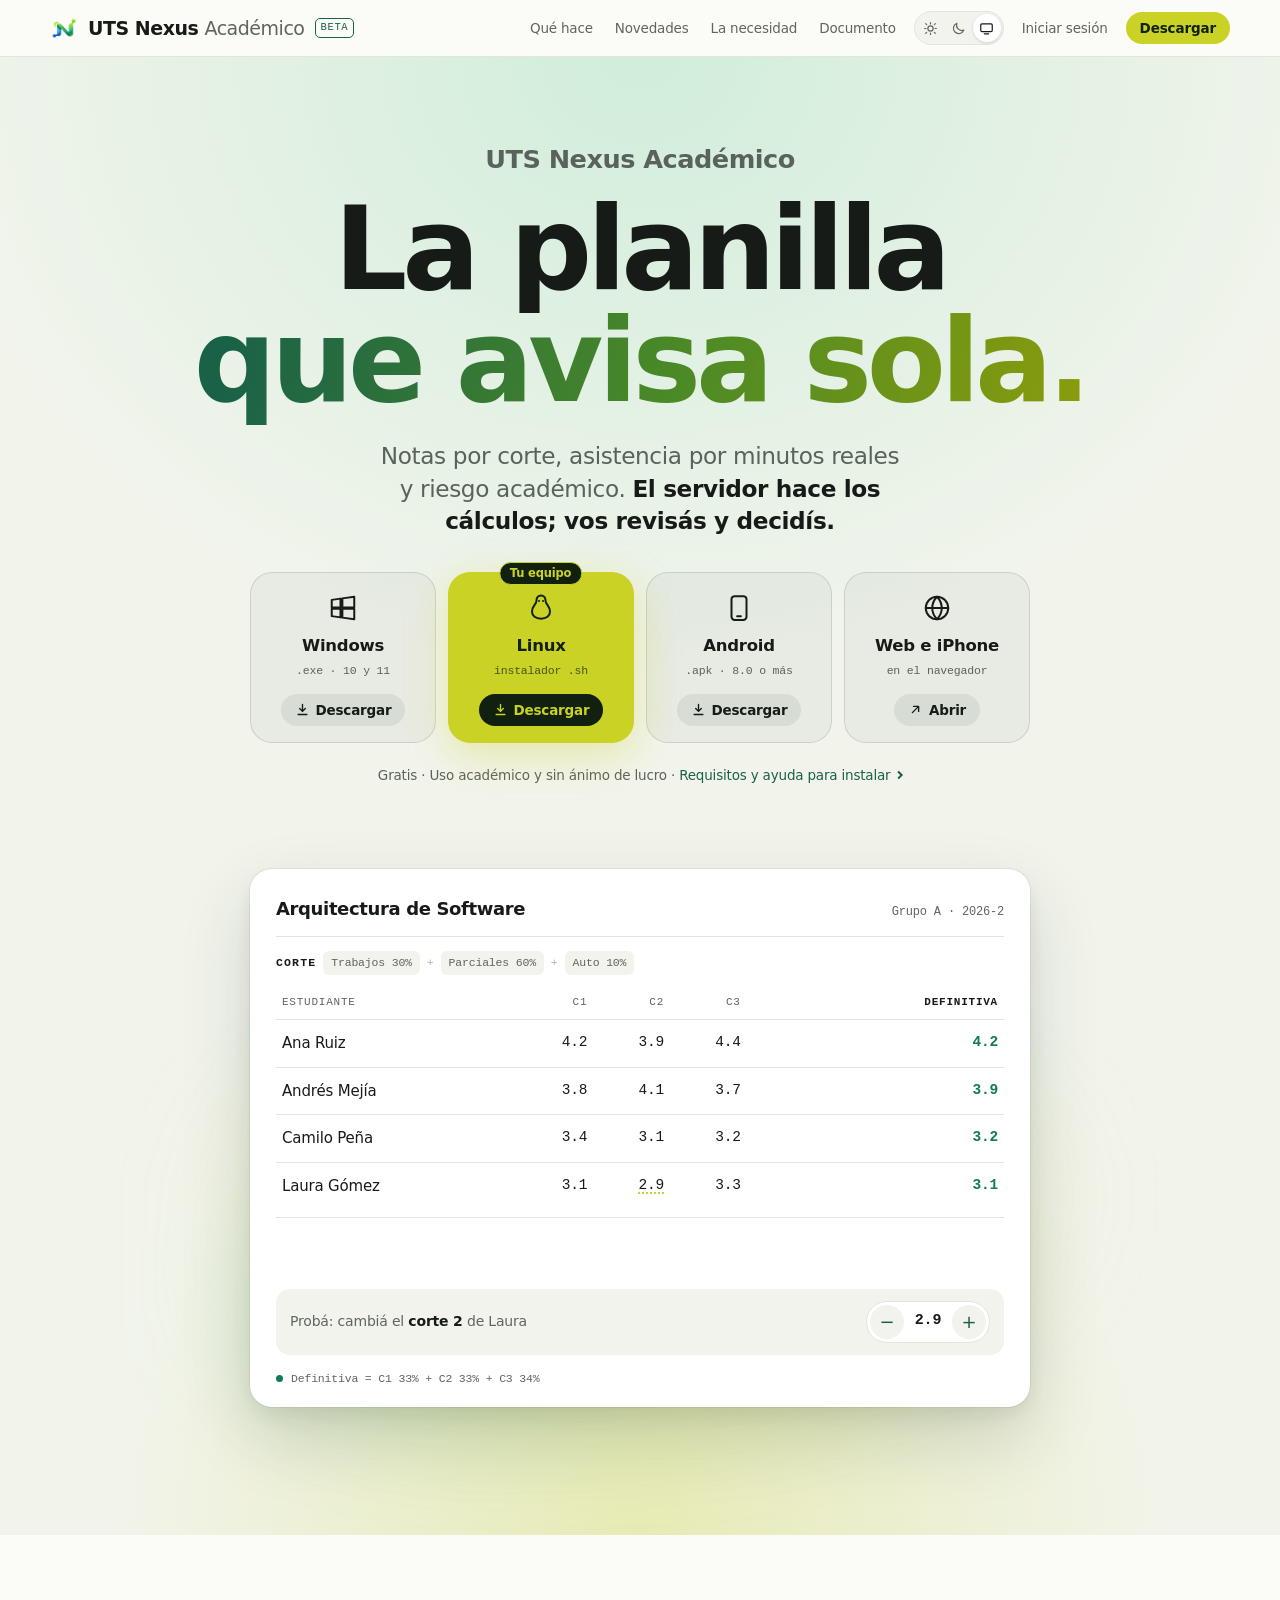
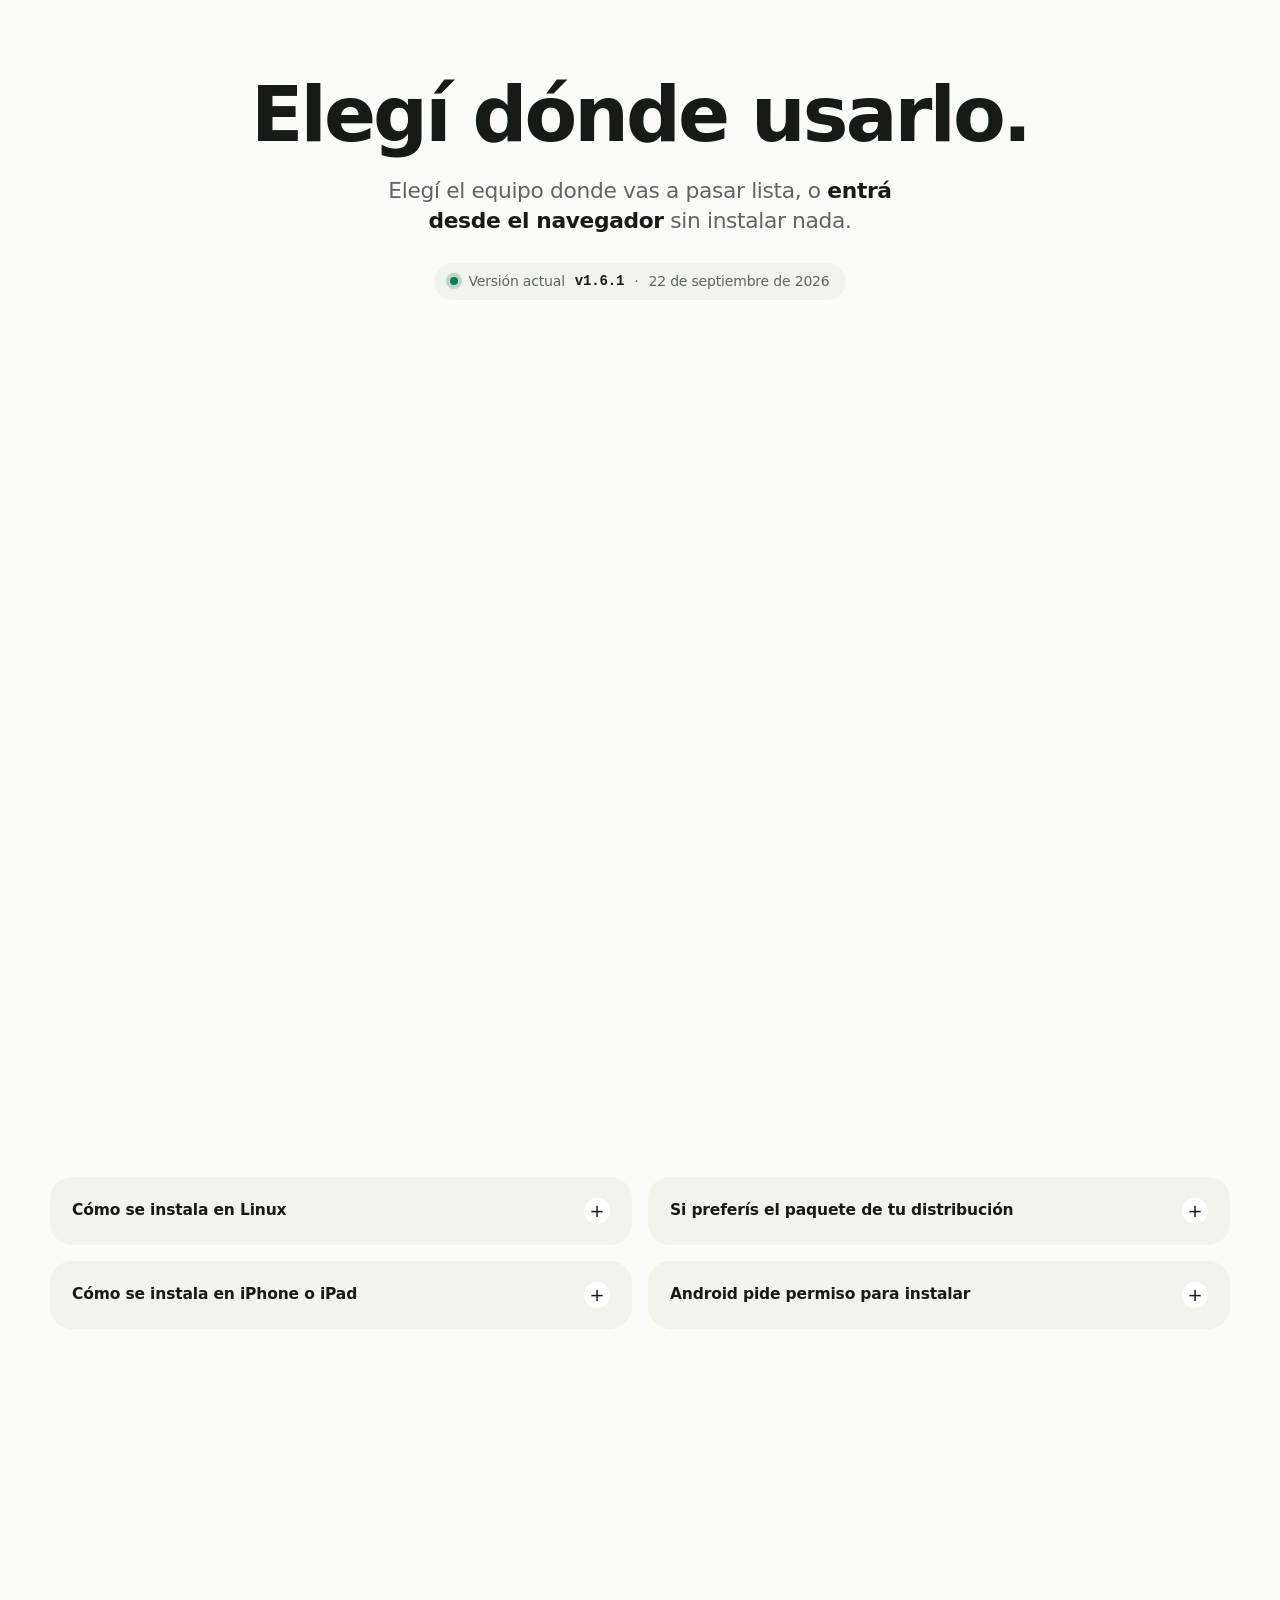
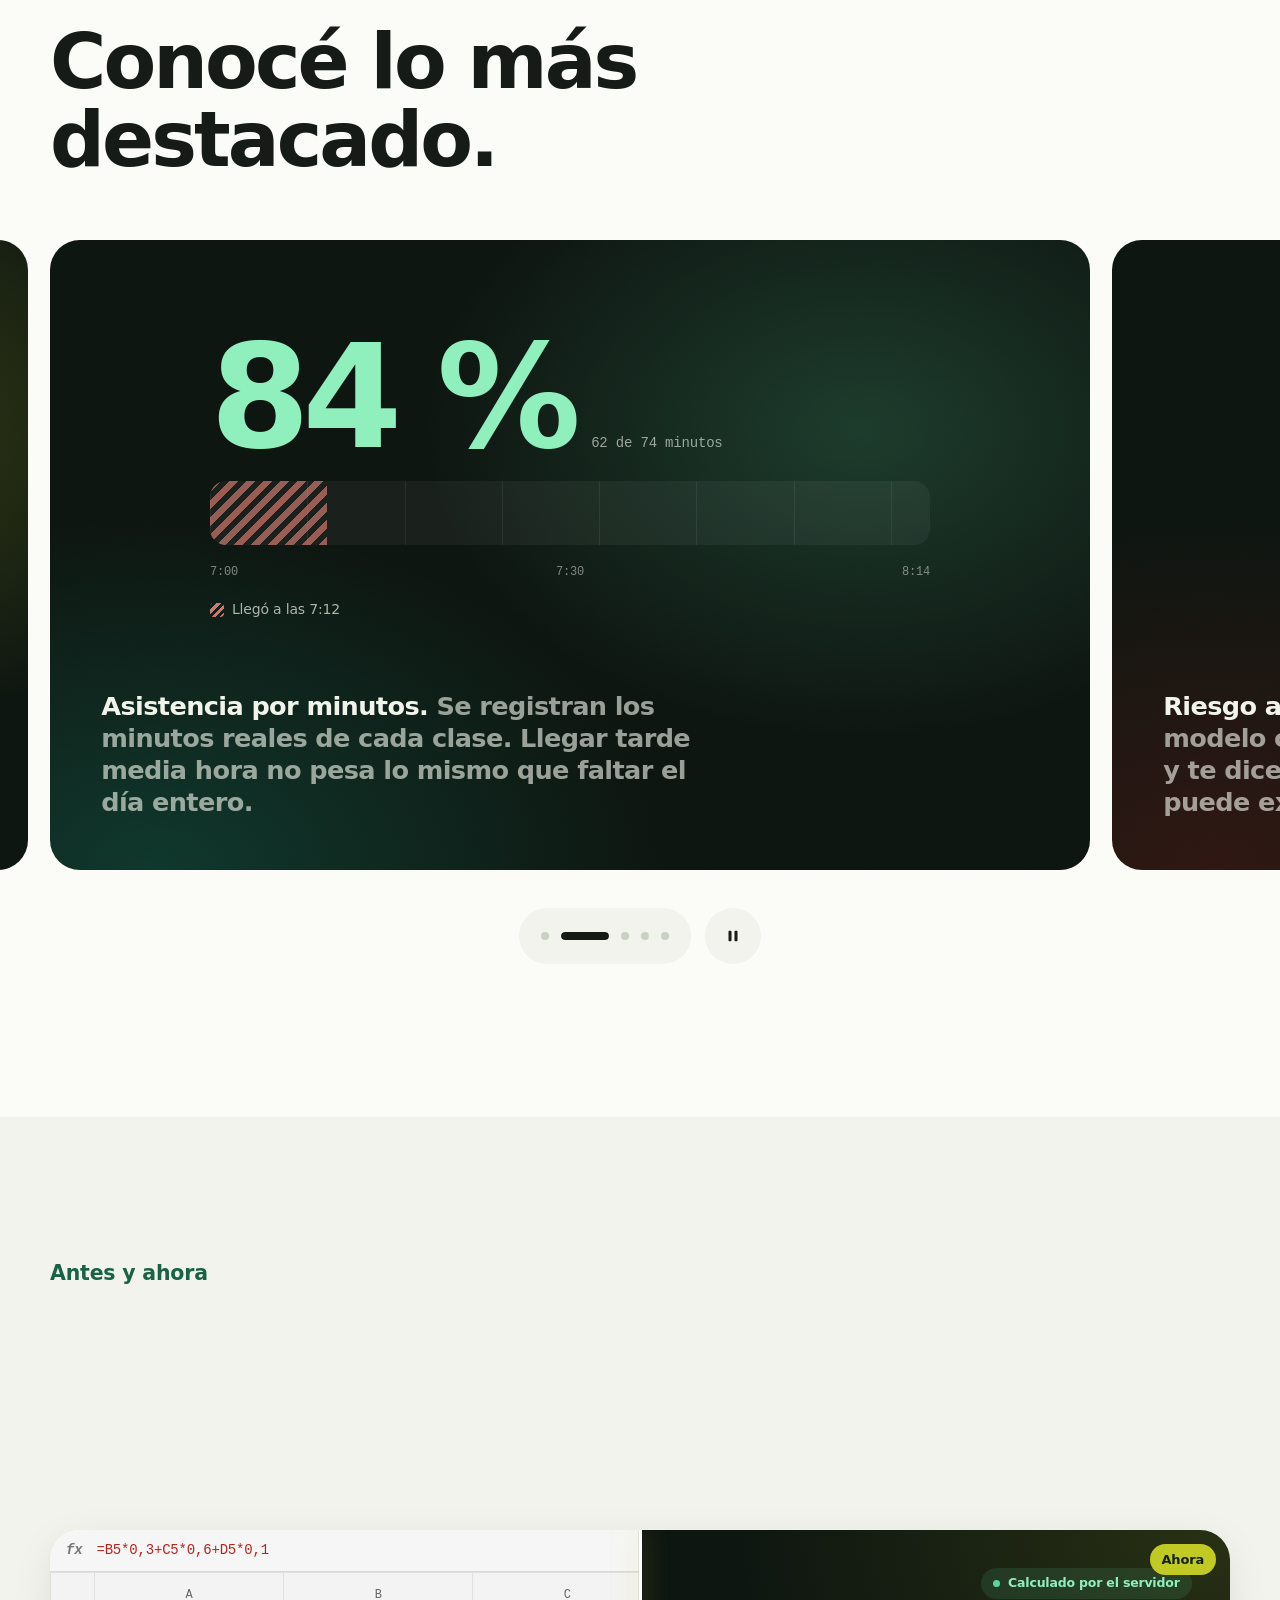
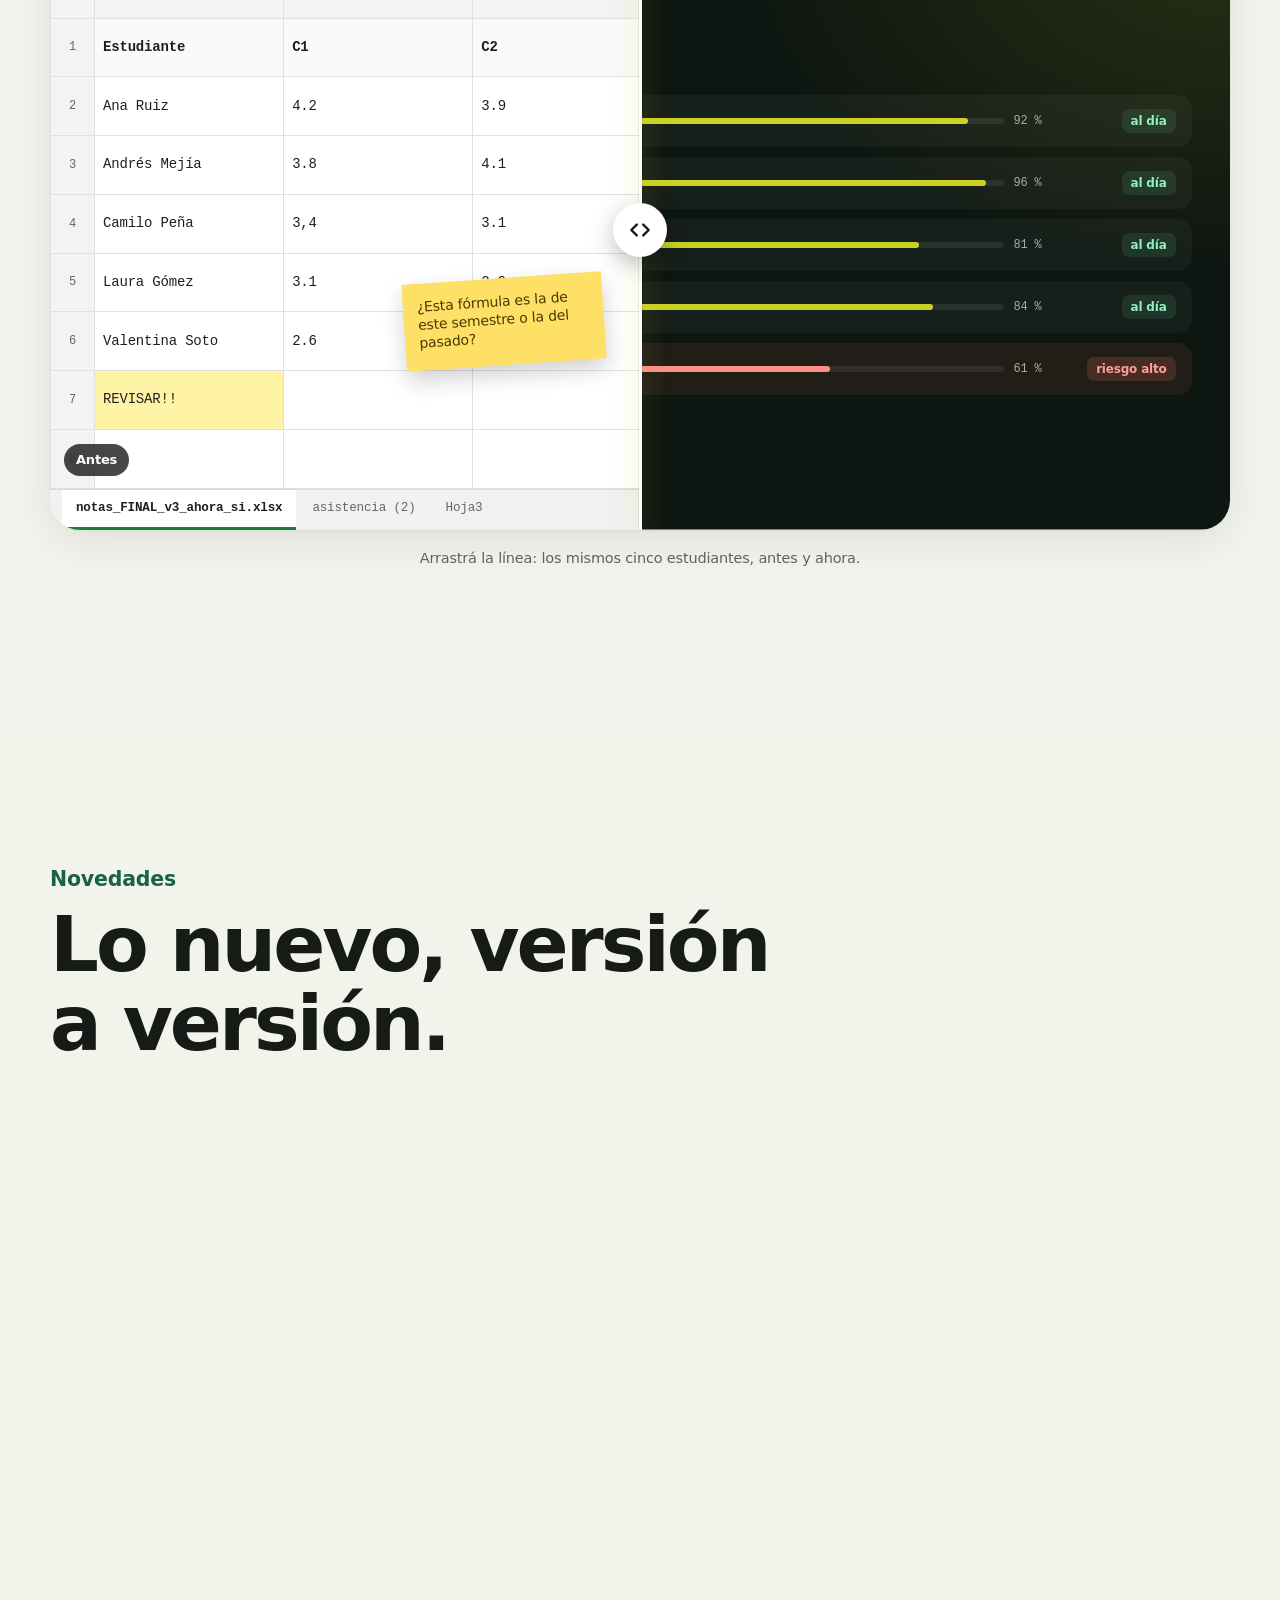
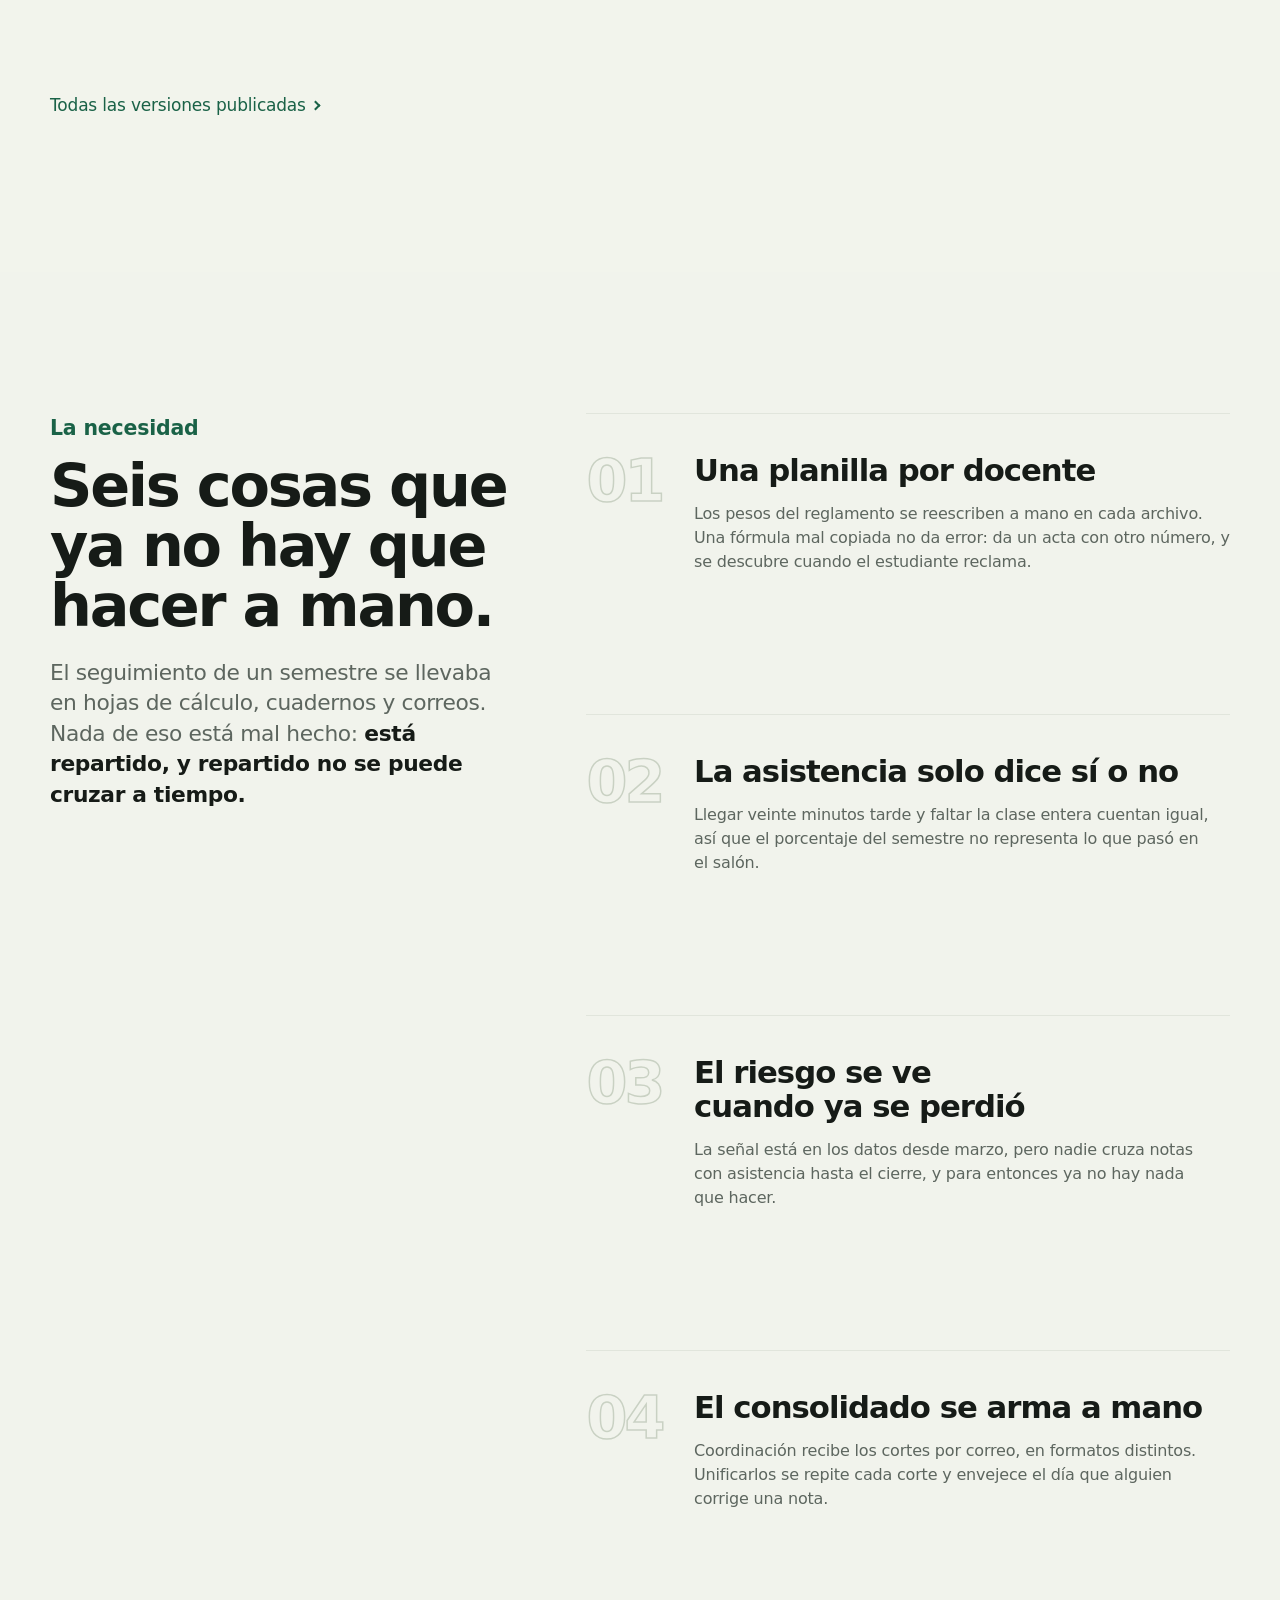
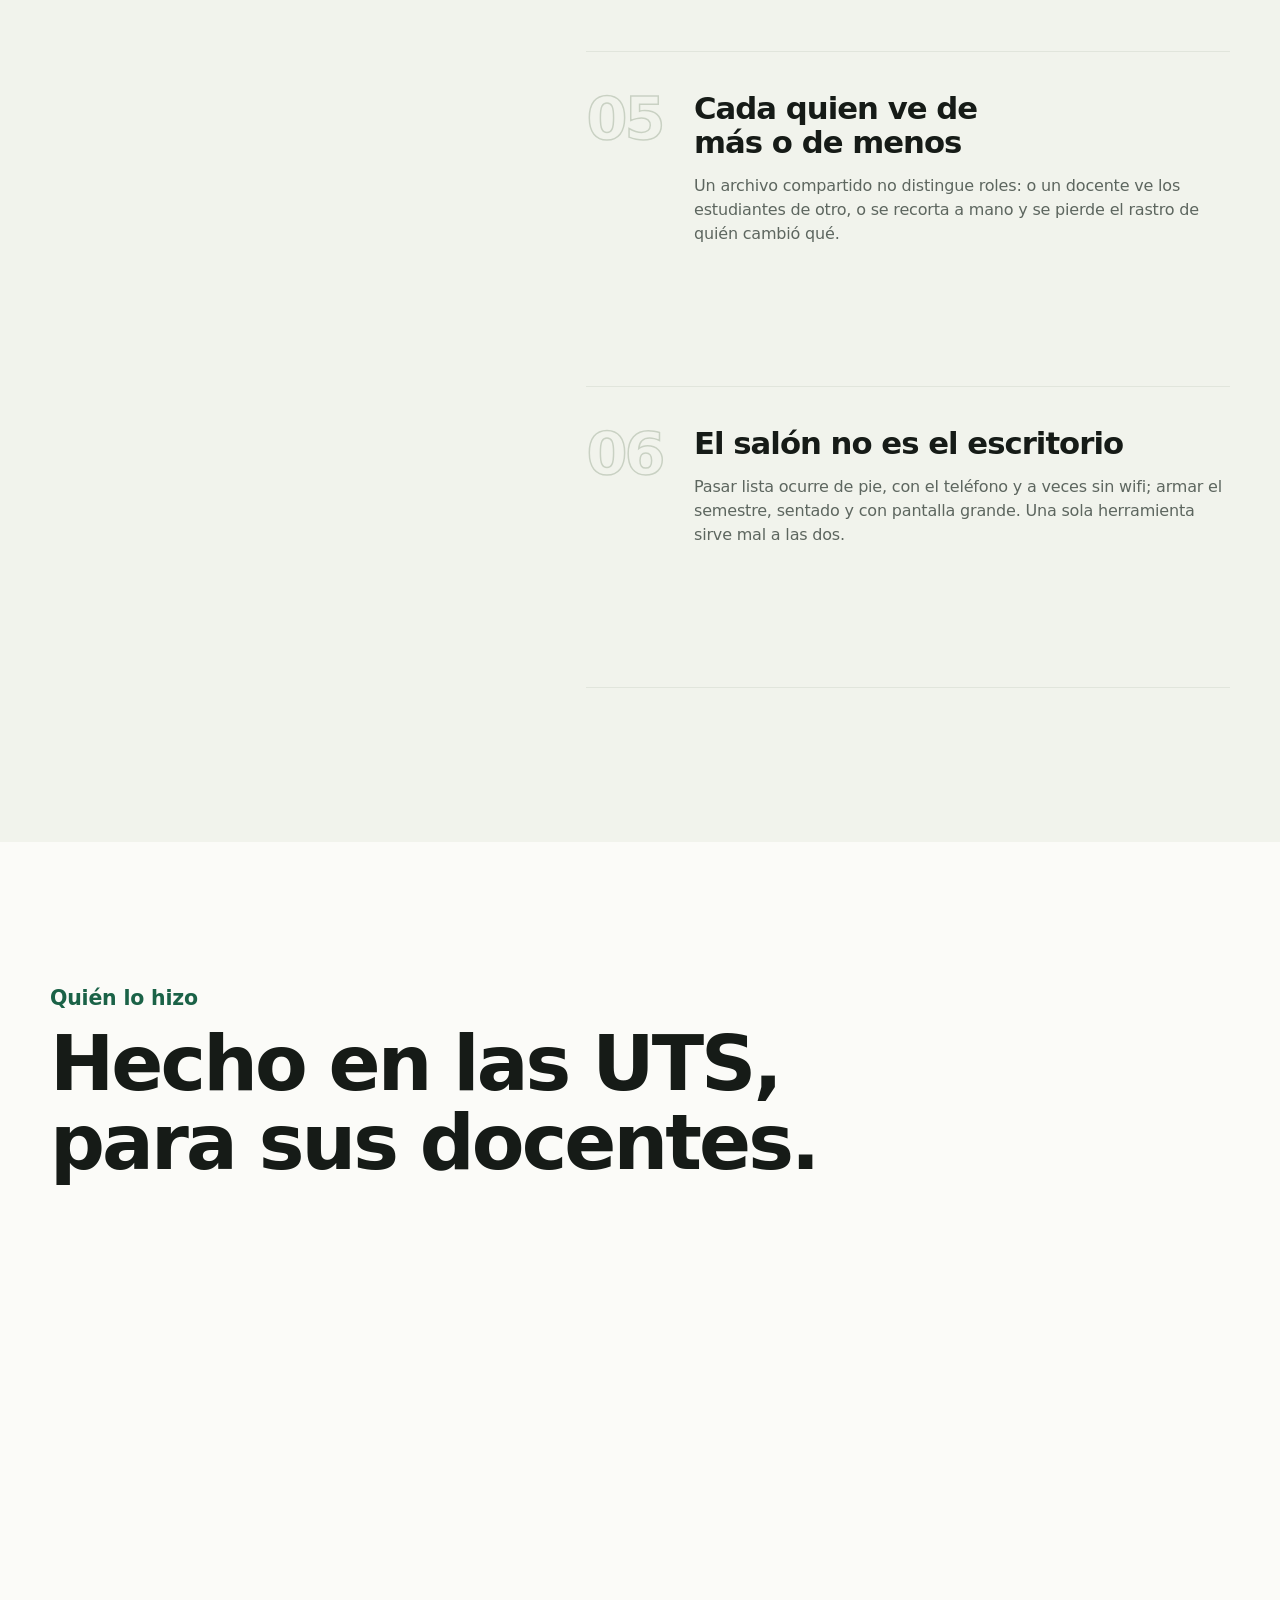
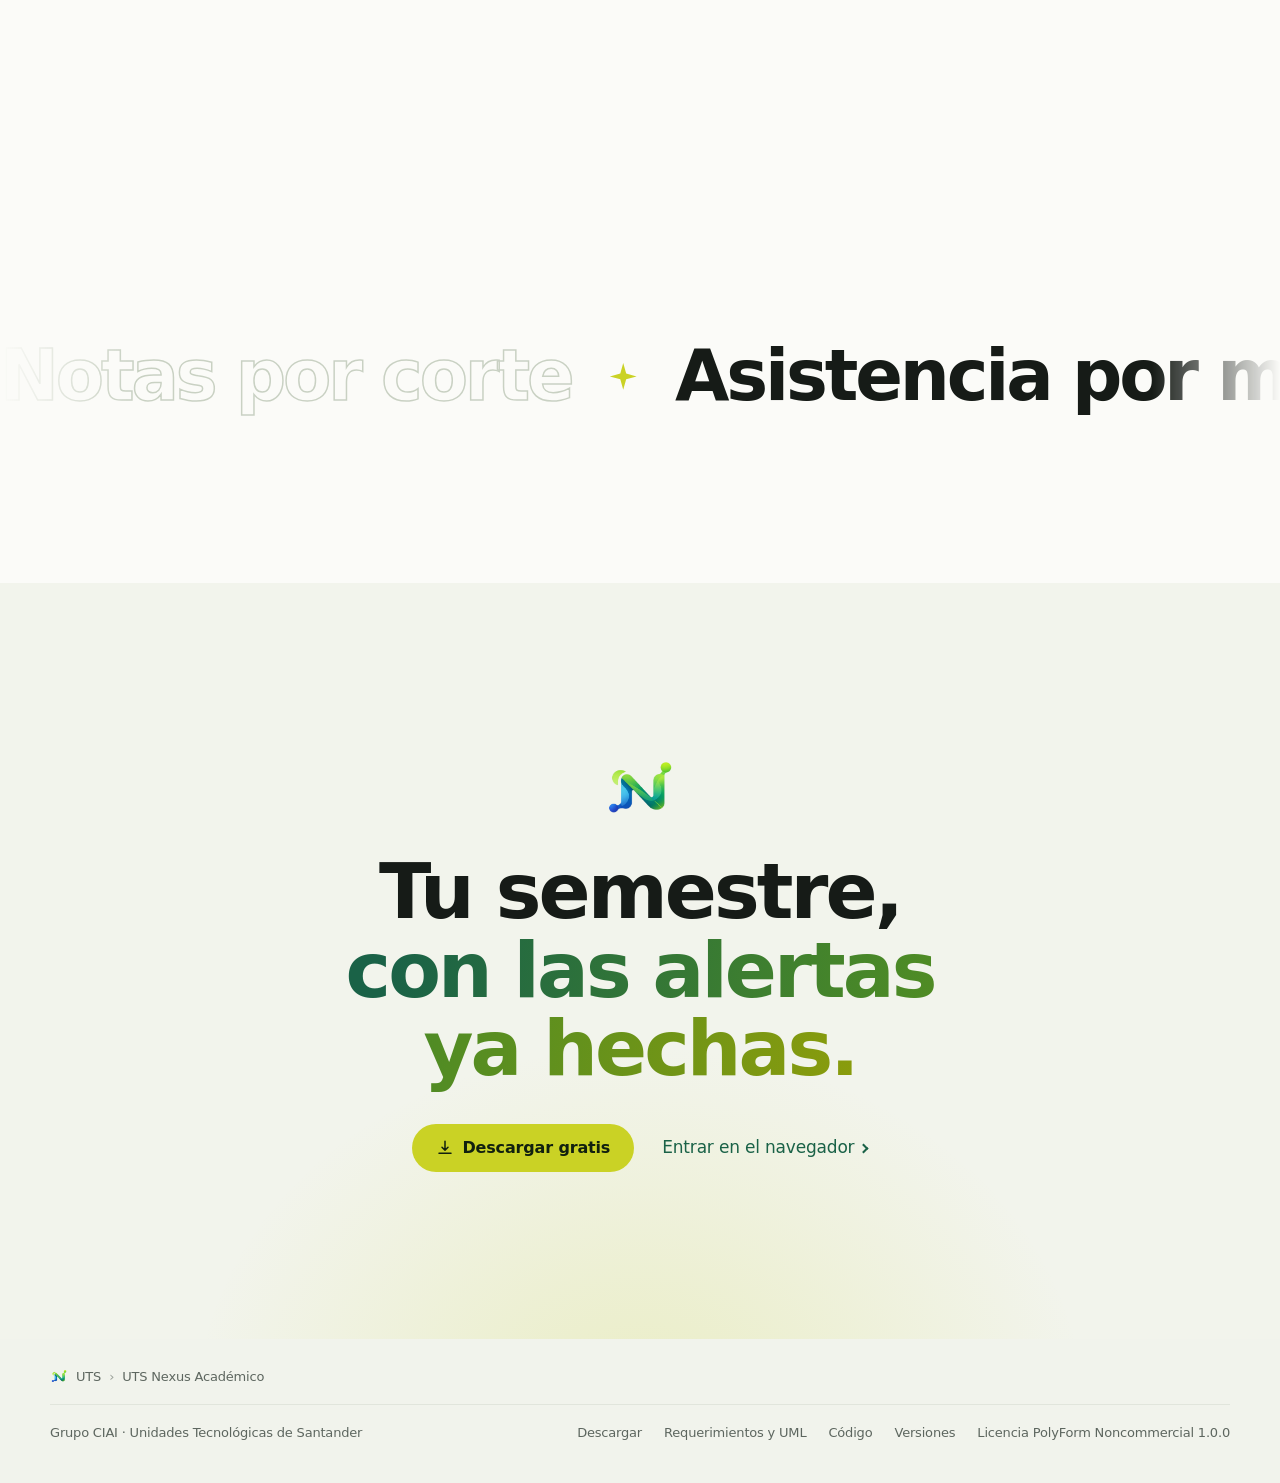
<file: index.html>
<!doctype html>
<html lang="es-CO">
<head>
<meta charset="utf-8">
<meta name="viewport" content="width=device-width, initial-scale=1">
<!-- Política de seguridad de contenido. En GitHub Pages no se pueden poner
     cabeceras HTTP, así que va aquí, en una etiqueta `meta`, que cubre todo
     menos `frame-ancestors` y los informes. No hay ni un guion ni un estilo
     en línea en la página, y por eso no hace falta `unsafe-inline` ni
     recalcular hashes cada vez que se edita algo. -->
<meta http-equiv="Content-Security-Policy" content="default-src 'none'; script-src 'self'; style-src 'self' https://fonts.googleapis.com; font-src https://fonts.gstatic.com; img-src 'self' data:; connect-src https://api.github.com https://nexusback.ciaiuts.com; manifest-src 'self'; base-uri 'none'; form-action 'none'; object-src 'none'; upgrade-insecure-requests">
<meta name="referrer" content="strict-origin-when-cross-origin">

<title>UTS Nexus Académico — Windows, Linux, Android y web</title>
<meta name="description" content="La planilla del semestre con las alertas ya hechas: notas por corte, asistencia por minutos reales y riesgo académico para docentes de las Unidades Tecnológicas de Santander. Gratis para Windows, Linux y Android, o desde el navegador.">
<meta name="author" content="Grupo CIAI — Unidades Tecnológicas de Santander">
<meta name="theme-color" content="#fbfbf8" id="metaTema">
<link rel="canonical" href="https://juandavid-dev-lang.github.io/utsnexus.github.io/">

<!-- Lo que muestran WhatsApp, Telegram y compañía al pegar el enlace. La
     imagen sale de herramientas/og.html; el `?v=` se sube cada vez que
     cambia, porque los servicios guardan la vieja por la dirección. -->
<meta property="og:type" content="website">
<meta property="og:site_name" content="UTS Nexus Académico">
<meta property="og:title" content="UTS Nexus Académico — La planilla que avisa sola">
<meta property="og:description" content="Notas por corte, asistencia por minutos y alertas de riesgo académico para docentes de las UTS. Gratis en Windows, Linux, Android, iPhone y web.">
<meta property="og:url" content="https://juandavid-dev-lang.github.io/utsnexus.github.io/">
<meta property="og:image" content="https://juandavid-dev-lang.github.io/utsnexus.github.io/assets/og.png?v=2">
<meta property="og:image:type" content="image/png">
<meta property="og:image:width" content="1200">
<meta property="og:image:height" content="630">
<meta property="og:image:alt" content="UTS Nexus Académico: la planilla que avisa sola. Gratis en Windows, Linux, Android, iPhone y web.">
<meta property="og:locale" content="es_CO">
<meta name="twitter:card" content="summary_large_image">
<meta name="twitter:title" content="UTS Nexus Académico — La planilla que avisa sola">
<meta name="twitter:description" content="Notas por corte, asistencia por minutos y alertas de riesgo académico para docentes de las UTS. Gratis en Windows, Linux, Android, iPhone y web.">
<meta name="twitter:image" content="https://juandavid-dev-lang.github.io/utsnexus.github.io/assets/og.png?v=2">

<link rel="icon" href="favicon.ico" sizes="32x32">
<link rel="icon" href="assets/favicon.png" type="image/png" sizes="64x64">
<link rel="apple-touch-icon" href="assets/apple-touch-icon.png">
<link rel="manifest" href="site.webmanifest">

<link rel="preconnect" href="https://fonts.googleapis.com">
<link rel="preconnect" href="https://fonts.gstatic.com" crossorigin>
<link href="https://fonts.googleapis.com/css2?family=Geist:wght@400;500;600;700&family=Geist+Mono:wght@400;500;600;700&display=swap" rel="stylesheet">

<!-- El tema guardado se aplica ANTES de la hoja de estilos: leerlo después
     deja un fogonazo del tema contrario en el primer fotograma. -->
<script src="assets/js/tema-inicial.js"></script>
<!-- La portada lleva sus propias hojas: el documento de requerimientos y
     la 404 siguen con las de siempre, que esta carpeta no toca. -->
<link rel="stylesheet" href="assets/css/portada/base.css">
<link rel="stylesheet" href="assets/css/portada/barra.css">
<link rel="stylesheet" href="assets/css/portada/hero.css">
<link rel="stylesheet" href="assets/css/portada/galeria.css">
<link rel="stylesheet" href="assets/css/portada/secciones.css">
<link rel="stylesheet" href="assets/css/portada/cambio.css">
<link rel="stylesheet" href="assets/css/portada/novedades.css">
<link rel="stylesheet" href="assets/css/portada/necesidad.css">
<link rel="stylesheet" href="assets/css/portada/creditos.css">
<link rel="stylesheet" href="assets/css/portada/movimiento.css">
<link rel="modulepreload" href="assets/js/app.js">

<script type="application/ld+json">
{
  "@context": "https://schema.org",
  "@graph": [
    {
      "@type": "SoftwareApplication",
      "@id": "https://juandavid-dev-lang.github.io/utsnexus.github.io/#app",
      "name": "UTS Nexus Académico",
      "description": "Seguimiento académico para docentes: notas por corte, asistencia por minutos reales y alerta temprana de riesgo académico.",
      "url": "https://juandavid-dev-lang.github.io/utsnexus.github.io/",
      "image": "https://juandavid-dev-lang.github.io/utsnexus.github.io/assets/og.png",
      "applicationCategory": "EducationalApplication",
      "operatingSystem": "Windows 10, Windows 11, Linux, Android 8.0, iOS (web instalable), Navegador web",
      "inLanguage": "es-CO",
      "releaseNotes": "https://github.com/JuanDavid-dev-lang/UTS_Nexus_Releases/releases/latest",
      "downloadUrl": "https://juandavid-dev-lang.github.io/utsnexus.github.io/#descargas",
      "license": "https://polyformproject.org/licenses/noncommercial/1.0.0/",
      "isAccessibleForFree": true,
      "offers": { "@type": "Offer", "price": "0", "priceCurrency": "COP" },
      "author": { "@id": "https://juandavid-dev-lang.github.io/utsnexus.github.io/#ciai" },
      "publisher": { "@id": "https://juandavid-dev-lang.github.io/utsnexus.github.io/#uts" }
    },
    {
      "@type": "Organization",
      "@id": "https://juandavid-dev-lang.github.io/utsnexus.github.io/#ciai",
      "name": "Grupo CIAI",
      "parentOrganization": { "@id": "https://juandavid-dev-lang.github.io/utsnexus.github.io/#uts" },
      "member": { "@type": "Person", "name": "Juan David Gómez Vargas", "jobTitle": "Desarrollo principal" }
    },
    {
      "@type": "CollegeOrUniversity",
      "@id": "https://juandavid-dev-lang.github.io/utsnexus.github.io/#uts",
      "name": "Unidades Tecnológicas de Santander",
      "alternateName": "UTS",
      "url": "https://www.uts.edu.co/"
    },
    {
      "@type": "WebSite",
      "@id": "https://juandavid-dev-lang.github.io/utsnexus.github.io/#sitio",
      "url": "https://juandavid-dev-lang.github.io/utsnexus.github.io/",
      "name": "UTS Nexus Académico",
      "inLanguage": "es-CO",
      "publisher": { "@id": "https://juandavid-dev-lang.github.io/utsnexus.github.io/#ciai" }
    }
  ]
}
</script>
</head>
<body>

<a class="saltar" href="#descargas">Saltar a las descargas</a>

<header class="barra">
  <span class="barra__progreso" id="progreso" aria-hidden="true"></span>
  <div class="barra__interior">
    <a class="marca" href="#inicio">
      <img class="marca__logo" src="assets/logo.png" alt="" width="28" height="28" decoding="async">
      <span class="marca__nombre">UTS Nexus <em>Académico</em></span>
      <!-- La etapa se dice, no se deduce: quien descarga tiene derecho a
           saber que instala algo en construcción antes de instalarlo. -->
      <span class="etapa">Beta</span>
    </a>

    <nav class="barra__nav" aria-label="Secciones">
      <div class="barra__enlaces" id="enlaces">
        <a href="#capacidades">Qué hace</a>
        <a href="#novedades">Novedades</a>
        <a href="#necesidad">La necesidad</a>
        <a href="requerimientos-uml.html">Documento</a>
      </div>

      <!-- Tres posiciones y no dos: con un interruptor de dos, quien lo toca
           una vez deja la página clavada en un tema. -->
      <div class="tema" role="group" aria-label="Tema de la página" data-activo="sistema">
        <span class="tema__indicador" aria-hidden="true"></span>
        <button class="tema__op" type="button" data-tema-op="claro" aria-pressed="false" title="Claro">
          <span class="visualmente-oculto">Tema claro</span>
          <svg viewBox="0 0 24 24" aria-hidden="true"><circle cx="12" cy="12" r="4.2"/><path d="M12 2.6v2.2M12 19.2v2.2M4.3 4.3l1.6 1.6M18.1 18.1l1.6 1.6M2.6 12h2.2M19.2 12h2.2M4.3 19.7l1.6-1.6M18.1 5.9l1.6-1.6"/></svg>
        </button>
        <button class="tema__op" type="button" data-tema-op="oscuro" aria-pressed="false" title="Oscuro">
          <span class="visualmente-oculto">Tema oscuro</span>
          <svg viewBox="0 0 24 24" aria-hidden="true"><path d="M20.5 14.6A8.6 8.6 0 0 1 9.4 3.5a8.6 8.6 0 1 0 11.1 11.1Z"/></svg>
        </button>
        <button class="tema__op" type="button" data-tema-op="sistema" aria-pressed="false" title="Seguir al sistema">
          <span class="visualmente-oculto">Seguir el tema del sistema</span>
          <svg viewBox="0 0 24 24" aria-hidden="true"><rect x="2.8" y="4.5" width="18.4" height="12.4" rx="2"/><path d="M8.5 20.5h7"/></svg>
        </button>
      </div>

      <a class="barra__entrar" href="https://utsnexusweb.ciaiuts.com/login" target="_blank" rel="noopener">Iniciar sesión</a>
      <a class="boton boton--lima boton--sm" href="#descargas">Descargar</a>

      <!-- Menú de teléfono: un popover nativo, sin guion para abrirlo. -->
      <button class="menu__boton" type="button" popovertarget="menu" aria-label="Abrir el menú">
        <svg viewBox="0 0 24 24" aria-hidden="true"><path d="M4 8h16M4 16h16"/></svg>
      </button>
      <div class="menu" id="menu" popover>
        <a href="#descargas"><svg viewBox="0 0 24 24" aria-hidden="true"><path d="M12 3v12m0 0 4-4m-4 4-4-4M4 19h16"/></svg>Descargar</a>
        <a href="#capacidades"><svg viewBox="0 0 24 24" aria-hidden="true"><path d="M4 6h16M4 12h10M4 18h7"/></svg>Qué hace</a>
        <a href="#novedades"><svg viewBox="0 0 24 24" aria-hidden="true"><path d="M12 3v6l4 2"/><circle cx="12" cy="12" r="9"/></svg>Novedades</a>
        <a href="#necesidad"><svg viewBox="0 0 24 24" aria-hidden="true"><circle cx="12" cy="12" r="9"/><path d="M12 8v4.5M12 16h.01"/></svg>La necesidad</a>
        <a href="#creditos"><svg viewBox="0 0 24 24" aria-hidden="true"><circle cx="12" cy="8" r="4"/><path d="M4 20a8 8 0 0 1 16 0"/></svg>Quién lo hizo</a>
        <a href="requerimientos-uml.html"><svg viewBox="0 0 24 24" aria-hidden="true"><path d="M6 3h8l4 4v14H6z"/><path d="M14 3v4h4M9 12h6M9 16h6"/></svg>Requerimientos y UML</a>
        <a href="https://utsnexusweb.ciaiuts.com/login" target="_blank" rel="noopener"><svg viewBox="0 0 24 24" aria-hidden="true"><path d="M15 3h4a2 2 0 0 1 2 2v14a2 2 0 0 1-2 2h-4"/><path d="M10 17l5-5-5-5M15 12H3"/></svg>Iniciar sesión</a>
      </div>
    </nav>
  </div>
</header>

<main id="inicio">

  <!-- ── Hero ─────────────────────────────────────────────────────────────
       Titular centrado y enorme, una acción, y debajo la planilla como la
       foto del producto. -->
  <section class="hero">
    <div class="hero__texto envoltorio">
      <p class="hero__producto">UTS Nexus Académico</p>
      <h1 class="hero__titulo">
        La planilla<br>
        <span class="texto-brillo">que avisa sola.</span>
      </h1>
      <p class="hero__entrada">
        Notas por corte, asistencia por minutos reales y riesgo académico.
        <b>El servidor hace los cálculos; vos revisás y decidís.</b>
      </p>
      <!-- Lo primero que se ve: la descarga, sin bajar. Cada botón entrega el
           archivo directo —los mismos enlaces que las tarjetas de abajo, y
           `descargas.js` actualiza los dos a la vez— y el del equipo desde el
           que se mira se enciende en lima. -->
      <nav class="dock" aria-label="Descargar UTS Nexus">
        <a class="dock__op" data-plataforma="windows" data-descarga="windows" href="https://www.dropbox.com/scl/fi/b7x8vsajh5q1isjp0kbuy/UTS-Nexus-Academico-Windows.exe?rlkey=fea1cre2x5lykdjhcf9n5cr5a&st=ejqfy6he&dl=1" aria-label="Descargar para Windows">
          <svg viewBox="0 0 24 24" aria-hidden="true"><path d="M3 5.5 10 4.5v7H3v-6ZM11.5 4.3 21 3v8.5h-9.5v-7.2ZM3 12.5h7v7L3 18.5v-6ZM11.5 12.5H21V21l-9.5-1.3v-7.2Z"/></svg><span class="dock__nombre">Windows</span><span class="dock__formato">.exe · 10 y 11</span><span class="dock__accion"><svg viewBox="0 0 24 24"><path d="M12 4v11m0 0 4.5-4.5M12 15l-4.5-4.5M5 20h14"/></svg>Descargar</span>
        </a>
        <a class="dock__op" data-plataforma="linux" href="https://github.com/JuanDavid-dev-lang/UTS_Nexus_Releases/releases/latest/download/instalar-uts-nexus.sh" aria-label="Descargar el instalador para Linux">
          <svg viewBox="0 0 24 24" aria-hidden="true"><path d="M12 2c2.2 0 3.6 1.7 3.6 3.9 0 1.3.5 2.2 1.4 3.4 1.4 1.9 2.2 3.6 2.2 5.6 0 3.3-3 5.6-7.2 5.6S4.8 18.2 4.8 14.9c0-2 .8-3.7 2.2-5.6.9-1.2 1.4-2.1 1.4-3.4C8.4 3.7 9.8 2 12 2Z"/><path d="M10.4 6.3h.01M13.6 6.3h.01"/></svg><span class="dock__nombre">Linux</span><span class="dock__formato">instalador .sh</span><span class="dock__accion"><svg viewBox="0 0 24 24"><path d="M12 4v11m0 0 4.5-4.5M12 15l-4.5-4.5M5 20h14"/></svg>Descargar</span>
        </a>
        <a class="dock__op" data-plataforma="android" data-descarga="android" href="https://www.dropbox.com/scl/fi/a8tjol3iwgh20hwf2ni5k/UTS-Nexus-Academico-Android.apk?rlkey=3q4cnw4677rydinkov0h1yj8d&st=la92phz1&dl=1" aria-label="Descargar para Android">
          <svg viewBox="0 0 24 24" aria-hidden="true"><rect x="6" y="2.5" width="12" height="19" rx="2.5"/><path d="M10.5 18.5h3"/></svg><span class="dock__nombre">Android</span><span class="dock__formato">.apk · 8.0 o más</span><span class="dock__accion"><svg viewBox="0 0 24 24"><path d="M12 4v11m0 0 4.5-4.5M12 15l-4.5-4.5M5 20h14"/></svg>Descargar</span>
        </a>
        <a class="dock__op" data-plataforma="web" href="https://utsnexusweb.ciaiuts.com" target="_blank" rel="noopener" aria-label="Abrir la versión web, también para iPhone y iPad">
          <svg viewBox="0 0 24 24" aria-hidden="true"><circle cx="12" cy="12" r="9"/><path d="M3 12h18M12 3c2.5 2.6 3.8 5.7 3.8 9S14.5 18.4 12 21c-2.5-2.6-3.8-5.7-3.8-9S9.5 5.6 12 3Z"/></svg><span class="dock__nombre">Web e iPhone</span><span class="dock__formato">en el navegador</span><span class="dock__accion"><svg viewBox="0 0 24 24"><path d="M7 17 17 7M9 7h8v8"/></svg>Abrir</span>
        </a>
      </nav>
      <p class="hero__nota">Gratis · Uso académico y sin ánimo de lucro · <a class="flecha" href="#descargas">Requisitos y ayuda para instalar</a></p>
    </div>

    <!-- Planilla real, con los pesos reales del reglamento. Las filas van
         escritas con la definitiva ya calculada (C1 33 % + C2 33 % + C3
         34 %): se ven sin JavaScript y las lee un buscador. Y se puede
         TOCAR: cambiar una nota la recalcula, la reordena y mueve la línea
         del 3.0. -->
    <div class="hero__escena">
      <figure class="planilla" id="planilla">
        <figcaption class="planilla__cab">
          <span class="planilla__materia">Arquitectura de Software</span>
          <span class="planilla__periodo">Grupo A · 2026-2</span>
        </figcaption>

        <div class="planilla__formula" aria-hidden="true">
          <span>Corte</span>
          <b>Trabajos 30%</b><i>+</i><b>Parciales 60%</b><i>+</i><b>Auto 10%</b>
        </div>

        <table class="tabla">
          <caption class="visualmente-oculto">
            Notas de ejemplo por corte y nota definitiva. La definitiva se calcula
            con los pesos 33%, 33% y 34%. Se aprueba desde 3.0.
          </caption>
          <thead>
            <tr>
              <th scope="col" class="tabla__est">Estudiante</th>
              <th scope="col">C1</th>
              <th scope="col">C2</th>
              <th scope="col">C3</th>
              <th scope="col" class="tabla__def">Definitiva</th>
            </tr>
          </thead>
          <tbody id="filas">
            <tr class="fila" data-nombre="Ana Ruiz" data-c1="4.2" data-c2="3.9" data-c3="4.4"><td>Ana Ruiz</td><td>4.2</td><td>3.9</td><td>4.4</td><td class="def def--alta">4.2</td></tr>
            <tr class="fila" data-nombre="Andrés Mejía" data-c1="3.8" data-c2="4.1" data-c3="3.7"><td>Andrés Mejía</td><td>3.8</td><td>4.1</td><td>3.7</td><td class="def def--alta">3.9</td></tr>
            <tr class="fila" data-nombre="Camilo Peña" data-c1="3.4" data-c2="3.1" data-c3="3.2"><td>Camilo Peña</td><td>3.4</td><td>3.1</td><td>3.2</td><td class="def def--alta">3.2</td></tr>
            <tr class="fila" data-nombre="Laura Gómez" data-c1="3.1" data-c2="2.9" data-c3="3.3" data-editable="c2"><td>Laura Gómez</td><td>3.1</td><td class="celda--viva">2.9</td><td>3.3</td><td class="def def--alta">3.1</td></tr>
            <tr class="fila" data-nombre="Valentina Soto" data-c1="2.6" data-c2="2.2" data-c3="2.4" data-reprueba="si"><td>Valentina Soto</td><td>2.6</td><td>2.2</td><td>2.4</td><td class="def def--baja">2.4<span class="marca-riesgo">riesgo alto</span></td></tr>
          </tbody>
        </table>

        <div class="umbral" id="umbral" aria-hidden="true">
          <span class="umbral__etiqueta">3.0 · aprueba</span>
        </div>

        <!-- Solo con JavaScript: sin él no hay nada que recalcular, y un
             botón muerto es peor que ninguno. -->
        <div class="probar" id="probar" hidden>
          <p class="probar__texto">Probá: cambiá el <b>corte 2</b> de Laura</p>
          <div class="paso" role="group" aria-label="Nota del corte 2 de Laura Gómez">
            <button class="paso__boton" type="button" data-paso="-0.3" aria-label="Bajar 0,3">−</button>
            <output class="paso__valor" id="paso-valor" for="filas" aria-live="polite">2.9</output>
            <button class="paso__boton" type="button" data-paso="0.3" aria-label="Subir 0,3">+</button>
          </div>
        </div>

        <p class="planilla__pie">
          <span class="punto" aria-hidden="true"></span>
          Definitiva = C1&nbsp;33% + C2&nbsp;33% + C3&nbsp;34%
        </p>
      </figure>
    </div>
  </section>

  <!-- ── Descargas: la rejilla de modelos ───────────────────────────────── -->
  <section class="seccion" id="descargas" aria-labelledby="t-descargas">
    <div class="envoltorio">
      <header class="seccion__cab seccion__cab--centro">
        <h2 class="titulo" id="t-descargas">Elegí dónde usarlo.</h2>
        <p class="entrada">Elegí el equipo donde vas a pasar lista, o <b>entrá desde el navegador</b> sin instalar nada.</p>
        <!-- La versión vigente, leída de los Releases. Escrita a mano como
             respaldo; `novedades.js` la actualiza con la misma respuesta que
             alimenta la sección de novedades. -->
        <p class="version" id="version-actual">
          <span class="version__punto" aria-hidden="true"></span>
          Versión actual <b>v1.6.1</b> · <time datetime="2026-09-22">22 de septiembre de 2026</time>
        </p>
      </header>

      <div class="modelos">

        <article class="tarjeta revela" data-plataforma="windows">
          <div class="tarjeta__icono" aria-hidden="true">
            <svg viewBox="0 0 24 24"><path d="M3 5.5 10 4.5v7H3v-6ZM11.5 4.3 21 3v8.5h-9.5v-7.2ZM3 12.5h7v7L3 18.5v-6ZM11.5 12.5H21V21l-9.5-1.3v-7.2Z"/></svg>
          </div>
          <h3 class="tarjeta__titulo">Windows</h3>
          <p class="tarjeta__formato">Instalador .exe</p>
          <p class="tarjeta__desc">La aplicación de escritorio: pantalla completa, teclado, gráficos y reportes en PDF.</p>
          <!-- Archivo directo en Dropbox. El publicador de versiones lo
               sobrescribe en su sitio, así que siempre entrega la última. Sin
               `target="_blank"`: se sirve como adjunto y la página no se mueve. -->
          <a class="boton boton--tinta" href="https://www.dropbox.com/scl/fi/b7x8vsajh5q1isjp0kbuy/UTS-Nexus-Academico-Windows.exe?rlkey=fea1cre2x5lykdjhcf9n5cr5a&st=ejqfy6he&dl=1" data-descarga="windows">
            Descargar
          </a>
          <dl class="requisitos">
            <div><dt>Sistema</dt><dd>Windows 10 u 11 · 64 bits</dd></div>
            <div><dt>Archivo</dt><dd>Instalador .exe</dd></div>
            <div><dt>Se actualiza</dt><dd>Sola, desde la app</dd></div>
          </dl>
        </article>

        <article class="tarjeta revela" data-plataforma="linux">
          <div class="tarjeta__icono" aria-hidden="true">
            <svg viewBox="0 0 24 24"><path d="M12 2c2.2 0 3.6 1.7 3.6 3.9 0 1.3.5 2.2 1.4 3.4 1.4 1.9 2.2 3.6 2.2 5.6 0 3.3-3 5.6-7.2 5.6S4.8 18.2 4.8 14.9c0-2 .8-3.7 2.2-5.6.9-1.2 1.4-2.1 1.4-3.4C8.4 3.7 9.8 2 12 2Z"/><path d="M10.4 6.3h.01M13.6 6.3h.01"/><path d="M10.9 8.6h2.2l-1.1 1.3z"/><path d="M9.2 20.3 7.6 22M14.8 20.3 16.4 22"/></svg>
          </div>
          <h3 class="tarjeta__titulo">Linux</h3>
          <p class="tarjeta__formato">Instalador .sh · 15 KB</p>
          <p class="tarjeta__desc">La misma aplicación de escritorio, para quien da clase desde Ubuntu, Mint o Fedora.</p>
          <!-- El instalador y no la AppImage suelta: la deja en el menú con su
               icono y sabe desinstalarla. `releases/latest/download/…` siempre
               entrega el último. -->
          <a class="boton boton--tinta" href="https://github.com/JuanDavid-dev-lang/UTS_Nexus_Releases/releases/latest/download/instalar-uts-nexus.sh">
            Descargar
          </a>
          <dl class="requisitos">
            <div><dt>Sistema</dt><dd>Cualquier distribución · 64 bits</dd></div>
            <div><dt>Instala</dt><dd>Sin contraseña de administrador</dd></div>
            <div><dt>Se actualiza</dt><dd>Sola, desde la app</dd></div>
          </dl>
        </article>

        <article class="tarjeta revela" data-plataforma="android">
          <div class="tarjeta__icono" aria-hidden="true">
            <svg viewBox="0 0 24 24"><rect x="6" y="2.5" width="12" height="19" rx="2.5"/><path d="M10.5 18.5h3"/></svg>
          </div>
          <h3 class="tarjeta__titulo">Android</h3>
          <p class="tarjeta__formato">Paquete .apk</p>
          <p class="tarjeta__desc">Para el salón: pasás asistencia y subís notas desde el teléfono, sin depender del portátil.</p>
          <a class="boton boton--tinta" href="https://www.dropbox.com/scl/fi/a8tjol3iwgh20hwf2ni5k/UTS-Nexus-Academico-Android.apk?rlkey=3q4cnw4677rydinkov0h1yj8d&st=la92phz1&dl=1" data-descarga="android">
            Descargar
          </a>
          <dl class="requisitos">
            <div><dt>Sistema</dt><dd>Android 8.0 o superior</dd></div>
            <div><dt>Archivo</dt><dd>Paquete .apk</dd></div>
            <div><dt>Se actualiza</dt><dd>Sola, desde Ajustes</dd></div>
          </dl>
        </article>

        <article class="tarjeta revela" data-plataforma="web">
          <div class="tarjeta__icono" aria-hidden="true">
            <svg viewBox="0 0 24 24"><circle cx="12" cy="12" r="9"/><path d="M3 12h18M12 3c2.5 2.6 3.8 5.7 3.8 9S14.5 18.4 12 21c-2.5-2.6-3.8-5.7-3.8-9S9.5 5.6 12 3Z"/></svg>
          </div>
          <h3 class="tarjeta__titulo">Web e iPhone</h3>
          <p class="tarjeta__formato">En el navegador</p>
          <p class="tarjeta__desc">Sin instalar nada, desde cualquier equipo prestado. En iPhone y iPad queda como una app más, con su icono.</p>
          <a class="boton boton--lima" href="https://utsnexusweb.ciaiuts.com" target="_blank" rel="noopener">
            Entrar
          </a>
          <dl class="requisitos">
            <div><dt>Sistema</dt><dd>Cualquier navegador actual</dd></div>
            <div><dt>iPhone y iPad</dt><dd>Desde Safari</dd></div>
            <div><dt>Incluye</dt><dd>Notas, asistencia y riesgo</dd></div>
            <div><dt>Se actualiza</dt><dd>Sola, al abrirla</dd></div>
          </dl>
        </article>

      </div>

      <!-- Ayuda de instalación, plegada: quien la necesita la abre. -->
      <div class="ayuda">
        <details class="ayuda__item">
          <summary>Cómo se instala en Linux</summary>
          <div class="ayuda__cuerpo">
            Descargá el instalador y abrí un terminal en la carpeta de descargas:
            <code>bash instalar-uts-nexus.sh</code>. Con <code>bash</code> delante
            no hace falta darle permiso de ejecución. Descarga la aplicación, la
            deja en el menú con su icono y también sabe desinstalarla. No pide
            contraseña: todo va dentro de tu carpeta personal.
          </div>
        </details>
        <details class="ayuda__item">
          <summary>Si preferís el paquete de tu distribución</summary>
          <div class="ayuda__cuerpo">
            El <code>.deb</code>, el <code>.rpm</code> y la <code>.AppImage</code>
            suelta están en
            <a href="https://github.com/JuanDavid-dev-lang/UTS_Nexus_Releases/releases/latest" target="_blank" rel="noopener">la publicación</a>.
            El <code>.deb</code> y el <code>.rpm</code> piden contraseña porque
            escriben en <code>/usr</code>.
          </div>
        </details>
        <!-- iPhone no instala nada que no venga de la App Store, y publicar
             allí cuesta una cuenta de pago de Apple. Lo que sí deja es añadir
             una web a la pantalla de inicio: queda con su icono, a pantalla
             completa y sin la barra de Safari. -->
        <details class="ayuda__item" id="ayuda-iphone">
          <summary>Cómo se instala en iPhone o iPad</summary>
          <div class="ayuda__cuerpo">
            Abrí <a href="https://utsnexusweb.ciaiuts.com" target="_blank" rel="noopener">utsnexusweb.ciaiuts.com</a>
            en <b>Safari</b>, tocá <b>Compartir</b> (el cuadrado con la flecha
            hacia arriba) y elegí <b>Añadir a pantalla de inicio</b>. Queda con
            su icono y se abre a pantalla completa. Tiene que ser Safari: en
            otros navegadores del iPhone esa opción no siempre aparece. Es la
            versión web, así que incluye materias, notas, asistencia y riesgo.
          </div>
        </details>
        <details class="ayuda__item">
          <summary>Android pide permiso para instalar</summary>
          <div class="ayuda__cuerpo">
            No está en Play Store, así que la primera vez el teléfono pide
            permiso para instalar desde fuera de la tienda. Aceptás una vez y
            las siguientes actualizaciones ya entran solas.
          </div>
        </details>
      </div>
    </div>
  </section>

  <!-- ── Lo más destacado ─────────────────────────────────────────────────
       Una galería horizontal, una idea por tarjeta y cada una con su luz.
       Sin guion se desliza igual; con él avanza sola y se puede pausar. -->
  <section class="seccion" id="capacidades" aria-labelledby="t-capacidades">
    <div class="envoltorio">
      <header class="seccion__cab">
        <h2 class="titulo" id="t-capacidades">Conocé lo más destacado.</h2>
      </header>
    </div>

    <div class="galeria">
      <ol class="galeria__pista" id="galeria-pista" tabindex="0" aria-label="Lo más destacado, se desliza a los lados">

        <li class="momento momento--notas" data-titulo="Notas por corte">
          <p class="momento__texto">
            <b>Notas por corte.</b> Trabajos, parciales y autoevaluación con los
            pesos del reglamento. Lo calcula el servidor, así que en los tres
            lados sale el mismo número.
          </p>
          <div class="momento__visual pesos revela" aria-hidden="true">
            <div class="pesos__cab">
              <span class="pesos__corte">Corte 1 · Laura Gómez</span>
              <span class="pesos__total">4.1</span>
            </div>
            <div class="pesos__barra">
              <span class="tramo"><b>3.8</b><span>Trabajos · 30%</span></span>
              <span class="tramo"><b>4.2</b><span>Parciales · 60%</span></span>
              <span class="tramo"><b>4.5</b><span>10%</span></span>
            </div>
          </div>
        </li>

        <li class="momento momento--asis" data-titulo="Asistencia por minutos">
          <p class="momento__texto">
            <b>Asistencia por minutos.</b> Se registran los minutos reales de
            cada clase. Llegar tarde media hora no pesa lo mismo que faltar el
            día entero.
          </p>
          <div class="momento__visual clase revela" aria-hidden="true">
            <p class="clase__cifra"><b>84 %</b><span>62 de 74 minutos</span></p>
            <div class="clase__pista"><span class="clase__tarde"></span><span class="clase__dentro"></span></div>
            <div class="clase__eje"><span>7:00</span><span>7:30</span><span>8:14</span></div>
            <p class="clase__nota">Llegó a las 7:12</p>
          </div>
        </li>

        <li class="momento momento--riesgo" data-titulo="Riesgo académico">
          <p class="momento__texto">
            <b>Riesgo académico, con su razón.</b> Un modelo cruza notas,
            tendencia y asistencia y te dice a quién llamar a tiempo. Si no
            puede explicarlo, no lo muestra.
          </p>
          <div class="momento__visual avisos revela" aria-hidden="true">
            <div class="aviso aviso--atras-2"><div class="aviso__cab"><span class="aviso__quien"><span class="aviso__inicial">CP</span>Camilo Peña</span><span class="aviso__marca">riesgo medio</span></div></div>
            <div class="aviso aviso--atras-1"><div class="aviso__cab"><span class="aviso__quien"><span class="aviso__inicial">LG</span>Laura Gómez</span><span class="aviso__marca">riesgo medio</span></div></div>
            <div class="aviso">
              <div class="aviso__cab">
                <span class="aviso__quien"><span class="aviso__inicial">VS</span>Valentina Soto</span>
                <span class="aviso__marca">riesgo alto</span>
              </div>
              <p class="aviso__razon">Bajó 0.8 entre cortes y faltó a 3 clases seguidas.</p>
              <svg class="aviso__curva" viewBox="0 0 300 64" preserveAspectRatio="none">
                <path class="aviso__umbral" d="M0 34H300"/>
                <path class="aviso__trazo" pathLength="1" d="M8 12C70 14 110 18 150 26S230 48 292 54"/>
                <circle cx="292" cy="54" r="5"/>
              </svg>
            </div>
          </div>
        </li>

        <li class="momento momento--lados" data-titulo="Cuatro plataformas">
          <p class="momento__texto">
            <b>Cuatro lados, un solo dato.</b> Lo que cambiás en el escritorio
            aparece en el teléfono sin recargar nada.
          </p>
          <div class="momento__visual" aria-hidden="true">
            <div class="equipos">
              <div class="portatil">
                <div class="portatil__pantalla">
                  <span class="fila-mini"></span><span class="fila-mini"></span><span class="fila-mini fila-mini--viva"></span><span class="fila-mini"></span><span class="fila-mini"></span>
                </div>
                <div class="portatil__base"></div>
              </div>
              <span class="equipos__enlace"></span>
              <div class="telefono">
                <span class="fila-mini"></span><span class="fila-mini"></span><span class="fila-mini fila-mini--viva"></span><span class="fila-mini"></span><span class="fila-mini"></span>
              </div>
            </div>
            <p class="equipos__nombres"><span>Windows</span><span>Linux</span><span>Web</span><span>Android</span></p>
          </div>
        </li>

        <li class="momento momento--pdf" data-titulo="Listas y reportes">
          <p class="momento__texto">
            <b>Listas y reportes.</b> Importás el grupo desde un archivo, y el
            consolidado sale en PDF, listo para entregar.
          </p>
          <div class="momento__visual abanico revela" aria-hidden="true">
            <div class="hoja"><span class="hoja__titulo">Consolidado</span><span class="hoja__sub">Corte 1</span><span class="hoja__fila"></span><span class="hoja__fila"></span><span class="hoja__fila"></span></div>
            <div class="hoja"><span class="hoja__titulo">Consolidado</span><span class="hoja__sub">Corte 2</span><span class="hoja__fila"></span><span class="hoja__fila"></span><span class="hoja__fila"></span><span class="hoja__fila"></span></div>
            <div class="hoja">
              <span class="hoja__titulo">Arquitectura de Software</span>
              <span class="hoja__sub">Consolidado · Grupo A · 2026-2</span>
              <span class="hoja__fila"></span><span class="hoja__fila"></span><span class="hoja__fila"></span><span class="hoja__fila"></span><span class="hoja__fila hoja__fila--mala"></span><span class="hoja__fila"></span><span class="hoja__fila"></span><span class="hoja__fila"></span>
            </div>
            <span class="sello">PDF</span>
          </div>
        </li>

      </ol>

      <div class="galeria__controles" id="galeria-controles" hidden>
        <div class="galeria__puntos" role="group" aria-label="Elegir tarjeta"></div>
        <button class="galeria__pausa" type="button" aria-pressed="false" aria-label="Pausar la galería">
          <svg class="icono-pausa" viewBox="0 0 24 24" aria-hidden="true"><rect x="6" y="5" width="4" height="14" rx="1.2"/><rect x="14" y="5" width="4" height="14" rx="1.2"/></svg>
          <svg class="icono-reanudar" viewBox="0 0 24 24" aria-hidden="true"><path d="M8 5.6v12.8a1 1 0 0 0 1.5.86l10.2-6.4a1 1 0 0 0 0-1.72L9.5 4.74A1 1 0 0 0 8 5.6Z"/></svg>
        </button>
      </div>
    </div>
  </section>

  <!-- ── Antes y ahora ────────────────────────────────────────────────────
       La hoja de cálculo de un viernes de cierre contra la misma lista en
       la aplicación. Mismos estudiantes, mismas notas. -->
  <section class="seccion seccion--alt" aria-labelledby="t-cambio">
    <div class="envoltorio">
      <header class="seccion__cab">
        <p class="antetitulo">Antes y ahora</p>
        <h2 class="titulo revela" id="t-cambio">Del <span class="archivo">notas_FINAL_v3.xlsx</span> a una sola planilla.</h2>
      </header>

      <div class="comparador" id="comparador">
        <div class="comparador__capa hc" aria-hidden="true">
          <div class="hc__formula"><i>fx</i><span>=B5*0,3+C5*0,6+D5*0,1</span></div>
          <table class="hc__tabla">
            <thead><tr><th></th><th>A</th><th>B</th><th class="hc__col-c">C</th><th>D</th><th>E</th><th class="hc__col-f">F</th></tr></thead>
            <tbody>
              <tr class="hc__cab"><th>1</th><td>Estudiante</td><td>C1</td><td class="hc__col-c">C2</td><td>C3</td><td>Def.</td><td class="hc__col-f">Asistencia</td></tr>
              <tr><th>2</th><td>Ana Ruiz</td><td>4.2</td><td class="hc__col-c">3.9</td><td>4.4</td><td>4.2</td><td class="hc__col-f">✓ ✓ ✓ ✗</td></tr>
              <tr><th>3</th><td>Andrés Mejía</td><td>3.8</td><td class="hc__col-c">4.1</td><td>3.7</td><td class="hc__mal">#¡REF!</td><td class="hc__col-f">✓ ✓ ✓ ✓</td></tr>
              <tr><th>4</th><td>Camilo Peña</td><td>3,4</td><td class="hc__col-c">3.1</td><td>3.2</td><td>3.2333333</td><td class="hc__col-f">✓ ✗ ✓ ✓</td></tr>
              <tr><th>5</th><td>Laura Gómez</td><td>3.1</td><td class="hc__col-c">2.9</td><td>3.3</td><td class="hc__sel">3.04</td><td class="hc__col-f">✓ ✓ ¿? ✓</td></tr>
              <tr><th>6</th><td>Valentina Soto</td><td>2.6</td><td class="hc__col-c">2.2</td><td>2.4</td><td class="hc__mal">#¡DIV/0!</td><td class="hc__col-f hc__amarillo">✗ ✓ ✗ ✗</td></tr>
              <tr><th>7</th><td class="hc__amarillo">REVISAR!!</td><td></td><td class="hc__col-c"></td><td></td><td></td><td class="hc__col-f"></td></tr>
              <tr><th>8</th><td></td><td></td><td class="hc__col-c"></td><td></td><td></td><td class="hc__col-f"></td></tr>
            </tbody>
          </table>
          <span class="hc__postit">¿Esta fórmula es la de este semestre o la del pasado?</span>
          <div class="hc__pestanas"><span class="activa">notas_FINAL_v3_ahora_si.xlsx</span><span>asistencia (2)</span><span>Hoja3</span></div>
        </div>

        <div class="comparador__capa app" aria-hidden="true">
          <div class="app__cab">
            <p class="app__materia">Arquitectura de Software <small>Grupo A · 2026-2 · Corte 2</small></p>
            <span class="app__estado">Calculado por el servidor</span>
          </div>
          <div class="app__lista">
            <div class="app__fila"><span class="app__nombre">Ana Ruiz</span><span class="app__def">4.2</span><span class="app__asis"><i></i>92 %</span><span class="app__marca">al día</span></div>
            <div class="app__fila"><span class="app__nombre">Andrés Mejía</span><span class="app__def">3.9</span><span class="app__asis"><i></i>96 %</span><span class="app__marca">al día</span></div>
            <div class="app__fila"><span class="app__nombre">Camilo Peña</span><span class="app__def">3.2</span><span class="app__asis"><i></i>81 %</span><span class="app__marca">al día</span></div>
            <div class="app__fila"><span class="app__nombre">Laura Gómez</span><span class="app__def">3.1</span><span class="app__asis"><i></i>84 %</span><span class="app__marca">al día</span></div>
            <div class="app__fila"><span class="app__nombre">Valentina Soto</span><span class="app__def app__def--baja">2.4</span><span class="app__asis"><i></i>61 %</span><span class="app__marca app__marca--riesgo">riesgo alto</span></div>
          </div>
          <p class="app__pie">Definitiva = C1 33% + C2 33% + C3 34% · igual en Windows, Linux, Android y web</p>
        </div>

        <span class="comparador__etiqueta comparador__etiqueta--antes" aria-hidden="true">Antes</span>
        <span class="comparador__etiqueta comparador__etiqueta--ahora" aria-hidden="true">Ahora</span>
        <span class="comparador__linea" aria-hidden="true">
          <span class="comparador__perilla"><svg viewBox="0 0 24 24"><path d="m9 7-5 5 5 5M15 7l5 5-5 5"/></svg></span>
        </span>
        <input class="comparador__control" type="range" min="0" max="100" value="50" aria-label="Comparar la hoja de cálculo con la aplicación">
      </div>
      <p class="comparador__pie">Arrastrá la línea: los mismos cinco estudiantes, antes y ahora.</p>
    </div>
  </section>

  <!-- ── Novedades: se alimenta sola de los Releases de GitHub ───────────
       Las dos entradas van HORNEADAS: se ven siempre. `novedades.js` las
       reemplaza cuando la API responde con algo más nuevo. -->
  <section class="seccion seccion--noche" id="novedades" aria-labelledby="t-novedades">
    <div class="envoltorio">
      <header class="seccion__cab">
        <p class="antetitulo">Novedades</p>
        <h2 class="titulo" id="t-novedades">Lo nuevo, versión a versión.</h2>
      </header>

      <ol class="linea" id="novedades-lista">
        <li class="hito revela">
          <time class="hito__fecha" datetime="2026-09-22">22 sept 2026</time>
          <div class="hito__cuerpo">
            <h3 class="hito__titulo">1.6.1</h3>
            <ul class="hito__cambios">
              <li>🔐 La sesión ya no se pierde</li>
              <li>🌐 Y ahora también desde el navegador</li>
              <li>📤 Exportar desde donde estás</li>
            </ul>
          </div>
        </li>
        <li class="hito revela">
          <time class="hito__fecha" datetime="2026-09-22">22 sept 2026</time>
          <div class="hito__cuerpo">
            <h3 class="hito__titulo">1.6.0</h3>
            <ul class="hito__cambios">
              <li>⚖️ Cada nota pesa lo que tú decidas</li>
              <li>📋 Plantillas: arma el corte una vez</li>
              <li>🧭 El menú, donde tú lo quieras</li>
            </ul>
          </div>
        </li>
      </ol>
      <p class="linea__pie">
        <a class="flecha" href="https://github.com/JuanDavid-dev-lang/UTS_Nexus_Releases/releases" target="_blank" rel="noopener">Todas las versiones publicadas</a>
      </p>
    </div>
  </section>

  <!-- ── La necesidad ───────────────────────────────────────────────────────
       Una lista que se tacha sola: cada problema de antes recibe su raya al
       entrar en pantalla, y debajo aparece lo que se decidió por eso. Es la
       consecuencia —no la queja— la que se convierte en requisito. -->
  <section class="seccion seccion--alt" id="necesidad" aria-labelledby="t-necesidad">
    <div class="envoltorio necesidad">
      <header class="seccion__cab">
        <p class="antetitulo">La necesidad</p>
        <h2 class="titulo" id="t-necesidad">Seis cosas que ya no hay que hacer a mano.</h2>
        <p class="entrada">
          El seguimiento de un semestre se llevaba en hojas de cálculo, cuadernos
          y correos. Nada de eso está mal hecho: <b>está repartido, y repartido
          no se puede cruzar a tiempo.</b>
        </p>
      </header>

      <ol class="tachados">
        <li class="problema revela">
          <span class="problema__num" aria-hidden="true">01</span>
          <h3 class="problema__titulo">Una planilla por docente</h3>
          <p class="problema__antes">Los pesos del reglamento se reescriben a mano en cada archivo. Una fórmula mal copiada no da error: da un acta con otro número, y se descubre cuando el estudiante reclama.</p>
          <p class="problema__porque"><svg viewBox="0 0 28 28" aria-hidden="true"><circle cx="14" cy="14" r="13"/><path d="m8.5 14.5 3.6 3.6 7.4-7.6"/></svg><span><b>Por eso</b>el cálculo vive en un solo sitio, fuera de la hoja de cada quien.</span></p>
        </li>
        <li class="problema revela">
          <span class="problema__num" aria-hidden="true">02</span>
          <h3 class="problema__titulo">La asistencia solo dice sí o no</h3>
          <p class="problema__antes">Llegar veinte minutos tarde y faltar la clase entera cuentan igual, así que el porcentaje del semestre no representa lo que pasó en el salón.</p>
          <p class="problema__porque"><svg viewBox="0 0 28 28" aria-hidden="true"><circle cx="14" cy="14" r="13"/><path d="m8.5 14.5 3.6 3.6 7.4-7.6"/></svg><span><b>Por eso</b>se registran los minutos reales y el porcentaje sale ponderado.</span></p>
        </li>
        <li class="problema revela">
          <span class="problema__num" aria-hidden="true">03</span>
          <h3 class="problema__titulo">El riesgo se ve cuando ya se perdió</h3>
          <p class="problema__antes">La señal está en los datos desde marzo, pero nadie cruza notas con asistencia hasta el cierre, y para entonces ya no hay nada que hacer.</p>
          <p class="problema__porque"><svg viewBox="0 0 28 28" aria-hidden="true"><circle cx="14" cy="14" r="13"/><path d="m8.5 14.5 3.6 3.6 7.4-7.6"/></svg><span><b>Por eso</b>el sistema revisa solo y avisa antes, con la razón escrita.</span></p>
        </li>
        <li class="problema revela">
          <span class="problema__num" aria-hidden="true">04</span>
          <h3 class="problema__titulo">El consolidado se arma a mano</h3>
          <p class="problema__antes">Coordinación recibe los cortes por correo, en formatos distintos. Unificarlos se repite cada corte y envejece el día que alguien corrige una nota.</p>
          <p class="problema__porque"><svg viewBox="0 0 28 28" aria-hidden="true"><circle cx="14" cy="14" r="13"/><path d="m8.5 14.5 3.6 3.6 7.4-7.6"/></svg><span><b>Por eso</b>el consolidado se genera del dato vivo, no de copias enviadas.</span></p>
        </li>
        <li class="problema revela">
          <span class="problema__num" aria-hidden="true">05</span>
          <h3 class="problema__titulo">Cada quien ve de más o de menos</h3>
          <p class="problema__antes">Un archivo compartido no distingue roles: o un docente ve los estudiantes de otro, o se recorta a mano y se pierde el rastro de quién cambió qué.</p>
          <p class="problema__porque"><svg viewBox="0 0 28 28" aria-hidden="true"><circle cx="14" cy="14" r="13"/><path d="m8.5 14.5 3.6 3.6 7.4-7.6"/></svg><span><b>Por eso</b>el alcance de cada rol lo decide el servidor y todo cambio queda auditado.</span></p>
        </li>
        <li class="problema revela">
          <span class="problema__num" aria-hidden="true">06</span>
          <h3 class="problema__titulo">El salón no es el escritorio</h3>
          <p class="problema__antes">Pasar lista ocurre de pie, con el teléfono y a veces sin wifi; armar el semestre, sentado y con pantalla grande. Una sola herramienta sirve mal a las dos.</p>
          <p class="problema__porque"><svg viewBox="0 0 28 28" aria-hidden="true"><circle cx="14" cy="14" r="13"/><path d="m8.5 14.5 3.6 3.6 7.4-7.6"/></svg><span><b>Por eso</b>hay aplicación de escritorio y de teléfono sobre los mismos datos.</span></p>
        </li>
      </ol>
    </div>
  </section>

  <!-- ── Quién lo hizo ──────────────────────────────────────────────────────
       La tarjeta de quien lo hizo, la órbita de las cuatro partes del
       sistema alrededor del mismo dato, y una cinta que no para. Los iconos
       son propios y se dibujan trazo a trazo. -->
  <section class="seccion" id="creditos" aria-labelledby="t-creditos">
    <div class="envoltorio">
      <header class="seccion__cab">
        <p class="antetitulo">Quién lo hizo</p>
        <h2 class="titulo" id="t-creditos">Hecho en las UTS, para sus docentes.</h2>
      </header>

      <div class="equipo">
        <div class="revela">
          <article class="autor" data-foco>
            <div class="autor__cab">
              <span class="autor__aro" aria-hidden="true"><span class="autor__inicial">JD</span></span>
              <div>
                <p class="autor__nombre">Juan David Gómez Vargas</p>
                <p class="autor__rol">Desarrollo principal</p>
              </div>
            </div>

            <div class="autor__datos">
              <p class="dato">
                <svg viewBox="0 0 32 32" aria-hidden="true"><circle class="relleno" cx="24" cy="8.5" r="3.6"/><path class="trazo" pathLength="1" d="M4 13.5 16 6.5l12 7M6.5 13.5V24M11.5 13.5V24M20.5 13.5V24M25.5 13.5V24M3.5 27.5h25"/></svg>
                <span>Desarrollado en las <strong>Unidades Tecnológicas de Santander</strong> para el trabajo diario de sus docentes.</span>
              </p>
              <p class="dato">
                <svg viewBox="0 0 32 32" aria-hidden="true"><circle class="relleno" cx="16" cy="7.5" r="3.4"/><path class="trazo" pathLength="1" d="M16 11v6.2M16 17.2l-8 5.6M16 17.2l8 5.6"/><circle class="trazo" pathLength="1" cx="7" cy="24.6" r="3"/><circle class="trazo" pathLength="1" cx="25" cy="24.6" r="3"/></svg>
                <span>Un proyecto del <strong>Grupo CIAI</strong>.</span>
              </p>
              <p class="dato">
                <svg viewBox="0 0 32 32" aria-hidden="true"><path class="trazo" pathLength="1" d="M4 8.5c4-1.6 8-1.4 12 1.2V26c-4-2.6-8-2.8-12-1.2ZM28 8.5c-4-1.6-8-1.4-12 1.2V26c4-2.6 8-2.8 12-1.2Z"/><circle class="relleno" cx="24.5" cy="22.5" r="3.8"/></svg>
                <span>Código publicado bajo <strong>PolyForm Noncommercial</strong>: uso académico o sin ánimo de lucro; el comercial requiere autorización de las UTS.</span>
              </p>
            </div>

            <div class="autor__enlaces">
              <a class="flecha" href="https://github.com/JuanDavid-dev-lang/UTS_Nexus_Academico" target="_blank" rel="noopener">Ver el código</a>
              <a class="flecha" href="requerimientos-uml.html">Requerimientos y UML</a>
              <a class="flecha" href="https://github.com/JuanDavid-dev-lang/UTS_Nexus_Releases/releases/latest" target="_blank" rel="noopener">Versiones publicadas</a>
            </div>
          </article>
        </div>

        <figure class="orbita revela">
          <div class="orbita__sistema">
            <span class="orbita__aro" aria-hidden="true"></span>
            <span class="orbita__aro orbita__aro--2" aria-hidden="true"></span>
            <span class="orbita__centro"><img src="assets/logo.png" alt="UTS Nexus" width="46" height="46" loading="lazy" decoding="async"></span>
            <ul class="orbita__giro">
              <li class="nodo"><div class="nodo__chip">
                <span class="nodo__icono" aria-hidden="true"><svg viewBox="0 0 32 32"><path class="trazo" pathLength="1" d="M6 9c0-2 4.5-3.5 10-3.5S26 7 26 9s-4.5 3.5-10 3.5S6 11 6 9Zm0 0v7c0 2 4.5 3.5 10 3.5s10-1.5 10-3.5V9M6 16v7c0 2 4.5 3.5 10 3.5s10-1.5 10-3.5v-7"/><circle class="relleno" cx="21.5" cy="16.6" r="2.1"/></svg></span>
                <span class="nodo__nombre">Servidor<small>Node · TypeScript</small></span>
              </div></li>
              <li class="nodo"><div class="nodo__chip">
                <span class="nodo__icono" aria-hidden="true"><svg viewBox="0 0 32 32"><path class="trazo" pathLength="1" d="M4 6h24v15H4ZM12 26.5h8M16 21v5.5"/><rect class="relleno" x="9" y="12.5" width="3" height="5.5" rx="1"/><rect class="relleno" x="14.5" y="9.5" width="3" height="8.5" rx="1"/><rect class="relleno" x="20" y="14.5" width="3" height="3.5" rx="1"/></svg></span>
                <span class="nodo__nombre">Escritorio<small>Tauri · React</small></span>
              </div></li>
              <li class="nodo"><div class="nodo__chip">
                <span class="nodo__icono" aria-hidden="true"><svg viewBox="0 0 32 32"><path class="trazo" pathLength="1" d="M10.5 3h11a2.5 2.5 0 0 1 2.5 2.5v21a2.5 2.5 0 0 1-2.5 2.5h-11A2.5 2.5 0 0 1 8 26.5v-21A2.5 2.5 0 0 1 10.5 3ZM14 25.5h4"/><circle class="relleno" cx="16" cy="14" r="5"/></svg></span>
                <span class="nodo__nombre">Teléfono<small>Flutter</small></span>
              </div></li>
              <li class="nodo"><div class="nodo__chip">
                <span class="nodo__icono" aria-hidden="true"><svg viewBox="0 0 32 32"><path class="trazo" pathLength="1" d="M4 27h24M4 23l6-7.5 5 4 6-9.5"/><path d="m21 10 5-5" fill="none" stroke="#cad225" stroke-width="1.8" stroke-linecap="round" stroke-dasharray="1.5 3"/><circle class="relleno" cx="27" cy="4.5" r="2.2"/></svg></span>
                <span class="nodo__nombre">Predicción<small>Python</small></span>
              </div></li>
            </ul>
          </div>
          <figcaption class="orbita__titulo"><b>Cuatro partes,</b> un solo dato en el centro.</figcaption>
        </figure>
      </div>
    </div>

    <div class="cinta" aria-hidden="true">
      <div class="cinta__pista">
        <div class="cinta__grupo"><span>Notas por corte</span><span>Asistencia por minutos</span><span>Riesgo a tiempo</span><span>Hecho en Santander</span><span>Gratis para docentes</span></div>
        <div class="cinta__grupo"><span>Notas por corte</span><span>Asistencia por minutos</span><span>Riesgo a tiempo</span><span>Hecho en Santander</span><span>Gratis para docentes</span></div>
      </div>
    </div>
  </section>

  <!-- ── Cierre: la misma acción del principio ─────────────────────────── -->
  <section class="cierre" aria-labelledby="t-cierre">
    <div class="envoltorio">
      <img class="cierre__logo" src="assets/logo.png" alt="" width="76" height="76" loading="lazy" decoding="async">
      <h2 class="titulo" id="t-cierre">Tu semestre, <span class="texto-brillo">con las alertas ya hechas.</span></h2>
      <div class="hero__acciones">
        <a class="boton boton--lima" href="#descargas">
          <svg viewBox="0 0 24 24" aria-hidden="true"><path d="M12 3v12m0 0 4-4m-4 4-4-4M4 19h16"/></svg>
          Descargar gratis
        </a>
        <a class="flecha" href="https://utsnexusweb.ciaiuts.com/login" target="_blank" rel="noopener">Entrar en el navegador</a>
      </div>
    </div>
  </section>

</main>

<footer class="pie">
  <div class="envoltorio">
    <nav class="pie__migas" aria-label="Ruta">
      <img src="assets/logo.png" alt="" width="18" height="18" loading="lazy" decoding="async">
      <a href="https://www.uts.edu.co/" target="_blank" rel="noopener">UTS</a>
      <span aria-hidden="true">›</span>
      <span>UTS Nexus Académico</span>
    </nav>
    <div class="pie__fila">
      <p>Grupo CIAI · Unidades Tecnológicas de Santander</p>
      <nav class="pie__enlaces" aria-label="Enlaces del pie">
        <a href="#descargas">Descargar</a>
        <a href="requerimientos-uml.html">Requerimientos y UML</a>
        <a href="https://github.com/JuanDavid-dev-lang/UTS_Nexus_Academico" target="_blank" rel="noopener">Código</a>
        <a href="https://github.com/JuanDavid-dev-lang/UTS_Nexus_Releases/releases" target="_blank" rel="noopener">Versiones</a>
        <a href="https://polyformproject.org/licenses/noncommercial/1.0.0/" target="_blank" rel="noopener">Licencia PolyForm Noncommercial 1.0.0</a>
      </nav>
    </div>
  </div>
</footer>

<script type="module" src="assets/js/app.js"></script>
</body>
</html>
</file>
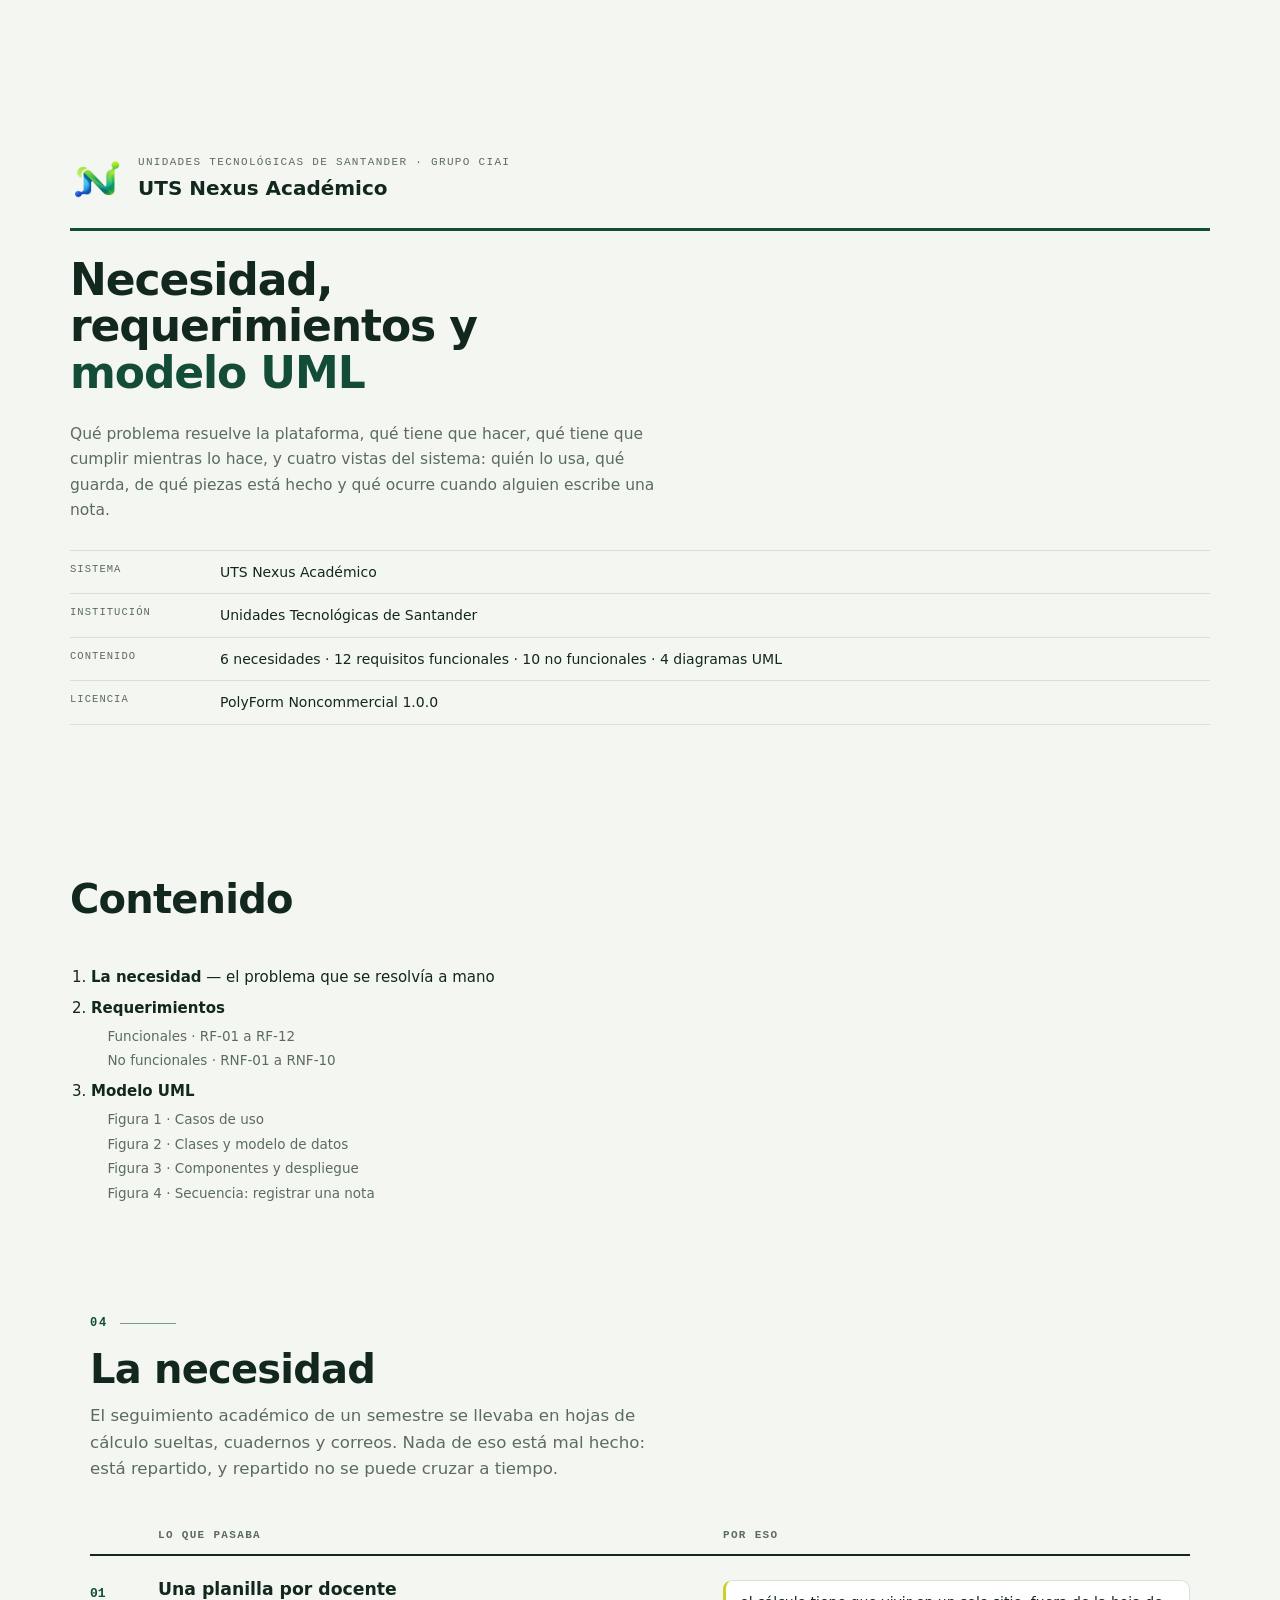
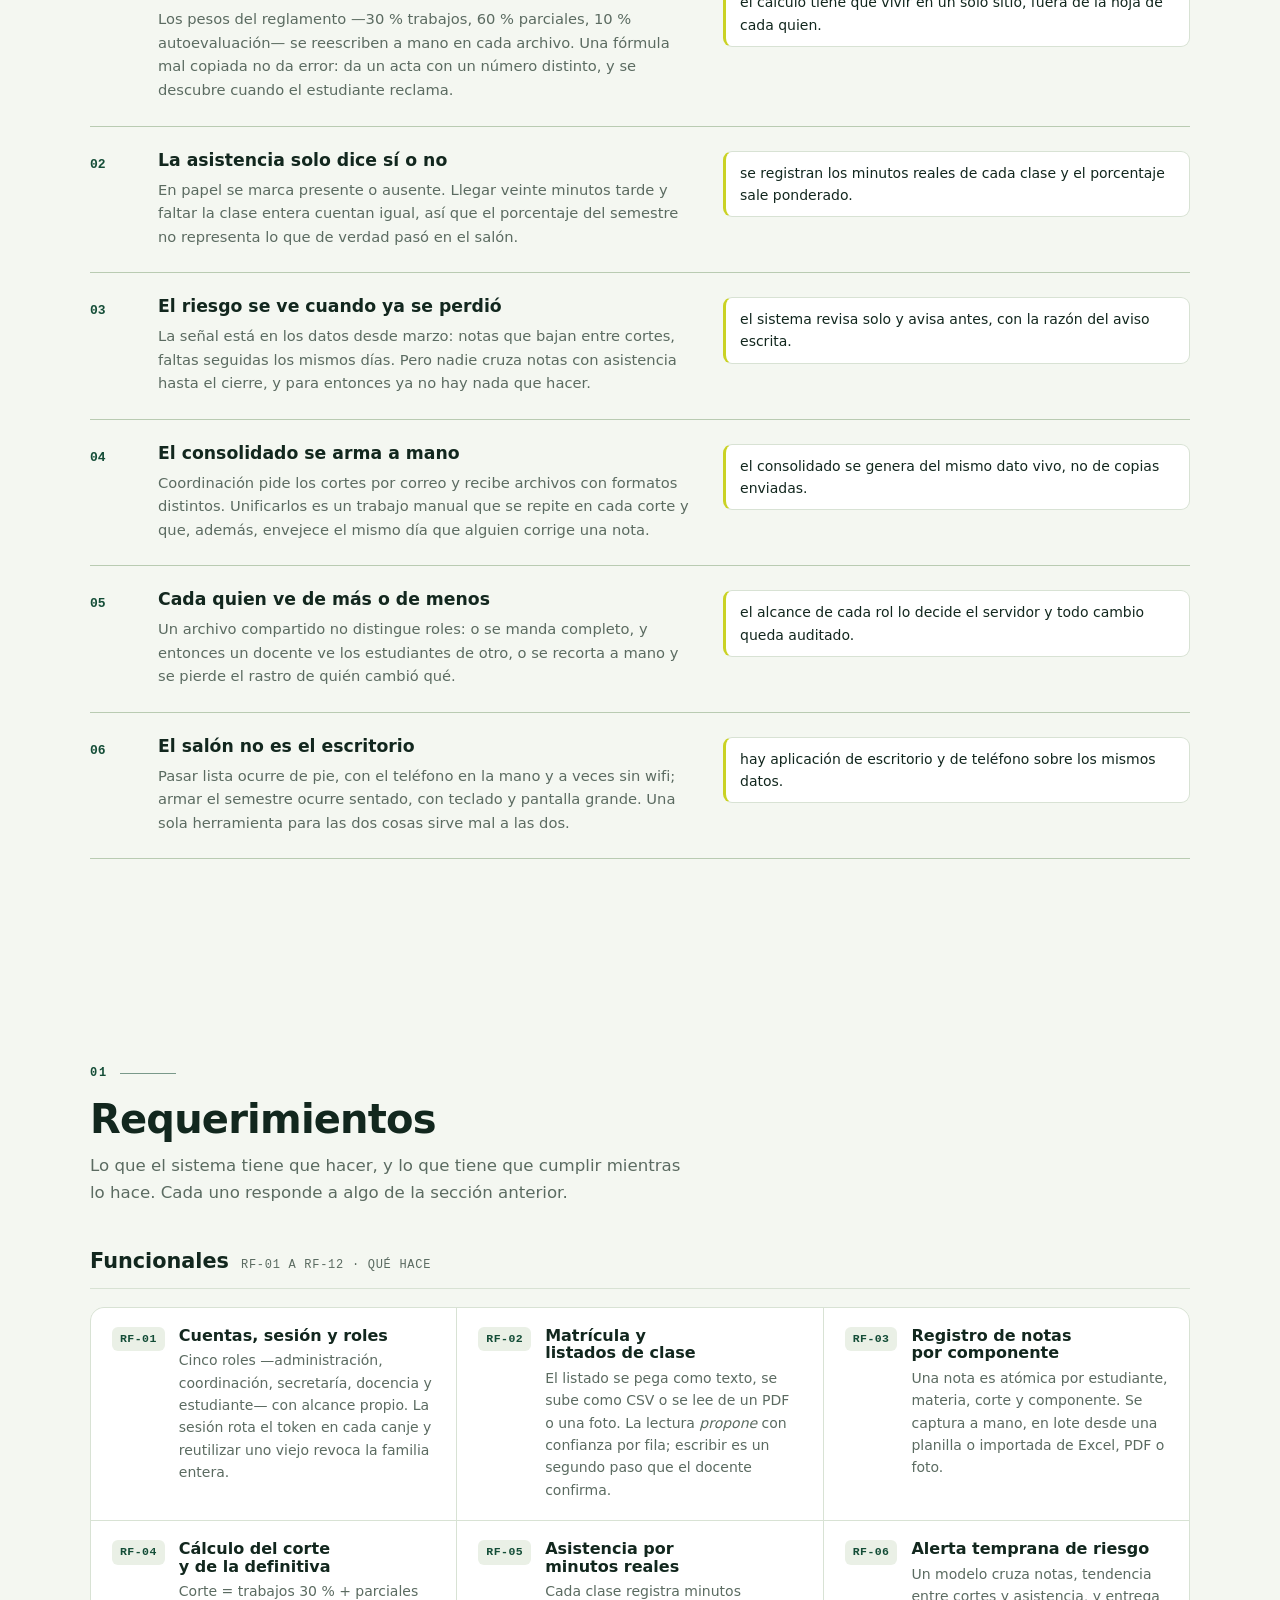
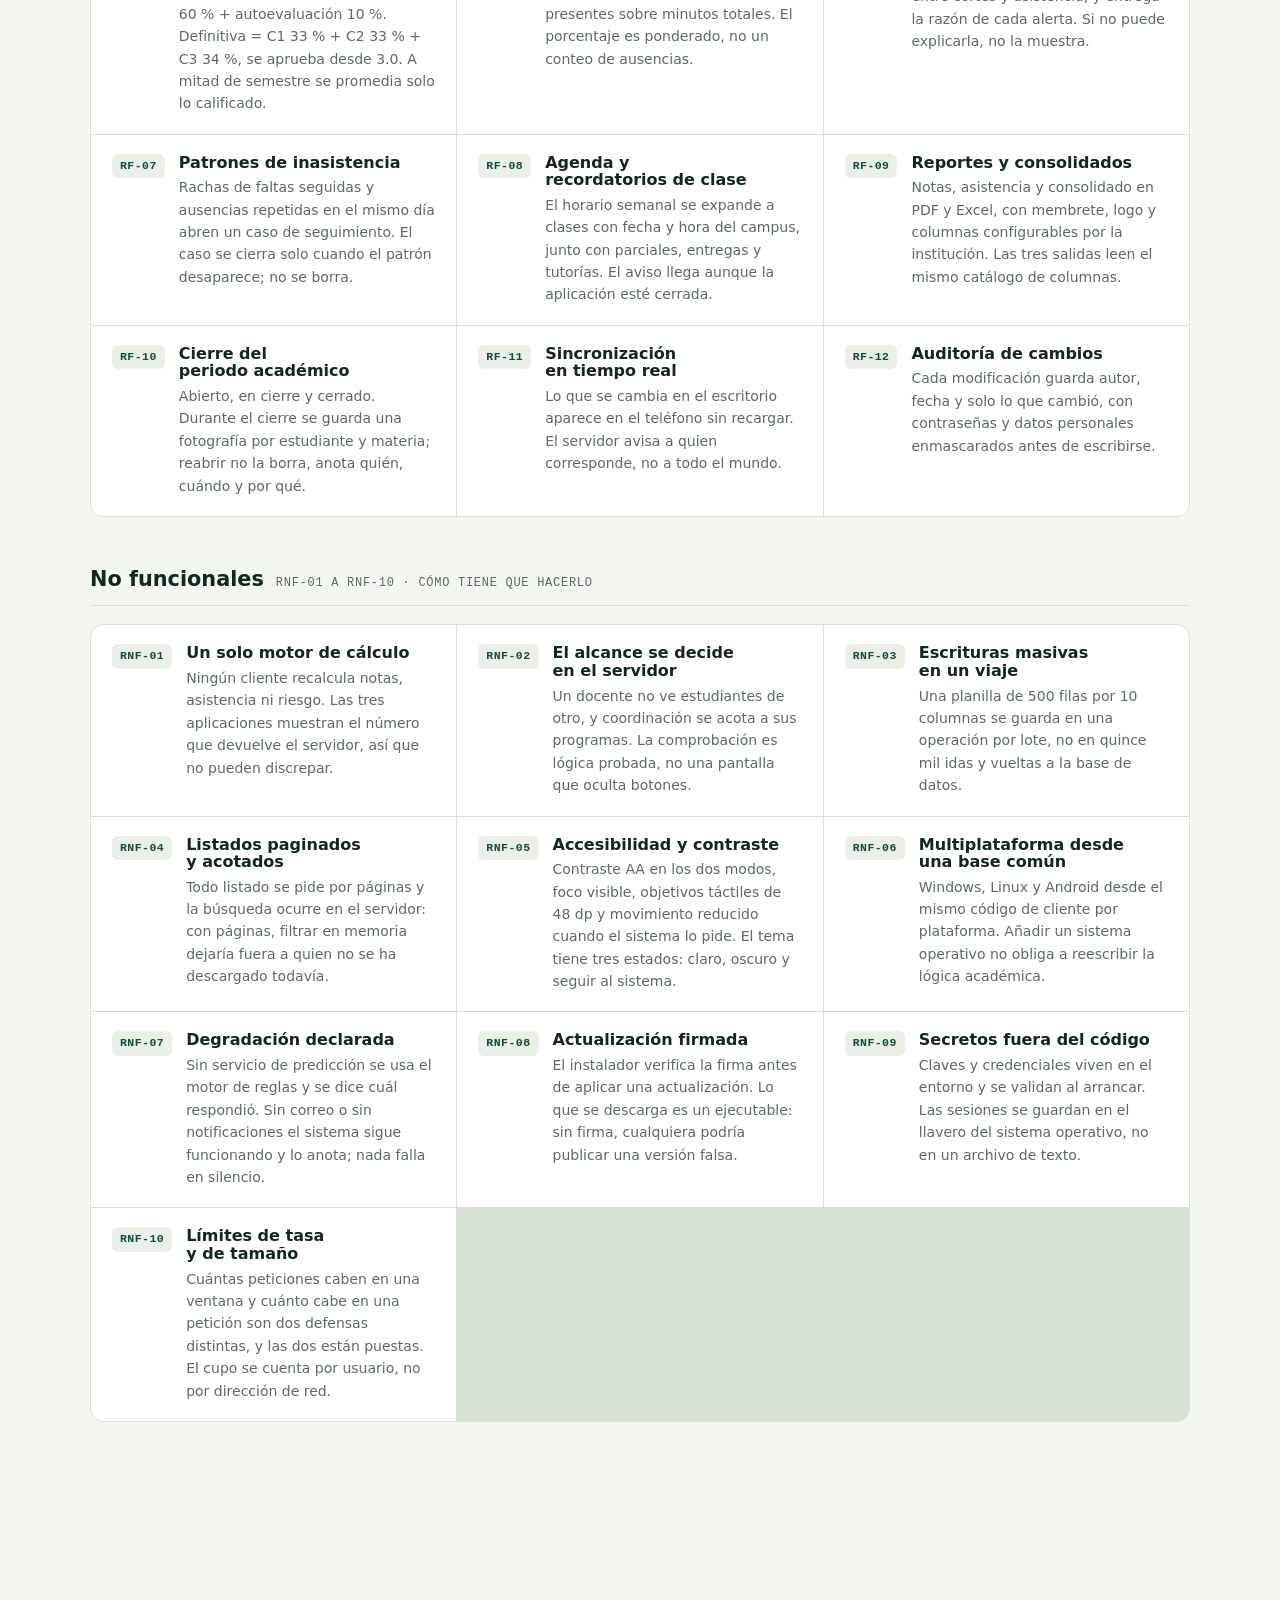
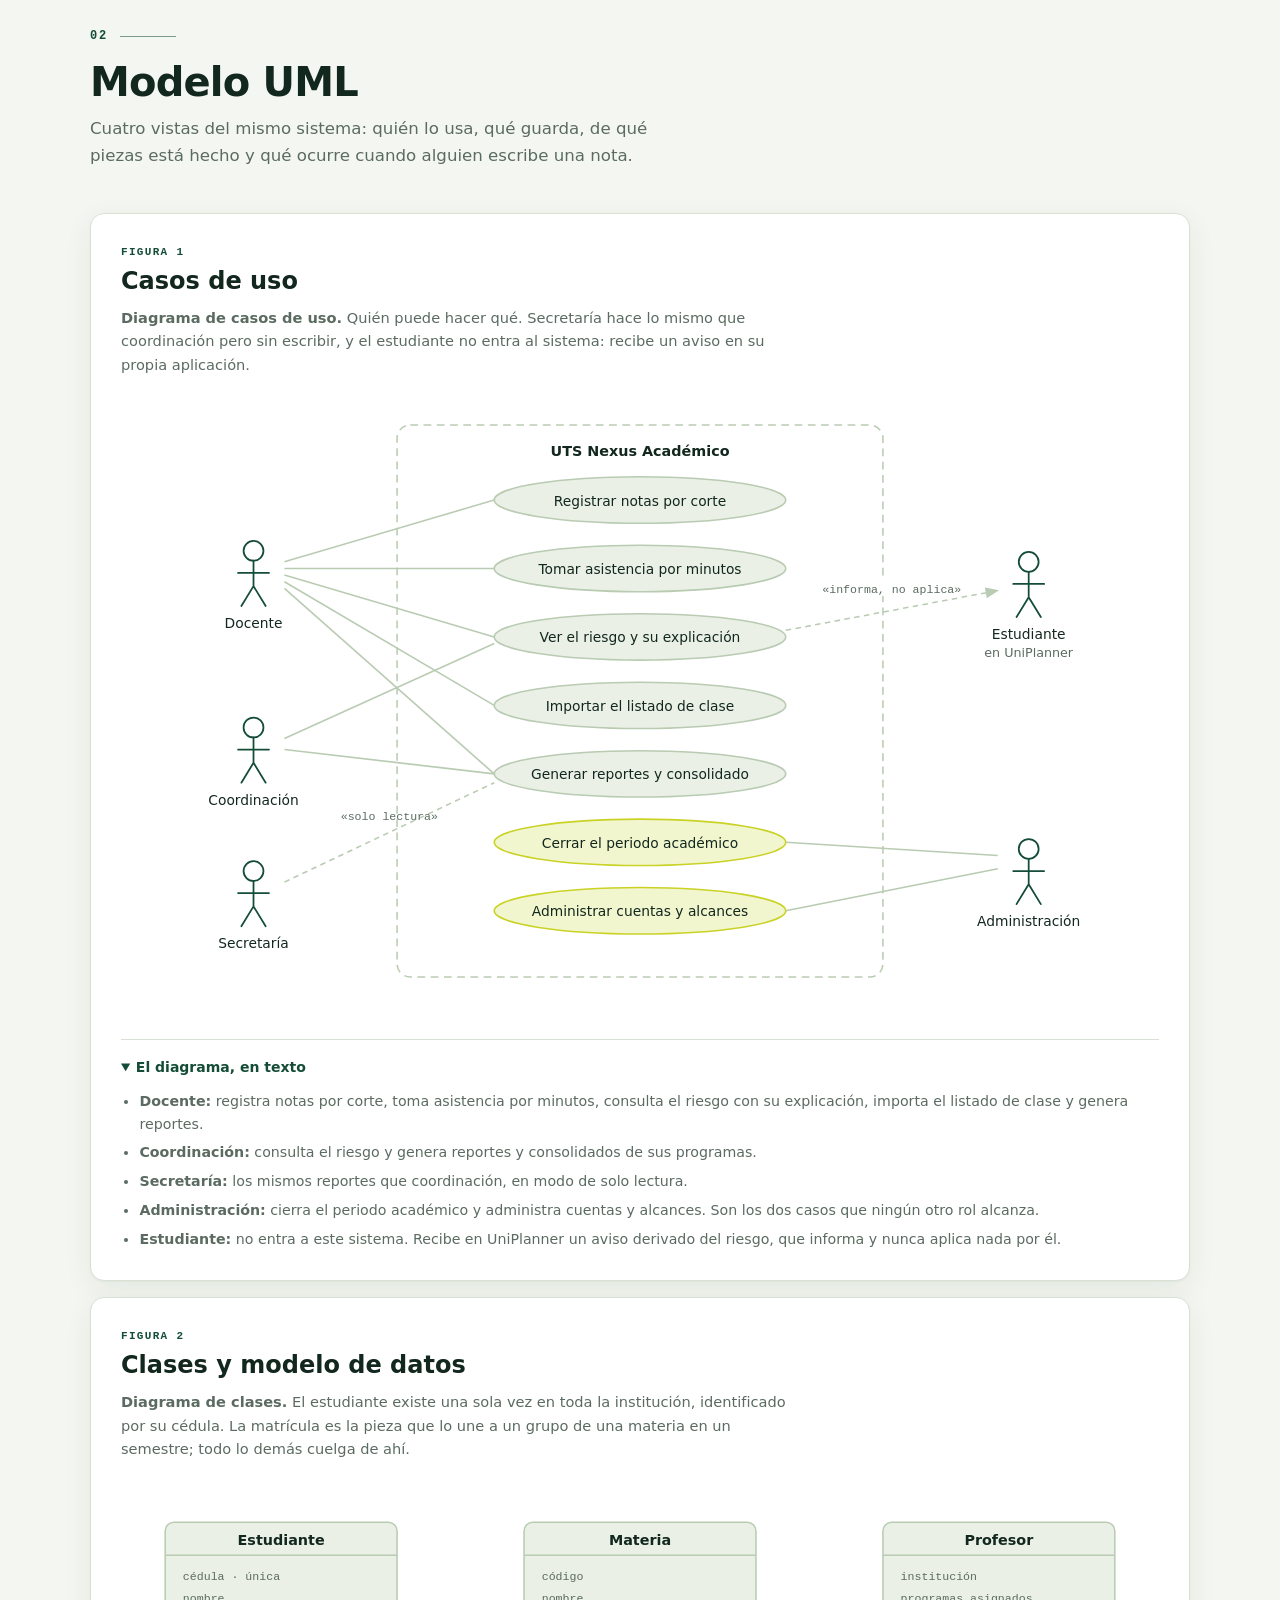
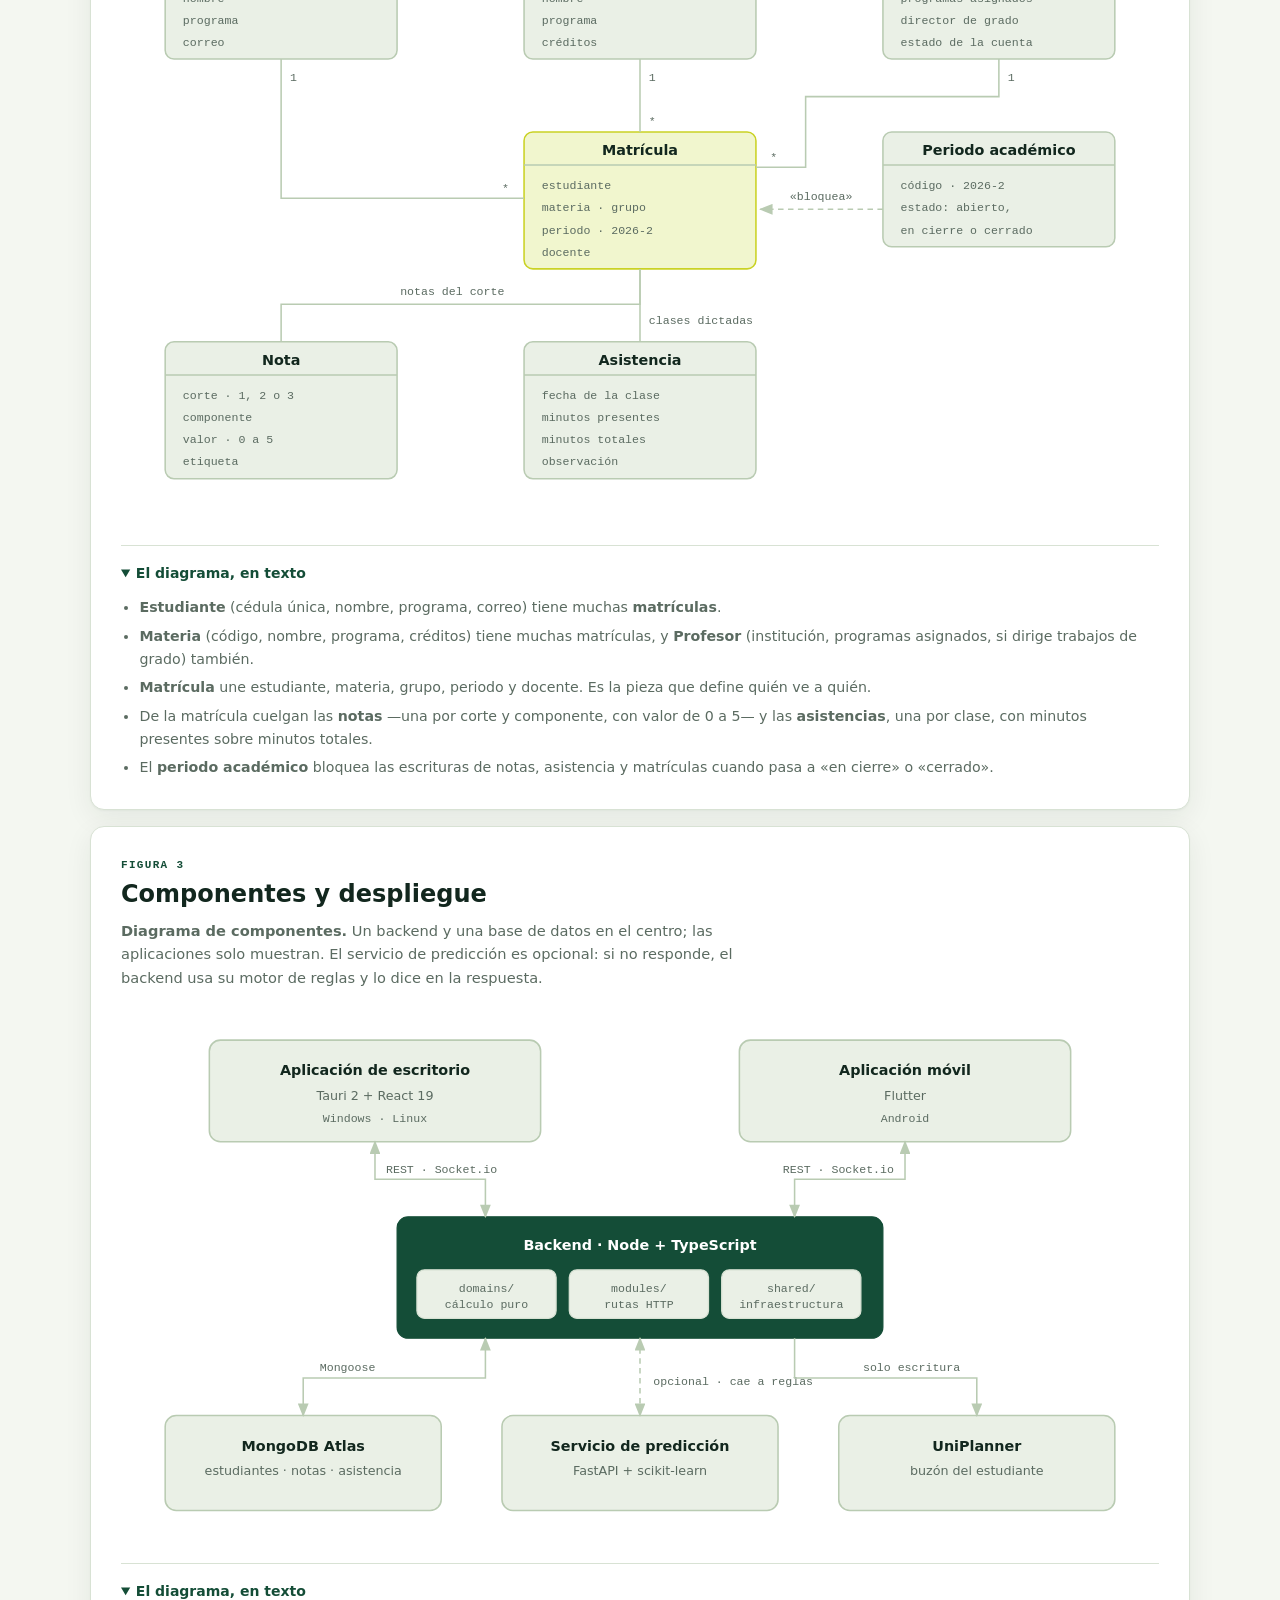
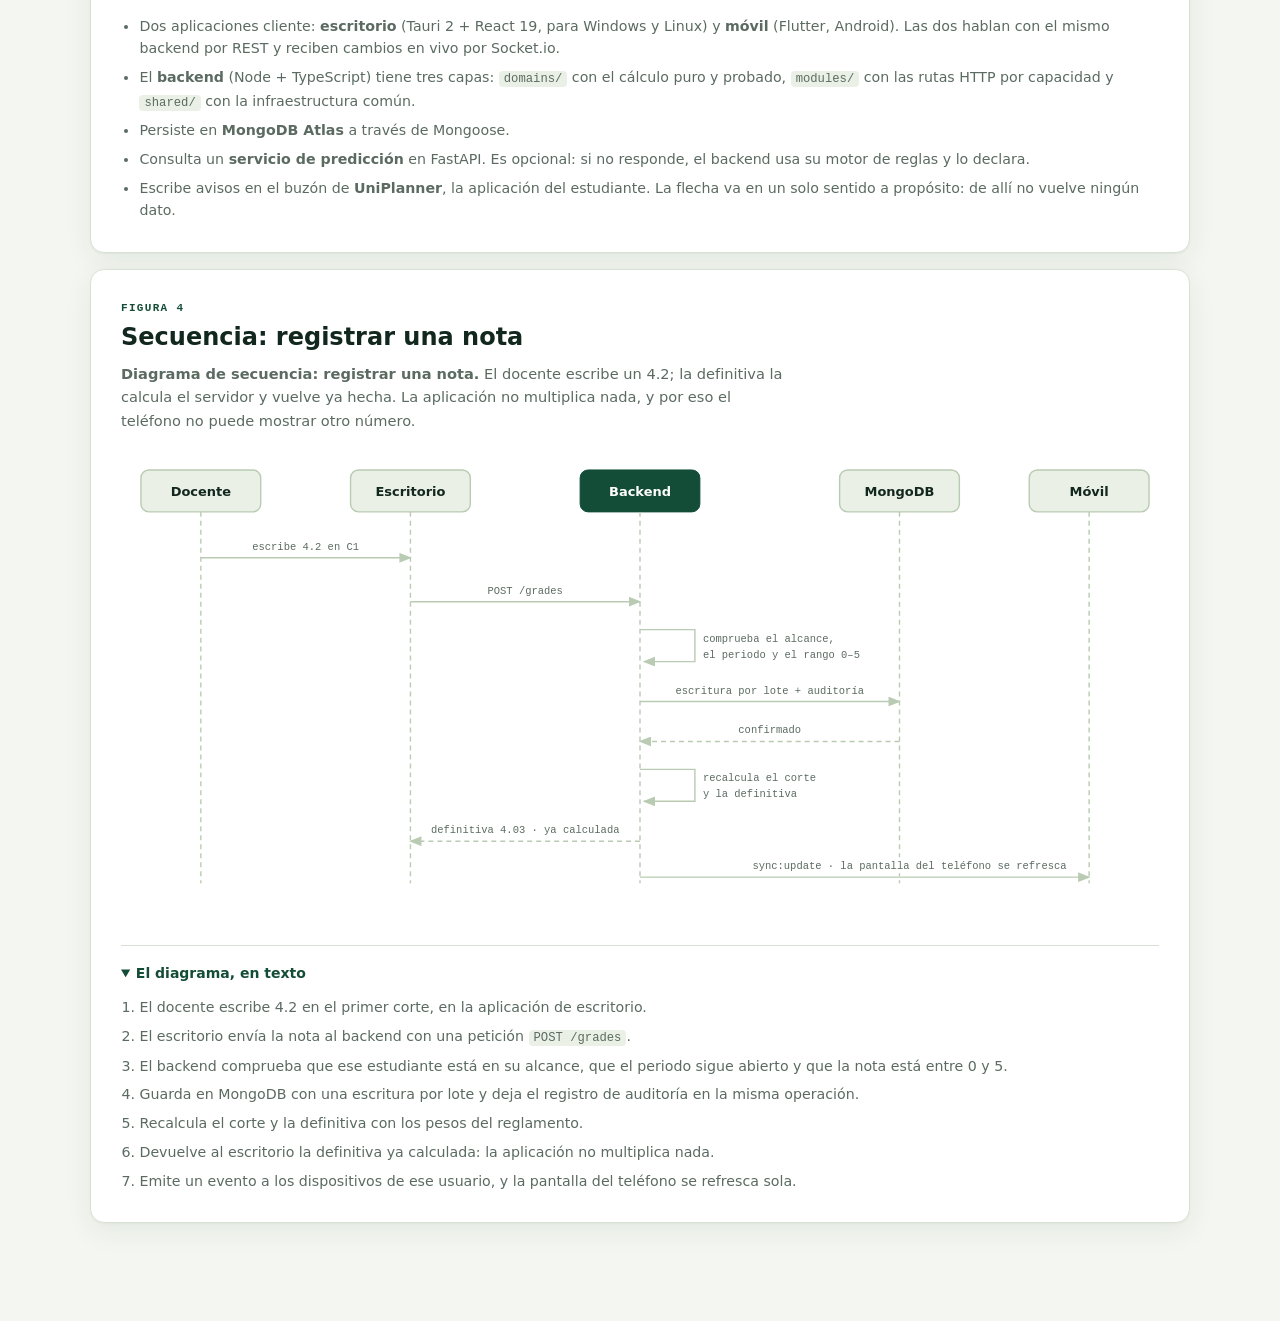
<file: documento-imprimible.html>
<!doctype html>
<html lang="es-CO" data-tema="claro">
<head>
<meta charset="utf-8">
<meta name="viewport" content="width=device-width, initial-scale=1">
<meta http-equiv="Content-Security-Policy" content="default-src 'none'; style-src 'self' https://fonts.googleapis.com; font-src https://fonts.gstatic.com; img-src 'self' data:; base-uri 'none'; form-action 'none'; object-src 'none'">
<title>UTS Nexus Académico — Necesidad, requerimientos y modelo UML</title>
<meta name="author" content="Grupo CIAI — Unidades Tecnológicas de Santander">
<!-- Es la fuente del PDF, no una página para leer en el navegador: lo que
     hay que indexar es requerimientos-uml.html, que dice lo mismo. -->
<meta name="robots" content="noindex, follow">
<link rel="canonical" href="https://juandavid-dev-lang.github.io/utsnexus.github.io/requerimientos-uml.html">

<link rel="preconnect" href="https://fonts.googleapis.com">
<link rel="preconnect" href="https://fonts.gstatic.com" crossorigin>
<link href="https://fonts.googleapis.com/css2?family=Archivo:wght@500;600;700;800&family=IBM+Plex+Mono:wght@400;500;600&family=Inter:wght@400;500;600;700&display=swap" rel="stylesheet">
<link rel="stylesheet" href="assets/css/tokens.css">
<link rel="stylesheet" href="assets/css/base.css">
<link rel="stylesheet" href="assets/css/secciones.css">
<link rel="stylesheet" href="assets/css/documento.css">
<link rel="stylesheet" href="assets/css/imprimir.css">
</head>
<body>

<main class="envoltorio">

  <!-- ── Portada ────────────────────────────────────────────────────────── -->
  <section class="portada-pdf">
    <div class="portada-pdf__marca">
      <img src="assets/logo.png" alt="">
      <div>
        <p class="portada-pdf__institucion">Unidades Tecnológicas de Santander · Grupo CIAI</p>
        <p class="portada-pdf__producto">UTS Nexus Académico</p>
      </div>
    </div>

    <h1>Necesidad,<br>requerimientos y<br><span>modelo UML</span></h1>

    <p class="portada-pdf__resumen">
      Qué problema resuelve la plataforma, qué tiene que hacer, qué tiene que
      cumplir mientras lo hace, y cuatro vistas del sistema: quién lo usa, qué
      guarda, de qué piezas está hecho y qué ocurre cuando alguien escribe una
      nota.
    </p>

    <dl class="portada-pdf__ficha">
      <div><dt>Sistema</dt><dd>UTS Nexus Académico</dd></div>
      <div><dt>Institución</dt><dd>Unidades Tecnológicas de Santander</dd></div>
      <div><dt>Contenido</dt><dd>6 necesidades · 12 requisitos funcionales · 10 no funcionales · 4 diagramas UML</dd></div>
      <div><dt>Licencia</dt><dd>PolyForm Noncommercial 1.0.0</dd></div>
    </dl>
  </section>

  <!-- ── Contenido ──────────────────────────────────────────────────────── -->
  <section class="indice-pdf">
    <header class="seccion__cab">
      <h2 class="titulo2">Contenido</h2>
    </header>
    <ol>
      <li><strong>La necesidad</strong> — el problema que se resolvía a mano</li>
      <li><strong>Requerimientos</strong>
        <ul>
          <li>Funcionales · RF-01 a RF-12</li>
          <li>No funcionales · RNF-01 a RNF-10</li>
        </ul>
      </li>
      <li><strong>Modelo UML</strong>
        <ul>
          <li>Figura 1 · Casos de uso</li>
          <li>Figura 2 · Clases y modelo de datos</li>
          <li>Figura 3 · Componentes y despliegue</li>
          <li>Figura 4 · Secuencia: registrar una nota</li>
        </ul>
      </li>
    </ol>
  </section>

  <!-- ── 04 La necesidad ────────────────────────────────────────────────────
       Un libro de dos columnas sobre papel rayado: a la izquierda lo que
       pasaba, a la derecha lo que se decidió por eso. Cada fila termina en
       la consecuencia, porque es la consecuencia —y no la queja— la que se
       convierte en un requisito del documento. -->
  <section class="seccion" id="necesidad">
    <div class="envoltorio">
      <header class="seccion__cab">
        <p class="seccion__num"><span>04</span><i class="regla" aria-hidden="true"></i></p>
        <h2 class="titulo2">La necesidad</h2>
        <p class="seccion__sub">
          El seguimiento académico de un semestre se llevaba en hojas de cálculo
          sueltas, cuadernos y correos. Nada de eso está mal hecho: está
          repartido, y repartido no se puede cruzar a tiempo.
        </p>
      </header>

      <ol class="libro">
        <li class="libro__cab" aria-hidden="true">
          <span></span><span>Lo que pasaba</span><span>Por eso</span>
        </li>

        <li class="problema">
          <span class="problema__num">01</span>
          <div class="problema__antes">
            <h3 class="problema__titulo">Una planilla por docente</h3>
            <p>
              Los pesos del reglamento —30 % trabajos, 60 % parciales, 10 %
              autoevaluación— se reescriben a mano en cada archivo. Una fórmula
              mal copiada no da error: da un acta con un número distinto, y se
              descubre cuando el estudiante reclama.
            </p>
          </div>
          <p class="problema__porque">
            <b>Por eso</b>
            <span>el cálculo tiene que vivir en un solo sitio, fuera de la hoja
            de cada quien.</span>
          </p>
        </li>

        <li class="problema">
          <span class="problema__num">02</span>
          <div class="problema__antes">
            <h3 class="problema__titulo">La asistencia solo dice sí o no</h3>
            <p>
              En papel se marca presente o ausente. Llegar veinte minutos tarde y
              faltar la clase entera cuentan igual, así que el porcentaje del
              semestre no representa lo que de verdad pasó en el salón.
            </p>
          </div>
          <p class="problema__porque">
            <b>Por eso</b>
            <span>se registran los minutos reales de cada clase y el porcentaje
            sale ponderado.</span>
          </p>
        </li>

        <li class="problema">
          <span class="problema__num">03</span>
          <div class="problema__antes">
            <h3 class="problema__titulo">El riesgo se ve cuando ya se perdió</h3>
            <p>
              La señal está en los datos desde marzo: notas que bajan entre
              cortes, faltas seguidas los mismos días. Pero nadie cruza notas con
              asistencia hasta el cierre, y para entonces ya no hay nada que
              hacer.
            </p>
          </div>
          <p class="problema__porque">
            <b>Por eso</b>
            <span>el sistema revisa solo y avisa antes, con la razón del aviso
            escrita.</span>
          </p>
        </li>

        <li class="problema">
          <span class="problema__num">04</span>
          <div class="problema__antes">
            <h3 class="problema__titulo">El consolidado se arma a mano</h3>
            <p>
              Coordinación pide los cortes por correo y recibe archivos con
              formatos distintos. Unificarlos es un trabajo manual que se repite
              en cada corte y que, además, envejece el mismo día que alguien
              corrige una nota.
            </p>
          </div>
          <p class="problema__porque">
            <b>Por eso</b>
            <span>el consolidado se genera del mismo dato vivo, no de copias
            enviadas.</span>
          </p>
        </li>

        <li class="problema">
          <span class="problema__num">05</span>
          <div class="problema__antes">
            <h3 class="problema__titulo">Cada quien ve de más o de menos</h3>
            <p>
              Un archivo compartido no distingue roles: o se manda completo, y
              entonces un docente ve los estudiantes de otro, o se recorta a mano
              y se pierde el rastro de quién cambió qué.
            </p>
          </div>
          <p class="problema__porque">
            <b>Por eso</b>
            <span>el alcance de cada rol lo decide el servidor y todo cambio
            queda auditado.</span>
          </p>
        </li>

        <li class="problema">
          <span class="problema__num">06</span>
          <div class="problema__antes">
            <h3 class="problema__titulo">El salón no es el escritorio</h3>
            <p>
              Pasar lista ocurre de pie, con el teléfono en la mano y a veces sin
              wifi; armar el semestre ocurre sentado, con teclado y pantalla
              grande. Una sola herramienta para las dos cosas sirve mal a las dos.
            </p>
          </div>
          <p class="problema__porque">
            <b>Por eso</b>
            <span>hay aplicación de escritorio y de teléfono sobre los mismos
            datos.</span>
          </p>
        </li>
      </ol>
    </div>
  </section>

  <!-- ── Requerimientos ─────────────────────────────────────────────────────
       Con código y no solo con título: «RF-04» es lo que se cita en un
       documento del proyecto, así que tiene que poder buscarse en la página.
       Todos los que están aquí están implementados; esto no es una lista de
       deseos. -->
  <section class="seccion" id="requerimientos">
    <div class="envoltorio">
      <header class="seccion__cab">
        <p class="seccion__num"><span>01</span><i class="regla" aria-hidden="true"></i></p>
        <h2 class="titulo2">Requerimientos</h2>
        <p class="seccion__sub">
          Lo que el sistema tiene que hacer, y lo que tiene que cumplir mientras
          lo hace. Cada uno responde a algo de la sección anterior.
        </p>
      </header>

      <div class="reqs__grupo">
        <header class="reqs__cab">
          <h3 class="reqs__titulo">Funcionales</h3>
          <span class="reqs__cuenta">RF-01 a RF-12 · qué hace</span>
        </header>

        <ul class="reqs">
          <li class="req">
            <span class="req__id">RF-01</span>
            <div>
              <h4 class="req__titulo">Cuentas, sesión y roles</h4>
              <p>
                Cinco roles —administración, coordinación, secretaría, docencia y
                estudiante— con alcance propio. La sesión rota el token en cada
                canje y reutilizar uno viejo revoca la familia entera.
              </p>
            </div>
          </li>

          <li class="req">
            <span class="req__id">RF-02</span>
            <div>
              <h4 class="req__titulo">Matrícula y listados de clase</h4>
              <p>
                El listado se pega como texto, se sube como CSV o se lee de un
                PDF o una foto. La lectura <em>propone</em> con confianza por
                fila; escribir es un segundo paso que el docente confirma.
              </p>
            </div>
          </li>

          <li class="req">
            <span class="req__id">RF-03</span>
            <div>
              <h4 class="req__titulo">Registro de notas por componente</h4>
              <p>
                Una nota es atómica por estudiante, materia, corte y componente.
                Se captura a mano, en lote desde una planilla o importada de
                Excel, PDF o foto.
              </p>
            </div>
          </li>

          <li class="req">
            <span class="req__id">RF-04</span>
            <div>
              <h4 class="req__titulo">Cálculo del corte y de la definitiva</h4>
              <p>
                Corte = trabajos 30 % + parciales 60 % + autoevaluación 10 %.
                Definitiva = C1 33 % + C2 33 % + C3 34 %, se aprueba desde 3.0.
                A mitad de semestre se promedia solo lo calificado.
              </p>
            </div>
          </li>

          <li class="req">
            <span class="req__id">RF-05</span>
            <div>
              <h4 class="req__titulo">Asistencia por minutos reales</h4>
              <p>
                Cada clase registra minutos presentes sobre minutos totales. El
                porcentaje es ponderado, no un conteo de ausencias.
              </p>
            </div>
          </li>

          <li class="req">
            <span class="req__id">RF-06</span>
            <div>
              <h4 class="req__titulo">Alerta temprana de riesgo</h4>
              <p>
                Un modelo cruza notas, tendencia entre cortes y asistencia, y
                entrega la razón de cada alerta. Si no puede explicarla, no la
                muestra.
              </p>
            </div>
          </li>

          <li class="req">
            <span class="req__id">RF-07</span>
            <div>
              <h4 class="req__titulo">Patrones de inasistencia</h4>
              <p>
                Rachas de faltas seguidas y ausencias repetidas en el mismo día
                abren un caso de seguimiento. El caso se cierra solo cuando el
                patrón desaparece; no se borra.
              </p>
            </div>
          </li>

          <li class="req">
            <span class="req__id">RF-08</span>
            <div>
              <h4 class="req__titulo">Agenda y recordatorios de clase</h4>
              <p>
                El horario semanal se expande a clases con fecha y hora del
                campus, junto con parciales, entregas y tutorías. El aviso llega
                aunque la aplicación esté cerrada.
              </p>
            </div>
          </li>

          <li class="req">
            <span class="req__id">RF-09</span>
            <div>
              <h4 class="req__titulo">Reportes y consolidados</h4>
              <p>
                Notas, asistencia y consolidado en PDF y Excel, con membrete,
                logo y columnas configurables por la institución. Las tres
                salidas leen el mismo catálogo de columnas.
              </p>
            </div>
          </li>

          <li class="req">
            <span class="req__id">RF-10</span>
            <div>
              <h4 class="req__titulo">Cierre del periodo académico</h4>
              <p>
                Abierto, en cierre y cerrado. Durante el cierre se guarda una
                fotografía por estudiante y materia; reabrir no la borra, anota
                quién, cuándo y por qué.
              </p>
            </div>
          </li>

          <li class="req">
            <span class="req__id">RF-11</span>
            <div>
              <h4 class="req__titulo">Sincronización en tiempo real</h4>
              <p>
                Lo que se cambia en el escritorio aparece en el teléfono sin
                recargar. El servidor avisa a quien corresponde, no a todo el
                mundo.
              </p>
            </div>
          </li>

          <li class="req">
            <span class="req__id">RF-12</span>
            <div>
              <h4 class="req__titulo">Auditoría de cambios</h4>
              <p>
                Cada modificación guarda autor, fecha y solo lo que cambió, con
                contraseñas y datos personales enmascarados antes de escribirse.
              </p>
            </div>
          </li>
        </ul>
      </div>

      <div class="reqs__grupo">
        <header class="reqs__cab">
          <h3 class="reqs__titulo">No funcionales</h3>
          <span class="reqs__cuenta">RNF-01 a RNF-10 · cómo tiene que hacerlo</span>
        </header>

        <ul class="reqs">
          <li class="req">
            <span class="req__id">RNF-01</span>
            <div>
              <h4 class="req__titulo">Un solo motor de cálculo</h4>
              <p>
                Ningún cliente recalcula notas, asistencia ni riesgo. Las tres
                aplicaciones muestran el número que devuelve el servidor, así
                que no pueden discrepar.
              </p>
            </div>
          </li>

          <li class="req">
            <span class="req__id">RNF-02</span>
            <div>
              <h4 class="req__titulo">El alcance se decide en el servidor</h4>
              <p>
                Un docente no ve estudiantes de otro, y coordinación se acota a
                sus programas. La comprobación es lógica probada, no una
                pantalla que oculta botones.
              </p>
            </div>
          </li>

          <li class="req">
            <span class="req__id">RNF-03</span>
            <div>
              <h4 class="req__titulo">Escrituras masivas en un viaje</h4>
              <p>
                Una planilla de 500 filas por 10 columnas se guarda en una
                operación por lote, no en quince mil idas y vueltas a la base de
                datos.
              </p>
            </div>
          </li>

          <li class="req">
            <span class="req__id">RNF-04</span>
            <div>
              <h4 class="req__titulo">Listados paginados y acotados</h4>
              <p>
                Todo listado se pide por páginas y la búsqueda ocurre en el
                servidor: con páginas, filtrar en memoria dejaría fuera a quien
                no se ha descargado todavía.
              </p>
            </div>
          </li>

          <li class="req">
            <span class="req__id">RNF-05</span>
            <div>
              <h4 class="req__titulo">Accesibilidad y contraste</h4>
              <p>
                Contraste AA en los dos modos, foco visible, objetivos táctiles
                de 48 dp y movimiento reducido cuando el sistema lo pide. El
                tema tiene tres estados: claro, oscuro y seguir al sistema.
              </p>
            </div>
          </li>

          <li class="req">
            <span class="req__id">RNF-06</span>
            <div>
              <h4 class="req__titulo">Multiplataforma desde una base común</h4>
              <p>
                Windows, Linux y Android desde el mismo código de cliente por
                plataforma. Añadir un sistema operativo no obliga a reescribir
                la lógica académica.
              </p>
            </div>
          </li>

          <li class="req">
            <span class="req__id">RNF-07</span>
            <div>
              <h4 class="req__titulo">Degradación declarada</h4>
              <p>
                Sin servicio de predicción se usa el motor de reglas y se dice
                cuál respondió. Sin correo o sin notificaciones el sistema sigue
                funcionando y lo anota; nada falla en silencio.
              </p>
            </div>
          </li>

          <li class="req">
            <span class="req__id">RNF-08</span>
            <div>
              <h4 class="req__titulo">Actualización firmada</h4>
              <p>
                El instalador verifica la firma antes de aplicar una
                actualización. Lo que se descarga es un ejecutable: sin firma,
                cualquiera podría publicar una versión falsa.
              </p>
            </div>
          </li>

          <li class="req">
            <span class="req__id">RNF-09</span>
            <div>
              <h4 class="req__titulo">Secretos fuera del código</h4>
              <p>
                Claves y credenciales viven en el entorno y se validan al
                arrancar. Las sesiones se guardan en el llavero del sistema
                operativo, no en un archivo de texto.
              </p>
            </div>
          </li>

          <li class="req">
            <span class="req__id">RNF-10</span>
            <div>
              <h4 class="req__titulo">Límites de tasa y de tamaño</h4>
              <p>
                Cuántas peticiones caben en una ventana y cuánto cabe en una
                petición son dos defensas distintas, y las dos están puestas.
                El cupo se cuenta por usuario, no por dirección de red.
              </p>
            </div>
          </li>
        </ul>
      </div>
    </div>
  </section>

  <!-- ── Modelo UML ─────────────────────────────────────────────────────────
       Los cuatro diagramas van dibujados en SVG dentro de la página, no como
       imágenes exportadas: heredan los colores del tema, así que el mismo
       diagrama se lee en claro y en oscuro sin mantener dos archivos. Un PNG
       se queda con el fondo del día en que se exportó.

       Cada uno lleva su alternativa en texto. Un diagrama es una imagen
       compleja: un `alt` de seis palabras no la sustituye. -->
  <section class="seccion" id="uml">
    <div class="envoltorio">
      <header class="seccion__cab">
        <p class="seccion__num"><span>02</span><i class="regla" aria-hidden="true"></i></p>
        <h2 class="titulo2">Modelo UML</h2>
        <p class="seccion__sub">
          Cuatro vistas del mismo sistema: quién lo usa, qué guarda, de qué
          piezas está hecho y qué ocurre cuando alguien escribe una nota.
        </p>
      </header>

      <!-- Las puntas de flecha se declaran una sola vez. Si vivieran dentro de
           un panel oculto, el navegador no las resolvería en los demás. -->
      <svg class="diag__defs" width="0" height="0" aria-hidden="true" focusable="false">
        <defs>
          <marker id="flechaUml" viewBox="0 0 10 8" refX="9" refY="4"
                  markerWidth="9" markerHeight="7" orient="auto-start-reverse">
            <path class="d-punta" d="M0,0 L10,4 L0,8 Z"/>
          </marker>
        </defs>
      </svg>
      <!-- ── 1. Casos de uso ──────────────────────────────────────────────── -->
      <div class="diag__panel" id="diag-casos">
        <p class="diag__num">Figura 1</p>
        <h3 class="diag__titulo">Casos de uso</h3>
        <p class="diag__pie">
          <strong>Diagrama de casos de uso.</strong> Quién puede hacer qué.
          Secretaría hace lo mismo que coordinación pero sin escribir, y el
          estudiante no entra al sistema: recibe un aviso en su propia
          aplicación.
        </p>

        <div class="diag__lienzo">
          <svg viewBox="0 0 940 560" role="img" aria-labelledby="tituloCasos">
            <title id="tituloCasos">Diagrama de casos de uso de UTS Nexus Académico</title>

            <rect class="d-caja--limite" x="250" y="28" width="440" height="500" rx="12"/>
            <text class="d-txt--fuerte d-txt--centro" x="470" y="56">UTS Nexus Académico</text>

            <!-- Actor: docente -->
            <g class="d-figura">
              <circle cx="120" cy="142" r="9"/>
              <path d="M120 151 V174 M106 162 H134 M120 174 L109 192 M120 174 L131 192"/>
            </g>
            <text class="d-txt d-txt--centro" x="120" y="212">Docente</text>

            <!-- Actor: coordinación -->
            <g class="d-figura">
              <circle cx="120" cy="302" r="9"/>
              <path d="M120 311 V334 M106 322 H134 M120 334 L109 352 M120 334 L131 352"/>
            </g>
            <text class="d-txt d-txt--centro" x="120" y="372">Coordinación</text>

            <!-- Actor: secretaría -->
            <g class="d-figura">
              <circle cx="120" cy="432" r="9"/>
              <path d="M120 441 V464 M106 452 H134 M120 464 L109 482 M120 464 L131 482"/>
            </g>
            <text class="d-txt d-txt--centro" x="120" y="502">Secretaría</text>

            <!-- Actor: administración -->
            <g class="d-figura">
              <circle cx="822" cy="412" r="9"/>
              <path d="M822 421 V444 M808 432 H836 M822 444 L811 462 M822 444 L833 462"/>
            </g>
            <text class="d-txt d-txt--centro" x="822" y="482">Administración</text>

            <!-- Actor: estudiante, fuera del sistema -->
            <g class="d-figura">
              <circle cx="822" cy="152" r="9"/>
              <path d="M822 161 V184 M808 172 H836 M822 184 L811 202 M822 184 L833 202"/>
            </g>
            <text class="d-txt d-txt--centro" x="822" y="222">Estudiante</text>
            <text class="d-txt--tenue d-txt--centro" x="822" y="238">en UniPlanner</text>

            <!-- Relaciones del docente -->
            <path class="d-linea" d="M148 152 L338 96"/>
            <path class="d-linea" d="M148 158 L338 158"/>
            <path class="d-linea" d="M148 164 L338 220"/>
            <path class="d-linea" d="M148 170 L338 282"/>
            <path class="d-linea" d="M148 176 L338 344"/>

            <!-- Relaciones de coordinación -->
            <path class="d-linea" d="M148 312 L338 226"/>
            <path class="d-linea" d="M148 322 L338 344"/>

            <!-- Secretaría: la misma lectura, sin escribir -->
            <path class="d-linea d-linea--corte" d="M148 442 L338 352"/>
            <text class="d-txt--dato d-txt--centro" x="243" y="386">«solo lectura»</text>

            <!-- Administración -->
            <path class="d-linea" d="M794 418 L602 406"/>
            <path class="d-linea" d="M794 430 L602 468"/>

            <!-- Al estudiante se le informa; nunca se le aplica nada -->
            <path class="d-linea d-linea--corte" marker-end="url(#flechaUml)" d="M602 214 L794 178"/>
            <!-- La etiqueta cruza el marco del sistema. El recuadro del color
                 del panel la despeja; sin él, las rayas del marco salen entre
                 las letras. -->
            <rect class="d-etiqueta" x="634" y="169" width="128" height="14" rx="3"/>
            <text class="d-txt--dato d-txt--centro" x="698" y="180">«informa, no aplica»</text>

            <!-- Casos de uso -->
            <ellipse class="d-caja" cx="470" cy="96" rx="132" ry="21"/>
            <text class="d-txt d-txt--centro" x="470" y="101">Registrar notas por corte</text>

            <ellipse class="d-caja" cx="470" cy="158" rx="132" ry="21"/>
            <text class="d-txt d-txt--centro" x="470" y="163">Tomar asistencia por minutos</text>

            <ellipse class="d-caja" cx="470" cy="220" rx="132" ry="21"/>
            <text class="d-txt d-txt--centro" x="470" y="225">Ver el riesgo y su explicación</text>

            <ellipse class="d-caja" cx="470" cy="282" rx="132" ry="21"/>
            <text class="d-txt d-txt--centro" x="470" y="287">Importar el listado de clase</text>

            <ellipse class="d-caja" cx="470" cy="344" rx="132" ry="21"/>
            <text class="d-txt d-txt--centro" x="470" y="349">Generar reportes y consolidado</text>

            <ellipse class="d-caja--lima" cx="470" cy="406" rx="132" ry="21"/>
            <text class="d-txt d-txt--centro" x="470" y="411">Cerrar el periodo académico</text>

            <ellipse class="d-caja--lima" cx="470" cy="468" rx="132" ry="21"/>
            <text class="d-txt d-txt--centro" x="470" y="473">Administrar cuentas y alcances</text>
          </svg>
        </div>

        <details class="diag__texto" open>
          <summary>El diagrama, en texto</summary>
          <ul>
            <li><strong>Docente:</strong> registra notas por corte, toma asistencia por minutos, consulta el riesgo con su explicación, importa el listado de clase y genera reportes.</li>
            <li><strong>Coordinación:</strong> consulta el riesgo y genera reportes y consolidados de sus programas.</li>
            <li><strong>Secretaría:</strong> los mismos reportes que coordinación, en modo de solo lectura.</li>
            <li><strong>Administración:</strong> cierra el periodo académico y administra cuentas y alcances. Son los dos casos que ningún otro rol alcanza.</li>
            <li><strong>Estudiante:</strong> no entra a este sistema. Recibe en UniPlanner un aviso derivado del riesgo, que informa y nunca aplica nada por él.</li>
          </ul>
        </details>
      </div>

      <!-- ── 2. Clases ────────────────────────────────────────────────────── -->
      <div class="diag__panel" id="diag-clases">
        <p class="diag__num">Figura 2</p>
        <h3 class="diag__titulo">Clases y modelo de datos</h3>
        <p class="diag__pie">
          <strong>Diagrama de clases.</strong> El estudiante existe una sola vez
          en toda la institución, identificado por su cédula. La matrícula es la
          pieza que lo une a un grupo de una materia en un semestre; todo lo
          demás cuelga de ahí.
        </p>

        <div class="diag__lienzo">
          <svg viewBox="0 0 940 580" role="img" aria-labelledby="tituloClases">
            <title id="tituloClases">Diagrama de clases del modelo de datos</title>

            <!-- Estudiante -->
            <rect class="d-caja" x="40" y="40" width="210" height="124" rx="8"/>
            <path class="d-linea" d="M40 70 H250"/>
            <text class="d-txt--fuerte d-txt--centro" x="145" y="61">Estudiante</text>
            <text class="d-txt--dato" x="56" y="92">cédula · única</text>
            <text class="d-txt--dato" x="56" y="112">nombre</text>
            <text class="d-txt--dato" x="56" y="132">programa</text>
            <text class="d-txt--dato" x="56" y="152">correo</text>

            <!-- Materia -->
            <rect class="d-caja" x="365" y="40" width="210" height="124" rx="8"/>
            <path class="d-linea" d="M365 70 H575"/>
            <text class="d-txt--fuerte d-txt--centro" x="470" y="61">Materia</text>
            <text class="d-txt--dato" x="381" y="92">código</text>
            <text class="d-txt--dato" x="381" y="112">nombre</text>
            <text class="d-txt--dato" x="381" y="132">programa</text>
            <text class="d-txt--dato" x="381" y="152">créditos</text>

            <!-- Profesor -->
            <rect class="d-caja" x="690" y="40" width="210" height="124" rx="8"/>
            <path class="d-linea" d="M690 70 H900"/>
            <text class="d-txt--fuerte d-txt--centro" x="795" y="61">Profesor</text>
            <text class="d-txt--dato" x="706" y="92">institución</text>
            <text class="d-txt--dato" x="706" y="112">programas asignados</text>
            <text class="d-txt--dato" x="706" y="132">director de grado</text>
            <text class="d-txt--dato" x="706" y="152">estado de la cuenta</text>

            <!-- Matrícula, el centro -->
            <rect class="d-caja--lima" x="365" y="230" width="210" height="124" rx="8"/>
            <path class="d-linea" d="M365 260 H575"/>
            <text class="d-txt--fuerte d-txt--centro" x="470" y="251">Matrícula</text>
            <text class="d-txt--dato" x="381" y="282">estudiante</text>
            <text class="d-txt--dato" x="381" y="302">materia · grupo</text>
            <text class="d-txt--dato" x="381" y="322">periodo · 2026-2</text>
            <text class="d-txt--dato" x="381" y="342">docente</text>

            <!-- Periodo -->
            <rect class="d-caja" x="690" y="230" width="210" height="104" rx="8"/>
            <path class="d-linea" d="M690 260 H900"/>
            <text class="d-txt--fuerte d-txt--centro" x="795" y="251">Periodo académico</text>
            <text class="d-txt--dato" x="706" y="282">código · 2026-2</text>
            <text class="d-txt--dato" x="706" y="302">estado: abierto,</text>
            <text class="d-txt--dato" x="706" y="322">en cierre o cerrado</text>

            <!-- Nota -->
            <rect class="d-caja" x="40" y="420" width="210" height="124" rx="8"/>
            <path class="d-linea" d="M40 450 H250"/>
            <text class="d-txt--fuerte d-txt--centro" x="145" y="441">Nota</text>
            <text class="d-txt--dato" x="56" y="472">corte · 1, 2 o 3</text>
            <text class="d-txt--dato" x="56" y="492">componente</text>
            <text class="d-txt--dato" x="56" y="512">valor · 0 a 5</text>
            <text class="d-txt--dato" x="56" y="532">etiqueta</text>

            <!-- Asistencia -->
            <rect class="d-caja" x="365" y="420" width="210" height="124" rx="8"/>
            <path class="d-linea" d="M365 450 H575"/>
            <text class="d-txt--fuerte d-txt--centro" x="470" y="441">Asistencia</text>
            <text class="d-txt--dato" x="381" y="472">fecha de la clase</text>
            <text class="d-txt--dato" x="381" y="492">minutos presentes</text>
            <text class="d-txt--dato" x="381" y="512">minutos totales</text>
            <text class="d-txt--dato" x="381" y="532">observación</text>

            <!-- Asociaciones -->
            <path class="d-linea" d="M145 164 V290 H365"/>
            <text class="d-txt--dato" x="153" y="184">1</text>
            <text class="d-txt--dato" x="345" y="284">*</text>

            <path class="d-linea" d="M470 164 V230"/>
            <text class="d-txt--dato" x="478" y="184">1</text>
            <text class="d-txt--dato" x="478" y="224">*</text>

            <path class="d-linea" d="M795 164 V198 H620 V262 H575"/>
            <text class="d-txt--dato" x="803" y="184">1</text>
            <text class="d-txt--dato" x="588" y="256">*</text>

            <path class="d-linea d-linea--corte" marker-end="url(#flechaUml)" d="M690 300 H579"/>
            <text class="d-txt--dato d-txt--centro" x="634" y="292">«bloquea»</text>

            <path class="d-linea" d="M470 354 V386 H145 V420"/>
            <text class="d-txt--dato d-txt--centro" x="300" y="378">notas del corte</text>

            <path class="d-linea" d="M470 354 V420"/>
            <text class="d-txt--dato" x="478" y="404">clases dictadas</text>
          </svg>
        </div>

        <details class="diag__texto" open>
          <summary>El diagrama, en texto</summary>
          <ul>
            <li><strong>Estudiante</strong> (cédula única, nombre, programa, correo) tiene muchas <strong>matrículas</strong>.</li>
            <li><strong>Materia</strong> (código, nombre, programa, créditos) tiene muchas matrículas, y <strong>Profesor</strong> (institución, programas asignados, si dirige trabajos de grado) también.</li>
            <li><strong>Matrícula</strong> une estudiante, materia, grupo, periodo y docente. Es la pieza que define quién ve a quién.</li>
            <li>De la matrícula cuelgan las <strong>notas</strong> —una por corte y componente, con valor de 0 a 5— y las <strong>asistencias</strong>, una por clase, con minutos presentes sobre minutos totales.</li>
            <li>El <strong>periodo académico</strong> bloquea las escrituras de notas, asistencia y matrículas cuando pasa a «en cierre» o «cerrado».</li>
          </ul>
        </details>
      </div>

      <!-- ── 3. Componentes ───────────────────────────────────────────────── -->
      <div class="diag__panel" id="diag-componentes">
        <p class="diag__num">Figura 3</p>
        <h3 class="diag__titulo">Componentes y despliegue</h3>
        <p class="diag__pie">
          <strong>Diagrama de componentes.</strong> Un backend y una base de
          datos en el centro; las aplicaciones solo muestran. El servicio de
          predicción es opcional: si no responde, el backend usa su motor de
          reglas y lo dice en la respuesta.
        </p>

        <div class="diag__lienzo">
          <svg viewBox="0 0 940 480" role="img" aria-labelledby="tituloComponentes">
            <title id="tituloComponentes">Diagrama de componentes y despliegue</title>

            <rect class="d-caja" x="80" y="30" width="300" height="92" rx="10"/>
            <text class="d-txt--fuerte d-txt--centro" x="230" y="62">Aplicación de escritorio</text>
            <text class="d-txt--tenue d-txt--centro" x="230" y="84">Tauri 2 + React 19</text>
            <text class="d-txt--dato d-txt--centro" x="230" y="104">Windows · Linux</text>

            <rect class="d-caja" x="560" y="30" width="300" height="92" rx="10"/>
            <text class="d-txt--fuerte d-txt--centro" x="710" y="62">Aplicación móvil</text>
            <text class="d-txt--tenue d-txt--centro" x="710" y="84">Flutter</text>
            <text class="d-txt--dato d-txt--centro" x="710" y="104">Android</text>

            <rect class="d-caja--marca" x="250" y="190" width="440" height="110" rx="10"/>
            <text class="d-txt--fuerte d-txt--sobre d-txt--centro" x="470" y="220">Backend · Node + TypeScript</text>
            <rect class="d-caja--tenue" x="268" y="238" width="126" height="44" rx="7"/>
            <text class="d-txt--dato d-txt--centro" x="331" y="258">domains/</text>
            <text class="d-txt--dato d-txt--centro" x="331" y="273">cálculo puro</text>
            <rect class="d-caja--tenue" x="406" y="238" width="126" height="44" rx="7"/>
            <text class="d-txt--dato d-txt--centro" x="469" y="258">modules/</text>
            <text class="d-txt--dato d-txt--centro" x="469" y="273">rutas HTTP</text>
            <rect class="d-caja--tenue" x="544" y="238" width="126" height="44" rx="7"/>
            <text class="d-txt--dato d-txt--centro" x="607" y="258">shared/</text>
            <text class="d-txt--dato d-txt--centro" x="607" y="273">infraestructura</text>

            <rect class="d-caja" x="40" y="370" width="250" height="86" rx="10"/>
            <text class="d-txt--fuerte d-txt--centro" x="165" y="402">MongoDB Atlas</text>
            <text class="d-txt--tenue d-txt--centro" x="165" y="424">estudiantes · notas · asistencia</text>

            <rect class="d-caja" x="345" y="370" width="250" height="86" rx="10"/>
            <text class="d-txt--fuerte d-txt--centro" x="470" y="402">Servicio de predicción</text>
            <text class="d-txt--tenue d-txt--centro" x="470" y="424">FastAPI + scikit-learn</text>

            <rect class="d-caja" x="650" y="370" width="250" height="86" rx="10"/>
            <text class="d-txt--fuerte d-txt--centro" x="775" y="402">UniPlanner</text>
            <text class="d-txt--tenue d-txt--centro" x="775" y="424">buzón del estudiante</text>

            <path class="d-linea" marker-start="url(#flechaUml)" marker-end="url(#flechaUml)" d="M230 122 V156 H330 V190"/>
            <text class="d-txt--dato" x="240" y="150">REST · Socket.io</text>

            <path class="d-linea" marker-start="url(#flechaUml)" marker-end="url(#flechaUml)" d="M710 122 V156 H610 V190"/>
            <text class="d-txt--dato" x="700" y="150" text-anchor="end">REST · Socket.io</text>

            <path class="d-linea" marker-start="url(#flechaUml)" marker-end="url(#flechaUml)" d="M330 300 V336 H165 V370"/>
            <text class="d-txt--dato" x="180" y="330">Mongoose</text>

            <path class="d-linea d-linea--corte" marker-start="url(#flechaUml)" marker-end="url(#flechaUml)" d="M470 300 V370"/>
            <text class="d-txt--dato" x="482" y="342">opcional · cae a reglas</text>

            <path class="d-linea" marker-end="url(#flechaUml)" d="M610 300 V336 H775 V370"/>
            <text class="d-txt--dato" x="760" y="330" text-anchor="end">solo escritura</text>
          </svg>
        </div>

        <details class="diag__texto" open>
          <summary>El diagrama, en texto</summary>
          <ul>
            <li>Dos aplicaciones cliente: <strong>escritorio</strong> (Tauri 2 + React 19, para Windows y Linux) y <strong>móvil</strong> (Flutter, Android). Las dos hablan con el mismo backend por REST y reciben cambios en vivo por Socket.io.</li>
            <li>El <strong>backend</strong> (Node + TypeScript) tiene tres capas: <code>domains/</code> con el cálculo puro y probado, <code>modules/</code> con las rutas HTTP por capacidad y <code>shared/</code> con la infraestructura común.</li>
            <li>Persiste en <strong>MongoDB Atlas</strong> a través de Mongoose.</li>
            <li>Consulta un <strong>servicio de predicción</strong> en FastAPI. Es opcional: si no responde, el backend usa su motor de reglas y lo declara.</li>
            <li>Escribe avisos en el buzón de <strong>UniPlanner</strong>, la aplicación del estudiante. La flecha va en un solo sentido a propósito: de allí no vuelve ningún dato.</li>
          </ul>
        </details>
      </div>

      <!-- ── 4. Secuencia ─────────────────────────────────────────────────── -->
      <div class="diag__panel" id="diag-secuencia">
        <p class="diag__num">Figura 4</p>
        <h3 class="diag__titulo">Secuencia: registrar una nota</h3>
        <p class="diag__pie">
          <strong>Diagrama de secuencia: registrar una nota.</strong> El docente
          escribe un 4.2; la definitiva la calcula el servidor y vuelve ya
          hecha. La aplicación no multiplica nada, y por eso el teléfono no
          puede mostrar otro número.
        </p>

        <div class="diag__lienzo">
          <svg viewBox="0 0 1040 470" role="img" aria-labelledby="tituloSecuencia">
            <title id="tituloSecuencia">Diagrama de secuencia del registro de una nota</title>

            <rect class="d-caja" x="20" y="20" width="120" height="42" rx="8"/>
            <text class="d-txt--fuerte d-txt--centro" x="80" y="46">Docente</text>
            <path class="d-linea d-linea--corte" d="M80 62 V434"/>

            <rect class="d-caja" x="230" y="20" width="120" height="42" rx="8"/>
            <text class="d-txt--fuerte d-txt--centro" x="290" y="46">Escritorio</text>
            <path class="d-linea d-linea--corte" d="M290 62 V434"/>

            <rect class="d-caja--marca" x="460" y="20" width="120" height="42" rx="8"/>
            <text class="d-txt--fuerte d-txt--sobre d-txt--centro" x="520" y="46">Backend</text>
            <path class="d-linea d-linea--corte" d="M520 62 V434"/>

            <rect class="d-caja" x="720" y="20" width="120" height="42" rx="8"/>
            <text class="d-txt--fuerte d-txt--centro" x="780" y="46">MongoDB</text>
            <path class="d-linea d-linea--corte" d="M780 62 V434"/>

            <rect class="d-caja" x="910" y="20" width="120" height="42" rx="8"/>
            <text class="d-txt--fuerte d-txt--centro" x="970" y="46">Móvil</text>
            <path class="d-linea d-linea--corte" d="M970 62 V434"/>

            <path class="d-linea" marker-end="url(#flechaUml)" d="M80 108 H290"/>
            <text class="d-txt--dato d-txt--centro" x="185" y="100">escribe 4.2 en C1</text>

            <path class="d-linea" marker-end="url(#flechaUml)" d="M290 152 H520"/>
            <text class="d-txt--dato d-txt--centro" x="405" y="144">POST /grades</text>

            <path class="d-linea" marker-end="url(#flechaUml)" d="M520 180 H575 V212 H524"/>
            <text class="d-txt--dato" x="583" y="192">comprueba el alcance,</text>
            <text class="d-txt--dato" x="583" y="208">el periodo y el rango 0–5</text>

            <path class="d-linea" marker-end="url(#flechaUml)" d="M520 252 H780"/>
            <text class="d-txt--dato d-txt--centro" x="650" y="244">escritura por lote + auditoría</text>

            <path class="d-linea d-linea--corte" marker-end="url(#flechaUml)" d="M780 292 H520"/>
            <text class="d-txt--dato d-txt--centro" x="650" y="284">confirmado</text>

            <path class="d-linea" marker-end="url(#flechaUml)" d="M520 320 H575 V352 H524"/>
            <text class="d-txt--dato" x="583" y="332">recalcula el corte</text>
            <text class="d-txt--dato" x="583" y="348">y la definitiva</text>

            <path class="d-linea d-linea--corte" marker-end="url(#flechaUml)" d="M520 392 H290"/>
            <text class="d-txt--dato d-txt--centro" x="405" y="384">definitiva 4.03 · ya calculada</text>

            <path class="d-linea" marker-end="url(#flechaUml)" d="M520 428 H970"/>
            <!-- La etiqueta cruza la línea de vida de MongoDB. El recuadro del
                 color del panel la despeja: sin él, las rayas de la línea
                 aparecen entre las letras y se lee como un error de dibujo. -->
            <rect class="d-etiqueta" x="632" y="408" width="316" height="16" rx="3"/>
            <text class="d-txt--dato d-txt--centro" x="790" y="420">sync:update · la pantalla del teléfono se refresca</text>
          </svg>
        </div>

        <details class="diag__texto" open>
          <summary>El diagrama, en texto</summary>
          <ol>
            <li>El docente escribe 4.2 en el primer corte, en la aplicación de escritorio.</li>
            <li>El escritorio envía la nota al backend con una petición <code>POST /grades</code>.</li>
            <li>El backend comprueba que ese estudiante está en su alcance, que el periodo sigue abierto y que la nota está entre 0 y 5.</li>
            <li>Guarda en MongoDB con una escritura por lote y deja el registro de auditoría en la misma operación.</li>
            <li>Recalcula el corte y la definitiva con los pesos del reglamento.</li>
            <li>Devuelve al escritorio la definitiva ya calculada: la aplicación no multiplica nada.</li>
            <li>Emite un evento a los dispositivos de ese usuario, y la pantalla del teléfono se refresca sola.</li>
          </ol>
        </details>
      </div>
    </div>
  </section>

</main>
</body>
</html>
</file>
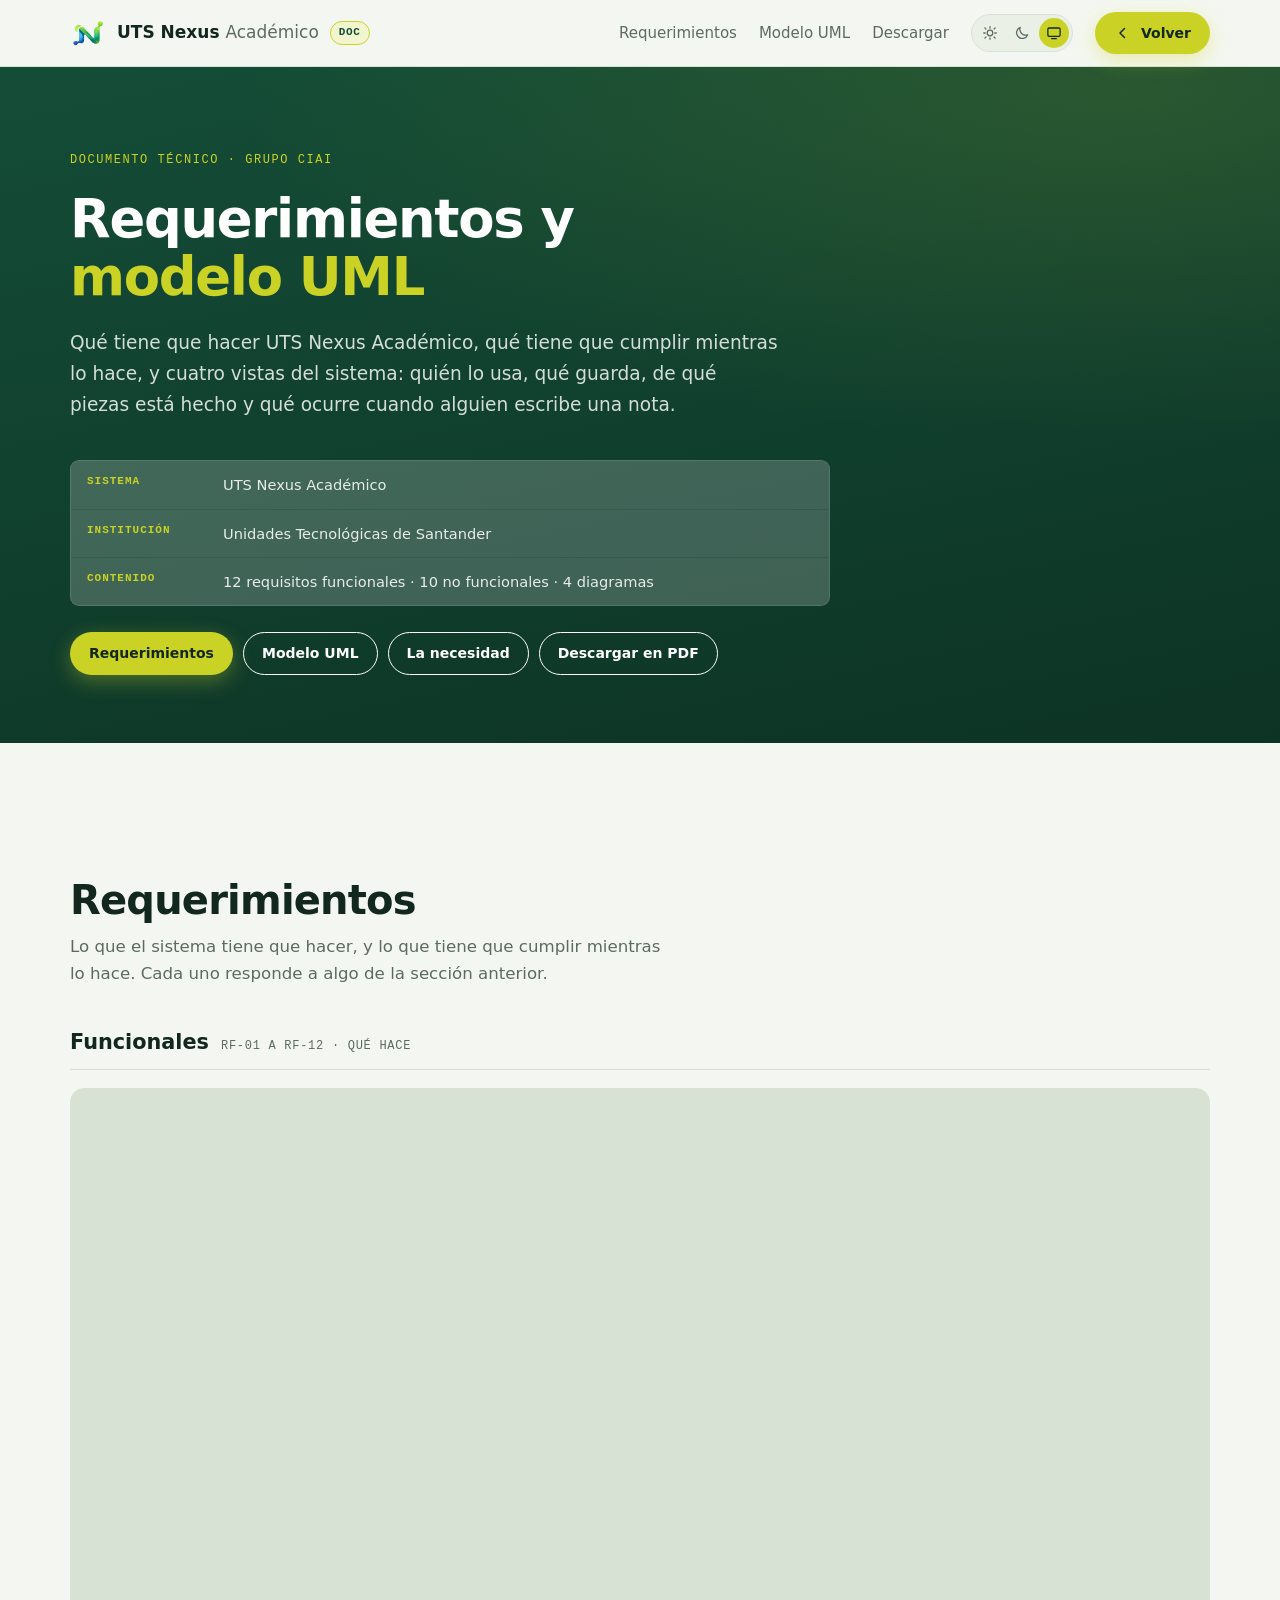
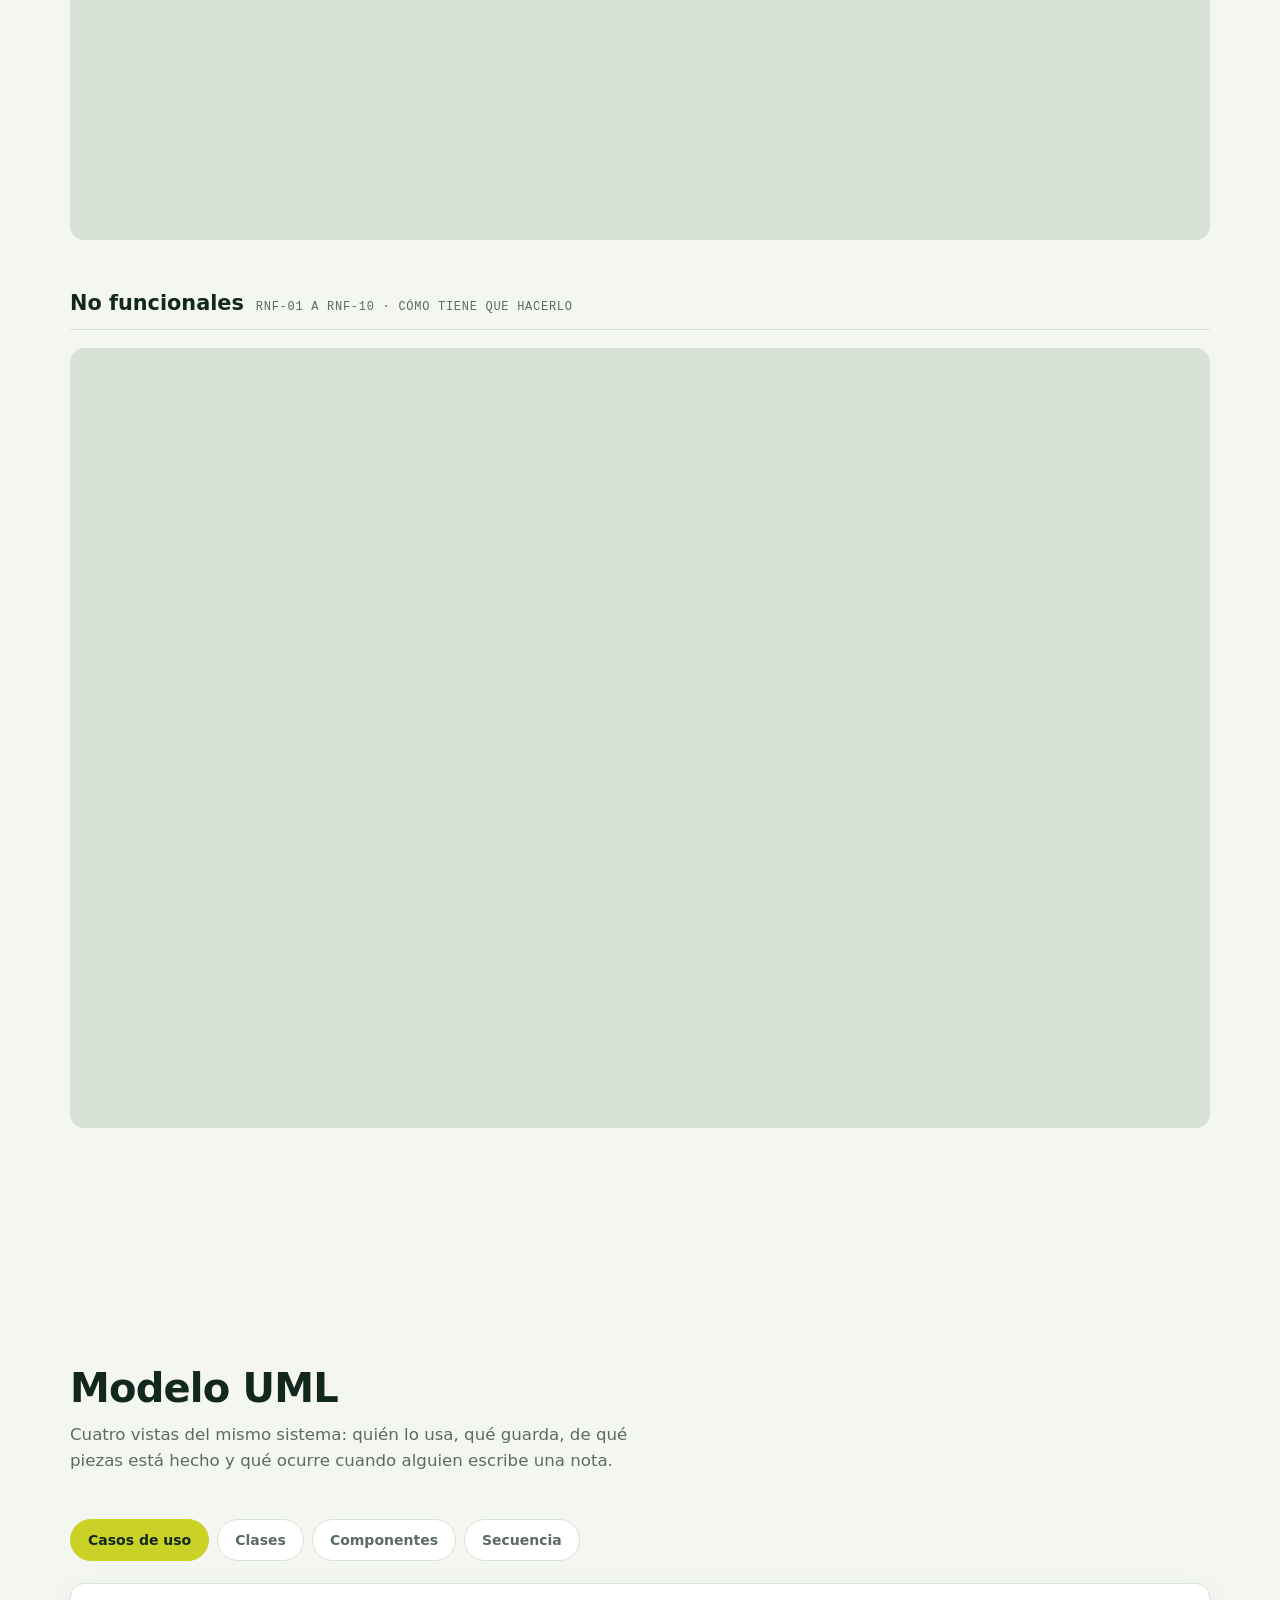
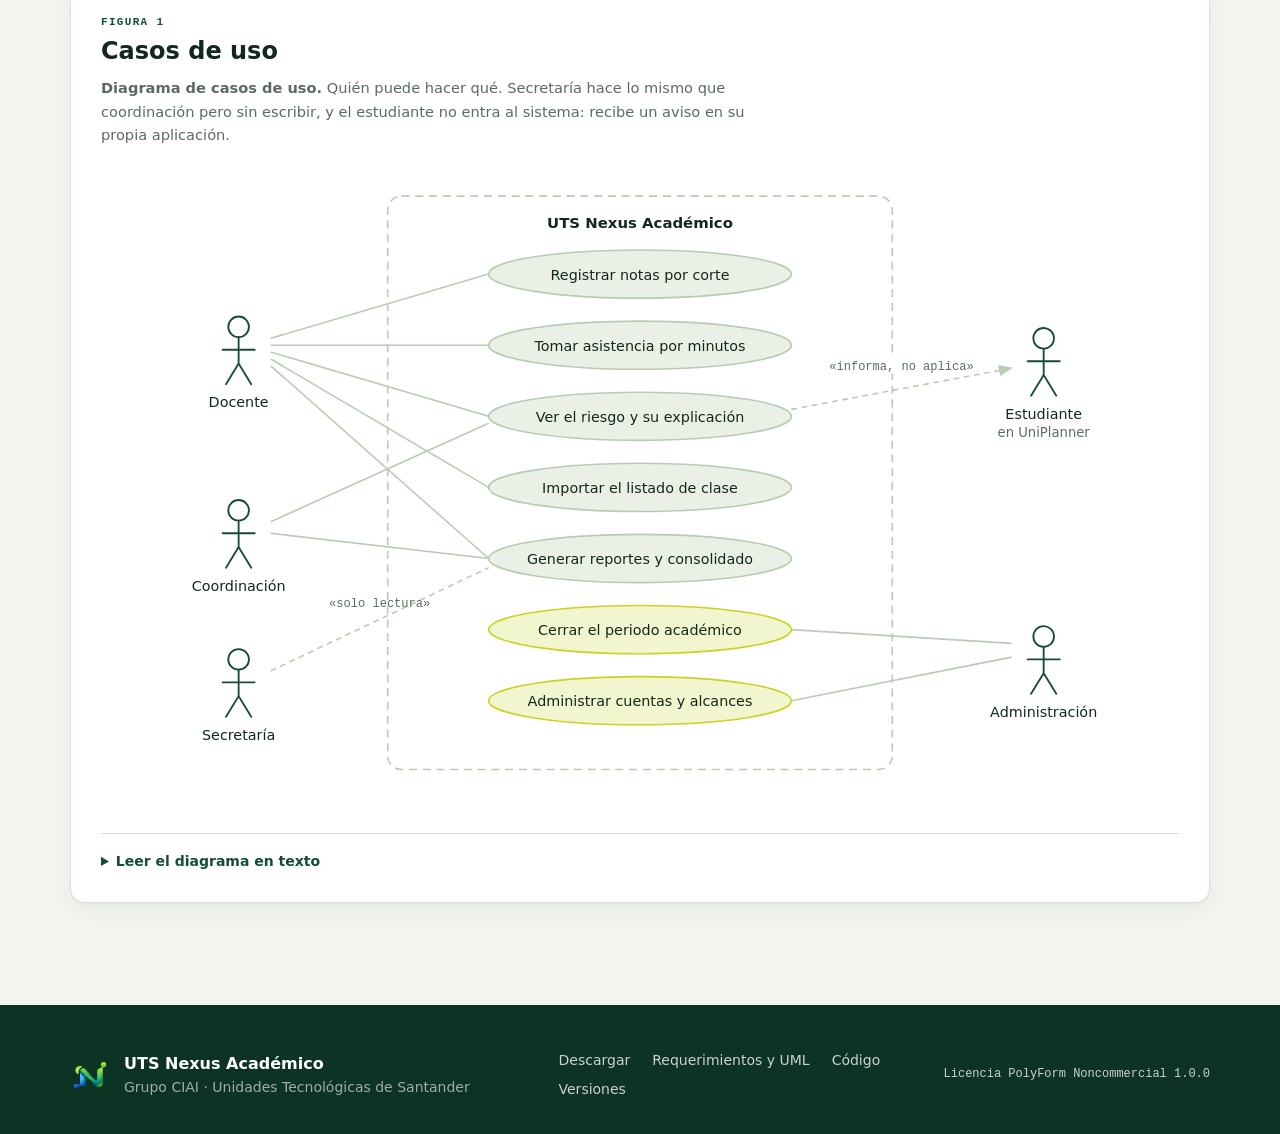
<file: requerimientos-uml.html>
<!doctype html>
<html lang="es-CO">
<head>
<meta charset="utf-8">
<meta name="viewport" content="width=device-width, initial-scale=1">
<meta http-equiv="Content-Security-Policy" content="default-src 'none'; script-src 'self'; style-src 'self' https://fonts.googleapis.com; font-src https://fonts.gstatic.com; img-src 'self' data:; connect-src https://api.github.com https://3-14-147-55.sslip.io; manifest-src 'self'; base-uri 'none'; form-action 'none'; object-src 'none'; upgrade-insecure-requests">
<meta name="referrer" content="strict-origin-when-cross-origin">

<title>Requerimientos y modelo UML — UTS Nexus Académico</title>
<meta name="description" content="Requerimientos funcionales y no funcionales de UTS Nexus Académico y su modelo UML: casos de uso, clases, componentes y secuencia. Documento técnico del Grupo CIAI, Unidades Tecnológicas de Santander.">
<meta name="author" content="Grupo CIAI — Unidades Tecnológicas de Santander">
<meta name="theme-color" content="#144d37" id="metaTema">
<link rel="canonical" href="https://juandavid-dev-lang.github.io/utsnexus.github.io/requerimientos-uml.html">

<meta property="og:type" content="article">
<meta property="og:site_name" content="UTS Nexus Académico">
<meta property="og:title" content="Requerimientos y modelo UML — UTS Nexus Académico">
<meta property="og:description" content="Qué tiene que hacer el sistema, cómo tiene que hacerlo y cuatro vistas UML del mismo.">
<meta property="og:url" content="https://juandavid-dev-lang.github.io/utsnexus.github.io/requerimientos-uml.html">
<meta property="og:image" content="https://juandavid-dev-lang.github.io/utsnexus.github.io/assets/og.png">
<meta property="og:image:width" content="1200">
<meta property="og:image:height" content="630">
<meta property="og:image:alt" content="UTS Nexus Académico: la planilla del semestre, con alertas y todo ya hechas.">
<meta property="og:locale" content="es_CO">
<meta name="twitter:card" content="summary_large_image">
<meta name="twitter:title" content="Requerimientos y modelo UML — UTS Nexus Académico">
<meta name="twitter:description" content="12 requisitos funcionales, 10 no funcionales y cuatro diagramas UML del sistema.">
<meta name="twitter:image" content="https://juandavid-dev-lang.github.io/utsnexus.github.io/assets/og.png">

<link rel="icon" href="favicon.ico" sizes="32x32">
<link rel="icon" href="assets/favicon.png" type="image/png" sizes="64x64">
<link rel="apple-touch-icon" href="assets/apple-touch-icon.png">
<link rel="manifest" href="site.webmanifest">

<link rel="preconnect" href="https://fonts.googleapis.com">
<link rel="preconnect" href="https://fonts.gstatic.com" crossorigin>
<link href="https://fonts.googleapis.com/css2?family=Archivo:wght@500;600;700;800&family=IBM+Plex+Mono:wght@400;500;600&family=Inter:wght@400;500;600;700&display=swap" rel="stylesheet">

<!-- El tema guardado se aplica ANTES de la hoja de estilos: leerlo después
     deja un fogonazo del tema contrario en el primer fotograma. -->
<script src="assets/js/tema-inicial.js"></script>
<link rel="stylesheet" href="assets/css/tokens.css">
<link rel="stylesheet" href="assets/css/base.css">
<link rel="stylesheet" href="assets/css/barra.css">
<link rel="stylesheet" href="assets/css/secciones.css">
<link rel="stylesheet" href="assets/css/documento.css">
<link rel="stylesheet" href="assets/css/movimiento.css">
<link rel="modulepreload" href="assets/js/app.js">

<script type="application/ld+json">
{
  "@context": "https://schema.org",
  "@type": "TechArticle",
  "headline": "Requerimientos y modelo UML de UTS Nexus Académico",
  "description": "Requerimientos funcionales y no funcionales del sistema y cuatro diagramas UML: casos de uso, clases, componentes y secuencia.",
  "url": "https://juandavid-dev-lang.github.io/utsnexus.github.io/requerimientos-uml.html",
  "image": "https://juandavid-dev-lang.github.io/utsnexus.github.io/assets/og.png",
  "inLanguage": "es-CO",
  "about": { "@id": "https://juandavid-dev-lang.github.io/utsnexus.github.io/#app" },
  "author": { "@type": "Organization", "name": "Grupo CIAI" },
  "publisher": { "@type": "CollegeOrUniversity", "name": "Unidades Tecnológicas de Santander" },
  "encoding": {
    "@type": "MediaObject",
    "encodingFormat": "application/pdf",
    "contentUrl": "https://juandavid-dev-lang.github.io/utsnexus.github.io/UTS_Nexus_Necesidad_Requerimientos_UML.pdf"
  }
}
</script>
</head>
<body>

<a class="saltar" href="#requerimientos">Saltar al contenido</a>

<header class="barra">
  <div class="barra__interior">
    <a class="marca" href="index.html">
      <img class="marca__logo" src="assets/logo.png" alt="" width="36" height="36" decoding="async">
      <span class="marca__nombre">UTS Nexus <em>Académico</em></span>
      <span class="etapa">Doc</span>
    </a>
    <nav class="barra__nav" aria-label="Secciones">
      <div class="barra__enlaces">
        <a href="#requerimientos">Requerimientos</a>
        <a href="#uml">Modelo UML</a>
        <a href="index.html#descargas">Descargar</a>
      </div>

      <div class="tema" role="group" aria-label="Tema de la página" data-activo="sistema">
        <span class="tema__indicador" aria-hidden="true"></span>
        <button class="tema__op" type="button" data-tema-op="claro" aria-pressed="false" title="Claro">
          <span class="visualmente-oculto">Tema claro</span>
          <svg viewBox="0 0 24 24" aria-hidden="true"><circle cx="12" cy="12" r="4.2"/><path d="M12 2.6v2.2M12 19.2v2.2M4.3 4.3l1.6 1.6M18.1 18.1l1.6 1.6M2.6 12h2.2M19.2 12h2.2M4.3 19.7l1.6-1.6M18.1 5.9l1.6-1.6"/></svg>
        </button>
        <button class="tema__op" type="button" data-tema-op="oscuro" aria-pressed="false" title="Oscuro">
          <span class="visualmente-oculto">Tema oscuro</span>
          <svg viewBox="0 0 24 24" aria-hidden="true"><path d="M20.5 14.6A8.6 8.6 0 0 1 9.4 3.5a8.6 8.6 0 1 0 11.1 11.1Z"/></svg>
        </button>
        <button class="tema__op" type="button" data-tema-op="sistema" aria-pressed="false" title="Seguir al sistema">
          <span class="visualmente-oculto">Seguir el tema del sistema</span>
          <svg viewBox="0 0 24 24" aria-hidden="true"><rect x="2.8" y="4.5" width="18.4" height="12.4" rx="2"/><path d="M8.5 20.5h7"/></svg>
        </button>
      </div>

      <a class="boton boton--lima boton--sm" href="index.html">
        <svg viewBox="0 0 24 24" aria-hidden="true"><path d="M14 6l-6 6 6 6"/></svg>
        <span class="boton__texto">Volver</span>
      </a>

      <button class="menu__boton" type="button" popovertarget="menu" aria-label="Abrir el menú">
        <svg viewBox="0 0 24 24" aria-hidden="true"><path d="M4 7h16M4 12h16M4 17h16"/></svg>
      </button>
      <div class="menu" id="menu" popover>
        <a href="#requerimientos"><svg viewBox="0 0 24 24" aria-hidden="true"><path d="M4 6h16M4 12h10M4 18h7"/></svg>Requerimientos</a>
        <a href="#uml"><svg viewBox="0 0 24 24" aria-hidden="true"><rect x="3" y="4" width="8" height="6" rx="1.5"/><rect x="13" y="14" width="8" height="6" rx="1.5"/><path d="M11 7h4v7"/></svg>Modelo UML</a>
        <a href="UTS_Nexus_Necesidad_Requerimientos_UML.pdf" download><svg viewBox="0 0 24 24" aria-hidden="true"><path d="M6 3h8l4 4v14H6z"/><path d="M14 3v4h4M12 11v6m0 0 2.5-2.5M12 17l-2.5-2.5"/></svg>Descargar en PDF</a>
        <div class="menu__separador" role="separator"></div>
        <a href="index.html#descargas"><svg viewBox="0 0 24 24" aria-hidden="true"><path d="M12 3v12m0 0 4-4m-4 4-4-4M4 19h16"/></svg>Descargar la app</a>
      </div>
    </nav>
  </div>
</header>

<main>

  <!-- ── Portada del documento ──────────────────────────────────────────────
       No es el hero de la portada repetido: aquí no hay nada que descargar.
       Dice qué documento es, de qué sistema habla y qué contiene, que es lo
       que alguien necesita saber antes de leer treinta requisitos. -->
  <section class="portada">
    <div class="envoltorio portada__interior">
      <p class="eyebrow">Documento técnico · Grupo CIAI</p>
      <h1 class="titular portada__titulo">
        Requerimientos y<br>
        <span class="titular__acento">modelo UML</span>
      </h1>
      <p class="entradilla">
        Qué tiene que hacer UTS Nexus Académico, qué tiene que cumplir mientras
        lo hace, y cuatro vistas del sistema: quién lo usa, qué guarda, de qué
        piezas está hecho y qué ocurre cuando alguien escribe una nota.
      </p>

      <dl class="portada__ficha">
        <div><dt>Sistema</dt><dd>UTS Nexus Académico</dd></div>
        <div><dt>Institución</dt><dd>Unidades Tecnológicas de Santander</dd></div>
        <div><dt>Contenido</dt><dd>12 requisitos funcionales · 10 no funcionales · 4 diagramas</dd></div>
      </dl>

      <nav class="portada__indice" aria-label="Contenido del documento">
        <a class="boton boton--lima boton--sm" href="#requerimientos">Requerimientos</a>
        <a class="boton boton--fantasma boton--sm" href="#uml">Modelo UML</a>
        <a class="boton boton--fantasma boton--sm" href="index.html#necesidad">La necesidad</a>
        <!-- El PDF trae además la sección de la necesidad, que en la web vive en
             la portada: en un documento suelto el problema tiene que ir delante
             de los requisitos o estos no se entienden. -->
        <a class="boton boton--fantasma boton--sm" href="UTS_Nexus_Necesidad_Requerimientos_UML.pdf" download>
          Descargar en PDF
        </a>
      </nav>
    </div>
  </section>


  <!-- ── Requerimientos ─────────────────────────────────────────────────────
       Con código y no solo con título: «RF-04» es lo que se cita en un
       documento del proyecto, así que tiene que poder buscarse en la página.
       Todos los que están aquí están implementados; esto no es una lista de
       deseos. -->
  <section class="seccion" id="requerimientos">
    <div class="envoltorio">
      <header class="seccion__cab">
        <p class="seccion__num"><span>01</span><i class="regla" aria-hidden="true"></i></p>
        <h2 class="titulo2">Requerimientos</h2>
        <p class="seccion__sub">
          Lo que el sistema tiene que hacer, y lo que tiene que cumplir mientras
          lo hace. Cada uno responde a algo de la sección anterior.
        </p>
      </header>

      <div class="reqs__grupo">
        <header class="reqs__cab">
          <h3 class="reqs__titulo">Funcionales</h3>
          <span class="reqs__cuenta">RF-01 a RF-12 · qué hace</span>
        </header>

        <ul class="reqs">
          <li class="req revela">
            <span class="req__id">RF-01</span>
            <div>
              <h4 class="req__titulo">Cuentas, sesión y roles</h4>
              <p>
                Cinco roles —administración, coordinación, secretaría, docencia y
                estudiante— con alcance propio. La sesión rota el token en cada
                canje y reutilizar uno viejo revoca la familia entera.
              </p>
            </div>
          </li>

          <li class="req revela">
            <span class="req__id">RF-02</span>
            <div>
              <h4 class="req__titulo">Matrícula y listados de clase</h4>
              <p>
                El listado se pega como texto, se sube como CSV o se lee de un
                PDF o una foto. La lectura <em>propone</em> con confianza por
                fila; escribir es un segundo paso que el docente confirma.
              </p>
            </div>
          </li>

          <li class="req revela">
            <span class="req__id">RF-03</span>
            <div>
              <h4 class="req__titulo">Registro de notas por componente</h4>
              <p>
                Una nota es atómica por estudiante, materia, corte y componente.
                Se captura a mano, en lote desde una planilla o importada de
                Excel, PDF o foto.
              </p>
            </div>
          </li>

          <li class="req revela">
            <span class="req__id">RF-04</span>
            <div>
              <h4 class="req__titulo">Cálculo del corte y de la definitiva</h4>
              <p>
                Corte = trabajos 30 % + parciales 60 % + autoevaluación 10 %.
                Definitiva = C1 33 % + C2 33 % + C3 34 %, se aprueba desde 3.0.
                A mitad de semestre se promedia solo lo calificado.
              </p>
            </div>
          </li>

          <li class="req revela">
            <span class="req__id">RF-05</span>
            <div>
              <h4 class="req__titulo">Asistencia por minutos reales</h4>
              <p>
                Cada clase registra minutos presentes sobre minutos totales. El
                porcentaje es ponderado, no un conteo de ausencias.
              </p>
            </div>
          </li>

          <li class="req revela">
            <span class="req__id">RF-06</span>
            <div>
              <h4 class="req__titulo">Alerta temprana de riesgo</h4>
              <p>
                Un modelo cruza notas, tendencia entre cortes y asistencia, y
                entrega la razón de cada alerta. Si no puede explicarla, no la
                muestra.
              </p>
            </div>
          </li>

          <li class="req revela">
            <span class="req__id">RF-07</span>
            <div>
              <h4 class="req__titulo">Patrones de inasistencia</h4>
              <p>
                Rachas de faltas seguidas y ausencias repetidas en el mismo día
                abren un caso de seguimiento. El caso se cierra solo cuando el
                patrón desaparece; no se borra.
              </p>
            </div>
          </li>

          <li class="req revela">
            <span class="req__id">RF-08</span>
            <div>
              <h4 class="req__titulo">Agenda y recordatorios de clase</h4>
              <p>
                El horario semanal se expande a clases con fecha y hora del
                campus, junto con parciales, entregas y tutorías. El aviso llega
                aunque la aplicación esté cerrada.
              </p>
            </div>
          </li>

          <li class="req revela">
            <span class="req__id">RF-09</span>
            <div>
              <h4 class="req__titulo">Reportes y consolidados</h4>
              <p>
                Notas, asistencia y consolidado en PDF y Excel, con membrete,
                logo y columnas configurables por la institución. Las tres
                salidas leen el mismo catálogo de columnas.
              </p>
            </div>
          </li>

          <li class="req revela">
            <span class="req__id">RF-10</span>
            <div>
              <h4 class="req__titulo">Cierre del periodo académico</h4>
              <p>
                Abierto, en cierre y cerrado. Durante el cierre se guarda una
                fotografía por estudiante y materia; reabrir no la borra, anota
                quién, cuándo y por qué.
              </p>
            </div>
          </li>

          <li class="req revela">
            <span class="req__id">RF-11</span>
            <div>
              <h4 class="req__titulo">Sincronización en tiempo real</h4>
              <p>
                Lo que se cambia en el escritorio aparece en el teléfono sin
                recargar. El servidor avisa a quien corresponde, no a todo el
                mundo.
              </p>
            </div>
          </li>

          <li class="req revela">
            <span class="req__id">RF-12</span>
            <div>
              <h4 class="req__titulo">Auditoría de cambios</h4>
              <p>
                Cada modificación guarda autor, fecha y solo lo que cambió, con
                contraseñas y datos personales enmascarados antes de escribirse.
              </p>
            </div>
          </li>
        </ul>
      </div>

      <div class="reqs__grupo">
        <header class="reqs__cab">
          <h3 class="reqs__titulo">No funcionales</h3>
          <span class="reqs__cuenta">RNF-01 a RNF-10 · cómo tiene que hacerlo</span>
        </header>

        <ul class="reqs">
          <li class="req revela">
            <span class="req__id">RNF-01</span>
            <div>
              <h4 class="req__titulo">Un solo motor de cálculo</h4>
              <p>
                Ningún cliente recalcula notas, asistencia ni riesgo. Las tres
                aplicaciones muestran el número que devuelve el servidor, así
                que no pueden discrepar.
              </p>
            </div>
          </li>

          <li class="req revela">
            <span class="req__id">RNF-02</span>
            <div>
              <h4 class="req__titulo">El alcance se decide en el servidor</h4>
              <p>
                Un docente no ve estudiantes de otro, y coordinación se acota a
                sus programas. La comprobación es lógica probada, no una
                pantalla que oculta botones.
              </p>
            </div>
          </li>

          <li class="req revela">
            <span class="req__id">RNF-03</span>
            <div>
              <h4 class="req__titulo">Escrituras masivas en un viaje</h4>
              <p>
                Una planilla de 500 filas por 10 columnas se guarda en una
                operación por lote, no en quince mil idas y vueltas a la base de
                datos.
              </p>
            </div>
          </li>

          <li class="req revela">
            <span class="req__id">RNF-04</span>
            <div>
              <h4 class="req__titulo">Listados paginados y acotados</h4>
              <p>
                Todo listado se pide por páginas y la búsqueda ocurre en el
                servidor: con páginas, filtrar en memoria dejaría fuera a quien
                no se ha descargado todavía.
              </p>
            </div>
          </li>

          <li class="req revela">
            <span class="req__id">RNF-05</span>
            <div>
              <h4 class="req__titulo">Accesibilidad y contraste</h4>
              <p>
                Contraste AA en los dos modos, foco visible, objetivos táctiles
                de 48 dp y movimiento reducido cuando el sistema lo pide. El
                tema tiene tres estados: claro, oscuro y seguir al sistema.
              </p>
            </div>
          </li>

          <li class="req revela">
            <span class="req__id">RNF-06</span>
            <div>
              <h4 class="req__titulo">Multiplataforma desde una base común</h4>
              <p>
                Windows, Linux y Android desde el mismo código de cliente por
                plataforma. Añadir un sistema operativo no obliga a reescribir
                la lógica académica.
              </p>
            </div>
          </li>

          <li class="req revela">
            <span class="req__id">RNF-07</span>
            <div>
              <h4 class="req__titulo">Degradación declarada</h4>
              <p>
                Sin servicio de predicción se usa el motor de reglas y se dice
                cuál respondió. Sin correo o sin notificaciones el sistema sigue
                funcionando y lo anota; nada falla en silencio.
              </p>
            </div>
          </li>

          <li class="req revela">
            <span class="req__id">RNF-08</span>
            <div>
              <h4 class="req__titulo">Actualización firmada</h4>
              <p>
                El instalador verifica la firma antes de aplicar una
                actualización. Lo que se descarga es un ejecutable: sin firma,
                cualquiera podría publicar una versión falsa.
              </p>
            </div>
          </li>

          <li class="req revela">
            <span class="req__id">RNF-09</span>
            <div>
              <h4 class="req__titulo">Secretos fuera del código</h4>
              <p>
                Claves y credenciales viven en el entorno y se validan al
                arrancar. Las sesiones se guardan en el llavero del sistema
                operativo, no en un archivo de texto.
              </p>
            </div>
          </li>

          <li class="req revela">
            <span class="req__id">RNF-10</span>
            <div>
              <h4 class="req__titulo">Límites de tasa y de tamaño</h4>
              <p>
                Cuántas peticiones caben en una ventana y cuánto cabe en una
                petición son dos defensas distintas, y las dos están puestas.
                El cupo se cuenta por usuario, no por dirección de red.
              </p>
            </div>
          </li>
        </ul>
      </div>
    </div>
  </section>

  <!-- ── Modelo UML ─────────────────────────────────────────────────────────
       Los cuatro diagramas van dibujados en SVG dentro de la página, no como
       imágenes exportadas: heredan los colores del tema, así que el mismo
       diagrama se lee en claro y en oscuro sin mantener dos archivos. Un PNG
       se queda con el fondo del día en que se exportó.

       Cada uno lleva su alternativa en texto. Un diagrama es una imagen
       compleja: un `alt` de seis palabras no la sustituye. -->
  <section class="seccion" id="uml">
    <div class="envoltorio">
      <header class="seccion__cab">
        <p class="seccion__num"><span>02</span><i class="regla" aria-hidden="true"></i></p>
        <h2 class="titulo2">Modelo UML</h2>
        <p class="seccion__sub">
          Cuatro vistas del mismo sistema: quién lo usa, qué guarda, de qué
          piezas está hecho y qué ocurre cuando alguien escribe una nota.
        </p>
      </header>

      <!-- Las puntas de flecha se declaran una sola vez. Si vivieran dentro de
           un panel oculto, el navegador no las resolvería en los demás. -->
      <svg class="diag__defs" width="0" height="0" aria-hidden="true" focusable="false">
        <defs>
          <marker id="flechaUml" viewBox="0 0 10 8" refX="9" refY="4"
                  markerWidth="9" markerHeight="7" orient="auto-start-reverse">
            <path class="d-punta" d="M0,0 L10,4 L0,8 Z"/>
          </marker>
        </defs>
      </svg>

      <div class="diag__pestanas" role="tablist" aria-label="Diagramas UML">
        <button class="diag__pestana" type="button" role="tab" id="pest-casos"
                aria-controls="diag-casos" aria-selected="true">Casos de uso</button>
        <button class="diag__pestana" type="button" role="tab" id="pest-clases"
                aria-controls="diag-clases" aria-selected="false">Clases</button>
        <button class="diag__pestana" type="button" role="tab" id="pest-componentes"
                aria-controls="diag-componentes" aria-selected="false">Componentes</button>
        <button class="diag__pestana" type="button" role="tab" id="pest-secuencia"
                aria-controls="diag-secuencia" aria-selected="false">Secuencia</button>
      </div>

      <!-- ── 1. Casos de uso ──────────────────────────────────────────────── -->
      <div class="diag__panel" role="tabpanel" id="diag-casos" aria-labelledby="pest-casos" tabindex="0">
        <p class="diag__num">Figura 1</p>
        <h3 class="diag__titulo">Casos de uso</h3>
        <p class="diag__pie">
          <strong>Diagrama de casos de uso.</strong> Quién puede hacer qué.
          Secretaría hace lo mismo que coordinación pero sin escribir, y el
          estudiante no entra al sistema: recibe un aviso en su propia
          aplicación.
        </p>

        <div class="diag__lienzo">
          <svg viewBox="0 0 940 560" role="img" aria-labelledby="tituloCasos">
            <title id="tituloCasos">Diagrama de casos de uso de UTS Nexus Académico</title>

            <rect class="d-caja--limite" x="250" y="28" width="440" height="500" rx="12"/>
            <text class="d-txt--fuerte d-txt--centro" x="470" y="56">UTS Nexus Académico</text>

            <!-- Actor: docente -->
            <g class="d-figura">
              <circle cx="120" cy="142" r="9"/>
              <path d="M120 151 V174 M106 162 H134 M120 174 L109 192 M120 174 L131 192"/>
            </g>
            <text class="d-txt d-txt--centro" x="120" y="212">Docente</text>

            <!-- Actor: coordinación -->
            <g class="d-figura">
              <circle cx="120" cy="302" r="9"/>
              <path d="M120 311 V334 M106 322 H134 M120 334 L109 352 M120 334 L131 352"/>
            </g>
            <text class="d-txt d-txt--centro" x="120" y="372">Coordinación</text>

            <!-- Actor: secretaría -->
            <g class="d-figura">
              <circle cx="120" cy="432" r="9"/>
              <path d="M120 441 V464 M106 452 H134 M120 464 L109 482 M120 464 L131 482"/>
            </g>
            <text class="d-txt d-txt--centro" x="120" y="502">Secretaría</text>

            <!-- Actor: administración -->
            <g class="d-figura">
              <circle cx="822" cy="412" r="9"/>
              <path d="M822 421 V444 M808 432 H836 M822 444 L811 462 M822 444 L833 462"/>
            </g>
            <text class="d-txt d-txt--centro" x="822" y="482">Administración</text>

            <!-- Actor: estudiante, fuera del sistema -->
            <g class="d-figura">
              <circle cx="822" cy="152" r="9"/>
              <path d="M822 161 V184 M808 172 H836 M822 184 L811 202 M822 184 L833 202"/>
            </g>
            <text class="d-txt d-txt--centro" x="822" y="222">Estudiante</text>
            <text class="d-txt--tenue d-txt--centro" x="822" y="238">en UniPlanner</text>

            <!-- Relaciones del docente -->
            <path class="d-linea" d="M148 152 L338 96"/>
            <path class="d-linea" d="M148 158 L338 158"/>
            <path class="d-linea" d="M148 164 L338 220"/>
            <path class="d-linea" d="M148 170 L338 282"/>
            <path class="d-linea" d="M148 176 L338 344"/>

            <!-- Relaciones de coordinación -->
            <path class="d-linea" d="M148 312 L338 226"/>
            <path class="d-linea" d="M148 322 L338 344"/>

            <!-- Secretaría: la misma lectura, sin escribir -->
            <path class="d-linea d-linea--corte" d="M148 442 L338 352"/>
            <text class="d-txt--dato d-txt--centro" x="243" y="386">«solo lectura»</text>

            <!-- Administración -->
            <path class="d-linea" d="M794 418 L602 406"/>
            <path class="d-linea" d="M794 430 L602 468"/>

            <!-- Al estudiante se le informa; nunca se le aplica nada -->
            <path class="d-linea d-linea--corte" marker-end="url(#flechaUml)" d="M602 214 L794 178"/>
            <!-- La etiqueta cruza el marco del sistema. El recuadro del color
                 del panel la despeja; sin él, las rayas del marco salen entre
                 las letras. -->
            <rect class="d-etiqueta" x="634" y="169" width="128" height="14" rx="3"/>
            <text class="d-txt--dato d-txt--centro" x="698" y="180">«informa, no aplica»</text>

            <!-- Casos de uso -->
            <ellipse class="d-caja" cx="470" cy="96" rx="132" ry="21"/>
            <text class="d-txt d-txt--centro" x="470" y="101">Registrar notas por corte</text>

            <ellipse class="d-caja" cx="470" cy="158" rx="132" ry="21"/>
            <text class="d-txt d-txt--centro" x="470" y="163">Tomar asistencia por minutos</text>

            <ellipse class="d-caja" cx="470" cy="220" rx="132" ry="21"/>
            <text class="d-txt d-txt--centro" x="470" y="225">Ver el riesgo y su explicación</text>

            <ellipse class="d-caja" cx="470" cy="282" rx="132" ry="21"/>
            <text class="d-txt d-txt--centro" x="470" y="287">Importar el listado de clase</text>

            <ellipse class="d-caja" cx="470" cy="344" rx="132" ry="21"/>
            <text class="d-txt d-txt--centro" x="470" y="349">Generar reportes y consolidado</text>

            <ellipse class="d-caja--lima" cx="470" cy="406" rx="132" ry="21"/>
            <text class="d-txt d-txt--centro" x="470" y="411">Cerrar el periodo académico</text>

            <ellipse class="d-caja--lima" cx="470" cy="468" rx="132" ry="21"/>
            <text class="d-txt d-txt--centro" x="470" y="473">Administrar cuentas y alcances</text>
          </svg>
        </div>

        <details class="diag__texto">
          <summary>Leer el diagrama en texto</summary>
          <ul>
            <li><strong>Docente:</strong> registra notas por corte, toma asistencia por minutos, consulta el riesgo con su explicación, importa el listado de clase y genera reportes.</li>
            <li><strong>Coordinación:</strong> consulta el riesgo y genera reportes y consolidados de sus programas.</li>
            <li><strong>Secretaría:</strong> los mismos reportes que coordinación, en modo de solo lectura.</li>
            <li><strong>Administración:</strong> cierra el periodo académico y administra cuentas y alcances. Son los dos casos que ningún otro rol alcanza.</li>
            <li><strong>Estudiante:</strong> no entra a este sistema. Recibe en UniPlanner un aviso derivado del riesgo, que informa y nunca aplica nada por él.</li>
          </ul>
        </details>
      </div>

      <!-- ── 2. Clases ────────────────────────────────────────────────────── -->
      <div class="diag__panel" role="tabpanel" id="diag-clases" aria-labelledby="pest-clases" tabindex="0">
        <p class="diag__num">Figura 2</p>
        <h3 class="diag__titulo">Clases y modelo de datos</h3>
        <p class="diag__pie">
          <strong>Diagrama de clases.</strong> El estudiante existe una sola vez
          en toda la institución, identificado por su cédula. La matrícula es la
          pieza que lo une a un grupo de una materia en un semestre; todo lo
          demás cuelga de ahí.
        </p>

        <div class="diag__lienzo">
          <svg viewBox="0 0 940 580" role="img" aria-labelledby="tituloClases">
            <title id="tituloClases">Diagrama de clases del modelo de datos</title>

            <!-- Estudiante -->
            <rect class="d-caja" x="40" y="40" width="210" height="124" rx="8"/>
            <path class="d-linea" d="M40 70 H250"/>
            <text class="d-txt--fuerte d-txt--centro" x="145" y="61">Estudiante</text>
            <text class="d-txt--dato" x="56" y="92">cédula · única</text>
            <text class="d-txt--dato" x="56" y="112">nombre</text>
            <text class="d-txt--dato" x="56" y="132">programa</text>
            <text class="d-txt--dato" x="56" y="152">correo</text>

            <!-- Materia -->
            <rect class="d-caja" x="365" y="40" width="210" height="124" rx="8"/>
            <path class="d-linea" d="M365 70 H575"/>
            <text class="d-txt--fuerte d-txt--centro" x="470" y="61">Materia</text>
            <text class="d-txt--dato" x="381" y="92">código</text>
            <text class="d-txt--dato" x="381" y="112">nombre</text>
            <text class="d-txt--dato" x="381" y="132">programa</text>
            <text class="d-txt--dato" x="381" y="152">créditos</text>

            <!-- Profesor -->
            <rect class="d-caja" x="690" y="40" width="210" height="124" rx="8"/>
            <path class="d-linea" d="M690 70 H900"/>
            <text class="d-txt--fuerte d-txt--centro" x="795" y="61">Profesor</text>
            <text class="d-txt--dato" x="706" y="92">institución</text>
            <text class="d-txt--dato" x="706" y="112">programas asignados</text>
            <text class="d-txt--dato" x="706" y="132">director de grado</text>
            <text class="d-txt--dato" x="706" y="152">estado de la cuenta</text>

            <!-- Matrícula, el centro -->
            <rect class="d-caja--lima" x="365" y="230" width="210" height="124" rx="8"/>
            <path class="d-linea" d="M365 260 H575"/>
            <text class="d-txt--fuerte d-txt--centro" x="470" y="251">Matrícula</text>
            <text class="d-txt--dato" x="381" y="282">estudiante</text>
            <text class="d-txt--dato" x="381" y="302">materia · grupo</text>
            <text class="d-txt--dato" x="381" y="322">periodo · 2026-2</text>
            <text class="d-txt--dato" x="381" y="342">docente</text>

            <!-- Periodo -->
            <rect class="d-caja" x="690" y="230" width="210" height="104" rx="8"/>
            <path class="d-linea" d="M690 260 H900"/>
            <text class="d-txt--fuerte d-txt--centro" x="795" y="251">Periodo académico</text>
            <text class="d-txt--dato" x="706" y="282">código · 2026-2</text>
            <text class="d-txt--dato" x="706" y="302">estado: abierto,</text>
            <text class="d-txt--dato" x="706" y="322">en cierre o cerrado</text>

            <!-- Nota -->
            <rect class="d-caja" x="40" y="420" width="210" height="124" rx="8"/>
            <path class="d-linea" d="M40 450 H250"/>
            <text class="d-txt--fuerte d-txt--centro" x="145" y="441">Nota</text>
            <text class="d-txt--dato" x="56" y="472">corte · 1, 2 o 3</text>
            <text class="d-txt--dato" x="56" y="492">componente</text>
            <text class="d-txt--dato" x="56" y="512">valor · 0 a 5</text>
            <text class="d-txt--dato" x="56" y="532">etiqueta</text>

            <!-- Asistencia -->
            <rect class="d-caja" x="365" y="420" width="210" height="124" rx="8"/>
            <path class="d-linea" d="M365 450 H575"/>
            <text class="d-txt--fuerte d-txt--centro" x="470" y="441">Asistencia</text>
            <text class="d-txt--dato" x="381" y="472">fecha de la clase</text>
            <text class="d-txt--dato" x="381" y="492">minutos presentes</text>
            <text class="d-txt--dato" x="381" y="512">minutos totales</text>
            <text class="d-txt--dato" x="381" y="532">observación</text>

            <!-- Asociaciones -->
            <path class="d-linea" d="M145 164 V290 H365"/>
            <text class="d-txt--dato" x="153" y="184">1</text>
            <text class="d-txt--dato" x="345" y="284">*</text>

            <path class="d-linea" d="M470 164 V230"/>
            <text class="d-txt--dato" x="478" y="184">1</text>
            <text class="d-txt--dato" x="478" y="224">*</text>

            <path class="d-linea" d="M795 164 V198 H620 V262 H575"/>
            <text class="d-txt--dato" x="803" y="184">1</text>
            <text class="d-txt--dato" x="588" y="256">*</text>

            <path class="d-linea d-linea--corte" marker-end="url(#flechaUml)" d="M690 300 H579"/>
            <text class="d-txt--dato d-txt--centro" x="634" y="292">«bloquea»</text>

            <path class="d-linea" d="M470 354 V386 H145 V420"/>
            <text class="d-txt--dato d-txt--centro" x="300" y="378">notas del corte</text>

            <path class="d-linea" d="M470 354 V420"/>
            <text class="d-txt--dato" x="478" y="404">clases dictadas</text>
          </svg>
        </div>

        <details class="diag__texto">
          <summary>Leer el diagrama en texto</summary>
          <ul>
            <li><strong>Estudiante</strong> (cédula única, nombre, programa, correo) tiene muchas <strong>matrículas</strong>.</li>
            <li><strong>Materia</strong> (código, nombre, programa, créditos) tiene muchas matrículas, y <strong>Profesor</strong> (institución, programas asignados, si dirige trabajos de grado) también.</li>
            <li><strong>Matrícula</strong> une estudiante, materia, grupo, periodo y docente. Es la pieza que define quién ve a quién.</li>
            <li>De la matrícula cuelgan las <strong>notas</strong> —una por corte y componente, con valor de 0 a 5— y las <strong>asistencias</strong>, una por clase, con minutos presentes sobre minutos totales.</li>
            <li>El <strong>periodo académico</strong> bloquea las escrituras de notas, asistencia y matrículas cuando pasa a «en cierre» o «cerrado».</li>
          </ul>
        </details>
      </div>

      <!-- ── 3. Componentes ───────────────────────────────────────────────── -->
      <div class="diag__panel" role="tabpanel" id="diag-componentes" aria-labelledby="pest-componentes" tabindex="0">
        <p class="diag__num">Figura 3</p>
        <h3 class="diag__titulo">Componentes y despliegue</h3>
        <p class="diag__pie">
          <strong>Diagrama de componentes.</strong> Un backend y una base de
          datos en el centro; las aplicaciones solo muestran. El servicio de
          predicción es opcional: si no responde, el backend usa su motor de
          reglas y lo dice en la respuesta.
        </p>

        <div class="diag__lienzo">
          <svg viewBox="0 0 940 480" role="img" aria-labelledby="tituloComponentes">
            <title id="tituloComponentes">Diagrama de componentes y despliegue</title>

            <rect class="d-caja" x="80" y="30" width="300" height="92" rx="10"/>
            <text class="d-txt--fuerte d-txt--centro" x="230" y="62">Aplicación de escritorio</text>
            <text class="d-txt--tenue d-txt--centro" x="230" y="84">Tauri 2 + React 19</text>
            <text class="d-txt--dato d-txt--centro" x="230" y="104">Windows · Linux</text>

            <rect class="d-caja" x="560" y="30" width="300" height="92" rx="10"/>
            <text class="d-txt--fuerte d-txt--centro" x="710" y="62">Aplicación móvil</text>
            <text class="d-txt--tenue d-txt--centro" x="710" y="84">Flutter</text>
            <text class="d-txt--dato d-txt--centro" x="710" y="104">Android</text>

            <rect class="d-caja--marca" x="250" y="190" width="440" height="110" rx="10"/>
            <text class="d-txt--fuerte d-txt--sobre d-txt--centro" x="470" y="220">Backend · Node + TypeScript</text>
            <rect class="d-caja--tenue" x="268" y="238" width="126" height="44" rx="7"/>
            <text class="d-txt--dato d-txt--centro" x="331" y="258">domains/</text>
            <text class="d-txt--dato d-txt--centro" x="331" y="273">cálculo puro</text>
            <rect class="d-caja--tenue" x="406" y="238" width="126" height="44" rx="7"/>
            <text class="d-txt--dato d-txt--centro" x="469" y="258">modules/</text>
            <text class="d-txt--dato d-txt--centro" x="469" y="273">rutas HTTP</text>
            <rect class="d-caja--tenue" x="544" y="238" width="126" height="44" rx="7"/>
            <text class="d-txt--dato d-txt--centro" x="607" y="258">shared/</text>
            <text class="d-txt--dato d-txt--centro" x="607" y="273">infraestructura</text>

            <rect class="d-caja" x="40" y="370" width="250" height="86" rx="10"/>
            <text class="d-txt--fuerte d-txt--centro" x="165" y="402">MongoDB Atlas</text>
            <text class="d-txt--tenue d-txt--centro" x="165" y="424">estudiantes · notas · asistencia</text>

            <rect class="d-caja" x="345" y="370" width="250" height="86" rx="10"/>
            <text class="d-txt--fuerte d-txt--centro" x="470" y="402">Servicio de predicción</text>
            <text class="d-txt--tenue d-txt--centro" x="470" y="424">FastAPI + scikit-learn</text>

            <rect class="d-caja" x="650" y="370" width="250" height="86" rx="10"/>
            <text class="d-txt--fuerte d-txt--centro" x="775" y="402">UniPlanner</text>
            <text class="d-txt--tenue d-txt--centro" x="775" y="424">buzón del estudiante</text>

            <path class="d-linea" marker-start="url(#flechaUml)" marker-end="url(#flechaUml)" d="M230 122 V156 H330 V190"/>
            <text class="d-txt--dato" x="240" y="150">REST · Socket.io</text>

            <path class="d-linea" marker-start="url(#flechaUml)" marker-end="url(#flechaUml)" d="M710 122 V156 H610 V190"/>
            <text class="d-txt--dato" x="700" y="150" text-anchor="end">REST · Socket.io</text>

            <path class="d-linea" marker-start="url(#flechaUml)" marker-end="url(#flechaUml)" d="M330 300 V336 H165 V370"/>
            <text class="d-txt--dato" x="180" y="330">Mongoose</text>

            <path class="d-linea d-linea--corte" marker-start="url(#flechaUml)" marker-end="url(#flechaUml)" d="M470 300 V370"/>
            <text class="d-txt--dato" x="482" y="342">opcional · cae a reglas</text>

            <path class="d-linea" marker-end="url(#flechaUml)" d="M610 300 V336 H775 V370"/>
            <text class="d-txt--dato" x="760" y="330" text-anchor="end">solo escritura</text>
          </svg>
        </div>

        <details class="diag__texto">
          <summary>Leer el diagrama en texto</summary>
          <ul>
            <li>Dos aplicaciones cliente: <strong>escritorio</strong> (Tauri 2 + React 19, para Windows y Linux) y <strong>móvil</strong> (Flutter, Android). Las dos hablan con el mismo backend por REST y reciben cambios en vivo por Socket.io.</li>
            <li>El <strong>backend</strong> (Node + TypeScript) tiene tres capas: <code>domains/</code> con el cálculo puro y probado, <code>modules/</code> con las rutas HTTP por capacidad y <code>shared/</code> con la infraestructura común.</li>
            <li>Persiste en <strong>MongoDB Atlas</strong> a través de Mongoose.</li>
            <li>Consulta un <strong>servicio de predicción</strong> en FastAPI. Es opcional: si no responde, el backend usa su motor de reglas y lo declara.</li>
            <li>Escribe avisos en el buzón de <strong>UniPlanner</strong>, la aplicación del estudiante. La flecha va en un solo sentido a propósito: de allí no vuelve ningún dato.</li>
          </ul>
        </details>
      </div>

      <!-- ── 4. Secuencia ─────────────────────────────────────────────────── -->
      <div class="diag__panel" role="tabpanel" id="diag-secuencia" aria-labelledby="pest-secuencia" tabindex="0">
        <p class="diag__num">Figura 4</p>
        <h3 class="diag__titulo">Secuencia: registrar una nota</h3>
        <p class="diag__pie">
          <strong>Diagrama de secuencia: registrar una nota.</strong> El docente
          escribe un 4.2; la definitiva la calcula el servidor y vuelve ya
          hecha. La aplicación no multiplica nada, y por eso el teléfono no
          puede mostrar otro número.
        </p>

        <div class="diag__lienzo">
          <svg viewBox="0 0 1040 470" role="img" aria-labelledby="tituloSecuencia">
            <title id="tituloSecuencia">Diagrama de secuencia del registro de una nota</title>

            <rect class="d-caja" x="20" y="20" width="120" height="42" rx="8"/>
            <text class="d-txt--fuerte d-txt--centro" x="80" y="46">Docente</text>
            <path class="d-linea d-linea--corte" d="M80 62 V434"/>

            <rect class="d-caja" x="230" y="20" width="120" height="42" rx="8"/>
            <text class="d-txt--fuerte d-txt--centro" x="290" y="46">Escritorio</text>
            <path class="d-linea d-linea--corte" d="M290 62 V434"/>

            <rect class="d-caja--marca" x="460" y="20" width="120" height="42" rx="8"/>
            <text class="d-txt--fuerte d-txt--sobre d-txt--centro" x="520" y="46">Backend</text>
            <path class="d-linea d-linea--corte" d="M520 62 V434"/>

            <rect class="d-caja" x="720" y="20" width="120" height="42" rx="8"/>
            <text class="d-txt--fuerte d-txt--centro" x="780" y="46">MongoDB</text>
            <path class="d-linea d-linea--corte" d="M780 62 V434"/>

            <rect class="d-caja" x="910" y="20" width="120" height="42" rx="8"/>
            <text class="d-txt--fuerte d-txt--centro" x="970" y="46">Móvil</text>
            <path class="d-linea d-linea--corte" d="M970 62 V434"/>

            <path class="d-linea" marker-end="url(#flechaUml)" d="M80 108 H290"/>
            <text class="d-txt--dato d-txt--centro" x="185" y="100">escribe 4.2 en C1</text>

            <path class="d-linea" marker-end="url(#flechaUml)" d="M290 152 H520"/>
            <text class="d-txt--dato d-txt--centro" x="405" y="144">POST /grades</text>

            <path class="d-linea" marker-end="url(#flechaUml)" d="M520 180 H575 V212 H524"/>
            <text class="d-txt--dato" x="583" y="192">comprueba el alcance,</text>
            <text class="d-txt--dato" x="583" y="208">el periodo y el rango 0–5</text>

            <path class="d-linea" marker-end="url(#flechaUml)" d="M520 252 H780"/>
            <text class="d-txt--dato d-txt--centro" x="650" y="244">escritura por lote + auditoría</text>

            <path class="d-linea d-linea--corte" marker-end="url(#flechaUml)" d="M780 292 H520"/>
            <text class="d-txt--dato d-txt--centro" x="650" y="284">confirmado</text>

            <path class="d-linea" marker-end="url(#flechaUml)" d="M520 320 H575 V352 H524"/>
            <text class="d-txt--dato" x="583" y="332">recalcula el corte</text>
            <text class="d-txt--dato" x="583" y="348">y la definitiva</text>

            <path class="d-linea d-linea--corte" marker-end="url(#flechaUml)" d="M520 392 H290"/>
            <text class="d-txt--dato d-txt--centro" x="405" y="384">definitiva 4.03 · ya calculada</text>

            <path class="d-linea" marker-end="url(#flechaUml)" d="M520 428 H970"/>
            <!-- La etiqueta cruza la línea de vida de MongoDB. El recuadro del
                 color del panel la despeja: sin él, las rayas de la línea
                 aparecen entre las letras y se lee como un error de dibujo. -->
            <rect class="d-etiqueta" x="632" y="408" width="316" height="16" rx="3"/>
            <text class="d-txt--dato d-txt--centro" x="790" y="420">sync:update · la pantalla del teléfono se refresca</text>
          </svg>
        </div>

        <details class="diag__texto">
          <summary>Leer el diagrama en texto</summary>
          <ol>
            <li>El docente escribe 4.2 en el primer corte, en la aplicación de escritorio.</li>
            <li>El escritorio envía la nota al backend con una petición <code>POST /grades</code>.</li>
            <li>El backend comprueba que ese estudiante está en su alcance, que el periodo sigue abierto y que la nota está entre 0 y 5.</li>
            <li>Guarda en MongoDB con una escritura por lote y deja el registro de auditoría en la misma operación.</li>
            <li>Recalcula el corte y la definitiva con los pesos del reglamento.</li>
            <li>Devuelve al escritorio la definitiva ya calculada: la aplicación no multiplica nada.</li>
            <li>Emite un evento a los dispositivos de ese usuario, y la pantalla del teléfono se refresca sola.</li>
          </ol>
        </details>
      </div>
    </div>
  </section>


</main>

<footer class="pie">
  <div class="envoltorio pie__interior">
    <div class="pie__marca">
      <img src="assets/logo.png" alt="" width="40" height="40" loading="lazy" decoding="async">
      <div>
        <p class="pie__nombre">UTS Nexus Académico</p>
        <p class="pie__tenue">Grupo CIAI · Unidades Tecnológicas de Santander</p>
      </div>
    </div>
    <nav class="pie__enlaces" aria-label="Enlaces del pie">
      <a href="index.html#descargas">Descargar</a>
      <a href="requerimientos-uml.html">Requerimientos y UML</a>
      <a href="https://github.com/JuanDavid-dev-lang/UTS_Nexus_Academico" target="_blank" rel="noopener">Código</a>
      <a href="https://github.com/JuanDavid-dev-lang/UTS_Nexus_Releases/releases" target="_blank" rel="noopener">Versiones</a>
    </nav>
    <p class="pie__tenue pie__licencia">
      <a href="https://polyformproject.org/licenses/noncommercial/1.0.0/" target="_blank" rel="noopener">Licencia PolyForm Noncommercial 1.0.0</a>
    </p>
  </div>
</footer>

<script type="module" src="assets/js/app.js"></script>
</body>
</html>
</file>
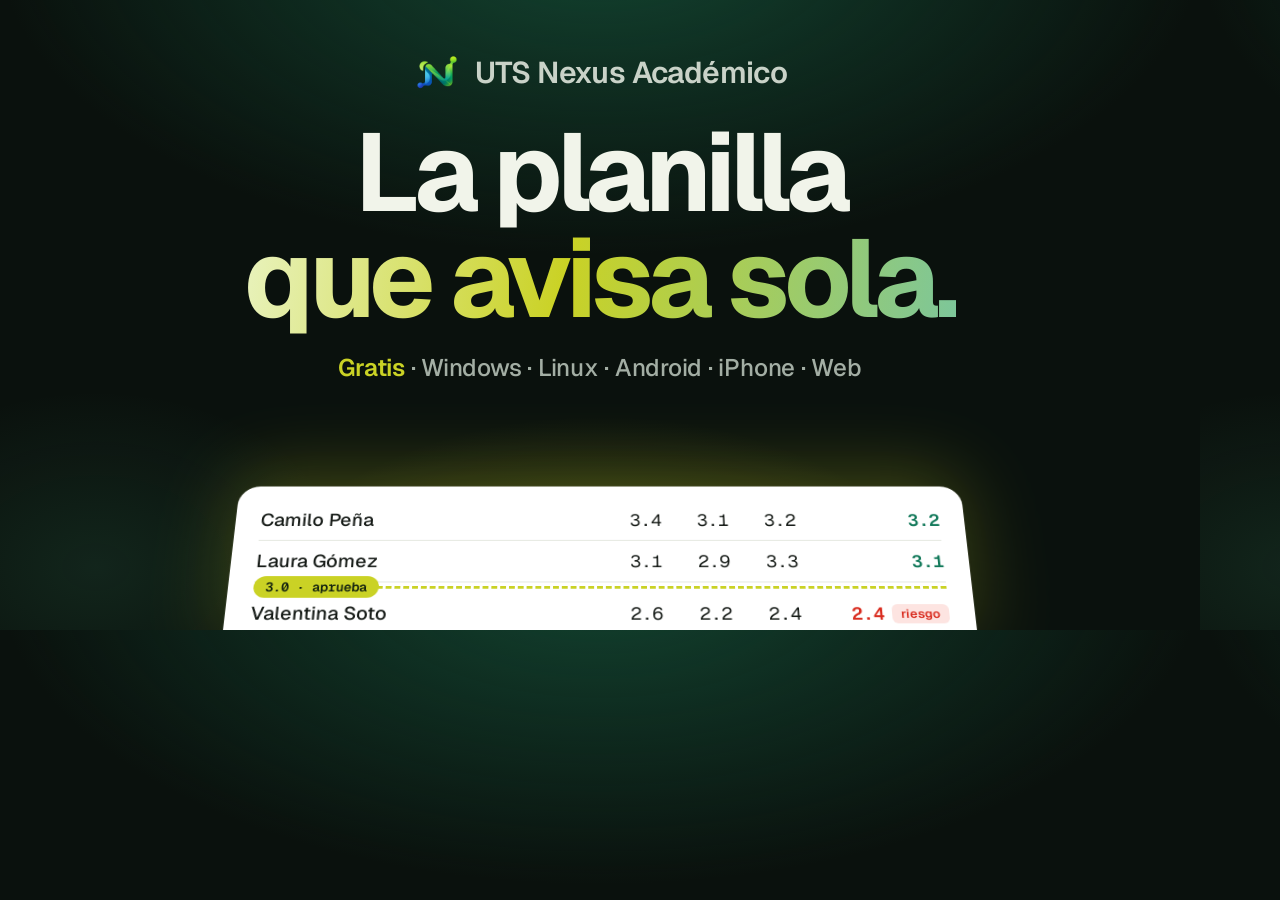
<file: herramientas/og.html>
<!doctype html>
<!-- Plantilla de la imagen para compartir (Open Graph, 1200×630).

     No se publica: `generar-imagenes.py` la abre en Chrome o Edge sin
     ventana y guarda la captura en assets/og.png. Se dibuja con HTML y no con
     PIL para que lleve las mismas fuentes, degradados y planilla que el hero.

     WhatsApp, en la vista pequeña, recorta un cuadrado del CENTRO: por eso el
     logo y «La planilla» van centrados, y lo que sobra a los lados es fondo. -->
<html lang="es-CO">
<head>
<meta charset="utf-8">
<link rel="preconnect" href="https://fonts.googleapis.com">
<link rel="preconnect" href="https://fonts.gstatic.com" crossorigin>
<link href="https://fonts.googleapis.com/css2?family=Geist:wght@500;600;700&family=Geist+Mono:wght@500;600&display=block" rel="stylesheet">
<style>
  * { box-sizing: border-box; margin: 0; }
  html, body { width: 1200px; height: 630px; overflow: hidden; }
  body {
    position: relative;
    font-family: 'Geist', system-ui, sans-serif;
    color: #f1f4ea;
    text-align: center;
    background:
      radial-gradient(46% 60% at 50% 108%, rgb(202 210 37 / .30), transparent 70%),
      radial-gradient(70% 70% at 50% -10%, rgb(20 77 55 / .85), transparent 72%),
      radial-gradient(30% 40% at 8% 90%, rgb(90 214 154 / .10), transparent 70%),
      #0a110d;
    -webkit-font-smoothing: antialiased;
  }

  .marca {
    display: inline-flex; align-items: center; gap: 14px;
    margin-top: 48px;
    font-size: 30px; font-weight: 600; letter-spacing: -.02em;
    color: #c9d2c8;
  }
  .marca img { width: 48px; height: 48px; border-radius: 12px; }

  h1 {
    margin-top: 18px;
    font-size: 110px;
    font-weight: 700;
    letter-spacing: -.05em;
    line-height: .96;
  }
  h1 span {
    background: linear-gradient(100deg, #e9f3c0 0%, #cad225 45%, #7cc69b 100%);
    -webkit-background-clip: text; background-clip: text;
    color: transparent;
  }

  .plataformas {
    margin-top: 22px;
    font-size: 24px; font-weight: 500; letter-spacing: -.01em;
    color: #a3aea4;
  }
  .plataformas b { color: #cad225; font-weight: 600; }

  /* La planilla asomando por abajo, recostada como en el hero. */
  .escena {
    position: absolute; left: 50%; top: 466px;
    width: 760px; margin-left: -380px;
    perspective: 1400px;
  }
  .planilla {
    background: #ffffff;
    color: #161b17;
    border-radius: 22px;
    padding: 16px 26px 22px;
    text-align: left;
    transform: rotateX(24deg);
    transform-origin: 50% 100%;
    box-shadow: 0 0 0 1px rgb(255 255 255 / .08), 0 -20px 80px rgb(202 210 37 / .25);
  }
  .fila {
    display: grid; grid-template-columns: 1fr 70px 70px 70px 150px;
    align-items: center;
    padding: 10px 0;
    border-bottom: 1px solid #e1e5dc;
    font-family: 'Geist Mono', monospace; font-size: 19px;
  }
  .fila span:not(:first-child) { text-align: right; }
  .fila span:first-child { font-family: 'Geist', sans-serif; font-weight: 500; font-size: 20px; }
  .ok { color: #12795a; font-weight: 600; }
  .mal { color: #d92d20; font-weight: 600; }
  .chip {
    display: inline-block; margin-left: 8px; padding: 2px 9px; border-radius: 6px;
    background: #fde4e1; color: #d92d20;
    font-family: 'Geist', sans-serif; font-style: normal; font-size: 13px; font-weight: 600; vertical-align: 2px;
  }
  .umbral { position: relative; height: 0; border-top: 3px dashed #cad225; margin: 4px 0; }
  .umbral i {
    position: absolute; left: 0; top: -14px;
    background: #cad225; color: #11200f;
    border-radius: 999px; padding: 3px 12px;
    font-family: 'Geist Mono', monospace; font-style: normal; font-size: 14px; font-weight: 600;
  }
</style>
</head>
<body>
  <p class="marca"><img src="../assets/logo.png" alt="">UTS Nexus Académico</p>
  <h1>La planilla<br><span>que avisa sola.</span></h1>
  <p class="plataformas"><b>Gratis</b> · Windows · Linux · Android · iPhone · Web</p>

  <div class="escena">
    <div class="planilla">
      <div class="fila"><span>Camilo Peña</span><span>3.4</span><span>3.1</span><span>3.2</span><span class="ok">3.2</span></div>
      <div class="fila"><span>Laura Gómez</span><span>3.1</span><span>2.9</span><span>3.3</span><span class="ok">3.1</span></div>
      <div class="umbral"><i>3.0 · aprueba</i></div>
      <div class="fila"><span>Valentina Soto</span><span>2.6</span><span>2.2</span><span>2.4</span><span class="mal">2.4<em class="chip">riesgo</em></span></div>
    </div>
  </div>
</body>
</html>
</file>
<file: assets/css/portada/base.css>
/* ═══════════════════════════════════════════════════════════════════════════
   Portada — tokens, reset, tipografía y botones.

   La portada es una página de producto: campos grandes, titulares enormes y
   una sola acción por pantalla. Los colores siguen siendo los de la marca
   (verde UTS y lima), pero el campo dominante pasa a ser un casi-negro
   teñido de verde, y el lima queda reservado a la acción principal.

   El documento de requerimientos y la 404 siguen con sus hojas de siempre;
   nada de esta carpeta las toca.
   ═══════════════════════════════════════════════════════════════════════════ */

:root {
  /* ── Color: papel, no tono ─────────────────────────────────────────────── */
  --lienzo: #fbfbf8;          /* fondo de la página */
  --lienzo-alt: #f1f3ec;      /* la franja que alterna, como el gris de Apple */
  --tarjeta: #ffffff;
  --tinta: #161b17;
  --tinta-2: #5d665f;         /* texto secundario: 5.9:1 sobre el lienzo */
  --linea: #e1e5dc;
  --linea-fuerte: #c9d1c3;
  --marca: #144d37;
  --marca-texto: #1a6247;     /* el verde cuando es texto o enlace */
  --lima: #cad225;
  --lima-hover: #d9e14a;
  --lima-tenue: #eef3c4;
  --noche: #0a110d;           /* campo oscuro: hero, novedades, cierre */
  --noche-2: #141d17;         /* tarjeta sobre la noche */
  --noche-3: #1f2a22;
  --sobre-noche: #f1f4ea;
  --sobre-noche-2: #a3aea4;
  --alarma: #d92d20;
  --alarma-tenue: #fde4e1;
  --exito: #12795a;
  --barra: rgb(251 251 248 / .78);
  --sombra: 0 1px 2px rgb(10 30 20 / .05), 0 12px 40px rgb(10 30 20 / .08);

  /* El degradado de las cifras: del verde de la marca al lima. */
  --brillo: linear-gradient(100deg, #1a6247 10%, #7fa51c 60%, #b5bf12 95%);
  --brillo-noche: linear-gradient(100deg, #e9f3c0 0%, #cad225 45%, #7cc69b 100%);

  /* ── Escena: las franjas grandes (hero, novedades, cierre) ─────────────
     Siguen el tema: claras en el claro y de noche en el oscuro. Una franja
     negra fija en medio de una página clara se leía como un corte, no como
     una decisión. Las ilustraciones (galería, órbita, maqueta de la app)
     sí son oscuras siempre, y usan las variables `--noche*`. */
  --escena: #f2f4ec;
  --escena-2: #ffffff;
  --escena-3: #e7ecdf;
  --sobre-escena: #161b17;
  --sobre-escena-2: #59625b;
  --acento-escena: #1a6247;
  --vidrio: rgb(20 45 30 / .04);
  --vidrio-hover: rgb(20 45 30 / .08);
  --vidrio-borde: rgb(20 45 30 / .13);
  --raya: rgb(20 45 30 / .1);
  --raya-fuerte: rgb(20 45 30 / .2);
  --codigo: rgb(20 45 30 / .45);
  --halo-arriba: rgb(90 214 154 / .22);
  --halo-abajo: rgb(202 210 37 / .28);
  --sombra-escena: 0 0 0 1px rgb(20 45 30 / .06), 0 30px 70px rgb(20 45 30 / .16), 0 8px 20px rgb(20 45 30 / .08);
  --brillo-escena: linear-gradient(100deg, #1a6247 5%, #4c8a26 55%, #8a9c0c 100%);

  /* ── Tipografía ────────────────────────────────────────────────────────── */
  --sans: 'Geist', system-ui, -apple-system, 'Segoe UI', sans-serif;
  --mono: 'Geist Mono', ui-monospace, 'SFMono-Regular', monospace;

  /* ── Ritmo ─────────────────────────────────────────────────────────────── */
  --ancho: 1180px;
  --margen: 16px;
  --radio-xl: 30px;
  --radio-l: 22px;
  --radio-m: 14px;
  --radio-s: 9px;
  --alto-barra: 56px;

  /* ── Movimiento ────────────────────────────────────────────────────────── */
  --dur-1: 160ms;
  --dur-2: 280ms;
  --dur-3: 620ms;
  --sale: cubic-bezier(.22, 1, .36, 1);
  --suave: cubic-bezier(.4, 0, .2, 1);
  --rebote: cubic-bezier(.34, 1.56, .64, 1);

  /* ── Capas ─────────────────────────────────────────────────────────────── */
  --z-barra: 50;
  --z-saltar: 60;
}

@media (min-width: 600px) { :root { --margen: 24px; } }

/* ── Oscuro ──────────────────────────────────────────────────────────────
   Mismo orden que el resto del sitio: el sistema manda salvo que se haya
   elegido «claro», y la elección manual «oscuro» va aparte. */
@media (prefers-color-scheme: dark) {
  :root:not([data-tema="claro"]) {
    color-scheme: dark;
    --lienzo: #0c130f;
    --lienzo-alt: #111a14;
    --tarjeta: #18221b;
    --tinta: #eef2e8;
    --tinta-2: #a0aba2;
    --linea: #253029;
    --linea-fuerte: #36433a;
    --marca-texto: #cdd65a;
    --lima-tenue: #2f3418;
    --noche: #060a08;
    --noche-2: #121a15;
    --noche-3: #1c261f;
    --alarma: #ff7a6b;
    --alarma-tenue: #3d1d19;
    --exito: #5ad69a;
    --barra: rgb(12 19 15 / .74);
    --sombra: 0 1px 2px rgb(0 0 0 / .4), 0 12px 40px rgb(0 0 0 / .45);
    --brillo: var(--brillo-noche);
    --escena: #0a110d;
    --escena-2: #141d17;
    --escena-3: #1f2a22;
    --sobre-escena: #f1f4ea;
    --sobre-escena-2: #a3aea4;
    --acento-escena: #dbe27a;
    --vidrio: rgb(255 255 255 / .06);
    --vidrio-hover: rgb(255 255 255 / .1);
    --vidrio-borde: rgb(255 255 255 / .12);
    --raya: rgb(255 255 255 / .08);
    --raya-fuerte: rgb(255 255 255 / .16);
    --codigo: rgb(255 255 255 / .5);
    --halo-arriba: rgb(20 77 55 / .55);
    --halo-abajo: rgb(202 210 37 / .16);
    --sombra-escena: 0 0 0 1px rgb(255 255 255 / .06), 0 30px 80px rgb(0 0 0 / .45), 0 8px 24px rgb(0 0 0 / .25);
    --brillo-escena: var(--brillo-noche);
  }
}
:root[data-tema="oscuro"] {
  color-scheme: dark;
  --lienzo: #0c130f;
  --lienzo-alt: #111a14;
  --tarjeta: #18221b;
  --tinta: #eef2e8;
  --tinta-2: #a0aba2;
  --linea: #253029;
  --linea-fuerte: #36433a;
  --marca-texto: #cdd65a;
  --lima-tenue: #2f3418;
  --noche: #060a08;
  --noche-2: #121a15;
  --noche-3: #1c261f;
  --alarma: #ff7a6b;
  --alarma-tenue: #3d1d19;
  --exito: #5ad69a;
  --barra: rgb(12 19 15 / .74);
  --sombra: 0 1px 2px rgb(0 0 0 / .4), 0 12px 40px rgb(0 0 0 / .45);
  --brillo: var(--brillo-noche);
  --escena: #0a110d;
  --escena-2: #141d17;
  --escena-3: #1f2a22;
  --sobre-escena: #f1f4ea;
  --sobre-escena-2: #a3aea4;
  --acento-escena: #dbe27a;
  --vidrio: rgb(255 255 255 / .06);
  --vidrio-hover: rgb(255 255 255 / .1);
  --vidrio-borde: rgb(255 255 255 / .12);
  --raya: rgb(255 255 255 / .08);
  --raya-fuerte: rgb(255 255 255 / .16);
  --codigo: rgb(255 255 255 / .5);
  --halo-arriba: rgb(20 77 55 / .55);
  --halo-abajo: rgb(202 210 37 / .16);
  --sombra-escena: 0 0 0 1px rgb(255 255 255 / .06), 0 30px 80px rgb(0 0 0 / .45), 0 8px 24px rgb(0 0 0 / .25);
  --brillo-escena: var(--brillo-noche);
}

/* ── Reset ─────────────────────────────────────────────────────────────── */
*, *::before, *::after { box-sizing: border-box; }
html { scroll-behavior: smooth; scroll-padding-top: var(--alto-barra); }
body {
  margin: 0;
  background: var(--lienzo);
  color: var(--tinta);
  font-family: var(--sans);
  font-size: 17px;
  line-height: 1.5;
  letter-spacing: -.011em;
  -webkit-font-smoothing: antialiased;
  text-rendering: optimizeLegibility;
  transition: background-color var(--dur-2) var(--suave), color var(--dur-2) var(--suave);
}
h1, h2, h3, h4 { margin: 0; line-height: 1.06; text-wrap: balance; font-weight: 700; }
p { margin: 0; text-wrap: pretty; }
ol, ul { margin: 0; padding: 0; list-style: none; }
a { color: inherit; }
img, svg { display: block; max-width: 100%; }
button { font: inherit; color: inherit; }
code {
  font-family: var(--mono); font-size: .86em;
  background: var(--lienzo-alt); border: 1px solid var(--linea);
  border-radius: 6px; padding: 1px 6px;
}

:focus-visible {
  outline: 3px solid var(--lima);
  outline-offset: 3px;
  border-radius: 6px;
}

.visualmente-oculto {
  position: absolute; width: 1px; height: 1px;
  padding: 0; margin: -1px; overflow: hidden;
  clip: rect(0 0 0 0); white-space: nowrap; border: 0;
}
.saltar {
  position: absolute; left: -9999px; top: 0;
  z-index: var(--z-saltar);
  background: var(--lima); color: #12271e;
  padding: 12px 18px; border-radius: 0 0 var(--radio-s) 0;
  font-weight: 600; text-decoration: none;
}
.saltar:focus { left: 0; }

.envoltorio { width: min(100% - var(--margen) * 2, var(--ancho)); margin-inline: auto; }
.envoltorio--angosto { width: min(100% - var(--margen) * 2, 860px); margin-inline: auto; }

/* ── Tipografía de producto ──────────────────────────────────────────────
   Tres voces: el antetítulo (corto, de color), el titular (enorme, apretado)
   y la entrada (grande y gris, con la idea clave en negrita y en tinta). */
.antetitulo {
  font-size: clamp(17px, 1.6vw, 21px);
  font-weight: 600;
  color: var(--marca-texto);
  margin-bottom: 12px;
}
.titulo {
  font-size: clamp(2.5rem, 6vw, 4.8rem);
  letter-spacing: -.038em;
  line-height: 1.02;
}
.entrada {
  font-size: clamp(1.1rem, 1.7vw, 1.4rem);
  font-weight: 500;
  line-height: 1.4;
  letter-spacing: -.016em;
  color: var(--tinta-2);
  max-width: 40ch;
}
.entrada b { color: var(--tinta); font-weight: 600; }
.texto-brillo {
  background: var(--brillo);
  -webkit-background-clip: text; background-clip: text;
  color: transparent;
}

/* ── Botones ──────────────────────────────────────────────────────────────
   Una píldora llena para la acción principal y un enlace con flecha para
   la segunda. Nunca dos píldoras compitiendo. */
.boton {
  display: inline-flex; align-items: center; justify-content: center; gap: 8px;
  min-height: 46px;
  padding: 12px 24px;
  border: 0; border-radius: 999px;
  font-family: var(--sans); font-size: 16px; font-weight: 600;
  letter-spacing: -.01em;
  text-decoration: none; white-space: nowrap;
  cursor: pointer;
  transition: transform var(--dur-1) var(--sale),
              background-color var(--dur-1) var(--suave),
              box-shadow var(--dur-2) var(--suave);
  -webkit-tap-highlight-color: transparent;
}
.boton svg {
  width: 18px; height: 18px;
  fill: none; stroke: currentColor; stroke-width: 2;
  stroke-linecap: round; stroke-linejoin: round;
}
.boton:active { transform: scale(.97); transition-duration: 80ms; }

.boton--lima { background: var(--lima); color: #11200f; }
.boton--lima:hover { background: var(--lima-hover); box-shadow: 0 8px 30px rgb(202 210 37 / .35); }

.boton--tinta { background: var(--tinta); color: var(--lienzo); }
.boton--tinta:hover { box-shadow: 0 8px 26px rgb(10 30 20 / .22); }

.boton--sm { min-height: 32px; padding: 6px 14px; font-size: 13.5px; }
.boton--sm svg { width: 15px; height: 15px; }
.boton--bloque { display: flex; width: 100%; }

/* Enlace con flecha: el «Más información ›» de las páginas de producto.
   La flecha se adelanta un poco al pasar; el subrayado aparece. */
.flecha {
  display: inline-flex; align-items: center; gap: 4px;
  font-weight: 500;
  color: var(--marca-texto);
  text-decoration: none;
}
.flecha::after {
  content: '';
  width: .42em; height: .42em;
  border-top: 2px solid currentColor; border-right: 2px solid currentColor;
  transform: rotate(45deg);
  margin-left: 2px;
  transition: transform var(--dur-1) var(--sale);
}
.flecha:hover { text-decoration: underline; text-underline-offset: 3px; }
.flecha:hover::after { transform: translateX(3px) rotate(45deg); }
</file>
<file: assets/css/portada/barra.css>
/* ═══════════════════════════════════════════════════════════════════════════
   Barra local: el nombre del producto a la izquierda, las secciones en el
   medio y la acción a la derecha. Translúcida y fina, como la barra de una
   página de producto: acompaña sin tapar.
   ═══════════════════════════════════════════════════════════════════════════ */

.barra {
  position: sticky; top: 0; z-index: var(--z-barra);
  background: var(--barra);
  -webkit-backdrop-filter: saturate(180%) blur(20px);
  backdrop-filter: saturate(180%) blur(20px);
  border-bottom: 1px solid var(--linea);
  view-transition-name: barra;
}
.barra__progreso {
  position: absolute; left: 0; bottom: -1px;
  width: 100%; height: 2px;
  background: var(--lima);
  transform: scaleX(0); transform-origin: left;
  pointer-events: none;
}
.barra__interior {
  width: min(100% - var(--margen) * 2, var(--ancho));
  margin-inline: auto;
  height: var(--alto-barra);
  display: flex; align-items: center; justify-content: space-between; gap: 16px;
}

.marca {
  display: inline-flex; align-items: center; gap: 10px;
  text-decoration: none;
  flex: none;
}
.marca__logo { width: 28px; height: 28px; border-radius: 8px; flex: none; }
.marca__nombre {
  font-size: 19px; font-weight: 700; letter-spacing: -.025em;
  white-space: nowrap;
}
.marca__nombre em { font-style: normal; font-weight: 500; color: var(--tinta-2); }
.etapa {
  font-family: var(--mono); font-size: 10.5px; font-weight: 500;
  letter-spacing: .06em; text-transform: uppercase;
  color: var(--marca-texto);
  border: 1px solid currentColor; border-radius: 5px;
  padding: 1px 5px;
}

.barra__nav { display: flex; align-items: center; gap: 18px; }
.barra__enlaces { display: flex; gap: 22px; }
.barra__enlaces a {
  position: relative;
  font-size: 13.5px; font-weight: 500;
  color: var(--tinta-2);
  text-decoration: none;
  white-space: nowrap;
  padding: 6px 0;
  transition: color var(--dur-1) var(--suave);
}
.barra__enlaces a:hover,
.barra__enlaces a[aria-current] { color: var(--tinta); }
.barra__enlaces a[aria-current]::after {
  content: '';
  position: absolute; left: 0; right: 0; bottom: -2px;
  height: 2px; border-radius: 2px;
  background: var(--lima);
}

.barra__entrar {
  font-size: 13.5px; font-weight: 500;
  color: var(--tinta-2);
  text-decoration: none;
  white-space: nowrap;
}
.barra__entrar:hover { color: var(--tinta); }

/* ── Tema: tres posiciones ───────────────────────────────────────────────
   Claro, oscuro y seguir al sistema. El disco que marca la elegida se
   desliza leyendo `data-activo`, que pone `tema.js`. */
.tema {
  position: relative;
  display: inline-grid; grid-auto-flow: column; grid-auto-columns: 28px;
  padding: 2px;
  background: var(--lienzo-alt);
  border: 1px solid var(--linea);
  border-radius: 999px;
}
.tema__indicador {
  position: absolute; top: 2px; left: 2px;
  width: 28px; height: 28px;
  border-radius: 50%;
  background: var(--tarjeta);
  box-shadow: 0 1px 3px rgb(0 0 0 / .14);
  transition: transform var(--dur-2) var(--sale);
}
.tema[data-activo="oscuro"] .tema__indicador { transform: translateX(28px); }
.tema[data-activo="sistema"] .tema__indicador { transform: translateX(56px); }
.tema__op {
  position: relative;
  display: grid; place-items: center;
  width: 28px; height: 28px;
  padding: 0; border: 0; border-radius: 50%;
  background: none;
  color: var(--tinta-2);
  cursor: pointer;
}
.tema__op[aria-pressed="true"] { color: var(--tinta); }
.tema__op svg {
  width: 15px; height: 15px;
  fill: none; stroke: currentColor; stroke-width: 1.9;
  stroke-linecap: round; stroke-linejoin: round;
}

/* ── Menú de teléfono: popover nativo que cae como una hoja ─────────────── */
.menu__boton {
  display: none;
  place-items: center;
  width: 40px; height: 40px;
  margin-right: -8px;
  padding: 0; border: 0; border-radius: 50%;
  background: none;
  cursor: pointer;
}
.menu__boton svg {
  width: 20px; height: 20px;
  fill: none; stroke: currentColor; stroke-width: 1.9; stroke-linecap: round;
}
.menu {
  position: fixed; inset: var(--alto-barra) 0 auto 0;
  width: 100%; max-width: none;
  margin: 0; padding: 12px var(--margen) 28px;
  border: 0; border-bottom: 1px solid var(--linea);
  background: var(--lienzo);
  color: var(--tinta);
  box-shadow: 0 24px 40px rgb(0 0 0 / .12);
}
.menu:popover-open { display: grid; }
.menu a {
  display: flex; align-items: center; gap: 14px;
  min-height: 52px;
  font-size: 22px; font-weight: 600; letter-spacing: -.025em;
  text-decoration: none;
  border-bottom: 1px solid var(--linea);
}
.menu a:last-child { border-bottom: 0; }
.menu svg {
  width: 20px; height: 20px; flex: none;
  fill: none; stroke: var(--tinta-2); stroke-width: 1.8;
  stroke-linecap: round; stroke-linejoin: round;
}
@supports not selector(:popover-open) {
  .menu, .menu__boton { display: none !important; }
}

/* ── Estrecho: las secciones pasan al menú ─────────────────────────────────
   A 1100 px y no antes: por debajo, marca, cuatro enlaces, el tema, entrar
   y descargar ya no caben en una línea, y los enlaces se partían en dos
   montándose sobre la marca. */
@media (max-width: 1100px) {
  .barra__enlaces, .barra__entrar { display: none; }
  .menu__boton { display: grid; }
  .barra__nav { gap: 12px; }
}
/* En teléfono la píldora de descargar sale de la barra: el hero la trae
   enorme justo debajo y el menú la repite. Sin esto, el nombre del producto
   y el interruptor de tema acaban uno encima del otro. */
@media (max-width: 600px) {
  .barra__nav > .boton { display: none; }
}
@media (max-width: 480px) {
  .marca__nombre em, .etapa { display: none; }
}
</file>
<file: assets/css/portada/hero.css>
/* ═══════════════════════════════════════════════════════════════════════════
   Hero — el producto en escena.

   Campo oscuro, titular centrado y enorme, y debajo la planilla como si
   fuera la foto del producto: grande, iluminada desde atrás y recostada
   hacia el fondo, que se endereza a medida que se baja. La planilla no es
   una captura: calcula de verdad y se puede tocar.
   ═══════════════════════════════════════════════════════════════════════════ */

.hero {
  position: relative;
  overflow: hidden;
  background:
    radial-gradient(60% 50% at 50% 100%, var(--halo-abajo), transparent 70%),
    radial-gradient(80% 60% at 50% 0%, var(--halo-arriba), transparent 70%),
    var(--escena);
  color: var(--sobre-escena);
  transition: background-color var(--dur-2) var(--suave), color var(--dur-2) var(--suave);
  text-align: center;
  padding: clamp(40px, 6.5vw, 84px) 0 clamp(72px, 10vw, 128px);
}

.hero__producto {
  font-size: clamp(19px, 2vw, 26px);
  font-weight: 600;
  letter-spacing: -.02em;
  color: var(--sobre-escena-2);
  margin-bottom: 14px;
}
.hero__titulo {
  font-size: clamp(3rem, 9.4vw, 7.2rem);
  font-weight: 700;
  letter-spacing: -.045em;
  line-height: .98;
}
.hero__titulo .texto-brillo { background-image: var(--brillo-escena); }
.hero__entrada {
  margin: 22px auto 0;
  max-width: 36ch;
  font-size: clamp(1.1rem, 1.9vw, 1.45rem);
  font-weight: 500;
  line-height: 1.4;
  letter-spacing: -.016em;
  color: var(--sobre-escena-2);
}
.hero__entrada b { color: var(--sobre-escena); font-weight: 600; }

.hero__acciones {
  display: flex; flex-wrap: wrap; align-items: center; justify-content: center;
  gap: 14px 28px;
  margin-top: 34px;
}
.hero .flecha { color: var(--acento-escena); font-size: 17px; }
.hero__nota {
  margin-top: 22px;
  font-size: 13.5px;
  color: var(--sobre-escena-2);
}

/* ── Dock de descargas ───────────────────────────────────────────────────
   Cuatro botones de vidrio bajo el titular, uno por equipo, que bajan el
   archivo directo. El del equipo desde el que se mira (lo marca
   `descargas.js` con `tarjeta--tuya`) se enciende en lima con su sello. */
.dock {
  display: grid;
  grid-template-columns: repeat(4, minmax(0, 1fr));
  gap: 12px;
  width: min(100%, 780px);
  margin: 34px auto 0;
}
.dock__op {
  position: relative;
  display: grid; justify-items: center; gap: 3px;
  padding: 20px 10px 16px;
  border-radius: 22px;
  background: var(--vidrio);
  border: 1px solid var(--vidrio-borde);
  -webkit-backdrop-filter: blur(14px); backdrop-filter: blur(14px);
  color: var(--sobre-escena);
  text-decoration: none;
  transition: transform var(--dur-2) var(--rebote),
              background-color var(--dur-1) var(--suave),
              border-color var(--dur-1) var(--suave),
              box-shadow var(--dur-2) var(--suave);
  -webkit-tap-highlight-color: transparent;
}
.dock__op:hover {
  transform: translateY(-4px);
  background: var(--vidrio-hover);
  border-color: rgb(202 210 37 / .55);
}
.dock__op:active { transform: scale(.97); transition-duration: 80ms; }
.dock__op svg {
  width: 30px; height: 30px; margin-bottom: 8px;
  fill: none; stroke: currentColor; stroke-width: 1.6;
  stroke-linecap: round; stroke-linejoin: round;
  transition: transform var(--dur-2) var(--rebote);
}
.dock__op:hover > svg { transform: translateY(-2px) scale(1.08); }
.dock__nombre { font-size: 16.5px; font-weight: 600; letter-spacing: -.015em; }
.dock__formato { font-family: var(--mono); font-size: 11.5px; color: var(--sobre-escena-2); }
/* La acción, dicha: «Descargar» (o «Abrir» en la web) en una pastilla al pie
   de cada botón. La flecha baja un poco al pasar el cursor. */
.dock__accion {
  display: inline-flex; align-items: center; gap: 6px;
  margin-top: 12px;
  padding: 6px 14px;
  border-radius: 999px;
  background: var(--vidrio-hover);
  font-size: 13.5px; font-weight: 600;
}
.dock__op .dock__accion svg {
  width: 15px; height: 15px; margin: 0;
  stroke-width: 2.2;
  transition: transform var(--dur-2) var(--rebote);
}
.dock__op:hover .dock__accion svg { transform: translateY(2px); }
.dock__op[data-plataforma="web"]:hover .dock__accion svg { transform: translate(2px, -2px); }
.dock__op.tarjeta--tuya .dock__accion { background: #11200f; color: #cad225; }

.dock__op.tarjeta--tuya {
  background: var(--lima);
  border-color: transparent;
  color: #11200f;
  box-shadow: 0 12px 40px rgb(202 210 37 / .35);
}
.dock__op.tarjeta--tuya:hover { background: var(--lima-hover); }
.dock__op.tarjeta--tuya .dock__formato { color: rgb(17 32 15 / .7); }
.dock .tarjeta__tuya {
  position: absolute; top: -11px; left: 50%;
  transform: translateX(-50%);
  padding: 2px 10px;
  border-radius: 999px;
  background: #11200f; color: #cad225;
  border: 1px solid #cad225;
  font-size: 11.5px; font-weight: 600;
  white-space: nowrap;
}

.hero__nota .flecha { font-size: inherit; }

@media (max-width: 600px) {
  .dock { grid-template-columns: repeat(2, minmax(0, 1fr)); gap: 16px 10px; }
}

/* ── Escena: el halo y la perspectiva ───────────────────────────────────── */
.hero__escena {
  position: relative;
  width: min(100% - var(--margen) * 2, 780px);
  margin: clamp(48px, 7vw, 84px) auto 0;
  perspective: 1600px;
}
.hero__escena::before {
  content: '';
  position: absolute; inset: 8% -12% -14%;
  background:
    radial-gradient(closest-side, rgb(202 210 37 / .30), transparent),
    radial-gradient(closest-side at 30% 70%, rgb(90 214 154 / .18), transparent);
  filter: blur(40px);
  pointer-events: none;
}

/* ── Planilla ──────────────────────────────────────────────────────────── */
.planilla {
  position: relative;
  margin: 0;
  text-align: left;
  background: var(--tarjeta);
  color: var(--tinta);
  border-radius: var(--radio-l);
  padding: 26px 26px 20px;
  box-shadow: var(--sombra-escena);
  transform-origin: 50% 0;
}

.planilla__cab {
  display: flex; align-items: baseline; justify-content: space-between;
  flex-wrap: wrap; gap: 8px;
  padding-bottom: 14px;
  border-bottom: 1px solid var(--linea);
}
.planilla__materia { font-weight: 700; font-size: 18px; letter-spacing: -.02em; }
.planilla__periodo { font-family: var(--mono); font-size: 12px; color: var(--tinta-2); }

.planilla__formula {
  display: flex; align-items: center; flex-wrap: wrap; gap: 7px;
  margin: 14px 0 4px;
  font-family: var(--mono); font-size: 11.5px;
  color: var(--tinta-2);
}
.planilla__formula > span { text-transform: uppercase; letter-spacing: .1em; font-weight: 600; color: var(--tinta); }
.planilla__formula b { background: var(--lienzo-alt); border-radius: 6px; padding: 3px 8px; font-weight: 500; }
.planilla__formula i { font-style: normal; opacity: .5; }

.tabla { width: 100%; border-collapse: collapse; margin-top: 10px; }
.tabla th {
  font-family: var(--mono);
  font-size: 11px; font-weight: 500;
  letter-spacing: .07em; text-transform: uppercase;
  color: var(--tinta-2);
  text-align: right;
  padding: 9px 6px;
  border-bottom: 1px solid var(--linea);
}
.tabla .tabla__est { text-align: left; }
.tabla .tabla__def { color: var(--tinta); font-weight: 600; }
.tabla td {
  padding: 12px 6px;
  border-bottom: 1px solid var(--linea);
  font-family: var(--mono);
  font-size: 14.5px;
  font-variant-numeric: tabular-nums;
  text-align: right;
}
.tabla td:first-child {
  font-family: var(--sans);
  font-size: 15px; font-weight: 500;
  text-align: left;
  white-space: nowrap;
}
.tabla tbody tr:last-child td { border-bottom: 0; }
/* Aire a los dos lados de la línea del 3.0, para que su etiqueta no se
   monte sobre la fila de arriba. */
.tabla tbody tr:has(+ tr[data-reprueba]) td { padding-bottom: 20px; }
.tabla tbody tr[data-reprueba] td { padding-top: 20px; }

html.js .fila { opacity: 0; transform: translateY(7px); }
html.js .fila.esta {
  opacity: 1; transform: none;
  transition: opacity var(--dur-3) var(--sale), transform var(--dur-3) var(--sale);
}

.def { font-weight: 600; }
.def--alta { color: var(--exito); }
.def--baja { color: var(--alarma); }

.celda--viva {
  text-decoration: underline dotted var(--lima);
  text-decoration-thickness: 2px;
  text-underline-offset: 4px;
}
.def--cambia { animation: destello var(--dur-3) var(--suave); }
@keyframes destello {
  0%   { background: var(--lima-tenue); }
  100% { background: transparent; }
}

.marca-riesgo {
  display: inline-flex; align-items: center;
  margin-left: 8px;
  background: var(--alarma-tenue); color: var(--alarma);
  border-radius: 6px;
  padding: 2px 8px;
  font-family: var(--sans); font-size: 11px; font-weight: 600;
}
html.js .marca-riesgo { opacity: 0; transform: scale(.85); }
html.js .marca-riesgo.esta {
  opacity: 1; transform: none;
  transition: opacity var(--dur-2) var(--suave) .1s, transform var(--dur-3) var(--rebote) .1s;
}

/* La línea del 3.0 atraviesa la lista. Sin guion no se puede medir dónde
   va, así que no se muestra. */
.umbral {
  position: absolute; left: 26px; right: 26px;
  height: 0;
  border-top: 2px dashed var(--lima);
  opacity: 0;
  transform: scaleX(.2); transform-origin: left;
  pointer-events: none;
}
.umbral.esta {
  opacity: 1; transform: scaleX(1);
  transition: opacity var(--dur-2) var(--suave), transform 550ms var(--sale),
              top var(--dur-3) var(--sale);
}
.umbral[hidden] { display: none; }
.umbral__etiqueta {
  position: absolute; left: 0; top: 0;
  transform: translateY(-50%);
  background: var(--lima); color: #11200f;
  border-radius: 999px; padding: 2px 10px;
  font-family: var(--mono); font-size: 10.5px; font-weight: 600;
  white-space: nowrap;
}

/* ── Probar ────────────────────────────────────────────────────────────── */
.probar {
  display: flex; align-items: center; justify-content: space-between;
  flex-wrap: wrap; gap: 10px 16px;
  margin-top: 16px;
  padding: 12px 14px;
  background: var(--lienzo-alt);
  border-radius: var(--radio-m);
}
.probar__texto { font-size: 14px; color: var(--tinta-2); }
.probar__texto b { color: var(--tinta); font-weight: 600; }
.paso {
  display: inline-flex; align-items: center; gap: 2px;
  padding: 3px;
  background: var(--tarjeta);
  border: 1px solid var(--linea);
  border-radius: 999px;
}
.paso__boton {
  display: grid; place-items: center;
  width: 34px; height: 34px;
  padding: 0; border: 0; border-radius: 50%;
  background: var(--lienzo-alt);
  font-size: 18px; line-height: 1;
  color: var(--marca-texto);
  cursor: pointer;
  transition: background-color var(--dur-1) var(--suave), transform var(--dur-1) var(--sale);
}
.paso__boton:hover { background: var(--lima-tenue); }
.paso__boton:active { transform: scale(.9); background: var(--lima); color: #11200f; }
.paso__boton:disabled { opacity: .35; cursor: default; transform: none; }
.paso__valor {
  min-width: 44px; text-align: center;
  font-family: var(--mono); font-size: 15px; font-weight: 600;
  font-variant-numeric: tabular-nums;
}

.planilla__pie {
  display: flex; align-items: center; gap: 8px;
  margin-top: 15px;
  font-family: var(--mono); font-size: 11.5px;
  color: var(--tinta-2);
}
.punto { width: 7px; height: 7px; border-radius: 50%; background: var(--exito); flex: none; }

@media (max-width: 480px) {
  .tabla th, .tabla td { padding-inline: 3px; font-size: 13px; }
  .tabla td:first-child { font-size: 13.5px; }
  .planilla { padding: 18px 14px 14px; }
  .umbral { left: 14px; right: 14px; }
}
</file>
<file: assets/css/portada/galeria.css>
/* ═══════════════════════════════════════════════════════════════════════════
   Lo más destacado — una galería horizontal, una idea por tarjeta.

   Cada tarjeta tiene su propia luz: verde para las notas, menta para la
   asistencia, coral para el riesgo, papel para el PDF. La ilustración
   ocupa la tarjeta y el texto va abajo, como el pie de una foto. Con guion
   avanza sola (con pausa), y el punto activo se llena mientras dura.
   ═══════════════════════════════════════════════════════════════════════════ */

.galeria { position: relative; margin-top: clamp(36px, 5vw, 56px); }

.galeria__pista {
  --lado: max(var(--margen), (100% - var(--ancho)) / 2);
  display: flex; gap: 22px;
  overflow-x: auto;
  overscroll-behavior-x: contain;
  scroll-snap-type: x mandatory;
  scroll-padding-inline: var(--lado);
  padding: 4px var(--lado) 8px;
  scrollbar-width: none;
}
.galeria__pista::-webkit-scrollbar { display: none; }
.galeria__pista:focus-visible { outline-offset: -3px; border-radius: 0; }

/* Grano fino sobre las tarjetas: rompe lo plano del degradado digital. */
.momento {
  --luz: rgb(202 210 37 / .22);
  --luz-2: rgb(20 77 55 / .6);
  position: relative;
  isolation: isolate;
  flex: none;
  width: min(86vw, 1040px);
  min-height: clamp(520px, 70vh, 660px);
  scroll-snap-align: start;
  display: grid; grid-template-rows: 1fr auto;
  overflow: hidden;
  border-radius: var(--radio-xl);
  background:
    radial-gradient(60% 70% at 78% 30%, var(--luz), transparent 70%),
    radial-gradient(70% 80% at 10% 100%, var(--luz-2), transparent 70%),
    #0d1510;
  color: var(--sobre-noche);
  padding: clamp(26px, 4vw, 52px);
}
.momento::after {
  content: '';
  position: absolute; inset: 0; z-index: -1;
  background-image: url("data:image/svg+xml,%3Csvg xmlns='http://www.w3.org/2000/svg' width='160' height='160'%3E%3Cfilter id='n'%3E%3CfeTurbulence type='fractalNoise' baseFrequency='.9' numOctaves='2' stitchTiles='stitch'/%3E%3C/filter%3E%3Crect width='100%25' height='100%25' filter='url(%23n)' opacity='.5'/%3E%3C/svg%3E");
  opacity: .09;
  mix-blend-mode: overlay;
  pointer-events: none;
}
.momento--asis   { --luz: rgb(90 214 154 / .2);  --luz-2: rgb(16 70 56 / .7); }
.momento--riesgo { --luz: rgb(255 122 107 / .2); --luz-2: rgb(70 24 20 / .6); }
.momento--lados  { --luz: rgb(202 210 37 / .16); --luz-2: rgb(90 214 154 / .18); }
.momento--pdf {
  --luz: rgb(202 210 37 / .35); --luz-2: rgb(255 255 255 / .8);
  background:
    radial-gradient(60% 70% at 78% 30%, var(--luz), transparent 70%),
    radial-gradient(70% 80% at 10% 100%, var(--luz-2), transparent 70%),
    #e9ede1;
  color: #161b17;
}

/* El texto va abajo aunque en el HTML vaya primero: así se lee antes que
   la ilustración, y se ve después, como un pie de foto. */
.momento__texto {
  order: 2;
  max-width: 34ch;
  font-size: clamp(1.15rem, 2vw, 1.6rem);
  font-weight: 600;
  line-height: 1.25;
  letter-spacing: -.024em;
  color: rgb(241 244 234 / .62);
}
.momento__texto b { color: var(--sobre-noche); font-weight: 600; }
.momento--pdf .momento__texto { color: rgb(22 27 23 / .6); }
.momento--pdf .momento__texto b { color: #161b17; }
.momento__visual {
  order: 1;
  justify-self: center;
  display: grid; place-items: center; align-content: center;
  padding-bottom: 28px;
  min-height: 0;
}

/* ── Controles: puntos que se llenan y un botón de pausa ───────────────── */
.galeria__controles {
  display: flex; align-items: center; justify-content: center; gap: 14px;
  margin-top: 30px;
}
.galeria__controles[hidden] { display: none; }
.galeria__puntos {
  display: flex; align-items: center; gap: 12px;
  height: 56px;
  padding: 0 22px;
  background: var(--lienzo-alt);
  border-radius: 999px;
}
.galeria__punto {
  position: relative;
  width: 8px; height: 8px;
  padding: 0; border: 0; border-radius: 999px;
  background: var(--linea-fuerte);
  overflow: hidden;
  cursor: pointer;
  transition: width var(--dur-2) var(--sale), background-color var(--dur-2) var(--suave);
}
.galeria__punto::before {
  /* Objetivo táctil de 32 px alrededor de un punto de 8. */
  content: ''; position: absolute; inset: -12px;
}
.galeria__punto[aria-current="true"] { width: 48px; }
.galeria__relleno {
  position: absolute; inset: 0;
  border-radius: inherit;
  background: var(--tinta);
  transform: scaleX(0); transform-origin: left;
}
.galeria__punto[aria-current="true"] .galeria__relleno { transform: scaleX(1); }
/* Mientras corre, el punto activo se llena en lo que dura la tarjeta; al
   terminar su animación, `galeria.js` pasa a la siguiente. */
.galeria--corre .galeria__punto[aria-current="true"] .galeria__relleno {
  animation: llenar var(--dur-tarjeta, 6s) linear both;
}
.galeria--quieta .galeria__punto[aria-current="true"] .galeria__relleno { animation-play-state: paused; }
@keyframes llenar { from { transform: scaleX(0); } to { transform: scaleX(1); } }

.galeria__pausa {
  display: grid; place-items: center;
  width: 56px; height: 56px;
  padding: 0; border: 0; border-radius: 50%;
  background: var(--lienzo-alt);
  color: var(--tinta);
  cursor: pointer;
  transition: background-color var(--dur-1) var(--suave), transform var(--dur-1) var(--sale);
}
.galeria__pausa[hidden] { display: none; }
.galeria__pausa:hover { background: var(--linea); }
.galeria__pausa:active { transform: scale(.94); }
.galeria__pausa svg { width: 18px; height: 18px; fill: currentColor; }
.galeria__pausa .icono-reanudar { display: none; }
.galeria__pausa[aria-pressed="true"] .icono-pausa { display: none; }
.galeria__pausa[aria-pressed="true"] .icono-reanudar { display: block; }

/* ═══ Las ilustraciones ═══════════════════════════════════════════════════
   Todas arrancan en su estado final; solo con guion (`html.js`) esperan a
   `.revela--visto` para armarse. */

/* ── Notas: la barra de pesos ──────────────────────────────────────────────
   El corte es una barra partida en 30 / 60 / 10, cada tramo con su nota.
   Se ve de un vistazo que el parcial pesa el doble que los trabajos. */
.pesos { width: min(100%, 720px); display: grid; gap: 22px; }
/* La barra de pesos y la línea de la clase se estiran a lo ancho: el
   centrado de las demás ilustraciones las dejaría del ancho de su texto. */
.momento__visual.pesos,
.momento__visual.clase { place-items: stretch; justify-self: center; align-content: center; }
.pesos__cab { display: flex; align-items: baseline; justify-content: space-between; gap: 16px; }
.pesos__corte { font-family: var(--mono); font-size: 13px; color: rgb(241 244 234 / .6); }
.pesos__total {
  font-size: clamp(4.5rem, 12vw, 9rem);
  font-weight: 700; letter-spacing: -.055em; line-height: .9;
  background: var(--brillo-noche);
  -webkit-background-clip: text; background-clip: text;
  color: transparent;
}
.pesos__barra { display: grid; grid-template-columns: 30fr 60fr 10fr; gap: 6px; height: 92px; }
.tramo {
  display: flex; flex-direction: column; justify-content: space-between;
  min-width: 0;
  padding: 12px 14px;
  border-radius: 14px;
  background: #cad225; color: #11200f;
  transform-origin: left;
}
.tramo:nth-child(2) { background: #9fc23a; }
.tramo:nth-child(3) { background: #5ad69a; padding-inline: 8px; }
.tramo b { font-family: var(--mono); font-size: clamp(18px, 2.4vw, 26px); font-weight: 700; }
.tramo span { font-size: 12.5px; font-weight: 600; white-space: nowrap; overflow: hidden; text-overflow: ellipsis; }
html.js .pesos .tramo { transform: scaleX(0); }
html.js .pesos.revela--visto .tramo { transform: none; transition: transform .7s var(--sale); }
html.js .pesos.revela--visto .tramo:nth-child(2) { transition-delay: .15s; }
html.js .pesos.revela--visto .tramo:nth-child(3) { transition-delay: .3s; }

/* ── Asistencia: la clase como línea de tiempo ─────────────────────────── */
.clase { width: min(100%, 720px); display: grid; gap: 18px; }
.clase__cifra { display: flex; align-items: baseline; gap: 18px; flex-wrap: wrap; }
.clase__cifra b { font-size: clamp(4.5rem, 12vw, 9rem); letter-spacing: -.055em; line-height: .9; color: #8ff0bd; }
.clase__cifra span { font-family: var(--mono); font-size: 14px; color: rgb(241 244 234 / .62); }
.clase__pista {
  position: relative;
  height: 64px;
  border-radius: 16px;
  background:
    repeating-linear-gradient(90deg, rgb(255 255 255 / .07) 0 1px, transparent 1px calc(100% / 7.4)),
    rgb(255 255 255 / .05);
  overflow: hidden;
}
/* 12 de 74 minutos tarde: un tramo rayado, y el resto lleno. */
.clase__tarde {
  position: absolute; inset: 0 auto 0 0; width: 16.2%;
  background: repeating-linear-gradient(-45deg, rgb(255 143 130 / .55) 0 6px, transparent 6px 12px);
}
.clase__dentro {
  position: absolute; inset: 0 0 0 16.2%;
  background: linear-gradient(90deg, #5ad69a, #8ff0bd);
  border-radius: 0 16px 16px 0;
  transform-origin: left;
}
html.js .clase .clase__dentro { transform: scaleX(0); }
html.js .clase.revela--visto .clase__dentro { transform: none; transition: transform 1.3s var(--sale) .25s; }
.clase__eje { display: flex; justify-content: space-between; font-family: var(--mono); font-size: 12px; color: rgb(241 244 234 / .5); }
.clase__nota {
  display: inline-flex; align-items: center; gap: 8px;
  font-size: 14px; color: rgb(241 244 234 / .7);
}
.clase__nota::before {
  content: ''; width: 14px; height: 14px; border-radius: 4px;
  background: repeating-linear-gradient(-45deg, rgb(255 143 130 / .8) 0 3px, transparent 3px 6px);
}

/* ── Riesgo: tres avisos apilados ──────────────────────────────────────── */
.avisos { position: relative; width: min(100%, 460px); height: 300px; }
.aviso {
  position: absolute; left: 0; right: 0; top: 40px;
  background: rgb(36 30 28 / .92);
  -webkit-backdrop-filter: blur(16px); backdrop-filter: blur(16px);
  border: 1px solid rgb(255 255 255 / .09);
  border-radius: 24px;
  padding: 20px 22px;
  box-shadow: 0 30px 60px rgb(0 0 0 / .4);
  transition: transform .8s var(--sale), opacity .8s var(--sale);
}
.aviso--atras-2 { transform: translateY(-36px) scale(.86); opacity: .45; }
.aviso--atras-1 { transform: translateY(-18px) scale(.93); opacity: .7; }
html.js .avisos .aviso--atras-1,
html.js .avisos .aviso--atras-2 { transform: none; opacity: 0; }
html.js .avisos.revela--visto .aviso--atras-2 { transform: translateY(-36px) scale(.86); opacity: .45; }
html.js .avisos.revela--visto .aviso--atras-1 { transform: translateY(-18px) scale(.93); opacity: .7; transition-delay: .12s; }
.aviso__cab { display: flex; align-items: center; justify-content: space-between; gap: 12px; }
.aviso__quien { display: flex; align-items: center; gap: 12px; font-weight: 600; font-size: 17px; }
.aviso__inicial {
  display: grid; place-items: center;
  width: 38px; height: 38px; border-radius: 12px;
  background: rgb(255 143 130 / .18); color: #ffb3a9;
  font-size: 14px;
}
.aviso__marca { background: rgb(255 122 107 / .18); color: #ff9d91; border-radius: 7px; padding: 3px 9px; font-size: 12px; font-weight: 600; }
.aviso__razon { margin-top: 12px; color: rgb(241 244 234 / .7); font-size: 15px; }
.aviso__curva { margin-top: 14px; width: 100%; height: 64px; overflow: visible; }
.aviso__curva path { fill: none; stroke: #ff8f82; stroke-width: 3; stroke-linecap: round; stroke-linejoin: round; }
.aviso__curva circle { fill: #ff8f82; }
.aviso__curva .aviso__umbral { stroke: rgb(255 255 255 / .25); stroke-width: 1.5; stroke-dasharray: 4 5; }
html.js .avisos .aviso__trazo { stroke-dasharray: 1; stroke-dashoffset: 1; }
html.js .avisos.revela--visto .aviso__trazo { stroke-dashoffset: 0; transition: stroke-dashoffset 1.2s var(--sale) .4s; }

/* ── Plataformas: portátil y teléfono con el mismo dato ────────────────── */
.equipos { display: flex; align-items: flex-end; justify-content: center; gap: clamp(18px, 4vw, 48px); width: min(100%, 760px); }
.portatil { flex: 1 1 0; max-width: 500px; }
.portatil__pantalla {
  aspect-ratio: 16 / 10;
  border: 10px solid #2a332c; border-bottom-width: 14px;
  border-radius: 18px 18px 6px 6px;
  background: #f4f6ef;
  padding: 12px;
  display: grid; align-content: start; gap: 7px;
}
.portatil__base { height: 12px; margin: 0 -8%; border-radius: 0 0 14px 14px; background: linear-gradient(#3a453c, #222a24); }
.telefono {
  flex: none;
  width: clamp(92px, 15vw, 150px);
  aspect-ratio: 9 / 19;
  border: 7px solid #2a332c;
  border-radius: 26px;
  background: #f4f6ef;
  padding: 18px 8px 8px;
  display: grid; align-content: start; gap: 6px;
}
.fila-mini { display: flex; align-items: center; gap: 6px; height: 14px; padding: 0 6px; border-radius: 5px; background: #e3e8db; }
.fila-mini::before { content: ''; flex: 1; height: 4px; border-radius: 4px; background: #c4ccb9; }
.fila-mini::after { content: ''; width: 22px; height: 6px; border-radius: 4px; background: #12795a; }
.fila-mini--viva { background: #eef3c4; }
.fila-mini--viva::after { background: #cad225; animation: parpadeo 2.4s var(--suave) infinite; }
@keyframes parpadeo { 50% { background: #7fa51c; } }
.equipos__enlace { position: relative; flex: none; width: clamp(36px, 7vw, 90px); height: 2px; margin-bottom: 30%; background: repeating-linear-gradient(90deg, rgb(202 210 37 / .7) 0 6px, transparent 6px 12px); }
.equipos__enlace::after {
  content: ''; position: absolute; top: 50%; left: 0;
  width: 10px; height: 10px; margin-top: -5px; border-radius: 50%;
  background: #cad225; box-shadow: 0 0 14px #cad225;
  animation: viajar 2.4s var(--suave) infinite;
}
@keyframes viajar { 0% { left: 0; } 50% { left: calc(100% - 10px); } 100% { left: 0; } }
.equipos__nombres { display: flex; justify-content: center; gap: 22px; margin-top: 22px; font-family: var(--mono); font-size: 12.5px; color: rgb(241 244 234 / .55); }

/* ── PDF: tres hojas en abanico y el sello ─────────────────────────────── */
.abanico { position: relative; width: min(100%, 420px); height: 330px; }
.hoja {
  position: absolute; left: 50%; top: 10px;
  width: 210px; height: 290px; margin-left: -105px;
  background: #fff;
  border-radius: 10px;
  box-shadow: 0 1px 2px rgb(10 30 20 / .08), 0 24px 50px rgb(10 30 20 / .16);
  padding: 22px 18px;
  display: grid; align-content: start; gap: 9px;
  transform-origin: 50% 110%;
  transition: transform .9s var(--sale);
}
.hoja:nth-child(1) { transform: rotate(-11deg); }
.hoja:nth-child(2) { transform: rotate(-4deg); }
.hoja:nth-child(3) { transform: rotate(5deg); }
html.js .abanico .hoja { transform: none; }
html.js .abanico.revela--visto .hoja:nth-child(1) { transform: rotate(-11deg); }
html.js .abanico.revela--visto .hoja:nth-child(2) { transform: rotate(-4deg); }
html.js .abanico.revela--visto .hoja:nth-child(3) { transform: rotate(5deg); }
.hoja__titulo { font-size: 13px; font-weight: 700; color: #161b17; }
.hoja__sub { font-family: var(--mono); font-size: 10px; color: #6b746c; margin-top: -6px; margin-bottom: 6px; }
.hoja__fila { height: 9px; border-radius: 3px; background: #eceee6; }
.hoja__fila:nth-child(odd) { background: #f4f6ef; }
.hoja__fila--mala { background: #fde4e1 !important; }
.sello {
  position: absolute; right: 8%; bottom: 14%;
  transform: rotate(-9deg);
  background: #cad225; color: #11200f;
  border-radius: 10px; padding: 8px 14px;
  font-family: var(--mono); font-size: 17px; font-weight: 700;
  box-shadow: 0 10px 24px rgb(80 90 0 / .35);
}
html.js .abanico .sello { opacity: 0; transform: rotate(-9deg) scale(1.7); }
html.js .abanico.revela--visto .sello {
  opacity: 1; transform: rotate(-9deg);
  transition: opacity .2s var(--suave) .7s, transform .5s var(--rebote) .7s;
}

@media (max-width: 600px) {
  .momento { width: 88vw; min-height: 540px; }
  .pesos__barra { height: 76px; }
  .tramo span { display: none; }
  .avisos { height: 270px; }
  .abanico { height: 300px; transform: scale(.85); }
  .telefono { display: none; }
  .equipos__enlace { display: none; }
}
</file>
<file: assets/css/portada/secciones.css>
/* ═══════════════════════════════════════════════════════════════════════════
   Secciones de la portada.

   Ritmo de página de producto: franjas claras y oscuras que alternan, cada
   una con un titular grande y una sola idea. Las tarjetas existen solo
   donde agrupan algo; el resto es tipografía y aire.
   ═══════════════════════════════════════════════════════════════════════════ */

.seccion { padding: clamp(80px, 11vw, 150px) 0 clamp(88px, 12vw, 160px); }
.seccion--alt { background: var(--lienzo-alt); }
.seccion--noche {
  background: var(--escena);
  color: var(--sobre-escena);
  --tinta: var(--sobre-escena);
  --tinta-2: var(--sobre-escena-2);
  --marca-texto: var(--acento-escena);
  --linea: var(--raya);
  --brillo: var(--brillo-escena);
}
.seccion__cab { max-width: 880px; }
.seccion__cab--centro { margin-inline: auto; text-align: center; }
.seccion__cab--centro .entrada { margin-inline: auto; }
.seccion__cab .entrada { margin-top: 22px; }

/* ── Descargas: la rejilla de «modelos» ───────────────────────────────────
   Cuatro columnas centradas que se comparan de un vistazo: icono, nombre,
   una línea, el botón y después los requisitos alineados fila a fila. */
.version {
  display: inline-flex; align-items: center; gap: 10px;
  margin-top: 26px;
  padding: 8px 16px;
  background: var(--lienzo-alt);
  border-radius: 999px;
  font-size: 14px; color: var(--tinta-2);
}
.version b { color: var(--tinta); font-family: var(--mono); font-weight: 600; }
.version__punto {
  width: 8px; height: 8px; border-radius: 50%;
  background: var(--exito);
  box-shadow: 0 0 0 4px color-mix(in srgb, var(--exito) 22%, transparent);
}

.modelos {
  display: grid;
  grid-template-columns: repeat(4, minmax(0, 1fr));
  gap: 0;
  margin-top: clamp(48px, 6vw, 80px);
}
.tarjeta {
  position: relative;
  display: grid;
  grid-template-rows: auto auto auto 1fr auto auto;
  justify-items: center;
  text-align: center;
  padding: 8px clamp(14px, 2vw, 28px) 0;
  border-left: 1px solid var(--linea);
}
.tarjeta:first-child { border-left: 0; }
.tarjeta__icono {
  display: grid; place-items: center;
  width: 84px; height: 84px;
  margin-bottom: 22px;
  border-radius: 24px;
  background: var(--lienzo-alt);
  color: var(--tinta);
  transition: transform var(--dur-2) var(--rebote), background-color var(--dur-2) var(--suave);
}
.tarjeta:hover .tarjeta__icono { transform: translateY(-4px); }
.tarjeta__icono svg {
  width: 40px; height: 40px;
  fill: none; stroke: currentColor; stroke-width: 1.5;
  stroke-linecap: round; stroke-linejoin: round;
}
.tarjeta__titulo { font-size: clamp(1.7rem, 2.6vw, 2.2rem); letter-spacing: -.035em; }
.tarjeta__formato {
  margin-top: 8px;
  font-family: var(--mono); font-size: 12.5px;
  color: var(--tinta-2);
}
.tarjeta__desc { margin: 18px 0 24px; color: var(--tinta-2); font-size: 15.5px; max-width: 26ch; }
.tarjeta .boton { width: 100%; max-width: 240px; }
.requisitos {
  width: 100%;
  margin: 32px 0 0; padding-top: 8px;
  border-top: 1px solid var(--linea);
}
.requisitos div { padding: 16px 0; border-bottom: 1px solid var(--linea); }
.requisitos div:last-child { border-bottom: 0; }
.requisitos dt { font-size: 12.5px; color: var(--tinta-2); }
.requisitos dd { margin: 4px 0 0; font-size: 15px; font-weight: 600; letter-spacing: -.01em; }

/* «Tu equipo»: lo pone `descargas.js` en la columna del sistema que se
   está usando. La columna no se mueve; solo se marca. */
.tarjeta__tuya {
  position: absolute; top: -30px; left: 50%;
  transform: translateX(-50%);
  font-size: 12px; font-weight: 600;
  color: var(--marca-texto);
  white-space: nowrap;
}
.tarjeta--tuya .tarjeta__icono { background: var(--lima-tenue); }

/* Ayuda de instalación: tres preguntas en fila, plegadas. */
.ayuda {
  display: grid;
  grid-template-columns: repeat(2, minmax(0, 1fr));
  align-items: start;
  gap: 16px;
  margin-top: clamp(56px, 7vw, 88px);
}
.ayuda__item {
  background: var(--lienzo-alt);
  border-radius: var(--radio-l);
  padding: 4px 22px;
}
.ayuda__item summary {
  display: flex; align-items: center; justify-content: space-between; gap: 14px;
  min-height: 60px;
  font-weight: 600; font-size: 15.5px; letter-spacing: -.01em;
  cursor: pointer;
  list-style: none;
}
.ayuda__item summary::-webkit-details-marker { display: none; }
.ayuda__item summary::after {
  content: '+';
  flex: none;
  display: grid; place-items: center;
  width: 26px; height: 26px; border-radius: 50%;
  background: var(--tarjeta);
  font-size: 18px; font-weight: 500; line-height: 1;
  transition: transform var(--dur-2) var(--sale);
}
.ayuda__item[open] summary::after { transform: rotate(45deg); }
.ayuda__cuerpo { padding: 0 0 20px; color: var(--tinta-2); font-size: 15px; }
.ayuda__cuerpo a { color: var(--marca-texto); }

/* ── Cierre ────────────────────────────────────────────────────────────── */
.cierre {
  position: relative;
  overflow: hidden;
  padding: clamp(96px, 13vw, 170px) 0;
  text-align: center;
  background:
    radial-gradient(50% 70% at 50% 110%, rgb(202 210 37 / .2), transparent 70%),
    var(--escena);
  color: var(--sobre-escena);
  --marca-texto: var(--acento-escena);
  --brillo: var(--brillo-escena);
}
.cierre__logo { width: 76px; height: 76px; margin: 0 auto 28px; border-radius: 20px; }
.cierre .titulo { max-width: 14ch; margin-inline: auto; }
.cierre .hero__acciones { margin-top: 36px; }

/* ── Pie ───────────────────────────────────────────────────────────────── */
.pie {
  background: var(--lienzo-alt);
  color: var(--tinta-2);
  font-size: 13px;
  padding: 28px 0 40px;
}
.pie__migas {
  display: flex; align-items: center; gap: 8px;
  padding-bottom: 18px;
  border-bottom: 1px solid var(--linea);
}
.pie__migas img { width: 18px; height: 18px; border-radius: 5px; }
.pie__migas span[aria-hidden] { opacity: .6; }
.pie__migas a { text-decoration: none; }
.pie__migas a:hover { text-decoration: underline; }
.pie__fila {
  display: flex; flex-wrap: wrap; align-items: center; justify-content: space-between;
  gap: 14px 24px;
  padding-top: 18px;
}
.pie__enlaces { display: flex; flex-wrap: wrap; gap: 8px 22px; }
.pie__enlaces a { text-decoration: none; }
.pie__enlaces a:hover { color: var(--tinta); text-decoration: underline; }

/* ── Adaptación ────────────────────────────────────────────────────────── */
@media (max-width: 1000px) {
  .modelos { grid-template-columns: repeat(2, minmax(0, 1fr)); row-gap: 72px; }
  .tarjeta:nth-child(3) { border-left: 0; }
  .ayuda { grid-template-columns: 1fr; }
}
@media (max-width: 600px) {
  .modelos { grid-template-columns: 1fr; row-gap: 64px; }
  .tarjeta { border-left: 0; }
}
</file>
<file: assets/css/portada/cambio.css>
/* ═══════════════════════════════════════════════════════════════════════════
   Antes y ahora — un comparador que se arrastra.

   A la izquierda, la hoja de cálculo tal como se ve un viernes de cierre:
   comas y puntos mezclados, un #¡REF!, un post-it. A la derecha, la misma
   lista en la aplicación. Una línea las separa y se arrastra; sin guion
   queda a la mitad y se ven las dos.
   ═══════════════════════════════════════════════════════════════════════════ */

/* El nombre del archivo, tachado en el titular. La raya se traza cuando el
   titular asoma. */
.archivo {
  position: relative;
  font-family: var(--mono);
  font-size: .62em;
  font-weight: 500;
  letter-spacing: -.04em;
  color: var(--tinta-2);
  white-space: nowrap;
}
.archivo::after {
  content: '';
  position: absolute; left: -2%; right: -2%; top: 54%;
  height: .09em; border-radius: 1em;
  background: var(--alarma);
  transform-origin: left;
  transform: rotate(-2deg);
}
html.js .archivo::after { transform: rotate(-2deg) scaleX(0); transition: transform .7s var(--sale) .3s; }
html.js .revela--visto .archivo::after { transform: rotate(-2deg) scaleX(1); }

.comparador {
  --corte: 50%;
  position: relative;
  height: clamp(460px, 52vw, 600px);
  margin-top: clamp(40px, 6vw, 72px);
  border-radius: var(--radio-xl);
  overflow: hidden;
  box-shadow: var(--sombra);
  user-select: none;
  -webkit-user-select: none;
  touch-action: pan-y;
}
.comparador__capa { position: absolute; inset: 0; }

/* ── Antes: la hoja de cálculo ─────────────────────────────────────────── */
.hc {
  display: grid; grid-template-rows: auto 1fr auto;
  background: #ffffff;
  color: #1f1f1f;
  font-family: var(--mono);
  font-size: clamp(11px, 1.15vw, 14px);
}
.hc__formula {
  display: flex; align-items: center; gap: 14px;
  padding: 10px 16px;
  border-bottom: 1px solid #d9d9d9;
  background: #f6f6f6;
  white-space: nowrap; overflow: hidden;
}
.hc__formula i { font-style: italic; font-weight: 700; color: #777; }
.hc__formula span { color: #b3261e; }
.hc__tabla { width: 100%; border-collapse: collapse; table-layout: fixed; }
.hc__tabla th, .hc__tabla td {
  border: 1px solid #e0e0e0;
  padding: 0 8px;
  height: clamp(34px, 4.2vw, 46px);
  text-align: left;
  white-space: nowrap; overflow: hidden; text-overflow: ellipsis;
  font-weight: 400;
}
.hc__tabla thead th, .hc__tabla tbody th {
  background: #f3f3f3; color: #666;
  text-align: center; font-size: .86em;
}
.hc__tabla tr > th:first-child { width: 44px; }
.hc__tabla .hc__cab td { font-weight: 700; background: #fafafa; }
.hc__tabla .hc__mal { color: #b3261e; font-weight: 700; background: #fdecea; }
.hc__tabla .hc__amarillo { background: #fff3a6; }
.hc__tabla .hc__sel { outline: 2px solid #1a73e8; outline-offset: -2px; }
.hc__postit {
  position: absolute; left: 30%; top: 58%;
  width: clamp(150px, 17vw, 200px);
  padding: 14px 14px 18px;
  background: #ffe066;
  color: #4a3b00;
  font-family: var(--sans); font-size: 14px; font-weight: 500; line-height: 1.3;
  transform: rotate(-4deg);
  box-shadow: 0 10px 22px rgb(0 0 0 / .18);
}
.hc__pestanas {
  display: flex; gap: 2px;
  padding: 0 12px;
  background: #f1f1f1;
  border-top: 1px solid #d9d9d9;
  overflow: hidden;
}
.hc__pestanas span { padding: 9px 14px; color: #666; white-space: nowrap; font-size: .9em; }
.hc__pestanas .activa { background: #fff; color: #1f1f1f; font-weight: 700; border-bottom: 3px solid #188038; }

/* ── Ahora: la aplicación ──────────────────────────────────────────────── */
.app {
  clip-path: inset(0 0 0 var(--corte));
  display: grid; grid-template-rows: auto 1fr auto;
  background:
    radial-gradient(60% 80% at 100% 0%, rgb(202 210 37 / .14), transparent 70%),
    #0e1611;
  color: var(--sobre-noche);
  padding: clamp(18px, 2.4vw, 30px) clamp(18px, 3vw, 40px);
}
.app__cab { display: flex; align-items: center; justify-content: space-between; gap: 16px; flex-wrap: wrap; }
.app__materia { font-weight: 700; font-size: clamp(15px, 1.6vw, 19px); letter-spacing: -.02em; }
.app__materia small { display: block; font-family: var(--mono); font-weight: 400; font-size: 12px; color: var(--sobre-noche-2); margin-top: 2px; }
.app__estado {
  display: inline-flex; align-items: center; gap: 8px;
  padding: 6px 12px; border-radius: 999px;
  background: rgb(90 214 154 / .12); color: #8ff0bd;
  font-size: 12.5px; font-weight: 600;
}
.app__estado::before { content: ''; width: 7px; height: 7px; border-radius: 50%; background: #5ad69a; }
.app__lista { display: grid; align-content: center; gap: clamp(6px, 1vw, 10px); }
.app__fila {
  display: grid;
  grid-template-columns: minmax(0, 1.4fr) 70px minmax(0, 2fr) 110px;
  align-items: center; gap: clamp(10px, 2vw, 24px);
  padding: clamp(9px, 1.2vw, 14px) 16px;
  border-radius: 14px;
  background: rgb(255 255 255 / .04);
  font-size: clamp(13px, 1.3vw, 15.5px);
}
.app__nombre { font-weight: 500; white-space: nowrap; overflow: hidden; text-overflow: ellipsis; }
.app__def { font-family: var(--mono); font-weight: 700; color: #5ad69a; }
.app__def--baja { color: #ff8f82; }
.app__asis { display: flex; align-items: center; gap: 10px; font-family: var(--mono); font-size: 12px; color: var(--sobre-noche-2); }
.app__asis i { flex: 1; height: 6px; border-radius: 6px; background: rgb(255 255 255 / .08); overflow: hidden; }
.app__asis i::before { content: ''; display: block; height: 100%; width: var(--p); border-radius: inherit; background: #cad225; }
.app__fila:nth-child(1) { --p: 92%; }
.app__fila:nth-child(2) { --p: 96%; }
.app__fila:nth-child(3) { --p: 81%; }
.app__fila:nth-child(4) { --p: 84%; }
.app__fila:nth-child(5) { --p: 61%; background: rgb(255 122 107 / .08); }
.app__fila:nth-child(5) .app__asis i::before { background: #ff8f82; }
.app__marca { justify-self: end; padding: 3px 9px; border-radius: 7px; font-size: 12px; font-weight: 600; background: rgb(90 214 154 / .12); color: #8ff0bd; white-space: nowrap; }
.app__marca--riesgo { background: rgb(255 122 107 / .16); color: #ff9d91; }
.app__pie { font-family: var(--mono); font-size: 12px; color: var(--sobre-noche-2); }

/* ── La línea, su perilla y las etiquetas ──────────────────────────────── */
.comparador__linea {
  position: absolute; top: 0; bottom: 0; left: var(--corte);
  width: 3px; margin-left: -1.5px;
  background: #fff;
  box-shadow: 0 0 0 1px rgb(0 0 0 / .08), 0 0 24px rgb(202 210 37 / .6);
  pointer-events: none;
}
.comparador__perilla {
  position: absolute; top: 50%; left: 50%;
  display: grid; place-items: center;
  width: 54px; height: 54px; margin: -27px 0 0 -27px;
  border-radius: 50%;
  background: #fff; color: #161b17;
  box-shadow: 0 8px 24px rgb(0 0 0 / .25);
  transition: transform var(--dur-1) var(--sale);
}
.comparador__perilla svg { width: 26px; height: 26px; fill: none; stroke: currentColor; stroke-width: 2.2; stroke-linecap: round; stroke-linejoin: round; }
.comparador:active .comparador__perilla { transform: scale(.92); }
.comparador:has(.comparador__control:focus-visible) .comparador__perilla { outline: 3px solid var(--lima); outline-offset: 3px; }

.comparador__etiqueta {
  position: absolute; top: 14px;
  padding: 6px 12px; border-radius: 999px;
  font-size: 13px; font-weight: 600;
  pointer-events: none;
  -webkit-backdrop-filter: blur(10px); backdrop-filter: blur(10px);
}
.comparador__etiqueta--antes { left: 14px; top: auto; bottom: 54px; background: rgb(0 0 0 / .72); color: #fff; }
.comparador__etiqueta--ahora { right: 14px; background: rgb(202 210 37 / .95); color: #11200f; }

/* El control es un rango invisible del tamaño del comparador: se arrastra
   con el dedo, con el ratón o con las flechas, y un lector de pantalla lo
   anuncia como lo que es. Sin guion no movería nada, así que no está. */
.comparador__control {
  position: absolute; inset: 0;
  width: 100%; height: 100%;
  margin: 0;
  opacity: 0;
  cursor: ew-resize;
  -webkit-appearance: none; appearance: none;
}
html:not(.js) .comparador__control { display: none; }

.comparador__pie { margin-top: 18px; text-align: center; font-size: 14.5px; color: var(--tinta-2); }

@media (max-width: 760px) {
  .hc__tabla .hc__col-f, .hc__tabla .hc__col-c { display: none; }
  .app__fila { grid-template-columns: minmax(0, 1fr) 46px 84px; }
  .app__asis { display: none; }
  .hc__postit { left: 8%; top: 62%; }
}
</file>
<file: assets/css/portada/novedades.css>
/* ═══════════════════════════════════════════════════════════════════════════
   Novedades — cada versión es un tiquete.

   A la izquierda el talón, con la versión enorme, la fecha y un código de
   barras; a la derecha lo que trae. Un troquel punteado los separa, con
   las dos muescas mordidas en el borde. La versión vigente lleva el talón
   lima.

   El DOM es el que escribe `novedades.js` (li.hito > time + div.hito__cuerpo
   > h3 + ul): `display: contents` deja que el título y la lista caigan en
   la rejilla del tiquete sin cambiar el guion.
   ═══════════════════════════════════════════════════════════════════════════ */

.linea {
  display: grid; gap: 22px;
  max-width: 1000px;
  margin-top: clamp(40px, 6vw, 72px);
}
.linea__pie { margin-top: 36px; }

.hito {
  --talon: clamp(200px, 26%, 260px);
  --muesca: 14px;
  position: relative;
  display: grid;
  grid-template-columns: var(--talon) 1fr;
  grid-template-rows: auto auto 1fr;
  min-height: 250px;
  border-radius: 24px;
  background: var(--escena-2);
  color: var(--sobre-escena);
  box-shadow: 0 1px 2px rgb(20 45 30 / .06);
  /* Las dos muescas: dos máscaras que se intersecan, cada una con un hueco
     redondo en el borde, justo encima de la línea del troquel. */
  -webkit-mask:
    radial-gradient(circle var(--muesca) at var(--talon) 0, #0000 98%, #000) ,
    radial-gradient(circle var(--muesca) at var(--talon) 100%, #0000 98%, #000);
  -webkit-mask-composite: source-in;
  mask:
    radial-gradient(circle var(--muesca) at var(--talon) 0, #0000 98%, #000) ,
    radial-gradient(circle var(--muesca) at var(--talon) 100%, #0000 98%, #000);
  mask-composite: intersect;
  transition: transform var(--dur-2) var(--sale);
}
.hito:hover { transform: translateY(-4px) rotate(-.4deg); }

/* El talón: un seudoelemento que ocupa la primera columna entera. */
.hito::before {
  content: '';
  grid-column: 1; grid-row: 1 / -1;
  background:
    repeating-linear-gradient(90deg, var(--codigo) 0 2px, transparent 2px 4px, var(--codigo) 4px 5px, transparent 5px 9px) left 26px bottom 24px / 60% 30px no-repeat,
    var(--escena-3);
  border-right: 2px dashed var(--raya-fuerte);
}
.hito:first-child::before {
  background:
    repeating-linear-gradient(90deg, rgb(17 32 15 / .7) 0 2px, transparent 2px 4px, rgb(17 32 15 / .7) 4px 5px, transparent 5px 9px) left 26px bottom 24px / 60% 30px no-repeat,
    linear-gradient(160deg, #d9e14a, #cad225 60%, #a8b51a);
  border-right-color: rgb(17 32 15 / .25);
}

.hito__cuerpo { display: contents; }

.hito__fecha,
.hito__titulo {
  grid-column: 1;
  position: relative;
  padding-inline: 26px;
}
.hito__fecha {
  grid-row: 1;
  padding-top: 24px;
  font-family: var(--mono); font-size: 12.5px;
  color: var(--sobre-escena-2);
}
.hito__titulo {
  grid-row: 2;
  margin-top: 6px;
  font-size: clamp(3rem, 5.6vw, 4.4rem);
  letter-spacing: -.055em;
  line-height: 1;
  color: var(--sobre-escena);
}
.hito:first-child .hito__fecha { color: rgb(17 32 15 / .7); }
.hito:first-child .hito__titulo { color: #11200f; }
.hito:first-child .hito__fecha::before {
  content: 'Vigente';
  display: inline-block;
  margin-right: 8px;
  padding: 2px 8px;
  border-radius: 6px;
  background: #11200f; color: #cad225;
  font-weight: 600;
}

.hito__cambios {
  grid-column: 2; grid-row: 1 / -1;
  align-self: center;
  display: grid;
  padding: 24px clamp(22px, 4vw, 44px);
}
.hito__cambios li {
  display: flex; align-items: center; gap: 14px;
  padding: 15px 0;
  border-bottom: 1px solid var(--raya);
  font-size: clamp(16px, 1.6vw, 19px); font-weight: 500;
  letter-spacing: -.015em;
}
.hito__cambios li:last-child { border-bottom: 0; }

/* Entran como si salieran de la impresora: de lado y un poco torcidos. */
html.js .hito.revela { opacity: 0; transform: translateX(60px) rotate(1.5deg); }
html.js .hito.revela.revela--visto {
  opacity: 1; transform: none;
  transition: opacity .7s var(--sale), transform .9s var(--sale);
}
html.js .hito.revela.revela--visto:hover { transform: translateY(-4px) rotate(-.4deg); transition-duration: var(--dur-2); transition-delay: 0s; }

@media (max-width: 680px) {
  .hito {
    grid-template-columns: 1fr;
    grid-template-rows: auto auto auto;
    -webkit-mask: none; mask: none;
  }
  .hito::before { grid-row: 1 / 3; border-right: 0; border-bottom: 2px dashed var(--raya-fuerte); background-size: 28% 22px, auto; background-position: right 22px top 22px, 0 0; }
  .hito:first-child::before { border-bottom-color: rgb(17 32 15 / .25); }
  .hito__titulo { padding-bottom: 22px; }
  .hito__cambios { grid-column: 1; grid-row: 3; }
}
</file>
<file: assets/css/portada/necesidad.css>
/* ═══════════════════════════════════════════════════════════════════════════
   La necesidad — una lista que se va tachando.

   Cada fila es un problema de antes. Cuando entra en pantalla, una raya lo
   tacha y aparece, en verde, lo que se decidió por eso. A la izquierda el
   titular se queda quieto mientras la lista pasa.
   ═══════════════════════════════════════════════════════════════════════════ */

.necesidad {
  display: grid;
  grid-template-columns: minmax(0, 5fr) minmax(0, 7fr);
  gap: clamp(32px, 6vw, 96px);
  align-items: start;
}
.necesidad .seccion__cab {
  position: sticky;
  top: calc(var(--alto-barra) + 48px);
}
.necesidad .titulo { font-size: clamp(2.3rem, 4.6vw, 3.9rem); }

.tachados { counter-reset: tachado; border-top: 1px solid var(--linea); }
.problema {
  position: relative;
  display: grid;
  grid-template-columns: clamp(56px, 7vw, 92px) 1fr;
  gap: 4px 18px;
  padding: clamp(28px, 3.6vw, 40px) 0;
  border-bottom: 1px solid var(--linea);
}

/* El número, en contorno: está ahí pero no compite con el texto. */
.problema__num {
  grid-row: 1 / span 3;
  font-size: clamp(2.6rem, 4.6vw, 3.8rem);
  font-weight: 700;
  letter-spacing: -.05em;
  line-height: .9;
  color: transparent;
  -webkit-text-stroke: 1.5px var(--linea-fuerte);
  transition: -webkit-text-stroke-color .6s var(--suave);
}
.problema.revela--visto .problema__num { -webkit-text-stroke-color: var(--marca-texto); }

.problema__titulo {
  justify-self: start;
  position: relative;
  font-size: clamp(1.5rem, 2.4vw, 2.05rem);
  letter-spacing: -.032em;
  line-height: 1.1;
  transition: color .5s var(--suave) .5s;
}
/* La raya: lima y gruesa, como un resaltador pasado de lado. */
.problema__titulo::after {
  content: '';
  position: absolute; left: -4px; right: -4px; top: 52%;
  height: .2em;
  border-radius: 1em;
  background: var(--lima);
  mix-blend-mode: multiply;
  transform-origin: left;
}
:root[data-tema="oscuro"] .problema__titulo::after { mix-blend-mode: normal; opacity: .55; }
@media (prefers-color-scheme: dark) {
  :root:not([data-tema="claro"]) .problema__titulo::after { mix-blend-mode: normal; opacity: .55; }
}
html.js .problema .problema__titulo::after { transform: scaleX(0); }
html.js .problema.revela--visto .problema__titulo::after { transform: scaleX(1); transition: transform .55s var(--sale) .35s; }
html.js .problema.revela--visto .problema__titulo { color: var(--tinta-2); }

.problema__antes { grid-column: 2; margin-top: 10px; color: var(--tinta-2); font-size: 16px; max-width: 54ch; }

.problema__porque {
  grid-column: 2;
  display: flex; align-items: flex-start; gap: 12px;
  margin-top: 18px;
  font-size: clamp(1.05rem, 1.5vw, 1.2rem);
  font-weight: 600;
  letter-spacing: -.018em;
  color: var(--tinta);
}
.problema__porque svg {
  flex: none;
  width: 28px; height: 28px;
  margin-top: -2px;
}
.problema__porque svg circle { fill: var(--lima); }
.problema__porque svg path { fill: none; stroke: #11200f; stroke-width: 2.6; stroke-linecap: round; stroke-linejoin: round; }
.problema__porque b {
  display: block;
  font-size: 12.5px; font-weight: 600;
  color: var(--marca-texto);
  margin-bottom: 2px;
}
html.js .problema .problema__porque { opacity: 0; transform: translateY(10px); }
html.js .problema.revela--visto .problema__porque {
  opacity: 1; transform: none;
  transition: opacity .5s var(--suave) .8s, transform .6s var(--sale) .8s;
}
html.js .problema .problema__porque svg { transform: scale(0) rotate(-30deg); }
html.js .problema.revela--visto .problema__porque svg { transform: none; transition: transform .5s var(--rebote) 1s; }

/* Las filas no se esconden enteras: la animación ya la hacen la raya y la
   respuesta. Solo la fila se mantiene en su sitio. */
html.js .problema.revela { opacity: 1; transform: none; }

@media (max-width: 900px) {
  .necesidad { grid-template-columns: 1fr; }
  .necesidad .seccion__cab { position: static; }
}
@media (max-width: 480px) {
  .problema { grid-template-columns: 1fr; }
  .problema__num { grid-row: auto; font-size: 2.2rem; margin-bottom: 8px; }
  .problema__antes, .problema__porque { grid-column: 1; }
}
</file>
<file: assets/css/portada/creditos.css>
/* ═══════════════════════════════════════════════════════════════════════════
   Quién lo hizo.

   Tres piezas: la tarjeta de quien lo hizo (sigue al cursor con una luz y
   se inclina un poco), la órbita de las cuatro partes del sistema girando
   alrededor del mismo dato, y una cinta de palabras que no para. Los
   iconos son propios y se dibujan trazo a trazo al aparecer.
   ═══════════════════════════════════════════════════════════════════════════ */

.equipo {
  display: grid;
  grid-template-columns: minmax(0, 1fr) minmax(0, 1fr);
  gap: 22px;
  margin-top: clamp(40px, 6vw, 72px);
}

/* ── Tarjeta del autor ─────────────────────────────────────────────────── */
.autor {
  --fx: 50%; --fy: 0%;
  --rx: 0deg; --ry: 0deg;
  position: relative;
  isolation: isolate;
  display: flex; flex-direction: column; gap: 22px;
  padding: clamp(28px, 3.6vw, 44px);
  background: var(--tarjeta);
  border-radius: var(--radio-xl);
  box-shadow: var(--sombra);
  overflow: hidden;
  transform: perspective(1000px) rotateX(var(--rx)) rotateY(var(--ry));
  transition: transform .4s var(--sale);
}
/* La luz que sigue al cursor (la mueve `foco.js`). */
.autor::before {
  content: '';
  position: absolute; inset: 0; z-index: -1;
  background: radial-gradient(420px circle at var(--fx) var(--fy), rgb(202 210 37 / .22), transparent 60%);
  opacity: 0;
  transition: opacity .4s var(--suave);
}
.autor:hover::before { opacity: 1; }

.autor__cab { display: flex; align-items: center; gap: 20px; }
/* El monograma dentro de un anillo que gira despacio. */
.autor__aro {
  position: relative;
  flex: none;
  display: grid; place-items: center;
  width: 92px; height: 92px;
  border-radius: 50%;
}
.autor__aro::before {
  content: '';
  position: absolute; inset: 0;
  border-radius: 50%;
  background: conic-gradient(from 0deg, #cad225, #5ad69a, #144d37, #cad225);
  animation: girar 6s linear infinite;
}
.autor__aro::after {
  content: '';
  position: absolute; inset: 4px;
  border-radius: 50%;
  background: var(--tarjeta);
}
.autor__inicial {
  position: relative; z-index: 1;
  font-size: 30px; font-weight: 700; letter-spacing: -.04em;
  color: var(--marca-texto);
}
@keyframes girar { to { transform: rotate(360deg); } }

.autor__nombre { font-size: clamp(1.5rem, 2.4vw, 1.9rem); font-weight: 700; letter-spacing: -.03em; line-height: 1.1; }
.autor__rol { margin-top: 6px; color: var(--tinta-2); font-size: 15px; }

.autor__datos { display: grid; gap: 14px; }
.dato {
  display: flex; align-items: flex-start; gap: 14px;
  font-size: 15.5px; color: var(--tinta-2);
}
.dato strong { color: var(--tinta); font-weight: 600; }
.dato svg { flex: none; width: 34px; height: 34px; }

/* Iconos propios: trazo en tinta y un relleno lima que los firma. */
.icono-uts .trazo, .dato .trazo {
  fill: none; stroke: var(--tinta); stroke-width: 1.6;
  stroke-linecap: round; stroke-linejoin: round;
}
.dato .relleno { fill: var(--lima); }
html.js .revela .trazo { stroke-dasharray: 1; stroke-dashoffset: 1; }
html.js .revela.revela--visto .trazo { stroke-dashoffset: 0; transition: stroke-dashoffset 1.1s var(--sale) .3s; }
html.js .revela .relleno { opacity: 0; transform: scale(.4); transform-box: fill-box; transform-origin: center; }
html.js .revela.revela--visto .relleno { opacity: 1; transform: none; transition: opacity .3s var(--suave) 1s, transform .5s var(--rebote) 1s; }

.autor__enlaces { display: flex; flex-wrap: wrap; gap: 10px 24px; margin-top: auto; padding-top: 20px; border-top: 1px solid var(--linea); }

/* ── Órbita: las cuatro partes alrededor del mismo dato ────────────────── */
.orbita {
  position: relative;
  margin: 0;
  min-height: 580px;
  border-radius: var(--radio-xl);
  overflow: hidden;
  background:
    radial-gradient(closest-side at 50% 50%, rgb(202 210 37 / .16), transparent),
    var(--noche);
  color: var(--sobre-noche);
}
.orbita__titulo {
  position: absolute; left: 0; right: 0; bottom: 26px;
  text-align: center;
  font-size: 15px; font-weight: 600; color: var(--sobre-noche-2);
}
.orbita__titulo b { color: var(--sobre-noche); }

.orbita__sistema {
  --r: clamp(118px, 12vw, 160px);
  position: absolute; left: 50%; top: 47%;
  width: 0; height: 0;
}
.orbita__aro {
  position: absolute;
  left: calc(var(--r) * -1); top: calc(var(--r) * -1);
  width: calc(var(--r) * 2); height: calc(var(--r) * 2);
  border-radius: 50%;
  border: 1px dashed rgb(255 255 255 / .16);
}
.orbita__aro--2 {
  left: calc(var(--r) * -.55); top: calc(var(--r) * -.55);
  width: calc(var(--r) * 1.1); height: calc(var(--r) * 1.1);
  border-style: solid; border-color: rgb(202 210 37 / .14);
}

/* El centro: el logo con dos ondas que salen. */
.orbita__centro {
  position: absolute; left: -38px; top: -38px;
  display: grid; place-items: center;
  width: 76px; height: 76px;
  border-radius: 24px;
  background: #fff;
  box-shadow: 0 0 0 8px rgb(202 210 37 / .12), 0 20px 50px rgb(0 0 0 / .5);
}
.orbita__centro img { width: 46px; height: 46px; }
.orbita__centro::before, .orbita__centro::after {
  content: '';
  position: absolute; inset: 0;
  border-radius: 24px;
  border: 2px solid rgb(202 210 37 / .5);
  animation: onda 3s var(--suave) infinite;
}
.orbita__centro::after { animation-delay: 1.5s; }
@keyframes onda {
  from { transform: scale(1); opacity: .8; }
  to   { transform: scale(2.4); opacity: 0; }
}

/* El carrusel gira; cada nodo gira al revés para quedarse derecho. */
.orbita__giro {
  position: absolute; inset: 0;
  animation: girar 48s linear infinite;
}
.orbita:hover .orbita__giro,
.orbita:hover .nodo__chip { animation-play-state: paused; }
.nodo {
  position: absolute; left: 0; top: 0;
  transform: rotate(var(--a)) translateX(var(--r)) rotate(calc(var(--a) * -1));
}
.nodo:nth-child(1) { --a: -90deg; }
.nodo:nth-child(2) { --a: 0deg; }
.nodo:nth-child(3) { --a: 90deg; }
.nodo:nth-child(4) { --a: 180deg; }
.nodo__chip {
  display: grid; justify-items: center; gap: 8px;
  width: 132px; margin: -36px 0 0 -66px;
  text-align: center;
  animation: girar 48s linear infinite reverse;
}
.nodo__icono {
  display: grid; place-items: center;
  width: 60px; height: 60px;
  border-radius: 20px;
  background: rgb(255 255 255 / .06);
  border: 1px solid rgb(255 255 255 / .12);
  -webkit-backdrop-filter: blur(8px); backdrop-filter: blur(8px);
  transition: transform var(--dur-2) var(--rebote), background-color var(--dur-2) var(--suave);
}
.nodo__chip:hover .nodo__icono { transform: scale(1.12); background: rgb(202 210 37 / .16); }
.nodo__icono svg { width: 32px; height: 32px; }
.nodo__icono .trazo { fill: none; stroke: var(--sobre-noche); stroke-width: 1.6; stroke-linecap: round; stroke-linejoin: round; }
.nodo__icono .relleno { fill: #cad225; }
.nodo__nombre { font-size: 13.5px; font-weight: 600; line-height: 1.2; }
.nodo__nombre small { display: block; font-family: var(--mono); font-size: 11px; font-weight: 400; color: var(--sobre-noche-2); margin-top: 3px; }

/* ── Cinta ──────────────────────────────────────────────────────────────
   Dos copias seguidas del mismo texto; al llegar a la mitad, el desfase es
   invisible y vuelve a empezar. La segunda copia es decorativa. */
.cinta {
  margin-top: clamp(56px, 7vw, 90px);
  overflow: hidden;
  -webkit-mask: linear-gradient(90deg, #0000, #000 10%, #000 90%, #0000);
  mask: linear-gradient(90deg, #0000, #000 10%, #000 90%, #0000);
}
.cinta__pista { display: flex; width: max-content; animation: cinta 38s linear infinite; }
.cinta:hover .cinta__pista { animation-play-state: paused; }
.cinta__grupo { display: flex; align-items: center; flex: none; }
.cinta__grupo span {
  display: inline-flex; align-items: center; gap: clamp(20px, 3vw, 40px);
  padding-right: clamp(20px, 3vw, 40px);
  font-size: clamp(2.2rem, 5.5vw, 4.4rem);
  font-weight: 700;
  letter-spacing: -.045em;
  white-space: nowrap;
}
.cinta__grupo span:nth-child(odd) { color: transparent; -webkit-text-stroke: 1.5px var(--linea-fuerte); }
.cinta__grupo span::after {
  content: '';
  width: .38em; height: .38em;
  background: var(--lima);
  clip-path: polygon(50% 0, 61% 39%, 100% 50%, 61% 61%, 50% 100%, 39% 61%, 0 50%, 39% 39%);
}
@keyframes cinta { to { transform: translateX(-50%); } }

@media (max-width: 900px) {
  .equipo { grid-template-columns: 1fr; }
  .orbita { min-height: 460px; }
}
@media (max-width: 480px) {
  .orbita__sistema { --r: 112px; }
  .nodo__chip { width: 104px; margin-left: -52px; }
  .nodo__nombre small { display: none; }
  .nodo__icono { width: 52px; height: 52px; border-radius: 16px; }
}
@media (prefers-reduced-motion: reduce) {
  .autor { transform: none !important; }
  .orbita__giro, .nodo__chip, .cinta__pista, .autor__aro::before,
  .orbita__centro::before, .orbita__centro::after { animation: none !important; }
}

/* La envoltura que se revela estira la tarjeta a la altura de la órbita. */
.equipo > .revela { display: grid; }
</file>
<file: assets/css/portada/movimiento.css>
/* ═══════════════════════════════════════════════════════════════════════════
   Movimiento de la portada.

   · Solo `opacity` y `transform`.
   · Nada se esconde sin JavaScript (`html.js`).
   · Lo atado al desplazamiento usa líneas de tiempo de CSS
     (`animation-timeline: view()`) y solo donde existen; en el resto la
     página se ve en su estado final, que es el que informa.
   · `prefers-reduced-motion` apaga todo.
   ═══════════════════════════════════════════════════════════════════════════ */

html.js .revela { opacity: 0; transform: translateY(24px); }
html.js .revela.revela--visto {
  opacity: 1; transform: none;
  transition: opacity var(--dur-3) var(--sale), transform var(--dur-3) var(--sale);
}
html.js .revela.revela--visto:nth-child(2) { transition-delay: 70ms; }
html.js .revela.revela--visto:nth-child(3) { transition-delay: 140ms; }
html.js .revela.revela--visto:nth-child(4) { transition-delay: 210ms; }
html.js .revela.revela--visto:nth-child(5) { transition-delay: 280ms; }
html.js .revela.revela--visto:nth-child(6) { transition-delay: 350ms; }

/* Las piezas de la galería no se mueven de sitio: solo se animan por
   dentro (el anillo, las barras, el sello). */
html.js .momento__visual.revela { opacity: 1; transform: none; }

/* El hero entra en cuanto pinta: el texto, y la escena un poco después. */
html.js .hero__texto { animation: entrar 900ms var(--sale) both; }
html.js .hero__escena { animation: entrar 1100ms var(--sale) 180ms both; }
/* Los botones de descarga llegan uno tras otro, detrás del titular.
   `backwards` y no `both`: al terminar, la animación suelta el
   `transform` y el botón vuelve a poder subir al pasar el cursor. */
html.js .dock__op { animation: entrar 800ms var(--sale) backwards; }
html.js .dock__op:nth-child(1) { animation-delay: 260ms; }
html.js .dock__op:nth-child(2) { animation-delay: 330ms; }
html.js .dock__op:nth-child(3) { animation-delay: 400ms; }
html.js .dock__op:nth-child(4) { animation-delay: 470ms; }
@keyframes entrar {
  from { opacity: 0; transform: translateY(28px); }
  to   { opacity: 1; transform: none; }
}

/* ── Atado al desplazamiento ─────────────────────────────────────────────
   La planilla llega recostada hacia el fondo y se endereza mientras sube,
   como el producto que gira hacia quien mira. Los titulares de sección se
   funden al entrar. */
@supports (animation-timeline: view()) {
  html.js .hero .planilla {
    animation: enderezar linear both;
    animation-timeline: view();
    animation-range: entry 0% cover 42%;
  }
  @keyframes enderezar {
    from { transform: rotateX(22deg) scale(.9); }
    to   { transform: none; }
  }

  html.js .seccion__cab,
  html.js .cierre .envoltorio {
    animation: asomar linear both;
    animation-timeline: view();
    animation-range: entry 5% cover 30%;
  }
  @keyframes asomar {
    from { opacity: 0; transform: translateY(40px); }
    to   { opacity: 1; transform: none; }
  }
}

/* ── Cambio de tema: la planilla que se llena ───────────────────────────
   El tema nuevo entra en 10 filas, una tras otra de arriba abajo, cada una
   corriéndose de un lado al otro como una fila de planilla que se llena.
   Es una máscara de 10 franjas sobre la captura nueva de la transición de
   vista; el ancho de cada franja sale de un solo número animado,
   `--barrido`, con un desfase por fila.

   El borde de cada fila se funde a lo largo de un tercio de la pantalla
   (`--pluma`), no es un corte: sobre el hero, que es oscuro en los dos
   temas, un borde duro dibujaba
   escalones de negro sobre negro que parecían un fallo de pantalla. Con la
   pluma se lee como una ola que pasa.

   `--barrido` arranca en 1: si un navegador no supiera animar la propiedad
   registrada, la captura nueva se ve entera y el cambio es inmediato, en
   vez de quedarse tapada.

   Mientras dura, la barra y las filas de la planilla del hero dejan de ser
   capturas aparte: si no, cambiarían de golpe por encima del barrido. */
@property --barrido { syntax: '<number>'; inherits: false; initial-value: 1; }

html[data-cambio-tema] .barra,
html[data-cambio-tema] .fila,
html[data-cambio-tema] .umbral { view-transition-name: none !important; }

html[data-cambio-tema]::view-transition-old(root) { animation: none; }
html[data-cambio-tema]::view-transition-new(root) {
  --pluma: 38vw;
  animation: barrido-tema 1300ms cubic-bezier(.45, 0, .25, 1) both;
  -webkit-mask-image: linear-gradient(to left, #000 calc(100% - var(--pluma)), #0000), linear-gradient(to left, #000 calc(100% - var(--pluma)), #0000), linear-gradient(to left, #000 calc(100% - var(--pluma)), #0000), linear-gradient(to left, #000 calc(100% - var(--pluma)), #0000), linear-gradient(to left, #000 calc(100% - var(--pluma)), #0000), linear-gradient(to left, #000 calc(100% - var(--pluma)), #0000), linear-gradient(to left, #000 calc(100% - var(--pluma)), #0000), linear-gradient(to left, #000 calc(100% - var(--pluma)), #0000), linear-gradient(to left, #000 calc(100% - var(--pluma)), #0000), linear-gradient(to left, #000 calc(100% - var(--pluma)), #0000);
  mask-image: linear-gradient(to left, #000 calc(100% - var(--pluma)), #0000), linear-gradient(to left, #000 calc(100% - var(--pluma)), #0000), linear-gradient(to left, #000 calc(100% - var(--pluma)), #0000), linear-gradient(to left, #000 calc(100% - var(--pluma)), #0000), linear-gradient(to left, #000 calc(100% - var(--pluma)), #0000), linear-gradient(to left, #000 calc(100% - var(--pluma)), #0000), linear-gradient(to left, #000 calc(100% - var(--pluma)), #0000), linear-gradient(to left, #000 calc(100% - var(--pluma)), #0000), linear-gradient(to left, #000 calc(100% - var(--pluma)), #0000), linear-gradient(to left, #000 calc(100% - var(--pluma)), #0000);
  -webkit-mask-repeat: no-repeat;
  mask-repeat: no-repeat;
  -webkit-mask-position: right 0%, right 11.11%, right 22.22%, right 33.33%, right 44.44%, right 55.56%, right 66.67%, right 77.78%, right 88.89%, right 100%;
  mask-position: right 0%, right 11.11%, right 22.22%, right 33.33%, right 44.44%, right 55.56%, right 66.67%, right 77.78%, right 88.89%, right 100%;
  -webkit-mask-size:
    calc(clamp(0, var(--barrido) * 1.54 - 0.00, 1) * (100% + var(--pluma))) 10.2%,
    calc(clamp(0, var(--barrido) * 1.54 - 0.06, 1) * (100% + var(--pluma))) 10.2%,
    calc(clamp(0, var(--barrido) * 1.54 - 0.12, 1) * (100% + var(--pluma))) 10.2%,
    calc(clamp(0, var(--barrido) * 1.54 - 0.18, 1) * (100% + var(--pluma))) 10.2%,
    calc(clamp(0, var(--barrido) * 1.54 - 0.24, 1) * (100% + var(--pluma))) 10.2%,
    calc(clamp(0, var(--barrido) * 1.54 - 0.30, 1) * (100% + var(--pluma))) 10.2%,
    calc(clamp(0, var(--barrido) * 1.54 - 0.36, 1) * (100% + var(--pluma))) 10.2%,
    calc(clamp(0, var(--barrido) * 1.54 - 0.42, 1) * (100% + var(--pluma))) 10.2%,
    calc(clamp(0, var(--barrido) * 1.54 - 0.48, 1) * (100% + var(--pluma))) 10.2%,
    calc(clamp(0, var(--barrido) * 1.54 - 0.54, 1) * (100% + var(--pluma))) 10.2%;
  mask-size:
    calc(clamp(0, var(--barrido) * 1.54 - 0.00, 1) * (100% + var(--pluma))) 10.2%,
    calc(clamp(0, var(--barrido) * 1.54 - 0.06, 1) * (100% + var(--pluma))) 10.2%,
    calc(clamp(0, var(--barrido) * 1.54 - 0.12, 1) * (100% + var(--pluma))) 10.2%,
    calc(clamp(0, var(--barrido) * 1.54 - 0.18, 1) * (100% + var(--pluma))) 10.2%,
    calc(clamp(0, var(--barrido) * 1.54 - 0.24, 1) * (100% + var(--pluma))) 10.2%,
    calc(clamp(0, var(--barrido) * 1.54 - 0.30, 1) * (100% + var(--pluma))) 10.2%,
    calc(clamp(0, var(--barrido) * 1.54 - 0.36, 1) * (100% + var(--pluma))) 10.2%,
    calc(clamp(0, var(--barrido) * 1.54 - 0.42, 1) * (100% + var(--pluma))) 10.2%,
    calc(clamp(0, var(--barrido) * 1.54 - 0.48, 1) * (100% + var(--pluma))) 10.2%,
    calc(clamp(0, var(--barrido) * 1.54 - 0.54, 1) * (100% + var(--pluma))) 10.2%;
}
html[data-cambio-tema="claro"]::view-transition-new(root) {
  -webkit-mask-image: linear-gradient(to right, #000 calc(100% - var(--pluma)), #0000), linear-gradient(to right, #000 calc(100% - var(--pluma)), #0000), linear-gradient(to right, #000 calc(100% - var(--pluma)), #0000), linear-gradient(to right, #000 calc(100% - var(--pluma)), #0000), linear-gradient(to right, #000 calc(100% - var(--pluma)), #0000), linear-gradient(to right, #000 calc(100% - var(--pluma)), #0000), linear-gradient(to right, #000 calc(100% - var(--pluma)), #0000), linear-gradient(to right, #000 calc(100% - var(--pluma)), #0000), linear-gradient(to right, #000 calc(100% - var(--pluma)), #0000), linear-gradient(to right, #000 calc(100% - var(--pluma)), #0000);
  mask-image: linear-gradient(to right, #000 calc(100% - var(--pluma)), #0000), linear-gradient(to right, #000 calc(100% - var(--pluma)), #0000), linear-gradient(to right, #000 calc(100% - var(--pluma)), #0000), linear-gradient(to right, #000 calc(100% - var(--pluma)), #0000), linear-gradient(to right, #000 calc(100% - var(--pluma)), #0000), linear-gradient(to right, #000 calc(100% - var(--pluma)), #0000), linear-gradient(to right, #000 calc(100% - var(--pluma)), #0000), linear-gradient(to right, #000 calc(100% - var(--pluma)), #0000), linear-gradient(to right, #000 calc(100% - var(--pluma)), #0000), linear-gradient(to right, #000 calc(100% - var(--pluma)), #0000);
  -webkit-mask-position: left 0%, left 11.11%, left 22.22%, left 33.33%, left 44.44%, left 55.56%, left 66.67%, left 77.78%, left 88.89%, left 100%;
  mask-position: left 0%, left 11.11%, left 22.22%, left 33.33%, left 44.44%, left 55.56%, left 66.67%, left 77.78%, left 88.89%, left 100%;
}
@keyframes barrido-tema {
  from { --barrido: 0; }
  to   { --barrido: 1; }
}

/* El icono elegido entra girando: el sol da un cuarto de vuelta, la luna
   se mece y la pantalla asiente. */
.tema__op[aria-pressed="true"] svg { animation: icono-sol 600ms var(--rebote); }
.tema__op[data-tema-op="oscuro"][aria-pressed="true"] svg { animation-name: icono-luna; }
.tema__op[data-tema-op="sistema"][aria-pressed="true"] svg { animation-name: icono-sistema; }
@keyframes icono-sol { from { transform: rotate(-90deg) scale(.6); } }
@keyframes icono-luna { 0% { transform: rotate(40deg) scale(.6); } 60% { transform: rotate(-12deg); } }
@keyframes icono-sistema { 0% { transform: translateY(4px) scale(.7); } 60% { transform: translateY(-2px); } }

/* ── Entre páginas ─────────────────────────────────────────────────────── */
@view-transition { navigation: auto; }
::view-transition-old(root) { animation: salir-pagina var(--dur-2) var(--suave) both; }
::view-transition-new(root) { animation: entrar-pagina var(--dur-2) var(--sale) both; }
@keyframes salir-pagina { to { opacity: 0; } }
@keyframes entrar-pagina { from { opacity: 0; transform: translateY(6px); } }
::view-transition-old(barra), ::view-transition-new(barra) { animation: none; }

@media (prefers-reduced-motion: reduce) {
  html { scroll-behavior: auto; }
  *, *::before, *::after {
    animation-duration: .001ms !important;
    animation-delay: 0s !important;
    transition-duration: .001ms !important;
    transition-delay: 0s !important;
  }
  html.js .revela { opacity: 1; transform: none; }
  html.js .hero .planilla, html.js .seccion__cab, html.js .cierre .envoltorio { animation: none; }
  /* Lo que se repite sin fin, quieto: con la duración casi a cero, un bucle
     infinito saltaría a un fotograma distinto en cada repintado. */
  .fila-mini--viva::after, .equipos__enlace::after { animation: none !important; }
  .galeria__pista { scroll-behavior: auto; }
  @view-transition { navigation: none; }
}
</file>
<file: assets/css/tokens.css>
/* ═══════════════════════════════════════════════════════════════════════════
   Tokens — UTS Nexus Académico

   La paleta y la escala tipográfica salen de DESIGN.md, el mismo sistema que
   usan las tres aplicaciones. La página no inventa una identidad paralela:
   quien llega aquí y luego abre la app tiene que reconocer el mismo producto.

   Regla heredada del sistema: el lima nunca es color de texto ni fondo de
   superficie grande. Solo acción, selección y foco.

   Este archivo solo declara variables. No pinta nada.
   ═══════════════════════════════════════════════════════════════════════════ */

:root {
  /* ── Color ───────────────────────────────────────────────────────────────
     Los nombres declaran el PAPEL, no el color. `--superficie` es la tarjeta,
     sea blanca o de oliva oscuro; `--marca` es el campo verde de la marca. */
  --marca: #144d37;          /* superficie de marca: hero, franja verde, pie */
  --marca-noche: #0d3325;
  --marca-hover: #1c6b4c;
  --marca-texto: #144d37;    /* el verde cuando tiene que SER texto o icono */
  --sobre-marca: #ffffff;    /* texto sobre la superficie de marca */
  --lima: #cad225;
  --lima-tenue: #f1f6ce;
  --fondo: #f4f7f1;
  --fondo-sutil: #eaf0e6;
  --superficie: #ffffff;
  --barra: rgb(244 247 241 / .82);
  --tinta: #12271e;
  --tinta-suave: #5b6b61;
  --borde: #d8e2d4;
  --borde-fuerte: #b9cbb2;
  --alarma: #dc2626;
  --alarma-tenue: #fee2e2;
  --exito: #14795a;
  --sombra: 0 1px 2px rgb(18 39 30 / .04), 0 8px 28px rgb(18 39 30 / .07);
  --sombra-alta: 0 2px 4px rgb(18 39 30 / .06), 0 20px 50px rgb(18 39 30 / .13);

  /* Tipografía */
  --display: 'Archivo', system-ui, sans-serif;
  --texto: 'Inter', system-ui, sans-serif;
  --dato: 'IBM Plex Mono', ui-monospace, monospace;

  /* Ritmo */
  --radio: 14px;
  --radio-sm: 9px;
  --ancho: 1140px;

  /* ── Movimiento ─────────────────────────────────────────────────────────
     Tres duraciones y tres curvas para toda la página. Un solo vocabulario:
     lo que aparece entra con `--sale` (arranca rápido y frena), lo que cambia
     de estado usa `--suave`, y solo los toques pequeños —un botón al soltar—
     llevan `--rebote`. Cada componente elige entre estas seis; ninguno
     inventa la suya. */
  --dur-1: 150ms;   /* respuesta al cursor: hover, pressed */
  --dur-2: 260ms;   /* cambio de estado: pestaña, tema, menú */
  --dur-3: 480ms;   /* entrada de contenido: revelar, planilla */
  --sale: cubic-bezier(.22, 1, .36, 1);
  --suave: cubic-bezier(.4, 0, .2, 1);
  --rebote: cubic-bezier(.34, 1.56, .64, 1);
}

/* ── Modo oscuro ────────────────────────────────────────────────────────────
   La paleta oliva/lima de DESIGN.md, la misma que usan el escritorio y el
   móvil: fondo #232922, tarjeta #33332A, texto #EDEFDD. No es el verde de la
   marca oscurecido — ese dark mode se probó y el texto lima sobre verde caía
   por debajo de AA.

   Los tres estados del tema se declaran en este orden:
     1. `:root` es el modo claro y define TODOS los tokens.
     2. `prefers-color-scheme` cubre «seguir al sistema», que es el estado sin
        marca en el <html>. El `:not([data-tema="claro"])` deja que la
        elección manual gane sobre el sistema.
     3. `[data-tema="oscuro"]` cubre la elección manual.
   ─────────────────────────────────────────────────────────────────────────── */
@media (prefers-color-scheme: dark) {
  :root:not([data-tema="claro"]) {
    color-scheme: dark;
    --marca: #1b3b2b;
    --marca-noche: #10241a;
    --marca-hover: #24543d;
    --marca-texto: #bfc663;
    --sobre-marca: #edefdd;
    --lima: #cad225;
    --lima-tenue: #3a3d1c;
    --fondo: #232922;
    --fondo-sutil: #3b3c30;
    --superficie: #33332a;
    --barra: rgb(35 41 34 / .86);
    --tinta: #edefdd;
    --tinta-suave: #a6aa8a;
    --borde: #45472f;
    --borde-fuerte: #696b3e;
    --alarma: #f87171;
    --alarma-tenue: #43201d;
    --exito: #4ade80;
    --sombra: 0 1px 2px rgb(0 0 0 / .3), 0 8px 28px rgb(0 0 0 / .38);
    --sombra-alta: 0 2px 4px rgb(0 0 0 / .34), 0 20px 50px rgb(0 0 0 / .5);
  }
}

:root[data-tema="oscuro"] {
  color-scheme: dark;
  --marca: #1b3b2b;
  --marca-noche: #10241a;
  --marca-hover: #24543d;
  --marca-texto: #bfc663;
  --sobre-marca: #edefdd;
  --lima: #cad225;
  --lima-tenue: #3a3d1c;
  --fondo: #232922;
  --fondo-sutil: #3b3c30;
  --superficie: #33332a;
  --barra: rgb(35 41 34 / .86);
  --tinta: #edefdd;
  --tinta-suave: #a6aa8a;
  --borde: #45472f;
  --borde-fuerte: #696b3e;
  --alarma: #f87171;
  --alarma-tenue: #43201d;
  --exito: #4ade80;
  --sombra: 0 1px 2px rgb(0 0 0 / .3), 0 8px 28px rgb(0 0 0 / .38);
  --sombra-alta: 0 2px 4px rgb(0 0 0 / .34), 0 20px 50px rgb(0 0 0 / .5);
}
</file>
<file: assets/css/base.css>
/* ═══════════════════════════════════════════════════════════════════════════
   Base — reset, tipografía compartida, utilidades y botones.

   Lo que está aquí lo usan las dos páginas y la 404. Nada de esto sabe de
   secciones concretas.
   ═══════════════════════════════════════════════════════════════════════════ */

*, *::before, *::after { box-sizing: border-box; }

html { scroll-behavior: smooth; }

body {
  margin: 0;
  background: var(--fondo);
  color: var(--tinta);
  font-family: var(--texto);
  font-size: 16px;
  line-height: 1.6;
  -webkit-font-smoothing: antialiased;
  text-rendering: optimizeLegibility;
}

/* El interruptor no debe repintar la página a trozos: la transición va en las
   propiedades de color y en nada más. */
body, .barra, .tarjeta, .creditos, .planilla, .seccion--marca, .capacidad,
.problema, .req, .diag__panel {
  transition: background-color var(--dur-2) var(--suave),
              border-color var(--dur-2) var(--suave),
              color var(--dur-2) var(--suave);
}

/* h4 entra en el reset: los requisitos lo usan, y sin esto conserva el
   margen por defecto del navegador y su código queda descolgado del título. */
h1, h2, h3, h4 { font-family: var(--display); line-height: 1.1; margin: 0; text-wrap: balance; }
p { margin: 0; }
a { color: inherit; }
img, svg { display: block; max-width: 100%; }
button { font: inherit; color: inherit; }

:focus-visible {
  outline: 3px solid var(--lima);
  outline-offset: 3px;
  border-radius: 4px;
}

/* ── Utilidades ─────────────────────────────────────────────────────────── */
.visualmente-oculto {
  position: absolute; width: 1px; height: 1px;
  padding: 0; margin: -1px; overflow: hidden;
  clip: rect(0 0 0 0); white-space: nowrap; border: 0;
}

.saltar {
  position: absolute; left: -9999px;
  background: var(--marca); color: var(--sobre-marca);
  padding: 12px 18px; border-radius: 0 0 var(--radio-sm) 0;
  z-index: 100; text-decoration: none; font-weight: 600;
}
.saltar:focus { left: 0; top: 0; }

/* 16 px de margen lateral en teléfono, 20 desde tableta. Ningún bloque
   dentro de un envoltorio necesita su propio margen lateral. */
.envoltorio { width: min(100% - 32px, var(--ancho)); margin-inline: auto; }
.envoltorio--angosto { width: min(100% - 32px, 720px); }
@media (min-width: 600px) {
  .envoltorio { width: min(100% - 40px, var(--ancho)); }
  .envoltorio--angosto { width: min(100% - 40px, 720px); }
}

/* Etiqueta pequeña de código: el nombre de un archivo, una orden. */
code {
  font-family: var(--dato); font-size: .86em;
  background: var(--fondo-sutil);
  border-radius: 4px; padding: 1px 5px;
}

/* ── Tipografía de portada ──────────────────────────────────────────────
   La usan el hero de la página de descarga y la portada del documento. */
.eyebrow {
  font-family: var(--dato);
  font-size: 12px; font-weight: 500;
  letter-spacing: .13em; text-transform: uppercase;
  color: var(--lima);
  margin-bottom: 20px;
}
.titular {
  text-wrap: wrap;
  font-size: clamp(2.2rem, 5.1vw, 3.9rem);
  font-weight: 800;
  letter-spacing: -.024em;
}
.titular__acento { color: var(--lima); }
.entradilla {
  margin-top: 22px;
  font-size: clamp(1.02rem, 1.5vw, 1.16rem);
  line-height: 1.65;
  color: rgb(255 255 255 / .82);
  max-width: 46ch;
  text-wrap: pretty;
}

/* ── Botones ──────────────────────────────────────────────────────────────
   El tamaño base se define una sola vez y los modificadores solo cambian
   color; así ningún selector posterior pisa el padding de otro.

   Micro-interacción: sube 2 px al pasar, baja a 97 % al pulsar. La bajada
   usa la curva corta porque un botón tiene que responder al dedo antes de
   que el dedo se vaya. */
.boton {
  display: inline-flex; align-items: center; justify-content: center; gap: 9px;
  padding: 14px 26px;
  border-radius: 999px;
  border: 1px solid transparent;
  font-family: var(--texto);
  font-size: 15px; font-weight: 600;
  text-decoration: none;
  /* Un botón de la barra parte su etiqueta en dos líneas antes que empujar
     al vecino, y lo que se ve es una barra rota. Mejor que empuje. */
  white-space: nowrap;
  cursor: pointer;
  transition: transform var(--dur-1) var(--sale),
              background-color var(--dur-1) var(--suave),
              box-shadow var(--dur-1) var(--suave),
              border-color var(--dur-1) var(--suave);
  -webkit-tap-highlight-color: transparent;
}
.boton svg {
  width: 18px; height: 18px;
  fill: none; stroke: currentColor; stroke-width: 2;
  stroke-linecap: round; stroke-linejoin: round;
}
.boton:hover { transform: translateY(-2px); }
.boton:active { transform: translateY(0) scale(.97); transition-duration: 80ms; }

.boton--lima { background: var(--lima); color: #12271e; box-shadow: 0 6px 20px rgb(202 210 37 / .34); }
.boton--lima:hover { background: #d8e04a; box-shadow: 0 10px 26px rgb(202 210 37 / .42); }

.boton--marca { background: var(--marca); color: var(--sobre-marca); }
.boton--marca:hover { background: var(--marca-hover); box-shadow: 0 10px 24px rgb(20 77 55 / .22); }

.boton--fantasma { background: transparent; border-color: currentColor; }
.boton--fantasma:hover { background: rgb(255 255 255 / .1); }

.boton--sm { padding: 9px 18px; font-size: 14px; }
.boton--bloque { display: flex; width: 100%; }
</file>
<file: assets/css/secciones.css>
/* ═══════════════════════════════════════════════════════════════════════════
   Secciones de la página de descarga: descargas, qué hace, novedades, la
   necesidad, créditos y pie.

   El motivo visual de toda la página es el libro de notas: papel rayado,
   números en mono, reglas horizontales que se dibujan. Menos tarjetas
   iguales y más lista con reglas, que es como se lee una planilla.
   ═══════════════════════════════════════════════════════════════════════════ */

/* El padding vertical vive solo aquí. Ninguna clase de contenido lo redefine,
   para que dos secciones seguidas no acumulen espacios distintos. */
.seccion { padding: clamp(56px, 8vw, 104px) 0; }
.seccion--marca { background: var(--marca); color: var(--sobre-marca); }

/* Papel rayado: una línea cada 32 px, del color del borde. La rejilla se
   ancla al fondo de la sección para que las filas del libro caigan sobre
   ella y no entre medias. */
.seccion--rayada {
  background-color: var(--fondo-sutil);
  background-image: repeating-linear-gradient(
    to bottom, transparent 0 31px, var(--borde) 31px 32px);
  background-attachment: local;
}

.seccion__cab { margin-bottom: clamp(26px, 4vw, 44px); }
.seccion__cab--fila {
  display: flex; flex-wrap: wrap; align-items: end; justify-content: space-between;
  gap: 16px 32px;
}

/* Número de sección: «01» en mono seguido de una regla que se dibuja al
   entrar en pantalla. Es el índice del libro, no un adorno. */
.seccion__num {
  display: flex; align-items: center; gap: 12px;
  margin-bottom: 14px;
  font-family: var(--dato); font-size: 12px; font-weight: 600;
  letter-spacing: .14em;
  color: var(--marca-texto);
}
.seccion--marca .seccion__num { color: var(--lima); }
.regla {
  display: block; flex: 0 0 56px; height: 1px;
  background: currentColor; opacity: .55;
  transform-origin: left;
}
html.js .seccion__num > span { opacity: 0; transform: translateX(-6px); }
html.js .seccion__num .regla { transform: scaleX(0); }
html.js .seccion__num.revela--visto > span {
  opacity: 1; transform: none;
  transition: opacity var(--dur-2) var(--suave), transform var(--dur-3) var(--sale);
}
html.js .seccion__num.revela--visto .regla { transform: scaleX(1); transition: transform 700ms var(--sale) 160ms; }

.titulo2 {
  font-size: clamp(1.7rem, 3.4vw, 2.5rem);
  font-weight: 700;
  letter-spacing: -.02em;
}
.seccion__sub {
  margin-top: 12px;
  font-size: 1.04rem;
  color: var(--tinta-suave);
  max-width: 56ch;
  text-wrap: pretty;
}
.seccion--marca .seccion__sub { color: rgb(255 255 255 / .75); }

/* Versión vigente, junto al título de descargas. El punto late despacio:
   está vivo, viene de la API. */
.version {
  display: inline-flex; align-items: center; gap: 9px;
  padding: 8px 14px 8px 12px;
  background: var(--superficie);
  border: 1px solid var(--borde);
  border-radius: 999px;
  font-family: var(--dato); font-size: 12.5px;
  color: var(--tinta-suave);
  white-space: nowrap;
}
.version b { color: var(--tinta); font-weight: 600; }
.version__punto {
  width: 8px; height: 8px; border-radius: 50%;
  background: var(--exito);
  box-shadow: 0 0 0 0 rgb(20 121 90 / .45);
  animation: latir 2.4s ease-out infinite;
}
@keyframes latir {
  0%   { box-shadow: 0 0 0 0 rgb(20 121 90 / .45); }
  70%  { box-shadow: 0 0 0 7px rgb(20 121 90 / 0); }
  100% { box-shadow: 0 0 0 0 rgb(20 121 90 / 0); }
}

/* ── Tarjeta de descarga ──────────────────────────────────────────────────
   Sube 3 px al pasar el cursor con la curva de salida: se nota, no salta. */
.tarjeta {
  position: relative;
  display: flex; flex-direction: column;
  background: var(--superficie);
  border: 1px solid var(--borde);
  border-radius: var(--radio);
  padding: 24px;
  box-shadow: var(--sombra);
  transition: transform var(--dur-2) var(--sale),
              box-shadow var(--dur-2) var(--suave),
              border-color var(--dur-2) var(--suave);
}
@media (hover: hover) {
  .tarjeta:hover { transform: translateY(-3px); box-shadow: var(--sombra-alta); border-color: var(--borde-fuerte); }
}
.tarjeta--destacada { border-color: var(--borde-fuerte); box-shadow: var(--sombra-alta); }

/* El equipo desde el que se está mirando: lo marca `descargas.js` con un
   sello en la esquina. La tarjeta no cambia de sitio —el orden dice cuál
   es la aplicación principal— solo se señala. */
.tarjeta--tuya { border-color: var(--lima); box-shadow: 0 0 0 3px var(--lima-tenue), var(--sombra-alta); }
.tarjeta__tuya {
  position: absolute; top: -11px; right: 18px;
  padding: 3px 10px;
  background: var(--lima); color: #12271e;
  border-radius: 999px;
  font-family: var(--dato); font-size: 10.5px; font-weight: 600;
  letter-spacing: .08em; text-transform: uppercase;
  animation: sellar var(--dur-3) var(--rebote) both;
}
@keyframes sellar {
  from { opacity: 0; transform: scale(.6) rotate(-6deg); }
  to   { opacity: 1; transform: none; }
}

.tarjeta__cab { display: flex; align-items: flex-start; justify-content: space-between; margin-bottom: 18px; }
.tarjeta__icono {
  display: grid; place-items: center;
  width: 46px; height: 46px;
  background: var(--fondo-sutil);
  border-radius: 12px;
}
.tarjeta__icono svg {
  width: 23px; height: 23px;
  fill: none; stroke: var(--marca-texto); stroke-width: 1.7;
  stroke-linecap: round; stroke-linejoin: round;
}
.tarjeta--destacada .tarjeta__icono { background: var(--lima-tenue); }
.tarjeta__formato {
  font-family: var(--dato); font-size: 11.5px;
  color: var(--tinta-suave);
  border: 1px dashed var(--borde-fuerte);
  border-radius: 6px; padding: 3px 8px;
}

.tarjeta__titulo { font-size: 1.32rem; font-weight: 700; }
.tarjeta__desc { margin: 10px 0 22px; color: var(--tinta-suave); font-size: 15px; flex: 1; }

.rejilla-descargas {
  display: grid;
  /* Cuatro tarjetas —Windows, Linux, Android y web— en una fila de 1140px:
     290px no caben (1214px), 250 sí. Debajo de 1140 la rejilla parte sola. */
  grid-template-columns: repeat(auto-fit, minmax(min(100%, 250px), 1fr));
  gap: 18px;
  max-width: var(--ancho);
  margin-inline: auto;
}

.requisitos { margin: 20px 0 0; display: grid; gap: 9px; }
.requisitos > div {
  display: flex; justify-content: space-between; gap: 14px;
  padding-top: 9px;
  border-top: 1px solid var(--fondo-sutil);
}
.requisitos dt { font-size: 13px; color: var(--tinta-suave); }
.requisitos dd { margin: 0; font-size: 13px; font-weight: 500; text-align: right; }

/* Ayuda de instalación, plegada. */
.ayuda { max-width: 1010px; margin: 28px auto 0; display: grid; gap: 8px; }
.ayuda__item {
  background: var(--superficie);
  border: 1px solid var(--borde);
  border-radius: var(--radio-sm);
  overflow: hidden;
}
.ayuda__item > summary {
  display: flex; align-items: center; gap: 12px;
  padding: 14px 18px;
  cursor: pointer;
  font-weight: 600; font-size: 14.5px;
  list-style: none;
  transition: background-color var(--dur-1) var(--suave);
}
.ayuda__item > summary::-webkit-details-marker { display: none; }
.ayuda__item > summary:hover { background: var(--fondo-sutil); }
.ayuda__item > summary::before {
  content: ''; flex: none;
  width: 8px; height: 8px;
  border-right: 2px solid var(--marca-texto); border-bottom: 2px solid var(--marca-texto);
  transform: rotate(-45deg);
  margin-inline: 4px 2px;
  transition: transform var(--dur-2) var(--sale);
}
.ayuda__item[open] > summary::before { transform: rotate(45deg); }
.ayuda__cuerpo {
  padding: 2px 18px 16px 44px;
  font-size: 14.5px; color: var(--tinta-suave);
  max-width: 78ch;
}
.ayuda__cuerpo a { color: var(--marca-texto); font-weight: 600; }
.ayuda__item[open] .ayuda__cuerpo {
  opacity: 1; transform: translateY(0);
  transition: opacity var(--dur-2) var(--suave), transform var(--dur-2) var(--sale);
}
@starting-style {
  .ayuda__item[open] .ayuda__cuerpo { opacity: 0; transform: translateY(-4px); }
}

/* ── 02 Qué hace ──────────────────────────────────────────────────────────
   Intro pegada a la izquierda mientras la lista pasa por la derecha. Cada
   capacidad es una fila con regla, número, texto y una pieza pequeña que
   se mueve al entrar. */
.capas {
  display: grid;
  grid-template-columns: minmax(0, 5fr) minmax(0, 7fr);
  gap: clamp(28px, 5vw, 72px);
  align-items: start;
}
.capas__intro { position: sticky; top: 92px; }
.capas__intro .seccion__sub { color: rgb(255 255 255 / .75); }

.capas__lista { list-style: none; margin: 0; padding: 0; }
.capa {
  display: grid;
  grid-template-columns: 44px minmax(0, 1fr);
  grid-template-areas: "num texto" "num demo";
  gap: 14px 12px;
  padding: 26px 0;
  border-top: 1px solid rgb(255 255 255 / .16);
}
.capa:last-child { border-bottom: 1px solid rgb(255 255 255 / .16); }
.capa__num {
  grid-area: num;
  font-family: var(--dato); font-size: 13px; font-weight: 600;
  color: var(--lima);
  padding-top: 5px;
}
.capa__texto { grid-area: texto; }
.capa__titulo { font-size: 1.2rem; font-weight: 700; margin-bottom: 8px; }
.capa__texto p { color: rgb(255 255 255 / .8); font-size: 15px; max-width: 54ch; }
.capa__demo { grid-area: demo; }

/* Demo 01: la fórmula que suma. Los sumandos entran uno a uno y el
   resultado, al final, con rebote. */
.demo-notas {
  display: flex; flex-wrap: wrap; align-items: center; gap: 8px;
  font-family: var(--dato); font-size: 12.5px;
  color: rgb(255 255 255 / .7);
}
.demo-notas__chip {
  padding: 5px 10px;
  background: rgb(255 255 255 / .08);
  border: 1px solid rgb(255 255 255 / .14);
  border-radius: 7px;
  color: var(--sobre-marca);
}
.demo-notas__chip small { font-size: 10.5px; opacity: .6; }
.demo-notas i { font-style: normal; opacity: .5; }
.demo-notas__igual { margin-left: 4px; }
.demo-notas__igual b {
  display: inline-block;
  padding: 5px 11px;
  background: var(--lima); color: #12271e;
  border-radius: 7px; font-weight: 600; font-size: 13px;
}
html.js .demo-notas > * { opacity: 0; transform: translateY(6px); }
html.js .revela--visto .demo-notas > * {
  opacity: 1; transform: none;
  transition: opacity var(--dur-2) var(--suave), transform var(--dur-3) var(--sale);
}
html.js .revela--visto .demo-notas > :nth-child(2) { transition-delay: 120ms; }
html.js .revela--visto .demo-notas > :nth-child(3) { transition-delay: 200ms; }
html.js .revela--visto .demo-notas > :nth-child(4) { transition-delay: 320ms; }
html.js .revela--visto .demo-notas > :nth-child(5) { transition-delay: 400ms; }
html.js .revela--visto .demo-notas > :nth-child(6) { transition-delay: 640ms; transition-timing-function: var(--rebote); }

/* Demo 02: la barra que se llena hasta 84 %. */
.demo-asis { max-width: 360px; }
.demo-asis__barra {
  height: 10px; border-radius: 999px;
  background: rgb(255 255 255 / .12);
  overflow: hidden;
}
.demo-asis__lleno {
  display: block; height: 100%; width: 84%;
  border-radius: inherit;
  background: linear-gradient(90deg, var(--lima) 0%, #e2e86a 100%);
  transform-origin: left;
}
html.js .demo-asis__lleno { transform: scaleX(0); }
html.js .revela--visto .demo-asis__lleno { transform: scaleX(1); transition: transform 900ms var(--sale) 200ms; }
.demo-asis__dato {
  margin-top: 8px;
  font-family: var(--dato); font-size: 12.5px;
  color: rgb(255 255 255 / .7);
}
.demo-asis__dato b { color: var(--sobre-marca); font-weight: 600; }

/* Demo 03: la alerta que salta, y la razón debajo. */
.demo-riesgo {
  display: inline-flex; flex-direction: column; gap: 6px;
  padding: 12px 14px;
  background: rgb(255 255 255 / .06);
  border: 1px solid rgb(255 255 255 / .12);
  border-left: 3px solid var(--alarma);
  border-radius: var(--radio-sm);
}
.demo-riesgo__marca {
  align-self: flex-start;
  background: var(--alarma-tenue); color: var(--alarma);
  border-radius: 999px; padding: 2px 9px;
  font-size: 11px; font-weight: 600;
}
.demo-riesgo__razon { font-size: 13.5px; color: rgb(255 255 255 / .8); }
html.js .demo-riesgo { opacity: 0; transform: translateX(-8px); }
html.js .revela--visto .demo-riesgo {
  opacity: 1; transform: none;
  transition: opacity var(--dur-2) var(--suave) 260ms, transform var(--dur-3) var(--sale) 260ms;
}
html.js .demo-riesgo__marca { transform: scale(.7); opacity: 0; }
html.js .revela--visto .demo-riesgo__marca {
  transform: none; opacity: 1;
  transition: transform var(--dur-3) var(--rebote) 620ms, opacity var(--dur-1) linear 620ms;
}

/* Demo 04: la hoja que se dibuja a trazo y el sello que cae. */
.demo-pdf { position: relative; width: 64px; height: 80px; }
.demo-pdf svg { width: 100%; height: 100%; fill: none; stroke: rgb(255 255 255 / .75); stroke-width: 2; stroke-linecap: round; stroke-linejoin: round; }
.demo-pdf__hoja, .demo-pdf__doblez, .demo-pdf__linea { stroke-dasharray: 260; stroke-dashoffset: 0; }
html.js .demo-pdf__hoja, html.js .demo-pdf__doblez, html.js .demo-pdf__linea { stroke-dashoffset: 260; }
html.js .revela--visto .demo-pdf__hoja { stroke-dashoffset: 0; transition: stroke-dashoffset 900ms var(--suave) 100ms; }
html.js .revela--visto .demo-pdf__doblez { stroke-dashoffset: 0; transition: stroke-dashoffset 500ms var(--suave) 700ms; }
html.js .revela--visto .demo-pdf__linea { stroke-dashoffset: 0; transition: stroke-dashoffset 700ms var(--suave) 900ms; }
.demo-pdf__sello {
  position: absolute; right: -14px; bottom: 8px;
  padding: 3px 8px;
  background: var(--lima); color: #12271e;
  border-radius: 6px;
  font-family: var(--dato); font-size: 11px; font-weight: 700;
  transform: rotate(-8deg);
}
html.js .demo-pdf__sello { opacity: 0; transform: rotate(-8deg) scale(1.6); }
html.js .revela--visto .demo-pdf__sello {
  opacity: 1; transform: rotate(-8deg) scale(1);
  transition: transform var(--dur-2) var(--sale) 1400ms, opacity var(--dur-1) linear 1400ms;
}

/* ── 03 Novedades: línea de tiempo ─────────────────────────────────────── */
.linea { list-style: none; margin: 0; padding: 0; max-width: 760px; }
.hito {
  position: relative;
  display: grid;
  grid-template-columns: 132px minmax(0, 1fr);
  gap: 8px 28px;
  padding: 0 0 34px 0;
}
.hito::before {
  content: ''; position: absolute;
  left: 132px; top: 8px; bottom: 0;
  width: 1px; background: var(--borde-fuerte);
  transform: translateX(13px);
}
/* La línea no sigue después del último hito: termina en su punto. */
.hito:last-child::before { display: none; }
.hito:last-child { padding-bottom: 8px; }
.hito::after {
  content: ''; position: absolute;
  left: 132px; top: 6px;
  width: 9px; height: 9px; border-radius: 50%;
  background: var(--lima);
  box-shadow: 0 0 0 4px var(--fondo);
  transform: translateX(9px);
}
.hito:first-child::after { background: var(--exito); }
.hito__fecha {
  font-family: var(--dato); font-size: 12.5px;
  color: var(--tinta-suave);
  padding-top: 2px;
  text-align: right;
}
.hito__cuerpo { padding-left: 32px; }
.hito__titulo { font-size: 1.15rem; font-weight: 700; }
.hito__cambios { list-style: none; margin: 8px 0 0; padding: 0; color: var(--tinta-suave); font-size: 14.5px; }
.hito__cambios li { position: relative; padding-left: 16px; }
.hito__cambios li::before {
  content: ''; position: absolute; left: 2px; top: .62em;
  width: 5px; height: 5px; border-radius: 50%;
  background: var(--borde-fuerte);
}
.hito__cambios li + li { margin-top: 4px; }
.linea__pie { margin-top: 18px; font-size: 14px; }
.linea__pie a { color: var(--marca-texto); font-weight: 600; text-underline-offset: 3px; }

/* ── 04 La necesidad: el libro de dos columnas ────────────────────────── */
.libro { list-style: none; margin: 0; padding: 0; }
.libro__cab, .problema {
  display: grid;
  grid-template-columns: 40px minmax(0, 1.15fr) minmax(0, 1fr);
  gap: 8px 28px;
  align-items: start;
}
.libro__cab {
  padding-bottom: 10px;
  border-bottom: 2px solid var(--tinta);
  font-family: var(--dato); font-size: 11px; font-weight: 600;
  letter-spacing: .12em; text-transform: uppercase;
  color: var(--tinta-suave);
}
.problema {
  padding: 24px 0;
  border-bottom: 1px solid var(--borde-fuerte);
}
.problema__num {
  font-family: var(--dato); font-size: 13px; font-weight: 600;
  color: var(--marca-texto);
  padding-top: 4px;
}
.problema__titulo { font-size: 1.08rem; font-weight: 700; margin-bottom: 8px; }
.problema__antes p { color: var(--tinta-suave); font-size: 14.7px; }
/* La consecuencia es lo que convierte una queja en un requisito. Va en su
   propia columna, con un tono más firme que la descripción. */
.problema__porque {
  display: flex; gap: 10px;
  padding: 10px 14px;
  background: var(--superficie);
  border: 1px solid var(--borde);
  border-left: 3px solid var(--lima);
  border-radius: var(--radio-sm);
  font-size: 14px;
  color: var(--tinta);
}
.problema__porque b {
  font-family: var(--dato);
  font-size: 11px; font-weight: 600;
  letter-spacing: .07em; text-transform: uppercase;
  color: var(--marca-texto);
  white-space: nowrap;
  padding-top: 3px;
}

/* ── 05 Créditos ─────────────────────────────────────────────────────── */
.creditos {
  background: var(--superficie);
  border: 1px solid var(--borde);
  border-radius: var(--radio);
  padding: clamp(24px, 4vw, 42px);
  box-shadow: var(--sombra);
}
.creditos__grupo { font-family: var(--display); font-size: 1.5rem; font-weight: 500; color: var(--tinta-suave); }
.creditos__grupo strong { color: var(--marca-texto); font-weight: 800; }
.creditos__linea { margin-top: 10px; color: var(--tinta-suave); }

.autor {
  display: flex; align-items: center; gap: 15px;
  margin: 24px 0;
  padding: 16px 18px;
  background: var(--fondo);
  border-radius: var(--radio-sm);
}
.autor__inicial {
  display: grid; place-items: center;
  width: 46px; height: 46px; flex: none;
  background: var(--marca); color: var(--lima);
  border-radius: 50%;
  font-family: var(--display); font-weight: 700; font-size: 15px;
}
.autor__nombre { font-family: var(--display); font-weight: 700; font-size: 1.09rem; }
.autor__rol {
  font-family: var(--dato); font-size: 12px;
  letter-spacing: .05em; text-transform: uppercase;
  color: var(--tinta-suave);
  margin-top: 2px;
}
.creditos__nota { font-size: 14.5px; color: var(--tinta-suave); margin-bottom: 22px; }
.creditos__acciones { display: flex; flex-wrap: wrap; gap: 10px; }
.creditos .boton--fantasma { color: var(--marca-texto); }
.creditos .boton--fantasma:hover { background: var(--fondo-sutil); }

/* ── Pie ──────────────────────────────────────────────────────────────── */
.pie {
  background: var(--marca-noche);
  color: rgb(255 255 255 / .72);
  padding: 44px 0 36px;
  font-size: 14px;
}
.pie__interior {
  display: grid;
  grid-template-columns: minmax(0, 1.3fr) minmax(0, 1fr) auto;
  gap: 28px 40px;
  align-items: center;
}
.pie__marca { display: flex; align-items: center; gap: 14px; }
.pie__marca img { flex: none; }
.pie__nombre { font-family: var(--display); font-weight: 700; font-size: 16px; color: #fff; }
.pie__tenue { color: rgb(255 255 255 / .6); }
.pie__enlaces { display: flex; flex-wrap: wrap; gap: 6px 22px; }
.pie__enlaces a, .pie__tenue a {
  text-decoration: none; color: rgb(255 255 255 / .78);
  text-underline-offset: 3px;
  transition: color var(--dur-1) var(--suave);
}
.pie__enlaces a:hover, .pie__tenue a:hover { color: var(--lima); text-decoration: underline; }
.pie__licencia { font-family: var(--dato); font-size: 12px; }

/* ── Página 404 ───────────────────────────────────────────────────────── */
.perdida {
  min-height: calc(100dvh - 66px);
  display: grid; place-items: center;
  padding: clamp(48px, 8vw, 96px) 0;
}
.perdida__codigo {
  font-family: var(--dato); font-size: 13px; font-weight: 600;
  letter-spacing: .14em; text-transform: uppercase;
  color: var(--marca-texto);
  margin-bottom: 14px;
}
.perdida .titulo2 { font-size: clamp(1.9rem, 4vw, 2.8rem); }
.perdida__acciones { display: flex; flex-wrap: wrap; gap: 10px; margin-top: 28px; }
.perdida .boton--fantasma { color: var(--marca-texto); }
.perdida .boton--fantasma:hover { background: var(--fondo-sutil); }

/* ── Adaptación ───────────────────────────────────────────────────────── */
@media (max-width: 900px) {
  .capas { grid-template-columns: 1fr; }
  .capas__intro { position: static; }
  .pie__interior { grid-template-columns: 1fr; gap: 20px; }
}
/* Con la cabecera del libro a la vista, el rótulo «Por eso» dentro de cada
   caja repetiría la columna. Solo aparece cuando la cabecera se va. */
@media (min-width: 721px) {
  .problema__porque b { display: none; }
}
@media (max-width: 720px) {
  .libro__cab { display: none; }
  .problema { grid-template-columns: 40px minmax(0, 1fr); }
  .problema__porque { grid-column: 2; }
  .hito { grid-template-columns: 1fr; gap: 4px; padding-left: 26px; }
  .hito::before { left: 0; transform: translateX(4px); }
  .hito::after { left: 0; transform: none; }
  .hito__fecha { text-align: left; }
  .hito__cuerpo { padding-left: 0; }
}
@media (max-width: 480px) {
  .creditos__acciones .boton, .perdida__acciones .boton { width: 100%; }
  .capa { grid-template-columns: 32px minmax(0, 1fr); }
  .problema { grid-template-columns: 32px minmax(0, 1fr); gap: 8px 16px; }
  .version { white-space: normal; }
}
</file>
<file: assets/css/documento.css>
/* ═══════════════════════════════════════════════════════════════════════════
   Página del documento (requerimientos-uml.html): portada, requisitos y
   diagramas UML con sus pestañas.
   ═══════════════════════════════════════════════════════════════════════════ */

/* ── Portada ──────────────────────────────────────────────────────────────
   No es el hero de la página de descarga repetido: allí lo que importa es el
   botón, y aquí no hay nada que descargar. Lleva la misma superficie de marca
   para que se reconozca el mismo producto, y debajo la ficha del documento. */
.portada {
  background:
    radial-gradient(120% 90% at 88% 4%, rgb(202 210 37 / .13), transparent 58%),
    linear-gradient(168deg, var(--marca) 0%, var(--marca-noche) 100%);
  color: var(--sobre-marca);
  padding: clamp(44px, 7vw, 84px) 0 clamp(36px, 6vw, 68px);
}
.portada__titulo { font-size: clamp(2rem, 4.4vw, 3.3rem); }
.portada .entradilla { max-width: 60ch; }

.portada__ficha {
  max-width: 760px;
  margin: clamp(26px, 4vw, 40px) 0 0;
  display: grid;
  gap: 1px;
  background: rgb(255 255 255 / .16);
  border: 1px solid rgb(255 255 255 / .16);
  border-radius: var(--radio-sm);
  overflow: hidden;
}
.portada__ficha > div {
  display: flex; flex-wrap: wrap; gap: 4px 18px;
  padding: 12px 16px;
  background: rgb(255 255 255 / .05);
}
.portada__ficha dt {
  font-family: var(--dato);
  font-size: 11px; font-weight: 600;
  letter-spacing: .09em; text-transform: uppercase;
  color: var(--lima);
  min-width: 118px;
}
.portada__ficha dd { margin: 0; font-size: 14.6px; color: rgb(255 255 255 / .88); }

.portada__indice { display: flex; flex-wrap: wrap; gap: 10px; margin-top: 26px; }

/* ── Requerimientos ─────────────────────────────────────────────────────
   Numerados y con código porque así se citan en un documento del proyecto:
   «RF-04» tiene que poder buscarse. El código es el ancla, no un adorno. */
.reqs__grupo + .reqs__grupo { margin-top: clamp(34px, 4vw, 52px); }

.reqs__cab {
  display: flex; align-items: baseline; flex-wrap: wrap; gap: 12px;
  margin-bottom: 18px;
  padding-bottom: 12px;
  border-bottom: 1px solid var(--borde);
}
.reqs__titulo { font-size: 1.3rem; font-weight: 700; }
.reqs__cuenta {
  font-family: var(--dato);
  font-size: 12px; font-weight: 500;
  letter-spacing: .06em; text-transform: uppercase;
  color: var(--tinta-suave);
}

.reqs {
  list-style: none;
  margin: 0; padding: 0;
  display: grid;
  grid-template-columns: repeat(auto-fit, minmax(min(100%, 320px), 1fr));
  gap: 1px;
  background: var(--borde);
  border: 1px solid var(--borde);
  border-radius: var(--radio);
  overflow: hidden;
}
/* El hueco sobre el fondo del borde dibuja la retícula sin una línea por
   celda: con `border` en cada tarjeta los bordes contiguos se suman. */
.req {
  display: grid;
  grid-template-columns: auto minmax(0, 1fr);
  gap: 14px;
  background: var(--superficie);
  padding: 19px 21px;
  transition: background-color var(--dur-1) var(--suave);
}
.req:hover { background: var(--fondo); }
.req__id {
  font-family: var(--dato);
  font-size: 11.5px; font-weight: 600;
  letter-spacing: .04em;
  color: var(--marca-texto);
  background: var(--fondo-sutil);
  border-radius: 6px;
  padding: 3px 8px;
  height: max-content;
  white-space: nowrap;
}
.req__titulo { font-size: 1rem; font-weight: 700; margin-bottom: 5px; }
.req p { font-size: 14px; color: var(--tinta-suave); }

@media (max-width: 560px) {
  .req { grid-template-columns: 1fr; gap: 8px; padding: 16px; }
  .req__id { justify-self: start; }
}

/* ── Diagramas UML ──────────────────────────────────────────────────────
   Van dibujados en SVG dentro del HTML, no como imágenes: heredan los tokens
   del tema, así que el mismo diagrama se lee en claro y en oscuro sin
   mantener dos archivos. */
.diag__defs { position: absolute; width: 0; height: 0; }

.diag__pestanas {
  display: flex; gap: 8px;
  margin-bottom: 20px;
  overflow-x: auto;
  scrollbar-width: none;
  padding-bottom: 2px;
  -webkit-overflow-scrolling: touch;
}
.diag__pestanas::-webkit-scrollbar { display: none; }
.diag__pestana {
  flex: none;
  padding: 9px 17px;
  background: var(--superficie);
  border: 1px solid var(--borde);
  border-radius: 999px;
  font-family: var(--texto);
  font-size: 14px; font-weight: 600;
  color: var(--tinta-suave);
  cursor: pointer;
  transition: background-color var(--dur-2) var(--suave),
              color var(--dur-2) var(--suave),
              border-color var(--dur-2) var(--suave),
              transform var(--dur-1) var(--sale);
}
.diag__pestana:hover { color: var(--tinta); border-color: var(--borde-fuerte); }
.diag__pestana:active { transform: scale(.96); }
.diag__pestana[aria-selected="true"] { background: var(--lima); border-color: var(--lima); color: #12271e; }

.diag__panel {
  background: var(--superficie);
  border: 1px solid var(--borde);
  border-radius: var(--radio);
  padding: clamp(16px, 3vw, 30px);
  box-shadow: var(--sombra);
}
/* Sin JavaScript los cuatro paneles se quedan visibles uno debajo de otro. */
.diag__panel + .diag__panel { margin-top: 16px; }

/* Cambio de pestaña: el panel que entra se funde y sube 6 px. El `hidden`
   lo pone el guion; `@starting-style` da el punto de partida. */
.diag__panel:not([hidden]) {
  opacity: 1; transform: translateY(0);
  transition: opacity var(--dur-2) var(--suave), transform var(--dur-2) var(--sale);
}
@starting-style {
  .diag__panel:not([hidden]) { opacity: 0; transform: translateY(6px); }
}

.diag__num {
  font-family: var(--dato);
  font-size: 11px; font-weight: 600;
  letter-spacing: .12em; text-transform: uppercase;
  color: var(--marca-texto);
  margin-bottom: 6px;
}
.diag__titulo { font-size: clamp(1.2rem, 2.2vw, 1.5rem); font-weight: 700; margin-bottom: 12px; }
.diag__pie { margin-bottom: 18px; font-size: 14.6px; color: var(--tinta-suave); max-width: 72ch; }

/* El diagrama no encoge hasta ser ilegible: se desplaza dentro de su caja.
   La página nunca se desplaza en horizontal. */
.diag__lienzo {
  overflow-x: auto;
  overscroll-behavior-x: contain;
  padding-bottom: 6px;
}
.diag__lienzo svg { display: block; min-width: 640px; width: 100%; height: auto; }

/* Piezas del dibujo. Se pintan con los tokens, no con colores fijos. */
.d-caja { fill: var(--fondo-sutil); stroke: var(--borde-fuerte); stroke-width: 1.4; }
.d-caja--marca { fill: var(--marca); stroke: var(--marca); }
.d-caja--tenue { fill: var(--fondo-sutil); stroke: var(--borde); stroke-width: 1.2; }
.d-caja--limite { fill: none; stroke: var(--borde-fuerte); stroke-width: 1.4; stroke-dasharray: 7 5; }
.d-caja--lima { fill: var(--lima-tenue); stroke: var(--lima); stroke-width: 1.4; }
.d-linea { fill: none; stroke: var(--borde-fuerte); stroke-width: 1.4; }
.d-linea--corte { stroke-dasharray: 5 4; }
.d-figura { fill: none; stroke: var(--marca-texto); stroke-width: 1.6; stroke-linecap: round; stroke-linejoin: round; }
.d-txt { font-family: var(--texto); font-size: 12.5px; fill: var(--tinta); }
.d-txt--fuerte { font-family: var(--display); font-size: 13px; font-weight: 700; fill: var(--tinta); }
.d-txt--sobre { fill: var(--sobre-marca); }
.d-txt--tenue { font-family: var(--texto); font-size: 11.5px; fill: var(--tinta-suave); }
.d-txt--dato { font-family: var(--dato); font-size: 10.5px; fill: var(--tinta-suave); }
.d-txt--centro { text-anchor: middle; }
.d-punta { fill: var(--borde-fuerte); stroke: none; }
.d-etiqueta { fill: var(--superficie); stroke: none; }

/* Alternativa en texto. Un diagrama es una imagen compleja, y quien navega
   con lector de pantalla necesita la misma información en prosa. */
.diag__texto { margin-top: 20px; border-top: 1px solid var(--borde); padding-top: 16px; }
.diag__texto > summary { cursor: pointer; font-size: 14px; font-weight: 600; color: var(--marca-texto); }
.diag__texto ol, .diag__texto ul { margin: 12px 0 0; padding-left: 1.3em; font-size: 14.2px; color: var(--tinta-suave); }
.diag__texto li + li { margin-top: 6px; }
</file>
<file: assets/css/imprimir.css>
/* ═══════════════════════════════════════════════════════════════════════════
   Hoja de impresión del documento.

   Lo que cambia respecto de la pantalla no es decorativo:

   · El tema se fija en claro. Un PDF se lee en papel y en visores que no
     tienen modo oscuro; imprimir la versión oscura son treinta páginas de
     tóner y un texto que no se lee al fotocopiarlo.
   · Los cuatro diagramas se enseñan a la vez. En pantalla son pestañas, y una
     pestaña en un PDF es un diagrama que no existe.
   · Cada figura empieza en su página y no se parte. Un diagrama de clases
     cortado por la mitad no es un diagrama.
   ═══════════════════════════════════════════════════════════════════════════ */

@page {
  size: A4;
  margin: 16mm 14mm 18mm;
}

/* Portada del documento, solo para el PDF. */
.portada-pdf {
  min-height: 232mm;
  display: flex;
  flex-direction: column;
  justify-content: center;
  gap: 26px;
  break-after: page;
}
.portada-pdf__marca {
  display: flex; align-items: center; gap: 14px;
  padding-bottom: 22px;
  border-bottom: 3px solid var(--marca);
}
.portada-pdf__marca img { width: 54px; height: 54px; object-fit: contain; }
.portada-pdf__institucion {
  font-family: var(--dato);
  font-size: 11px; letter-spacing: .12em; text-transform: uppercase;
  color: var(--tinta-suave);
}
.portada-pdf__producto { font-family: var(--display); font-size: 20px; font-weight: 800; }
.portada-pdf h1 {
  font-size: 44px; font-weight: 800;
  letter-spacing: -.025em; line-height: 1.05;
}
.portada-pdf h1 span { color: var(--marca); }
.portada-pdf__resumen {
  font-size: 15.5px; line-height: 1.65;
  color: var(--tinta-suave);
  max-width: 62ch;
}
.portada-pdf__ficha {
  margin: 0; display: grid; gap: 0;
  border-top: 1px solid var(--borde);
}
.portada-pdf__ficha > div {
  display: flex; gap: 20px;
  padding: 10px 0;
  border-bottom: 1px solid var(--borde);
}
.portada-pdf__ficha dt {
  font-family: var(--dato);
  font-size: 10.5px; letter-spacing: .1em; text-transform: uppercase;
  color: var(--tinta-suave);
  min-width: 130px;
}
.portada-pdf__ficha dd { margin: 0; font-size: 14px; }

/* Índice: en un documento de treinta páginas, saber qué hay dentro. */
.indice-pdf { break-after: page; }
.indice-pdf ol { margin: 0; padding-left: 1.4em; font-size: 15px; }
.indice-pdf li { margin-bottom: 7px; }
.indice-pdf li ul { margin: 6px 0 0; padding-left: 1.1em; list-style: none; }
.indice-pdf li ul li { font-size: 13.5px; color: var(--tinta-suave); margin-bottom: 3px; }

@media print {
  /* El navegador respeta los fondos solo si se le pide. Sin esto, las tarjetas
     y la superficie de marca salen en blanco y la retícula desaparece. */
  * { -webkit-print-color-adjust: exact; print-color-adjust: exact; }

  html { scroll-behavior: auto; }
  body { background: #fff; font-size: 11.5pt; }

  /* Nada de navegación en un papel. */
  .barra, .pie, .saltar, .diag__pestanas, .portada, .portada__indice { display: none !important; }

  .seccion { padding: 0 0 6mm; break-before: page; }
  .seccion--marca { background: transparent; color: var(--tinta); }
  .seccion--marca .seccion__sub { color: var(--tinta-suave); }
  .envoltorio { width: 100%; }

  .seccion__cab { margin-bottom: 8mm; }
  .titulo2 { font-size: 24pt; break-after: avoid; }
  .reqs__cab, .problema__titulo, .req__titulo, .diag__titulo { break-after: avoid; }

  /* Una tarjeta partida entre dos páginas se lee como dos tarjetas a medias. */
  .problema, .req, .diag__panel, .aviso { break-inside: avoid; }

  .libro__cab { border-color: #000; }
  .problema__porque { background: #fff; }
  .reqs { grid-template-columns: repeat(2, 1fr); }

  /* Los diagramas: uno por página, entero y sin barra de desplazamiento. */
  .diag__panel {
    break-before: page;
    box-shadow: none;
    border: 0;
    padding: 0;
  }
  .diag__panel + .diag__panel { margin-top: 0; }
  .diag__lienzo { overflow: visible; }
  .diag__lienzo svg { min-width: 0; width: 100%; max-height: 200mm; }

  /* La alternativa en texto deja de ser un desplegable: en papel nadie puede
     abrirlo, y es donde está explicado el diagrama. */
  .diag__texto { break-inside: avoid; }
  .diag__texto > summary { list-style: none; }
  .diag__texto > summary::-webkit-details-marker { display: none; }

  a { text-decoration: none; color: inherit; }
}
</file>
<file: assets/css/barra.css>
/* ═══════════════════════════════════════════════════════════════════════════
   Barra superior: marca, enlaces, interruptor de tema y menú de teléfono.
   ═══════════════════════════════════════════════════════════════════════════ */

.barra {
  position: sticky; top: 0; z-index: 50;
  background: var(--barra);
  -webkit-backdrop-filter: blur(12px);
  backdrop-filter: blur(12px);
  border-bottom: 1px solid var(--borde);
}
/* Progreso de lectura: una línea lima de 2 px pegada al borde inferior de
   la barra. `scaleX` la pinta sin maquetar nada. */
.barra__progreso {
  position: absolute; left: 0; bottom: -1px;
  width: 100%; height: 2px;
  background: var(--lima);
  transform: scaleX(0); transform-origin: left;
  pointer-events: none;
}
.barra__interior {
  width: min(100% - 32px, var(--ancho));
  margin-inline: auto;
  display: flex; align-items: center; justify-content: space-between;
  gap: 16px; height: 62px;
}
@media (min-width: 600px) {
  .barra__interior { width: min(100% - 40px, var(--ancho)); height: 66px; }
}

.marca { display: flex; align-items: center; gap: 11px; text-decoration: none; min-width: 0; }
/* El mismo archivo que usan el escritorio y el móvil, no una versión dibujada
   aparte: si la marca cambia, cambia en los tres sitios y aquí también. */
.marca__logo {
  width: 36px; height: 36px;
  object-fit: contain;
  flex: none;
  user-select: none;
  -webkit-user-drag: none;
}
.marca__nombre { font-family: var(--display); font-weight: 700; font-size: 17px; white-space: nowrap; }
.marca__nombre em { font-style: normal; font-weight: 500; color: var(--tinta-suave); }

/* Etapa de desarrollo. Lima sobre lima suave: el lima es color de distintivo,
   nunca de texto sobre el fondo de la página ni de superficie grande. */
.etapa {
  font-family: var(--dato);
  font-size: 11px; font-weight: 600;
  letter-spacing: .06em; text-transform: uppercase;
  color: var(--marca-texto); background: var(--lima-tenue);
  border: 1px solid var(--lima);
  border-radius: 999px;
  padding: 2px 8px;
  white-space: nowrap;
}

.barra__nav { display: flex; align-items: center; gap: 22px; }
.barra__enlaces { display: flex; align-items: center; gap: 22px; }
.barra__enlaces > a {
  position: relative;
  font-size: 15px; font-weight: 500; text-decoration: none;
  /* «Qué hace» y «La necesidad» se partían en dos líneas al entrar el botón
     de iniciar sesión, y una barra con enlaces de dos líneas se lee como rota. */
  white-space: nowrap;
  color: var(--tinta-suave);
  transition: color var(--dur-1) var(--suave);
}
/* Subrayado que crece desde el centro: el mismo gesto que usan las pestañas
   del documento, así el sitio tiene UNA forma de decir «esto es un enlace». */
.barra__enlaces > a::after {
  content: ''; position: absolute; left: 0; right: 0; bottom: -6px;
  height: 2px; border-radius: 2px;
  background: var(--lima);
  transform: scaleX(0);
  transition: transform var(--dur-2) var(--sale);
}
.barra__enlaces > a:hover { color: var(--tinta); }
.barra__enlaces > a:hover::after { transform: scaleX(1); }
/* La sección que está en pantalla: `barra.js` la marca con `aria-current`. */
.barra__enlaces > a[aria-current="true"] { color: var(--tinta); }
.barra__enlaces > a[aria-current="true"]::after { transform: scaleX(1); }
/* Solo el botón lima: su relleno es claro en los dos temas, así que su
   letra es oscura siempre. Esta regla valía para todos los botones de la
   barra cuando el único era ese; con el de iniciar sesión —que es de contorno
   y toma el color del texto— pintaba letra oscura sobre fondo oscuro y el
   botón desaparecía en el tema oscuro. */
.barra__nav > .boton--lima { color: #12271e; }
.barra__nav > .boton--fantasma { color: var(--tinta); }
/* El hover de `boton--fantasma` es un velo blanco, pensado para el hero, que
   va sobre verde. Sobre la barra no se ve: aquí aclara con el gris del tema. */
.barra__nav > .boton--fantasma:hover { background: var(--fondo-sutil); }

/* ── Interruptor de tema ─────────────────────────────────────────────────
   Tres posiciones, no dos. Un interruptor de dos deja la página clavada en
   cuanto alguien lo toca una vez, y el equipo que cambia solo al anochecer
   deja de hacerlo sin explicación. */
.tema {
  position: relative;
  display: flex; align-items: center; gap: 2px;
  padding: 3px;
  background: var(--fondo-sutil);
  border: 1px solid var(--borde);
  border-radius: 999px;
  flex: none;
}
.tema__op {
  display: grid; place-items: center;
  width: 30px; height: 30px;
  padding: 0;
  background: transparent;
  border: 0; border-radius: 50%;
  color: var(--tinta-suave);
  cursor: pointer;
  transition: background-color var(--dur-1) var(--suave),
              color var(--dur-1) var(--suave),
              transform var(--dur-1) var(--sale);
}
.tema__op svg {
  width: 16px; height: 16px;
  fill: none; stroke: currentColor; stroke-width: 1.9;
  stroke-linecap: round; stroke-linejoin: round;
}
.tema__op:hover { color: var(--tinta); }
.tema__op:active { transform: scale(.9); }
/* El estado activo no se dice solo con color: el disco lima que se desliza
   lo marca para quien lo ve, y `aria-pressed` para quien lo escucha. El
   disco es un elemento aparte para poder DESLIZARLO de un botón a otro;
   con un fondo por botón, el cambio sería un salto. */
.tema__indicador {
  position: absolute; top: 3px; left: 3px;
  width: 30px; height: 30px; border-radius: 50%;
  background: var(--lima);
  transition: transform var(--dur-2) var(--sale);
}
.tema[data-activo="oscuro"] .tema__indicador { transform: translateX(32px); }
.tema[data-activo="sistema"] .tema__indicador { transform: translateX(64px); }
.tema__op { position: relative; }
.tema__op[aria-pressed="true"] { color: #12271e; }

/* ── Menú de teléfono ────────────────────────────────────────────────────
   Un `popover` nativo: se abre y se cierra sin JavaScript, cierra con Escape
   y al tocar fuera, y el navegador lo pone en la capa superior sin pelear
   con `z-index`. La animación de entrada la hace `@starting-style`; donde
   no exista, el menú aparece de golpe, que es exactamente lo que hacía antes
   de existir la animación. */
.menu__boton {
  display: none;
  place-items: center;
  width: 40px; height: 40px;
  padding: 0;
  background: transparent;
  border: 1px solid var(--borde); border-radius: 50%;
  color: var(--tinta);
  cursor: pointer;
  transition: background-color var(--dur-1) var(--suave), transform var(--dur-1) var(--sale);
}
.menu__boton:hover { background: var(--fondo-sutil); }
.menu__boton:active { transform: scale(.92); }
.menu__boton svg {
  width: 20px; height: 20px;
  fill: none; stroke: currentColor; stroke-width: 2;
  stroke-linecap: round; stroke-linejoin: round;
}

.menu {
  position: fixed;
  inset: auto 16px auto auto;
  top: 74px;
  margin: 0;
  min-width: 232px;
  padding: 8px;
  background: var(--superficie);
  color: var(--tinta);
  border: 1px solid var(--borde);
  border-radius: var(--radio);
  box-shadow: var(--sombra-alta);
}
.menu::backdrop { background: rgb(18 39 30 / .18); }
.menu a {
  display: flex; align-items: center; gap: 10px;
  padding: 12px 14px;
  border-radius: var(--radio-sm);
  text-decoration: none;
  font-weight: 500;
  color: var(--tinta);
  transition: background-color var(--dur-1) var(--suave);
}
.menu a:hover { background: var(--fondo-sutil); }
.menu a svg {
  width: 18px; height: 18px; flex: none;
  fill: none; stroke: var(--marca-texto); stroke-width: 1.9;
  stroke-linecap: round; stroke-linejoin: round;
}
.menu__separador { height: 1px; margin: 6px 8px; background: var(--borde); }

/* Entrada y salida del menú. `display` y `overlay` con `allow-discrete` son
   lo que permite animar la salida de un popover: sin ellos el navegador lo
   quita del árbol antes de que la transición empiece. */
.menu:popover-open {
  opacity: 1; transform: translateY(0) scale(1);
  transition: opacity var(--dur-2) var(--sale),
              transform var(--dur-2) var(--sale),
              display var(--dur-2) allow-discrete,
              overlay var(--dur-2) allow-discrete;
}
.menu:popover-open::backdrop { opacity: 1; transition: opacity var(--dur-2) var(--suave); }
@starting-style {
  .menu:popover-open { opacity: 0; transform: translateY(-6px) scale(.97); }
  .menu:popover-open::backdrop { opacity: 0; }
}
.menu:not(:popover-open) {
  opacity: 0; transform: translateY(-6px) scale(.97);
  transition: opacity var(--dur-1) var(--suave),
              transform var(--dur-1) var(--suave),
              display var(--dur-1) allow-discrete,
              overlay var(--dur-1) allow-discrete;
}
/* Navegadores sin popover renderizarían el menú como un bloque más. */
@supports not selector(:popover-open) {
  .menu, .menu__boton { display: none !important; }
}

/* Con dos botones en la barra —entrar y descargar— los enlaces ya no caben
   por debajo de 1200 px: el de entrar se queda en icono, que es el que tiene
   su gemelo dentro del menú. El texto se oculta A LA VISTA, no con
   `display: none`, para que el botón conserve su nombre accesible. */
@media (max-width: 1200px) {
  .barra__nav .boton--entrar .boton__texto {
    position: absolute; width: 1px; height: 1px;
    padding: 0; margin: -1px; overflow: hidden;
    clip: rect(0 0 0 0); white-space: nowrap; border: 0;
  }
}

/* ── Pantalla estrecha ───────────────────────────────────────────────────
   A partir de 1100 px los enlaces salen de la barra y entran al menú —eran
   900 hasta que entró el botón de iniciar sesión, y entre 900 y 1100 la marca
   y el primer enlace acababan uno encima del otro—. El interruptor de tema se
   queda: es el único control que cambia cómo se ve la página. Lo que NO se
   toca es el objetivo táctil. */
@media (max-width: 1100px) {
  .barra__nav { gap: 10px; }
  .barra__enlaces { display: none; }
  .menu__boton { display: grid; }
}

/* "Académico" sale de la barra antes que partir la marca en dos líneas. */
@media (max-width: 600px) {
  .marca__nombre em { display: none; }
  .tema__op { width: 28px; height: 28px; }
  .tema__op svg { width: 15px; height: 15px; }
  .tema__indicador { width: 28px; height: 28px; }
  .tema[data-activo="oscuro"] .tema__indicador { transform: translateX(30px); }
  .tema[data-activo="sistema"] .tema__indicador { transform: translateX(60px); }
  .barra__nav .boton--sm { padding: 9px 14px; }
}

@media (max-width: 480px) {
  /* Se va el nombre escrito, no la marca: quedan el logotipo y la etapa. El
     nombre completo está en el título de la página y en el titular. */
  .marca__nombre { display: none; }
  /* El texto del botón se oculta a la vista pero sigue siendo su nombre para
     un lector de pantalla. Con `display: none` quedaría sin nombre. */
  .barra__nav .boton__texto {
    position: absolute; width: 1px; height: 1px;
    padding: 0; margin: -1px; overflow: hidden;
    clip: rect(0 0 0 0); white-space: nowrap; border: 0;
  }
  .barra__nav .boton--sm { padding: 9px 11px; }
}
</file>
<file: assets/css/movimiento.css>
/* ═══════════════════════════════════════════════════════════════════════════
   Movimiento — lo que se mueve en toda la página, y cuándo no.

   Tres reglas:
   · Solo se anima `opacity` y `transform`: son las dos propiedades que el
     navegador compone sin volver a maquetar.
   · Nada se esconde sin JavaScript. `html.js` lo pone el guion de arranque;
     sin él, todo está visible desde el primer fotograma.
   · `prefers-reduced-motion` apaga TODO lo de este archivo y lo demás.
   ═══════════════════════════════════════════════════════════════════════════ */

/* ── Revelar al entrar en pantalla ───────────────────────────────────────
   Las tarjetas suben 14 px mientras se funden. Dentro de una misma rejilla
   cada una llega 60 ms después de la anterior, hasta la sexta: más allá
   ya no se lee como secuencia sino como lentitud. */
html.js .revela {
  opacity: 0;
  transform: translateY(14px);
}
html.js .revela.revela--visto {
  opacity: 1;
  transform: none;
  transition: opacity var(--dur-3) var(--sale), transform var(--dur-3) var(--sale);
}
html.js .revela.revela--visto:nth-child(2) { transition-delay: 60ms; }
html.js .revela.revela--visto:nth-child(3) { transition-delay: 120ms; }
html.js .revela.revela--visto:nth-child(4) { transition-delay: 180ms; }
html.js .revela.revela--visto:nth-child(5) { transition-delay: 240ms; }
html.js .revela.revela--visto:nth-child(6) { transition-delay: 300ms; }

/* El hero no espera al observador: entra en cuanto la página pinta. Texto
   primero, planilla 120 ms después. */
html.js .hero__texto,
html.js .hero .planilla,
html.js .portada__interior {
  animation: entrar var(--dur-3) var(--sale) both;
}
html.js .hero .planilla { animation-delay: 120ms; }

@keyframes entrar {
  from { opacity: 0; transform: translateY(12px); }
  to   { opacity: 1; transform: none; }
}
/* La planilla lleva su propia rotación; la animación no debe pisarla. */
html.js .hero .planilla { animation-name: entrar-planilla; }
@keyframes entrar-planilla {
  from { opacity: 0; transform: translateY(12px) rotate(-.5deg); }
  to   { opacity: 1; transform: rotate(-.5deg); }
}
@media (max-width: 900px) {
  @keyframes entrar-planilla {
    from { opacity: 0; transform: translateY(12px); }
    to   { opacity: 1; transform: none; }
  }
}

/* ── Transición entre páginas ────────────────────────────────────────────
   De la portada al documento y vuelta: un fundido cruzado de 260 ms en vez
   de un fotograma en blanco. Es la API de transiciones de vista entre
   documentos; donde no exista, la navegación es la de siempre. */
@view-transition { navigation: auto; }

::view-transition-old(root) { animation: salir-pagina var(--dur-2) var(--suave) both; }
::view-transition-new(root) { animation: entrar-pagina var(--dur-2) var(--sale) both; }
@keyframes salir-pagina { to { opacity: 0; } }
@keyframes entrar-pagina { from { opacity: 0; transform: translateY(6px); } }

/* La barra es la misma en las dos páginas: no tiene por qué fundirse. */
.barra { view-transition-name: barra; }
::view-transition-old(barra), ::view-transition-new(barra) { animation: none; }

/* ── Sin movimiento ──────────────────────────────────────────────────────
   Se muestra el estado final, que es el que informa. */
@media (prefers-reduced-motion: reduce) {
  html { scroll-behavior: auto; }
  *, *::before, *::after {
    animation-duration: .001ms !important;
    animation-delay: 0s !important;
    transition-duration: .001ms !important;
    transition-delay: 0s !important;
  }
  html.js .revela { opacity: 1; transform: none; }
  .boton:hover, .tarjeta:hover { transform: none; }
  @view-transition { navigation: none; }
}
</file>
